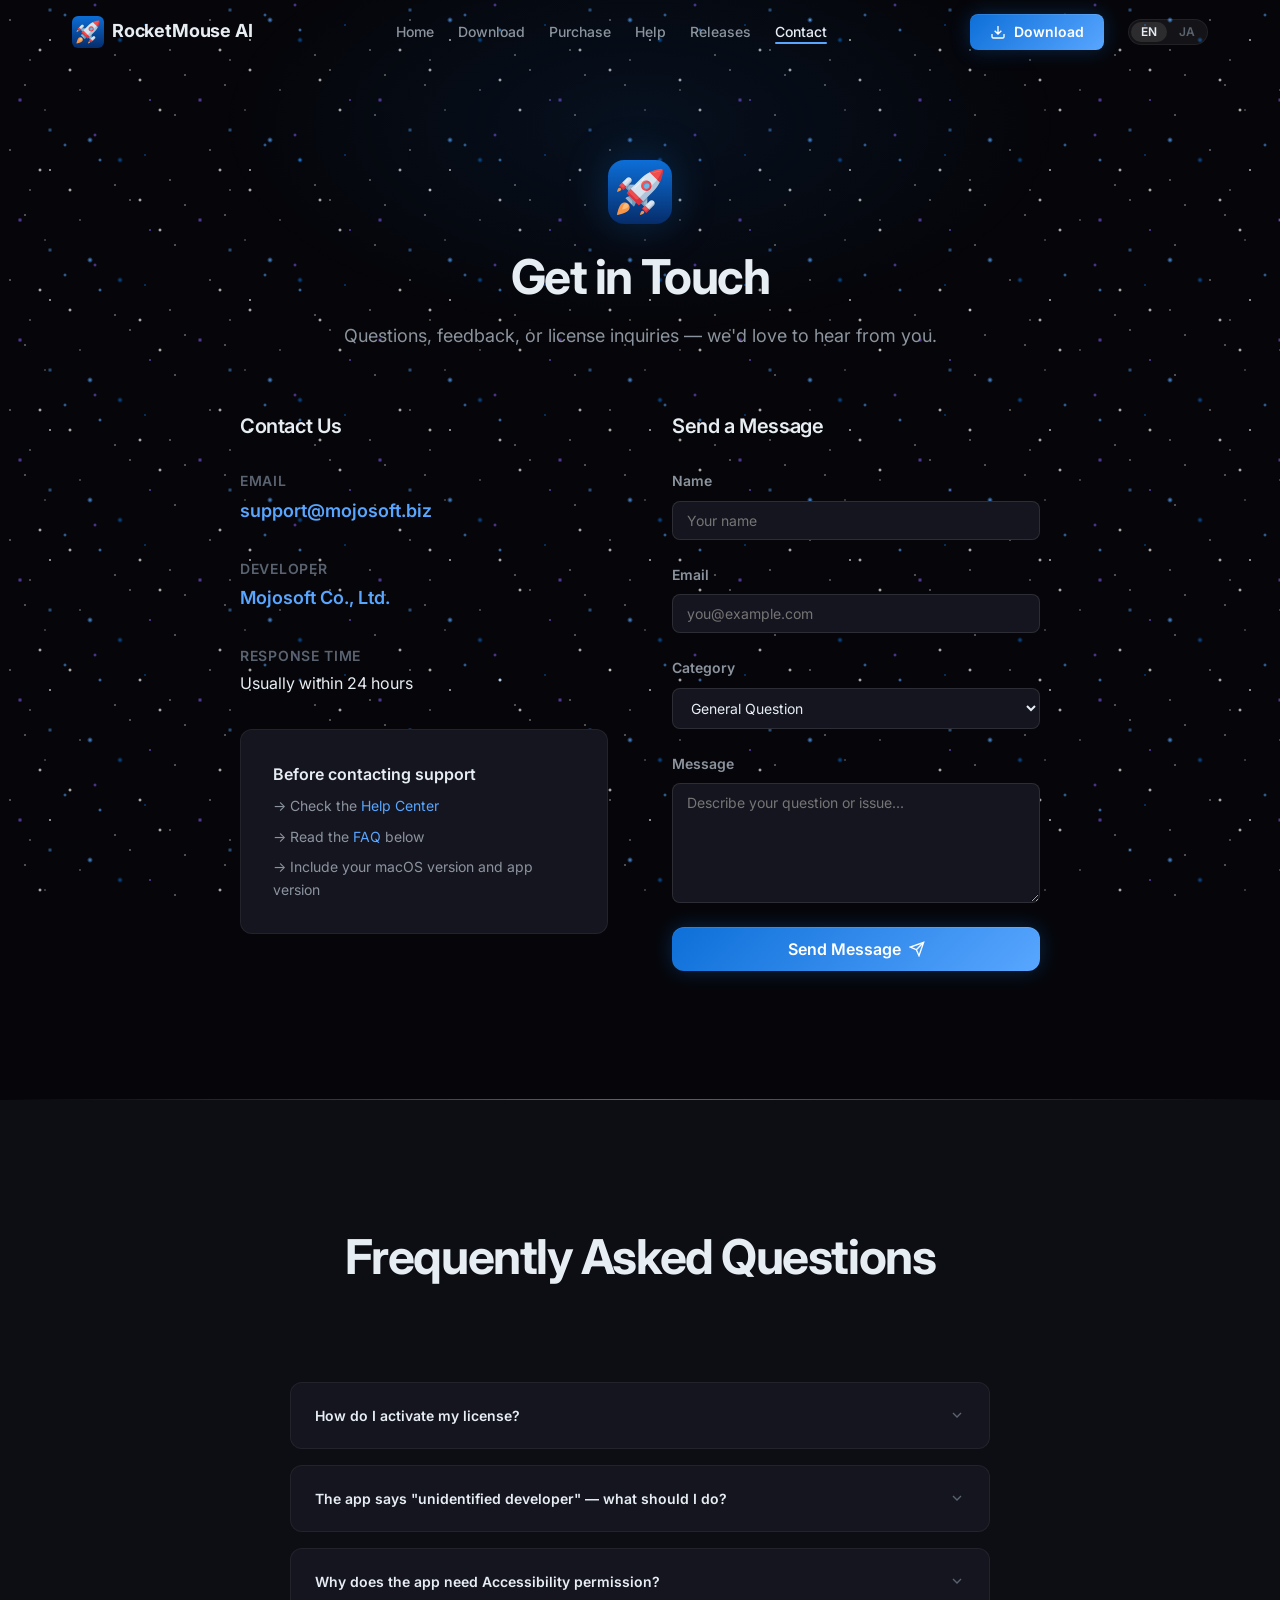
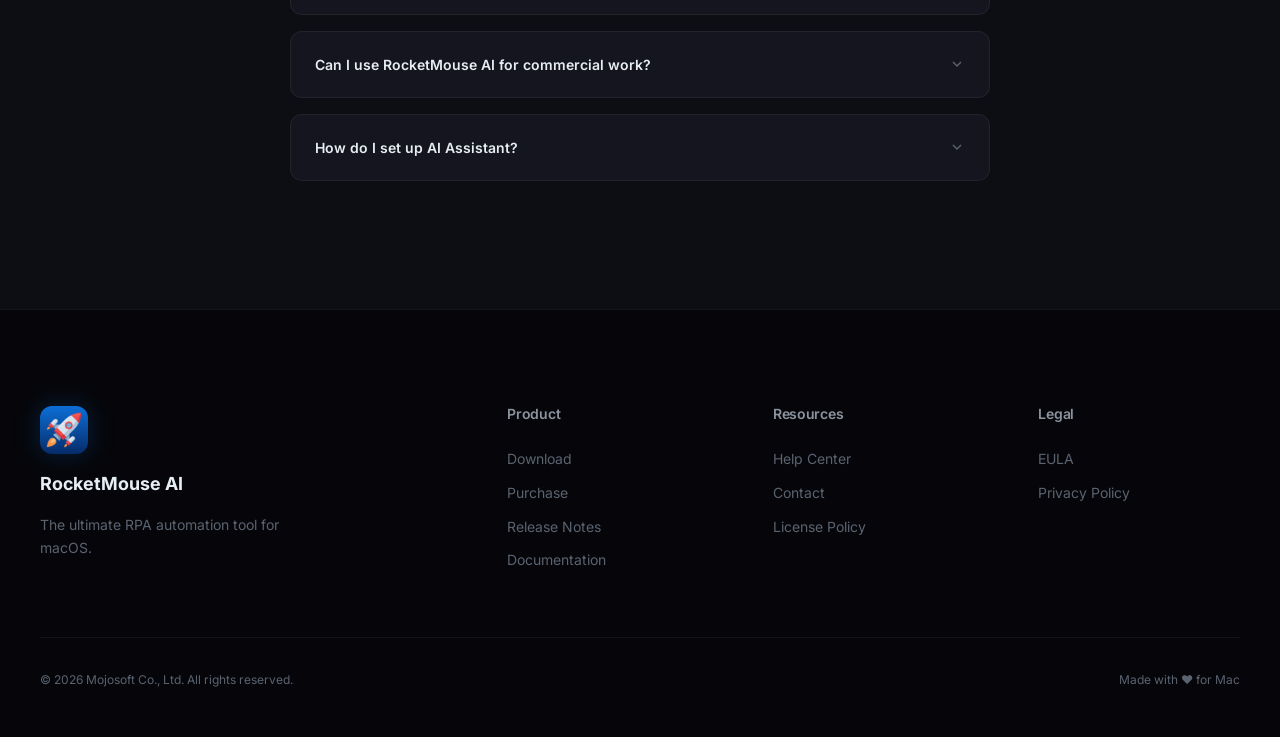
<file: contact.html>
<!DOCTYPE html>
<html lang="en">
<head>
  <meta charset="UTF-8">
  <meta name="viewport" content="width=device-width, initial-scale=1.0">
  <title>Contact — RocketMouse AI</title>
  <meta name="description" content="Get support for RocketMouse AI. Contact Mojosoft for questions, feedback, and license inquiries.">
  <meta name="theme-color" content="#06060a">
  
  
  
  <meta property="og:title" content="Contact — RocketMouse AI">
  <meta property="og:description" content="Get support for RocketMouse AI. Contact Mojosoft for questions, feedback, and license inquiries.">
  <meta property="og:type" content="website">
  <meta property="og:url" content="https://mojosoftjp.github.io/rocketmouse-mac/contact.html">
  <meta property="og:image" content="https://mojosoftjp.github.io/rocketmouse-mac/images/og-image.png">
  <meta property="og:site_name" content="Mojosoft">
  <meta name="twitter:card" content="summary_large_image">
  <meta name="twitter:title" content="Contact — RocketMouse AI">
  <meta name="twitter:description" content="Get support for RocketMouse AI. Contact Mojosoft for questions, feedback, and license inquiries.">
  <meta name="twitter:image" content="https://mojosoftjp.github.io/rocketmouse-mac/images/og-image.png">
  <link rel="apple-touch-icon" href="images/app-icon-256.png">
  <link rel="icon" type="image/png" href="images/app-icon-128.png">
  <link rel="preconnect" href="https://fonts.googleapis.com">
  <link rel="preconnect" href="https://fonts.gstatic.com" crossorigin>
  <link href="https://fonts.googleapis.com/css2?family=Inter:wght@400;500;600;700;800&display=swap" rel="stylesheet">
  <link rel="stylesheet" href="css/style.css">
  <link rel="canonical" href="https://mojosoftjp.github.io/rocketmouse-mac/contact.html">
  <link rel="alternate" href="https://mojosoftjp.github.io/rocketmouse-mac/contact.html" hreflang="en">
  <link rel="alternate" href="https://mojosoftjp.github.io/rocketmouse-mac/ja/contact.html" hreflang="ja">
  <meta name="robots" content="index, follow, max-image-preview:large">
  <meta property="og:locale" content="en_US">
  <meta property="og:image:alt" content="Contact — RocketMouse AI">
  <meta name="twitter:image:alt" content="Contact — RocketMouse AI">
  <meta property="og:image:width" content="1200">
  <meta property="og:image:height" content="630">
</head>
<body>

  <!-- Navigation -->
  <nav class="nav" role="navigation">
    <div class="nav__inner">
      <a href="index.html" class="nav__brand">
        <img src="images/app-icon-128.png" alt="RocketMouse AI" width="32" height="32">
        <span>RocketMouse AI</span>
      </a>
      <ul class="nav__links">
        <li><a href="index.html">Home</a></li>
        <li><a href="download.html">Download</a></li>
        <li><a href="pricing.html">Purchase</a></li>
        <li><a href="help.html">Help</a></li>
        <li><a href="releases.html">Releases</a></li>
        <li><a href="contact.html" class="active">Contact</a></li>
      </ul>
      <div class="nav__cta">
        <a href="download.html" class="btn btn--primary">
          <svg viewBox="0 0 24 24" fill="none" stroke="currentColor" stroke-width="2"><path d="M21 15v4a2 2 0 01-2 2H5a2 2 0 01-2-2v-4M7 10l5 5 5-5M12 15V3"/></svg>
          Download
        </a>
        <div class="lang-switch">
          <a href="contact.html" class="lang-switch__btn active">EN</a>
          <a href="ja/contact.html" class="lang-switch__btn">JA</a>
        </div>
      </div>
      <button class="nav__toggle" aria-label="Toggle menu" aria-expanded="false">
        <svg viewBox="0 0 24 24" fill="none" stroke="currentColor" stroke-width="2"><path d="M3 12h18M3 6h18M3 18h18"/></svg>
      </button>
    </div>
  </nav>


  <!-- Page Header -->
  <header class="page-header">
    <img src="images/app-icon-128.png" alt="" class="page-header__icon reveal" width="64" height="64">
    <h1 class="page-header__title reveal">Get in Touch</h1>
    <p class="page-header__desc reveal reveal-delay-1">
      Questions, feedback, or license inquiries — we'd love to hear from you.
    </p>
  </header>


  <!-- Contact Section -->
  <section class="section" style="padding-top: 0;">
    <div class="contact-grid">

      <!-- Contact Info -->
      <div class="reveal">
        <h3 style="font-size: var(--text-xl); margin-bottom: var(--space-xl);">Contact Us</h3>

        <div style="display: flex; flex-direction: column; gap: var(--space-xl);">
          <div>
            <div style="font-size: var(--text-sm); color: var(--text-tertiary); margin-bottom: var(--space-xs); text-transform: uppercase; letter-spacing: 0.05em; font-weight: 600;">Email</div>
            <a href="mailto:support@mojosoft.biz" style="font-size: var(--text-lg); font-weight: 600;">support@mojosoft.biz</a>
          </div>

          <div>
            <div style="font-size: var(--text-sm); color: var(--text-tertiary); margin-bottom: var(--space-xs); text-transform: uppercase; letter-spacing: 0.05em; font-weight: 600;">Developer</div>
            <a href="https://mojosoft.biz/" target="_blank" rel="noopener" style="font-size: var(--text-lg); font-weight: 600;">Mojosoft Co., Ltd.</a>
          </div>

          <div>
            <div style="font-size: var(--text-sm); color: var(--text-tertiary); margin-bottom: var(--space-xs); text-transform: uppercase; letter-spacing: 0.05em; font-weight: 600;">Response Time</div>
            <div style="font-size: var(--text-base);">Usually within 24 hours</div>
          </div>

          <div style="padding: var(--space-xl); background: var(--bg-card); border: 1px solid var(--border-subtle); border-radius: var(--radius-lg);">
            <div style="font-weight: 600; margin-bottom: var(--space-sm);">Before contacting support</div>
            <ul style="font-size: var(--text-sm); color: var(--text-secondary); list-style: none; display: flex; flex-direction: column; gap: var(--space-sm);">
              <li>&rarr; Check the <a href="help.html">Help Center</a></li>
              <li>&rarr; Read the <a href="#faq">FAQ</a> below</li>
              <li>&rarr; Include your macOS version and app version</li>
            </ul>
          </div>
        </div>
      </div>

      <!-- Contact Form -->
      <div class="reveal reveal-delay-1">
        <h3 style="font-size: var(--text-xl); margin-bottom: var(--space-xl);">Send a Message</h3>

        <!-- TODO: Replace with your Formspree form ID (https://formspree.io) -->
        <form class="contact-form" action="https://formspree.io/f/placeholder" method="POST">
          <div class="form-group">
            <label for="name">Name</label>
            <input type="text" id="name" name="name" placeholder="Your name" required>
          </div>

          <div class="form-group">
            <label for="email">Email</label>
            <input type="email" id="email" name="email" placeholder="you@example.com" required>
          </div>

          <div class="form-group">
            <label for="category">Category</label>
            <select id="category" name="category">
              <option value="general">General Question</option>
              <option value="bug">Bug Report</option>
              <option value="feature">Feature Request</option>
              <option value="license">License / Purchase</option>
              <option value="other">Other</option>
            </select>
          </div>

          <div class="form-group">
            <label for="message">Message</label>
            <textarea id="message" name="message" placeholder="Describe your question or issue..." required></textarea>
          </div>

          <button type="submit" class="btn btn--primary btn--large">
            Send Message
            <svg viewBox="0 0 24 24" fill="none" stroke="currentColor" stroke-width="2"><path d="M22 2L11 13M22 2l-7 20-4-9-9-4 20-7z"/></svg>
          </button>
        </form>
      </div>

    </div>
  </section>


  <hr class="glow-line">


  <!-- FAQ -->
  <section class="section section--alt" id="faq">
    <div class="section__header reveal">
      <h2 class="section__title">Frequently Asked Questions</h2>
    </div>

    <div class="faq-list" style="max-width: 700px; margin: 0 auto;">
      <div class="faq-item reveal">
        <button class="faq-item__question">
          How do I activate my license?
          <svg viewBox="0 0 24 24" fill="none" stroke="currentColor" stroke-width="2"><polyline points="6 9 12 15 18 9"/></svg>
        </button>
        <div class="faq-item__answer">
          <p>After purchasing, you'll receive a license key via email. Go to RocketMouse AI &rarr; About &rarr; Enter License Key to activate.</p>
        </div>
      </div>

      <div class="faq-item reveal">
        <button class="faq-item__question">
          The app says "unidentified developer" — what should I do?
          <svg viewBox="0 0 24 24" fill="none" stroke="currentColor" stroke-width="2"><polyline points="6 9 12 15 18 9"/></svg>
        </button>
        <div class="faq-item__answer">
          <p>RocketMouse AI is signed and notarized by Apple. If you see this message, right-click the app and choose "Open". This only needs to be done once. If the issue persists, check that you downloaded the official DMG from this website.</p>
        </div>
      </div>

      <div class="faq-item reveal">
        <button class="faq-item__question">
          Why does the app need Accessibility permission?
          <svg viewBox="0 0 24 24" fill="none" stroke="currentColor" stroke-width="2"><polyline points="6 9 12 15 18 9"/></svg>
        </button>
        <div class="faq-item__answer">
          <p>RPA automation requires controlling mouse, keyboard, and windows on your Mac. macOS requires explicit Accessibility permission for these operations. This permission is only used for your macros — we don't collect any data.</p>
        </div>
      </div>

      <div class="faq-item reveal">
        <button class="faq-item__question">
          Can I use RocketMouse AI for commercial work?
          <svg viewBox="0 0 24 24" fill="none" stroke="currentColor" stroke-width="2"><polyline points="6 9 12 15 18 9"/></svg>
        </button>
        <div class="faq-item__answer">
          <p>Yes! Both Personal and Business licenses allow commercial use. The Business license is recommended for teams as it supports unlimited devices and cross-platform compatibility.</p>
        </div>
      </div>

      <div class="faq-item reveal">
        <button class="faq-item__question">
          How do I set up AI Assistant?
          <svg viewBox="0 0 24 24" fill="none" stroke="currentColor" stroke-width="2"><polyline points="6 9 12 15 18 9"/></svg>
        </button>
        <div class="faq-item__answer">
          <p>Go to Settings &rarr; AI Settings. On macOS 26+, Apple Intelligence is available as a free on-device option (no API key needed). For cloud providers, select OpenAI, Anthropic, Google, Groq, or Custom &rarr; enter your API key. Your key is stored securely in macOS Keychain.</p>
        </div>
      </div>
    </div>
  </section>


  <!-- Footer -->
  <footer class="footer">
    <div class="footer__inner">
      <div class="footer__brand">
        <img src="images/app-icon-128.png" alt="RocketMouse AI" class="footer__brand-icon" width="48" height="48">
        <div class="footer__brand-name">
          RocketMouse AI
        </div>
        <p class="footer__brand-desc">The ultimate RPA automation tool for macOS.</p>
      </div>
      <div>
        <h4 class="footer__col-title">Product</h4>
        <ul class="footer__links">
          <li><a href="download.html">Download</a></li>
          <li><a href="pricing.html">Purchase</a></li>
          <li><a href="releases.html">Release Notes</a></li>
          <li><a href="help.html">Documentation</a></li>
        </ul>
      </div>
      <div>
        <h4 class="footer__col-title">Resources</h4>
        <ul class="footer__links">
          <li><a href="help.html">Help Center</a></li>
          <li><a href="contact.html">Contact</a></li>
          <li><a href="license.html">License Policy</a></li>
        </ul>
      </div>
      <div>
        <h4 class="footer__col-title">Legal</h4>
        <ul class="footer__links">
          <li><a href="license.html">EULA</a></li>
          <li><a href="license.html">Privacy Policy</a></li>
        </ul>
      </div>
    </div>
    <div class="footer__bottom">
      <span>&copy; 2026 <a href="https://mojosoft.biz/" target="_blank" rel="noopener">Mojosoft Co., Ltd.</a> All rights reserved.</span>
      <span>Made with &#x2764; for Mac</span>
    </div>
  </footer>

  <script src="js/main.js"></script>
</body>
</html>
</file>
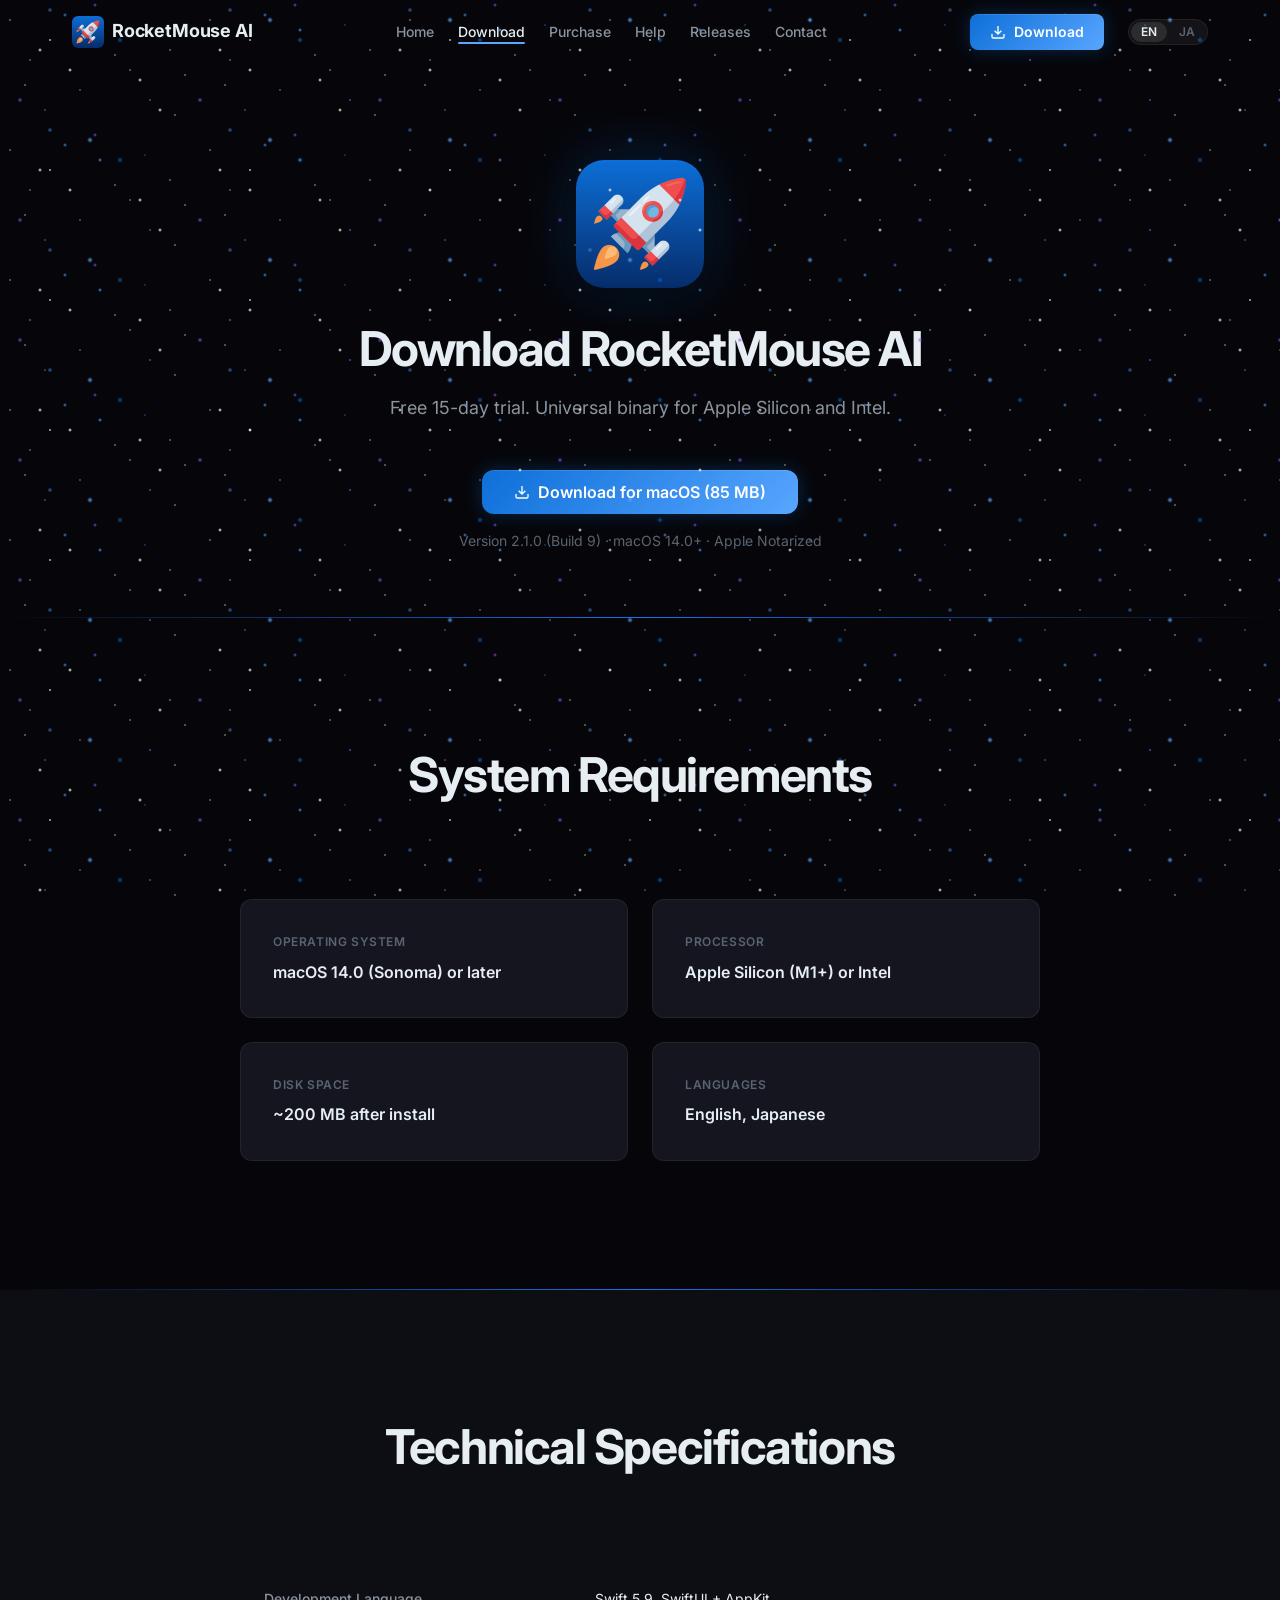
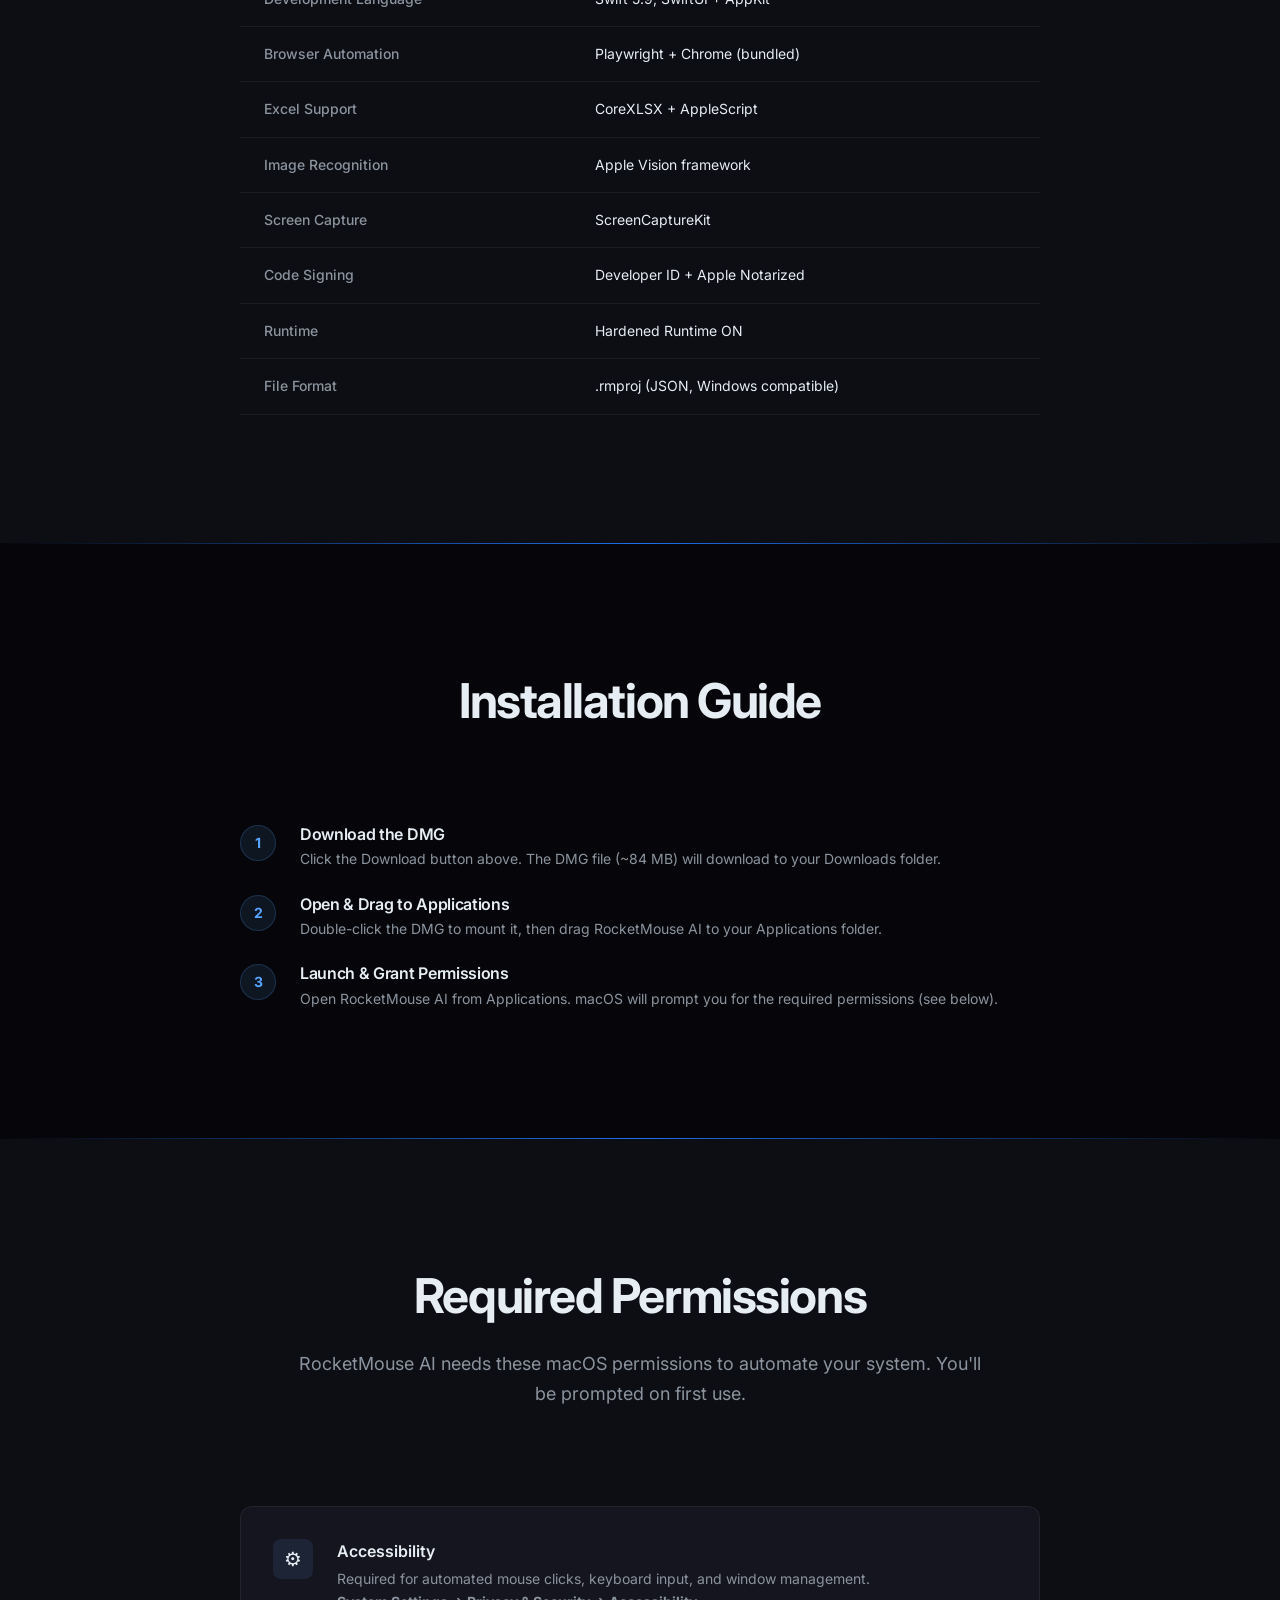
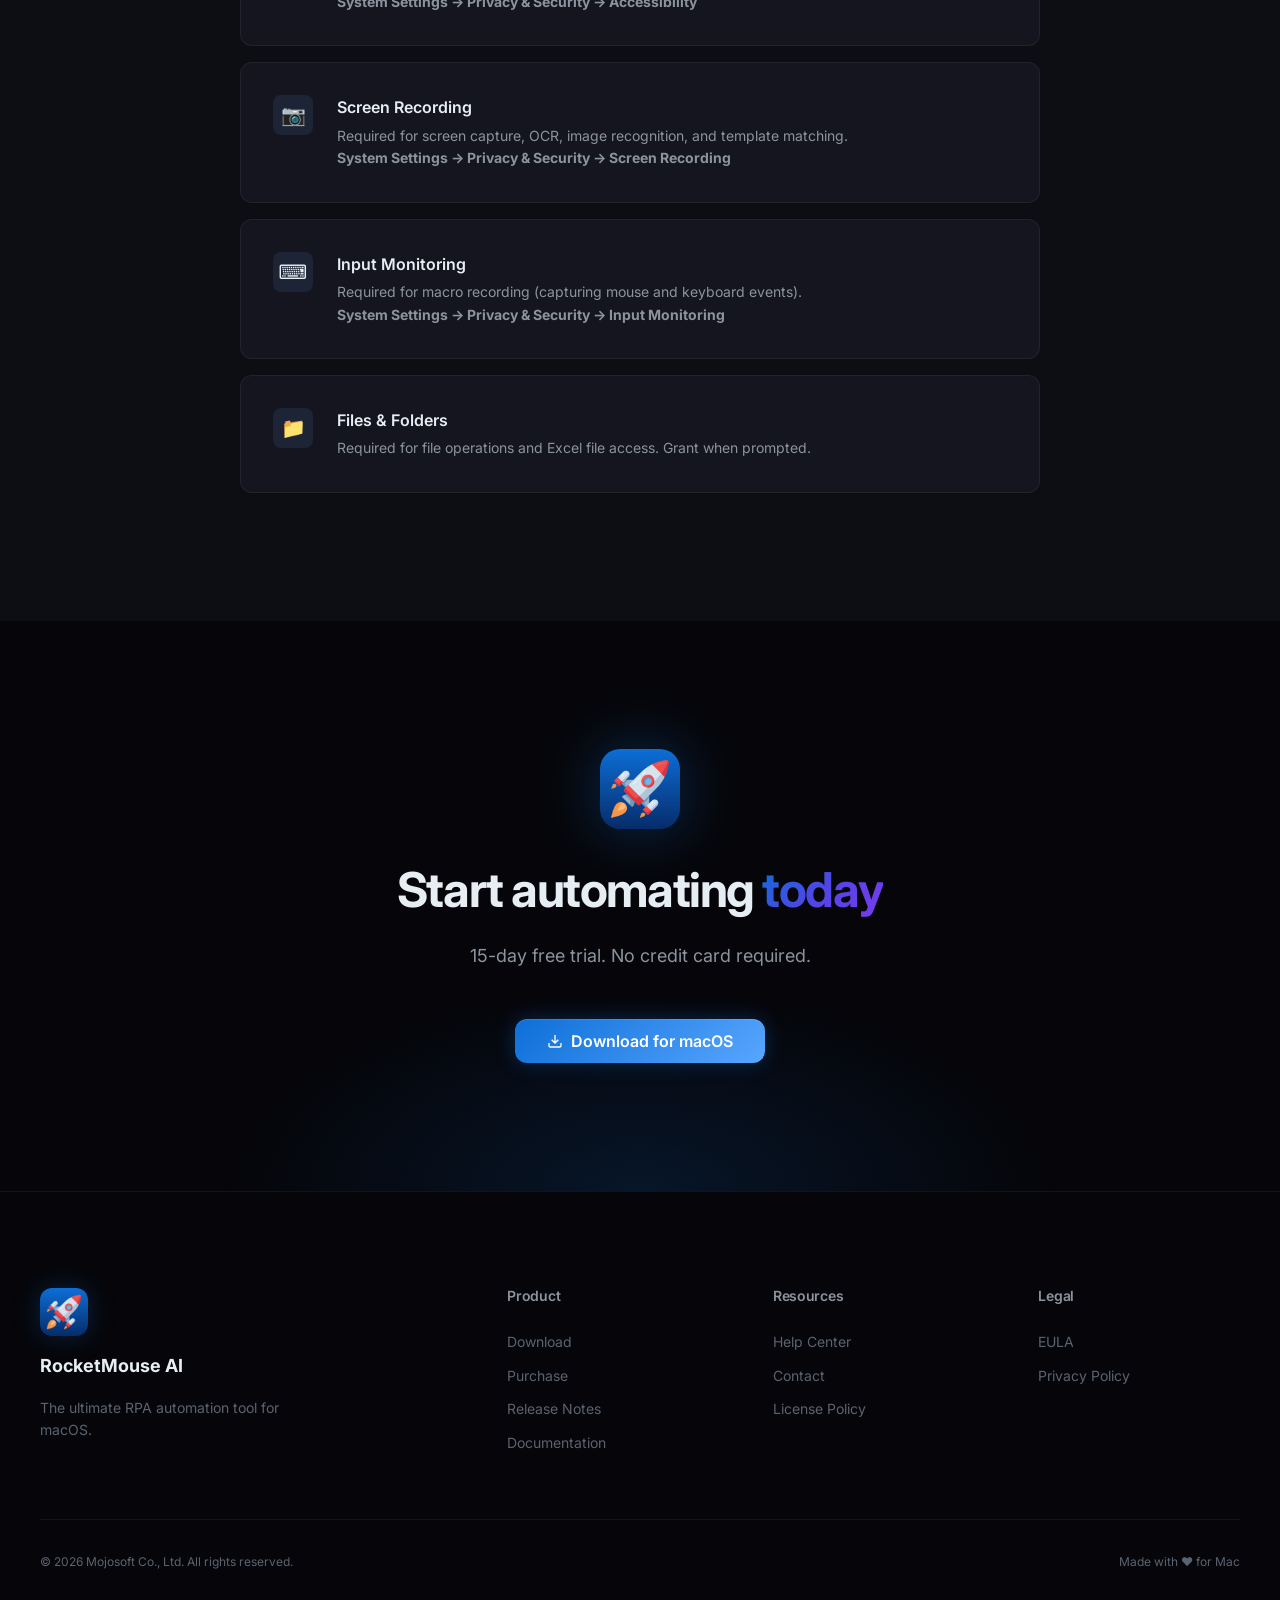
<file: download.html>
<!DOCTYPE html>
<html lang="en">
<head>
  <meta charset="UTF-8">
  <meta name="viewport" content="width=device-width, initial-scale=1.0">
  <title>Download — RocketMouse AI</title>
  <meta name="description" content="Download RocketMouse AI for macOS. Free 15-day trial. Apple Silicon and Intel supported.">
  <meta name="theme-color" content="#06060a">
  
  
  
  <meta property="og:title" content="Download — RocketMouse AI">
  <meta property="og:description" content="Download RocketMouse AI for macOS. Free 15-day trial. Apple Silicon and Intel supported.">
  <meta property="og:type" content="website">
  <meta property="og:url" content="https://mojosoftjp.github.io/rocketmouse-mac/download.html">
  <meta property="og:image" content="https://mojosoftjp.github.io/rocketmouse-mac/images/og-image.png">
  <meta property="og:site_name" content="Mojosoft">
  <meta name="twitter:card" content="summary_large_image">
  <meta name="twitter:title" content="Download — RocketMouse AI">
  <meta name="twitter:description" content="Download RocketMouse AI for macOS. Free 15-day trial. Apple Silicon and Intel supported.">
  <meta name="twitter:image" content="https://mojosoftjp.github.io/rocketmouse-mac/images/og-image.png">
  <link rel="apple-touch-icon" href="images/app-icon-256.png">
  <link rel="icon" type="image/png" href="images/app-icon-128.png">
  <link rel="preconnect" href="https://fonts.googleapis.com">
  <link rel="preconnect" href="https://fonts.gstatic.com" crossorigin>
  <link href="https://fonts.googleapis.com/css2?family=Inter:wght@400;500;600;700;800&display=swap" rel="stylesheet">
  <link rel="stylesheet" href="css/style.css">
  <link rel="canonical" href="https://mojosoftjp.github.io/rocketmouse-mac/download.html">
  <link rel="alternate" href="https://mojosoftjp.github.io/rocketmouse-mac/download.html" hreflang="en">
  <link rel="alternate" href="https://mojosoftjp.github.io/rocketmouse-mac/ja/download.html" hreflang="ja">
  <meta name="robots" content="index, follow, max-image-preview:large">
  <meta property="og:locale" content="en_US">
  <meta property="og:image:alt" content="Download — RocketMouse AI">
  <meta name="twitter:image:alt" content="Download — RocketMouse AI">
  <meta property="og:image:width" content="1200">
  <meta property="og:image:height" content="630">
</head>
<body>

  <!-- Navigation -->
  <nav class="nav" role="navigation">
    <div class="nav__inner">
      <a href="index.html" class="nav__brand">
        <img src="images/app-icon-128.png" alt="RocketMouse AI" width="32" height="32">
        <span>RocketMouse AI</span>
      </a>
      <ul class="nav__links">
        <li><a href="index.html">Home</a></li>
        <li><a href="download.html" class="active">Download</a></li>
        <li><a href="pricing.html">Purchase</a></li>
        <li><a href="help.html">Help</a></li>
        <li><a href="releases.html">Releases</a></li>
        <li><a href="contact.html">Contact</a></li>
      </ul>
      <div class="nav__cta">
        <a href="download.html" class="btn btn--primary">
          <svg viewBox="0 0 24 24" fill="none" stroke="currentColor" stroke-width="2"><path d="M21 15v4a2 2 0 01-2 2H5a2 2 0 01-2-2v-4M7 10l5 5 5-5M12 15V3"/></svg>
          Download
        </a>
        <div class="lang-switch">
          <a href="download.html" class="lang-switch__btn active">EN</a>
          <a href="ja/download.html" class="lang-switch__btn">JA</a>
        </div>
      </div>
      <button class="nav__toggle" aria-label="Toggle menu" aria-expanded="false">
        <svg viewBox="0 0 24 24" fill="none" stroke="currentColor" stroke-width="2"><path d="M3 12h18M3 6h18M3 18h18"/></svg>
      </button>
    </div>
  </nav>


  <!-- Download Hero -->
  <section class="download-hero">
    <img src="images/app-icon.png" alt="RocketMouse AI" class="download-hero__icon reveal" width="128" height="128">
    <h1 class="page-header__title reveal reveal-delay-1">Download RocketMouse AI</h1>
    <p class="page-header__desc reveal reveal-delay-2">
      Free 15-day trial. Universal binary for Apple Silicon and Intel.
    </p>
    <div style="margin-top: var(--space-2xl);" class="reveal reveal-delay-3">
      <a href="https://mojosoft.biz/RocketMouseAI_2.1.0.dmg" class="btn btn--primary btn--large">
        <svg viewBox="0 0 24 24" fill="none" stroke="currentColor" stroke-width="2"><path d="M21 15v4a2 2 0 01-2 2H5a2 2 0 01-2-2v-4M7 10l5 5 5-5M12 15V3"/></svg>
        Download for macOS (85 MB)
      </a>
    </div>
    <p class="download-hero__version reveal reveal-delay-4">
      Version 2.1.0 (Build 9) &middot; macOS 14.0+ &middot; Apple Notarized
    </p>
  </section>


  <hr class="glow-line">


  <!-- System Requirements -->
  <section class="section">
    <div class="section__header reveal">
      <h2 class="section__title">System Requirements</h2>
    </div>

    <div class="requirements-grid">
      <div class="requirement-card reveal">
        <div class="requirement-card__label">Operating System</div>
        <div class="requirement-card__value">macOS 14.0 (Sonoma) or later</div>
      </div>
      <div class="requirement-card reveal reveal-delay-1">
        <div class="requirement-card__label">Processor</div>
        <div class="requirement-card__value">Apple Silicon (M1+) or Intel</div>
      </div>
      <div class="requirement-card reveal reveal-delay-2">
        <div class="requirement-card__label">Disk Space</div>
        <div class="requirement-card__value">~200 MB after install</div>
      </div>
      <div class="requirement-card reveal reveal-delay-3">
        <div class="requirement-card__label">Languages</div>
        <div class="requirement-card__value">English, Japanese</div>
      </div>
    </div>
  </section>


  <hr class="glow-line">


  <!-- Technical Specifications -->
  <section class="section section--alt">
    <div class="section__header reveal">
      <h2 class="section__title">Technical Specifications</h2>
    </div>

    <table class="spec-table reveal">
      <tbody>
        <tr>
          <td>Development Language</td>
          <td>Swift 5.9, SwiftUI + AppKit</td>
        </tr>
        <tr>
          <td>Browser Automation</td>
          <td>Playwright + Chrome (bundled)</td>
        </tr>
        <tr>
          <td>Excel Support</td>
          <td>CoreXLSX + AppleScript</td>
        </tr>
        <tr>
          <td>Image Recognition</td>
          <td>Apple Vision framework</td>
        </tr>
        <tr>
          <td>Screen Capture</td>
          <td>ScreenCaptureKit</td>
        </tr>
        <tr>
          <td>Code Signing</td>
          <td>Developer ID + Apple Notarized</td>
        </tr>
        <tr>
          <td>Runtime</td>
          <td>Hardened Runtime ON</td>
        </tr>
        <tr>
          <td>File Format</td>
          <td>.rmproj (JSON, Windows compatible)</td>
        </tr>
      </tbody>
    </table>
  </section>


  <hr class="glow-line">


  <!-- Installation Guide -->
  <section class="section">
    <div class="section__header reveal">
      <h2 class="section__title">Installation Guide</h2>
    </div>

    <div class="install-steps">
      <div class="install-step reveal">
        <div class="install-step__number">1</div>
        <div class="install-step__content">
          <h4>Download the DMG</h4>
          <p>Click the Download button above. The DMG file (~84 MB) will download to your Downloads folder.</p>
        </div>
      </div>

      <div class="install-step reveal reveal-delay-1">
        <div class="install-step__number">2</div>
        <div class="install-step__content">
          <h4>Open &amp; Drag to Applications</h4>
          <p>Double-click the DMG to mount it, then drag RocketMouse AI to your Applications folder.</p>
        </div>
      </div>

      <div class="install-step reveal reveal-delay-2">
        <div class="install-step__number">3</div>
        <div class="install-step__content">
          <h4>Launch &amp; Grant Permissions</h4>
          <p>Open RocketMouse AI from Applications. macOS will prompt you for the required permissions (see below).</p>
        </div>
      </div>
    </div>
  </section>


  <hr class="glow-line">


  <!-- Required Permissions -->
  <section class="section section--alt">
    <div class="section__header reveal">
      <h2 class="section__title">Required Permissions</h2>
      <p class="section__desc">
        RocketMouse AI needs these macOS permissions to automate your system.
        You'll be prompted on first use.
      </p>
    </div>

    <div class="permissions-list">
      <div class="permission-item reveal">
        <div class="permission-item__icon">&#x2699;&#xFE0F;</div>
        <div>
          <div class="permission-item__title">Accessibility</div>
          <p class="permission-item__desc">
            Required for automated mouse clicks, keyboard input, and window management.
            <br><strong>System Settings &rarr; Privacy &amp; Security &rarr; Accessibility</strong>
          </p>
        </div>
      </div>

      <div class="permission-item reveal reveal-delay-1">
        <div class="permission-item__icon">&#x1F4F7;</div>
        <div>
          <div class="permission-item__title">Screen Recording</div>
          <p class="permission-item__desc">
            Required for screen capture, OCR, image recognition, and template matching.
            <br><strong>System Settings &rarr; Privacy &amp; Security &rarr; Screen Recording</strong>
          </p>
        </div>
      </div>

      <div class="permission-item reveal reveal-delay-2">
        <div class="permission-item__icon">&#x2328;&#xFE0F;</div>
        <div>
          <div class="permission-item__title">Input Monitoring</div>
          <p class="permission-item__desc">
            Required for macro recording (capturing mouse and keyboard events).
            <br><strong>System Settings &rarr; Privacy &amp; Security &rarr; Input Monitoring</strong>
          </p>
        </div>
      </div>

      <div class="permission-item reveal reveal-delay-3">
        <div class="permission-item__icon">&#x1F4C1;</div>
        <div>
          <div class="permission-item__title">Files &amp; Folders</div>
          <p class="permission-item__desc">
            Required for file operations and Excel file access. Grant when prompted.
          </p>
        </div>
      </div>
    </div>
  </section>


  <!-- CTA -->
  <section class="cta-section">
    <img src="images/app-icon.png" alt="" class="cta-icon reveal" width="80" height="80">
    <h2 class="cta__title reveal">Start automating <span class="text-gradient">today</span></h2>
    <p class="cta__desc reveal reveal-delay-1">15-day free trial. No credit card required.</p>
    <div class="cta__actions reveal reveal-delay-2">
      <a href="https://mojosoft.biz/RocketMouseAI_2.1.0.dmg" class="btn btn--primary btn--large">
        <svg viewBox="0 0 24 24" fill="none" stroke="currentColor" stroke-width="2"><path d="M21 15v4a2 2 0 01-2 2H5a2 2 0 01-2-2v-4M7 10l5 5 5-5M12 15V3"/></svg>
        Download for macOS
      </a>
    </div>
  </section>


  <!-- Footer -->
  <footer class="footer">
    <div class="footer__inner">
      <div class="footer__brand">
        <img src="images/app-icon-128.png" alt="RocketMouse AI" class="footer__brand-icon" width="48" height="48">
        <div class="footer__brand-name">
          RocketMouse AI
        </div>
        <p class="footer__brand-desc">The ultimate RPA automation tool for macOS.</p>
      </div>
      <div>
        <h4 class="footer__col-title">Product</h4>
        <ul class="footer__links">
          <li><a href="download.html">Download</a></li>
          <li><a href="pricing.html">Purchase</a></li>
          <li><a href="releases.html">Release Notes</a></li>
          <li><a href="help.html">Documentation</a></li>
        </ul>
      </div>
      <div>
        <h4 class="footer__col-title">Resources</h4>
        <ul class="footer__links">
          <li><a href="help.html">Help Center</a></li>
          <li><a href="contact.html">Contact</a></li>
          <li><a href="license.html">License Policy</a></li>
        </ul>
      </div>
      <div>
        <h4 class="footer__col-title">Legal</h4>
        <ul class="footer__links">
          <li><a href="license.html">EULA</a></li>
          <li><a href="license.html">Privacy Policy</a></li>
        </ul>
      </div>
    </div>
    <div class="footer__bottom">
      <span>&copy; 2026 <a href="https://mojosoft.biz/" target="_blank" rel="noopener">Mojosoft Co., Ltd.</a> All rights reserved.</span>
      <span>Made with &#x2764; for Mac</span>
    </div>
  </footer>

  <script src="js/main.js"></script>
</body>
</html>
</file>
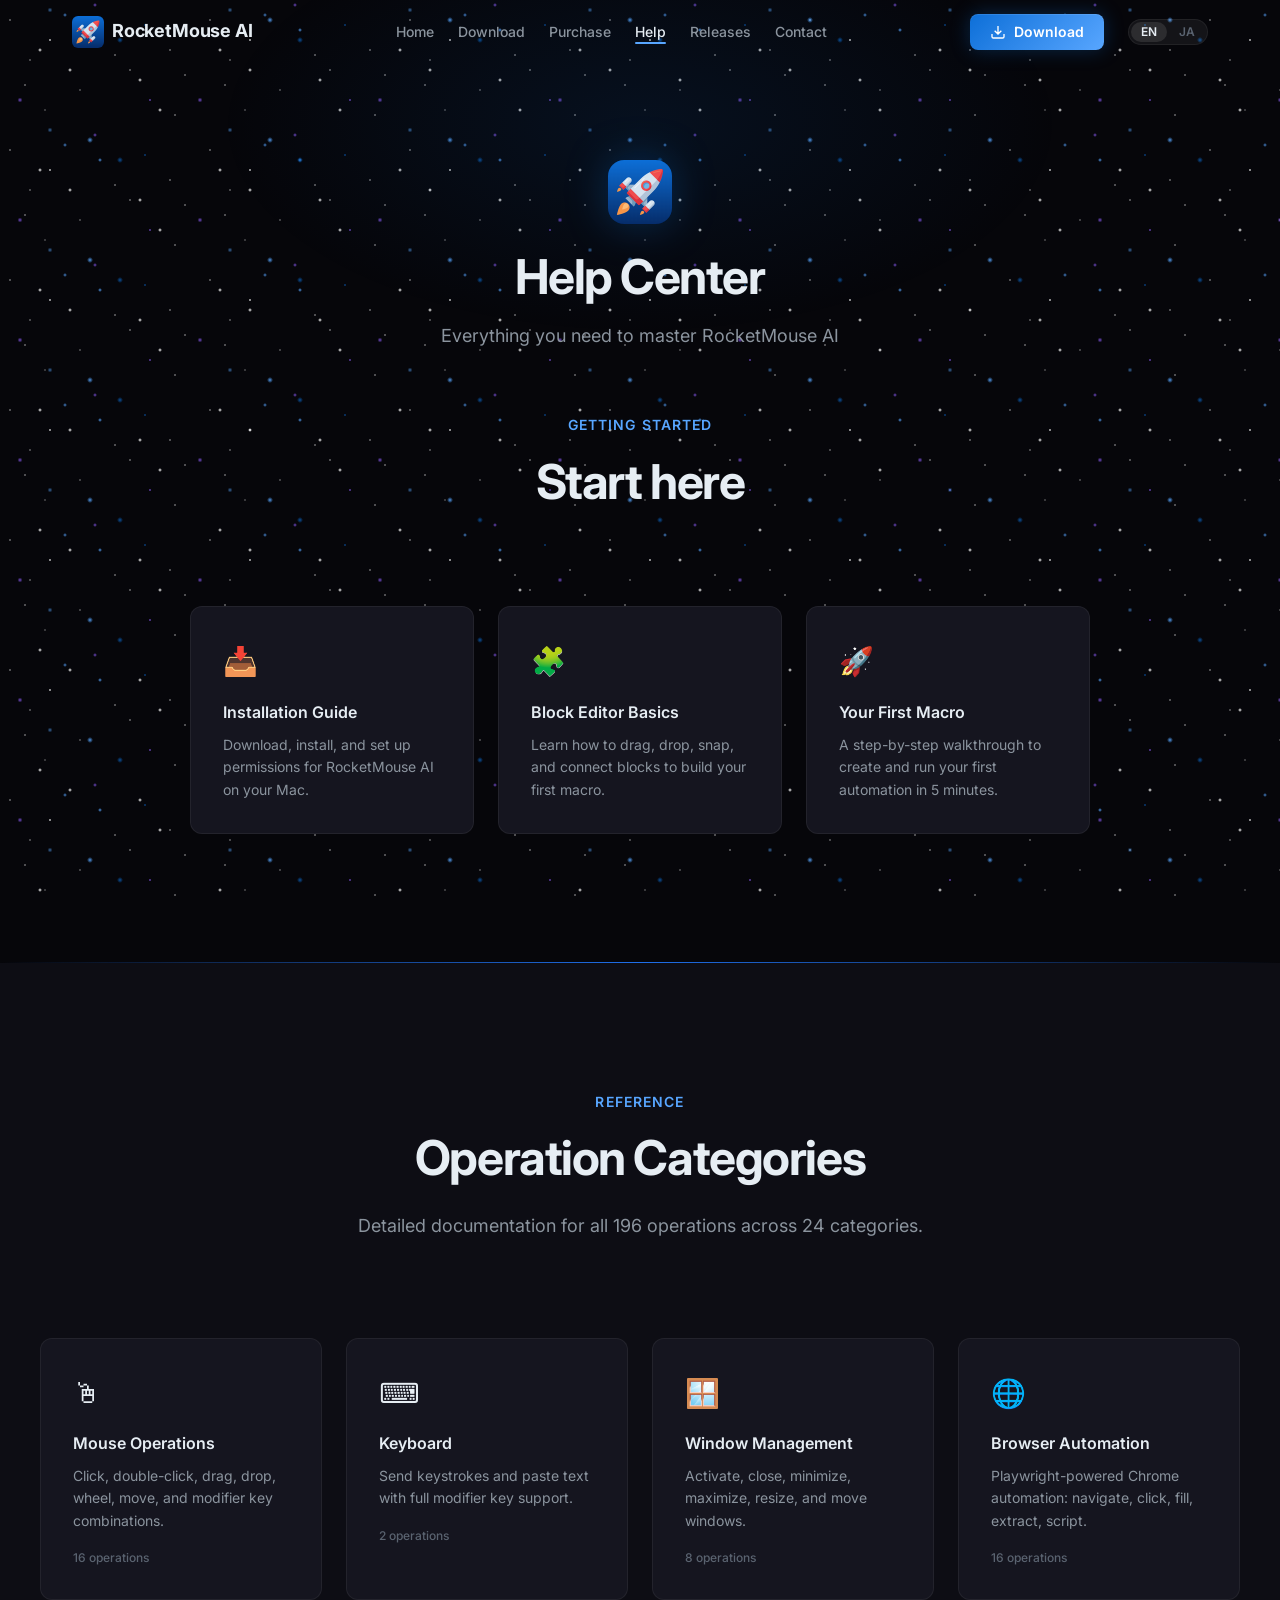
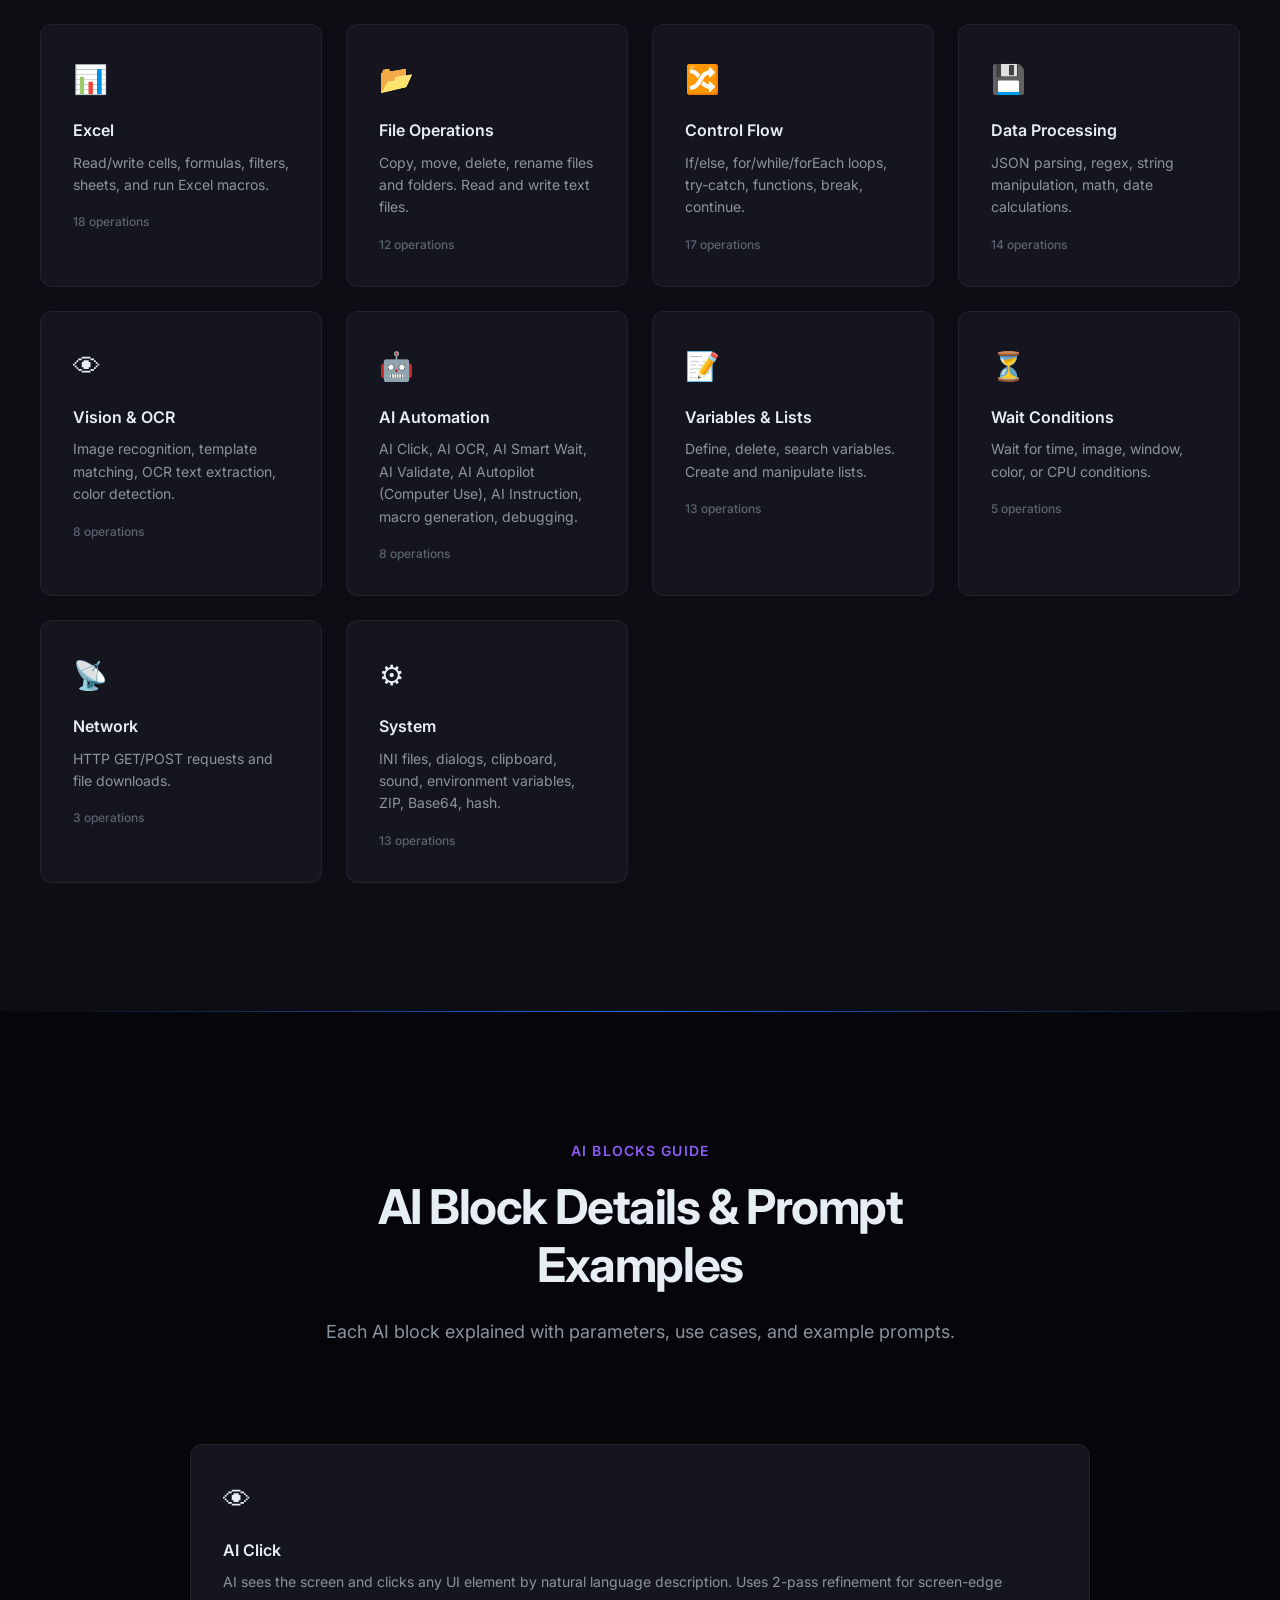
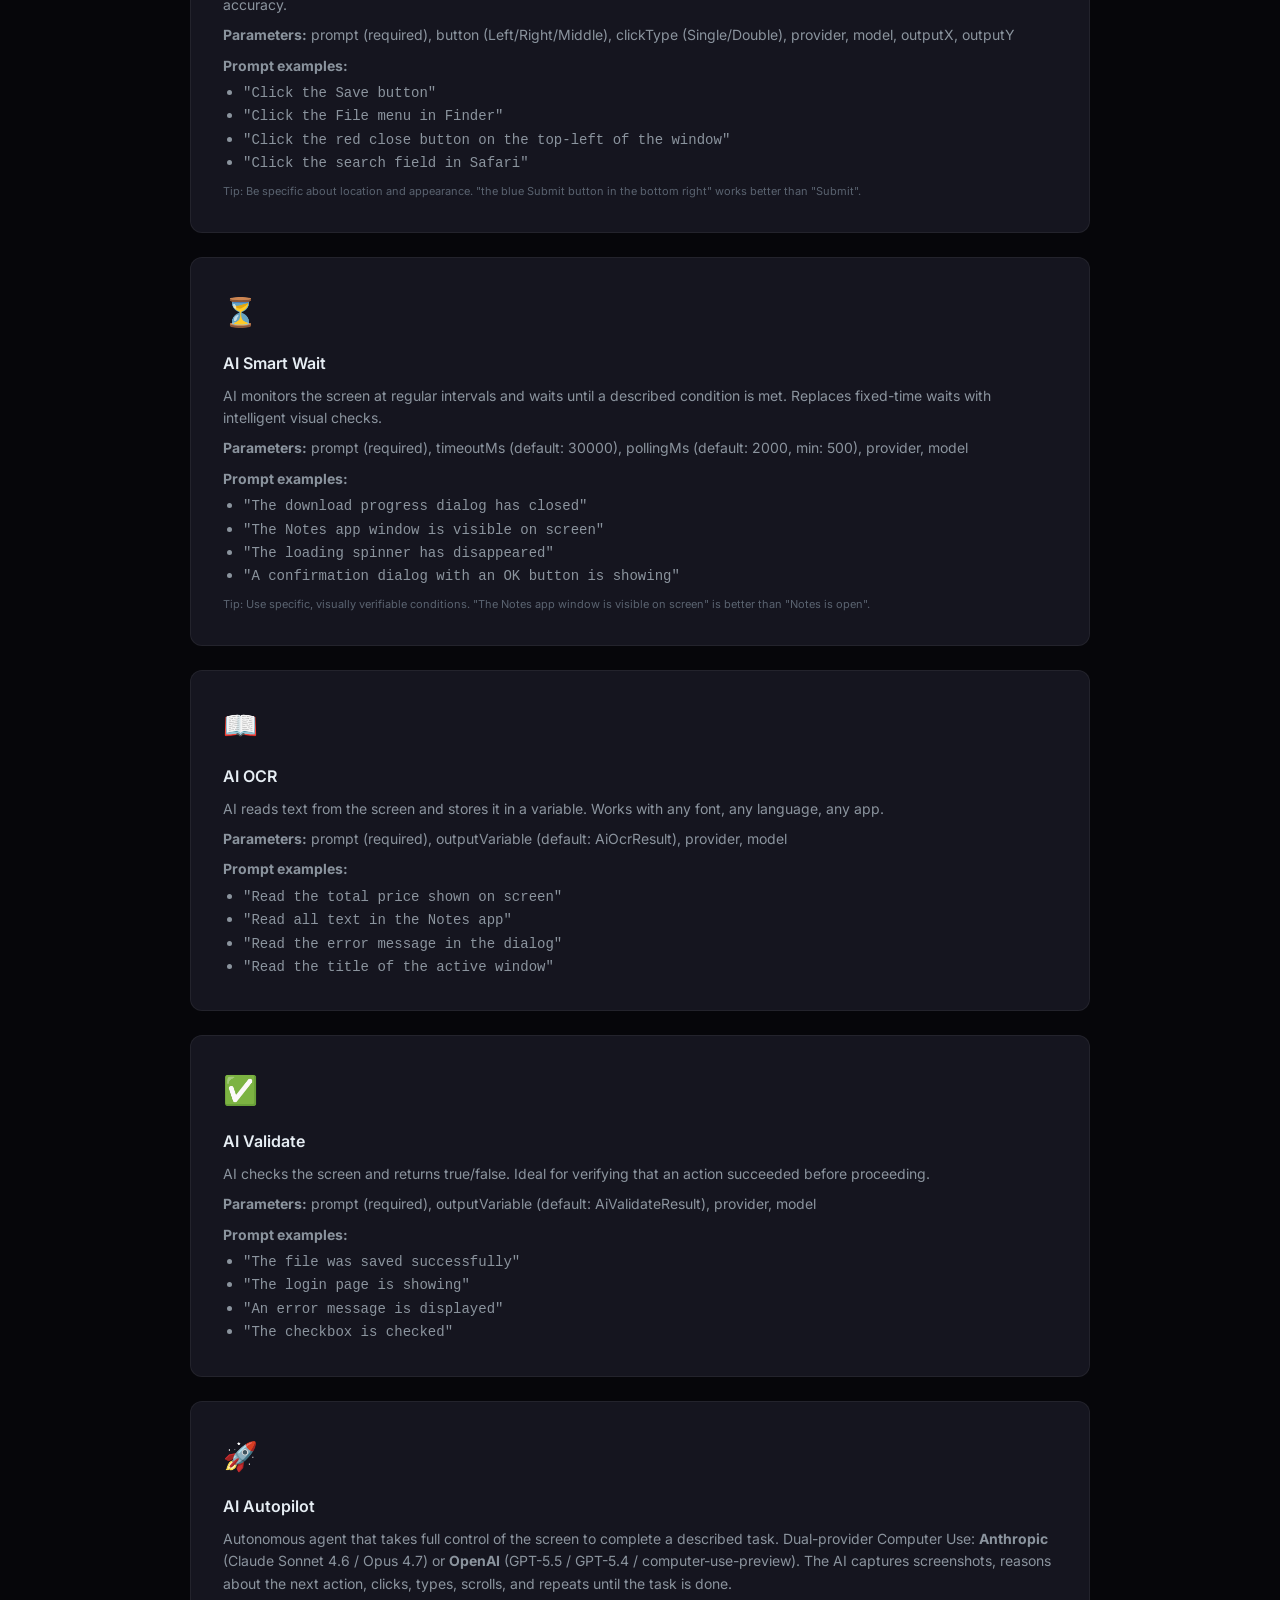
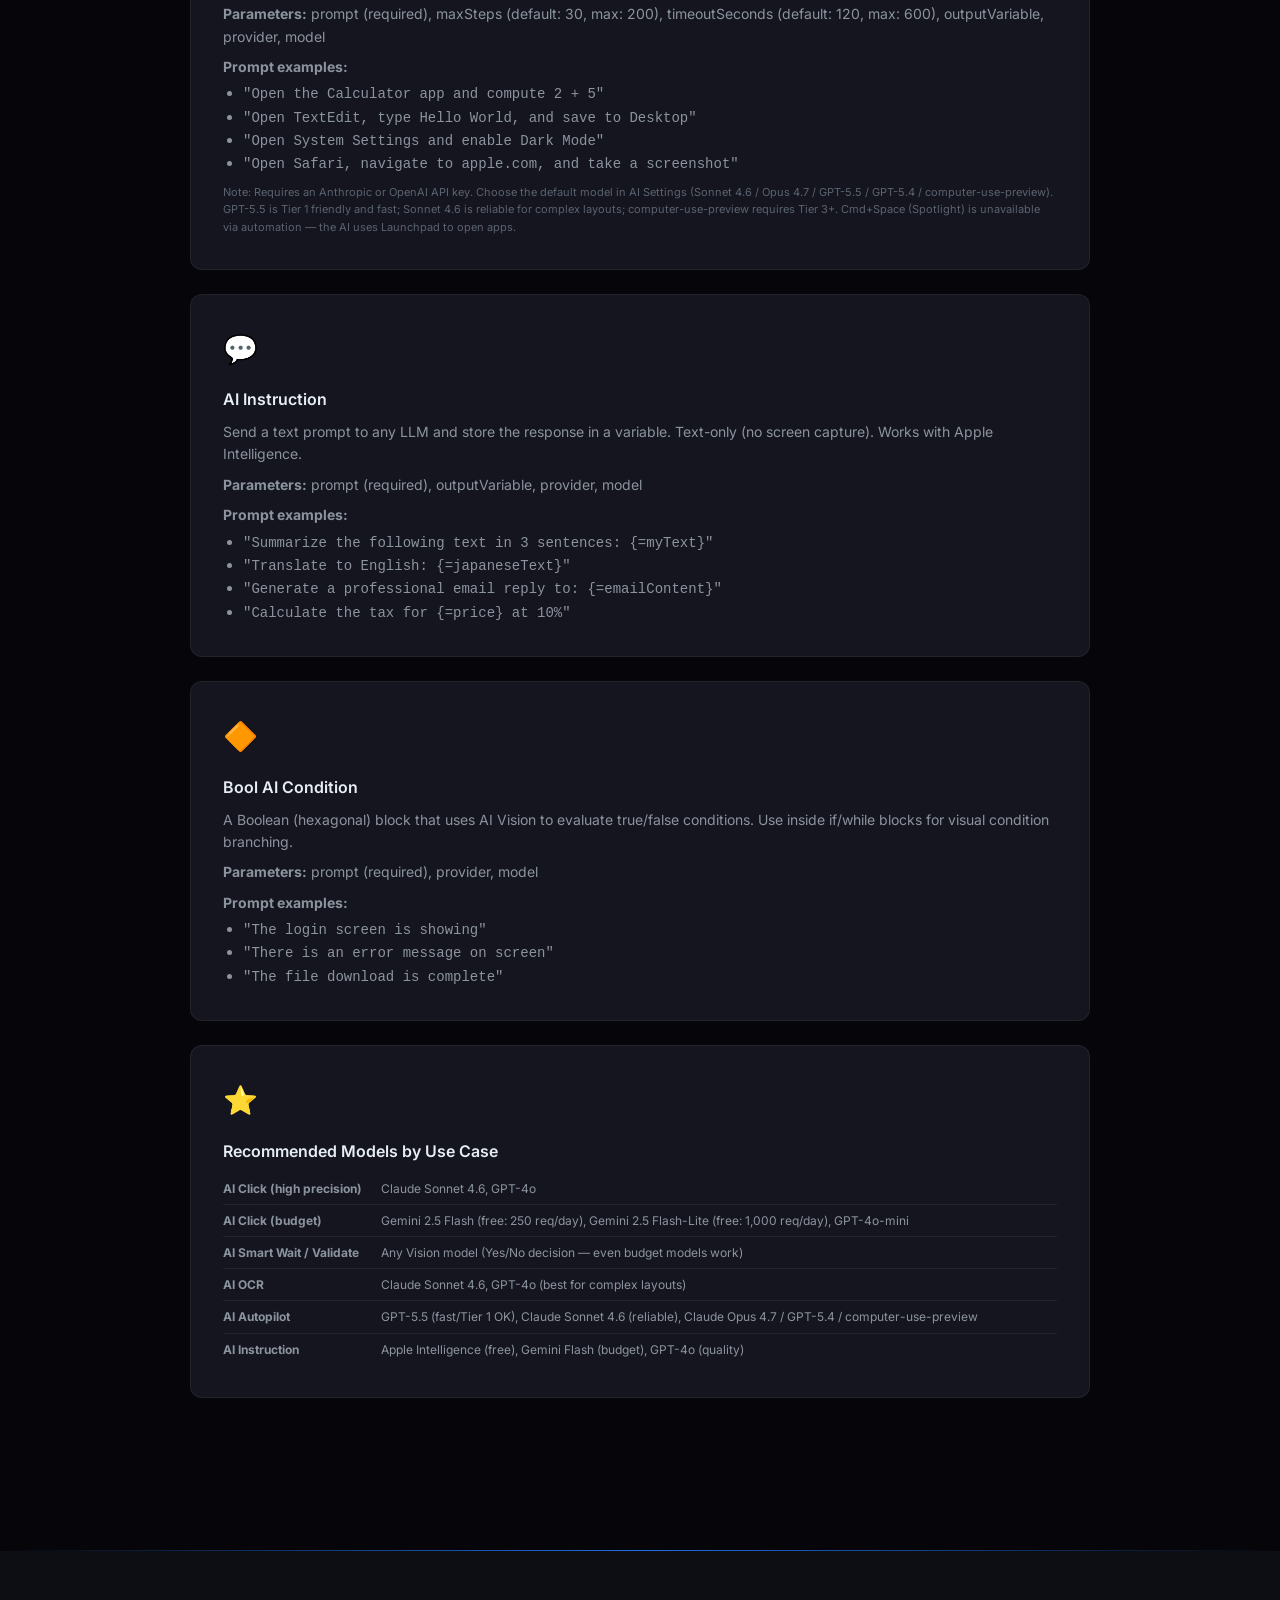
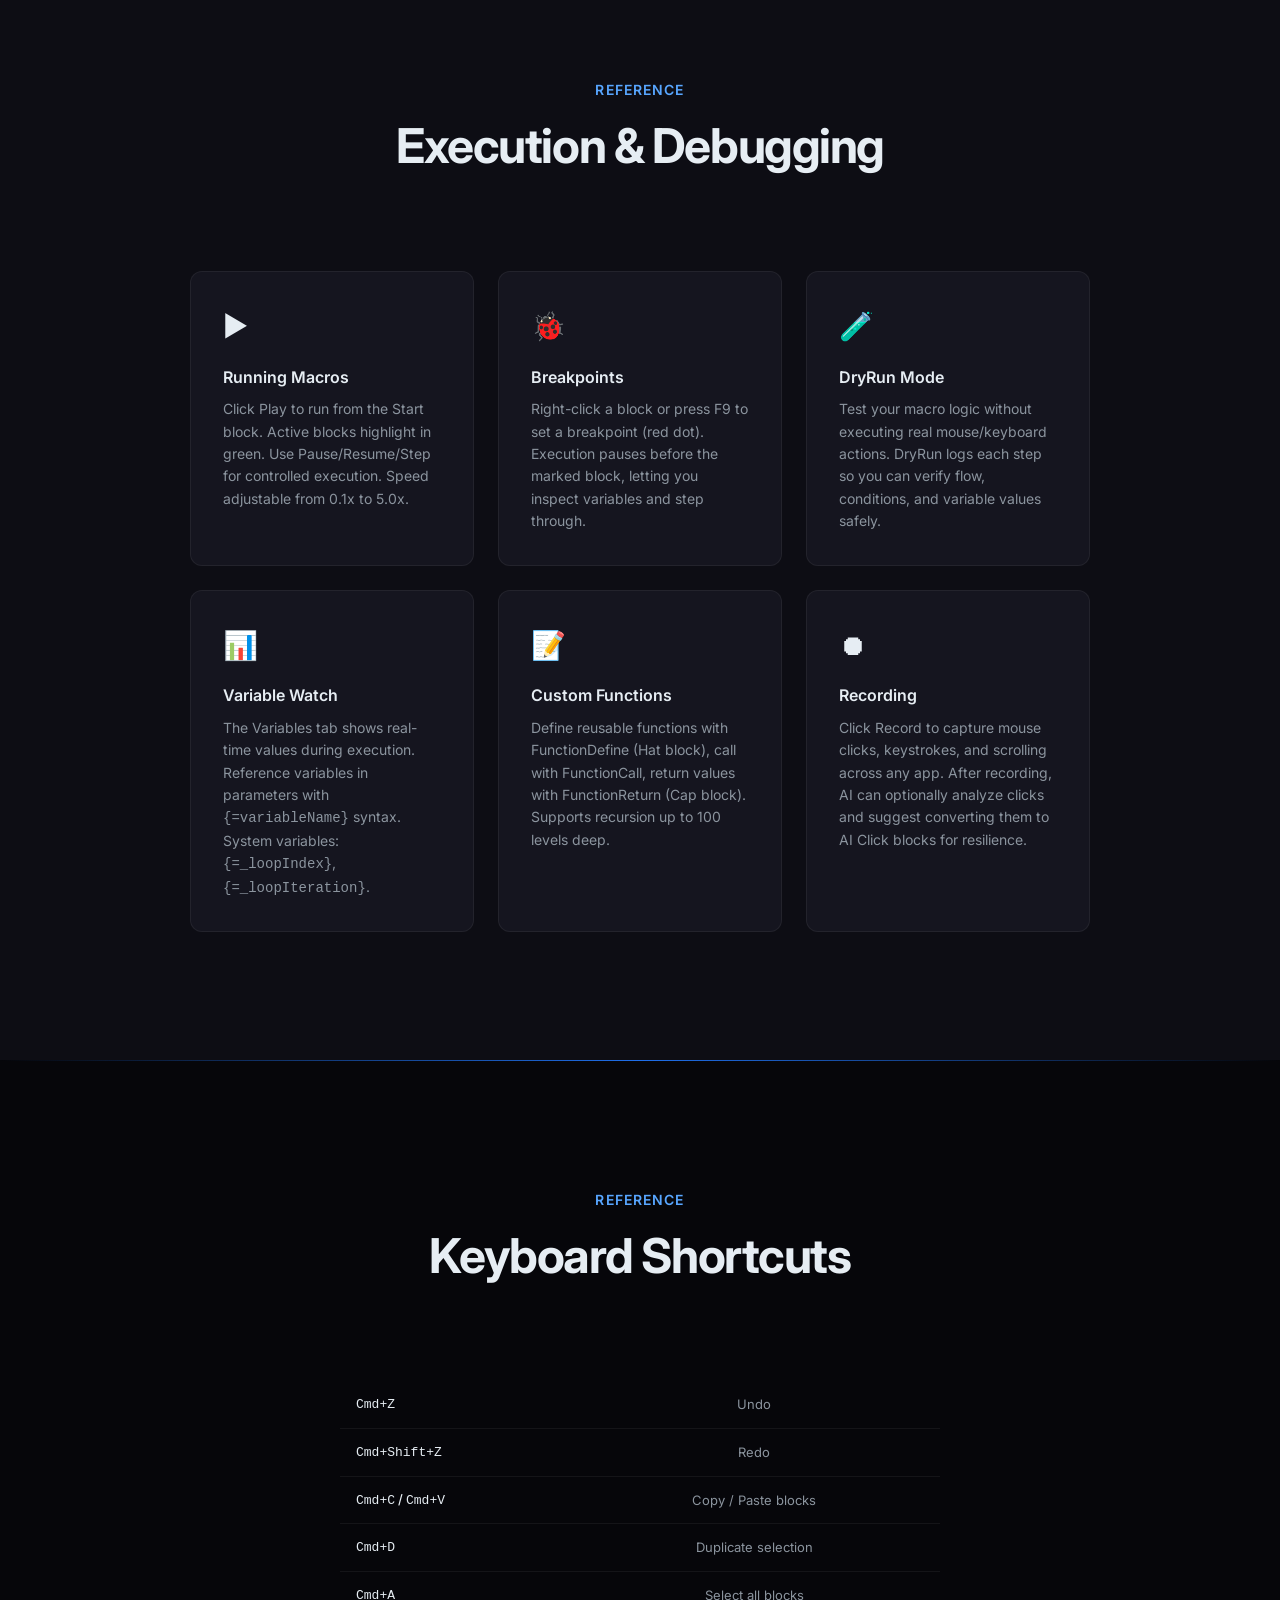
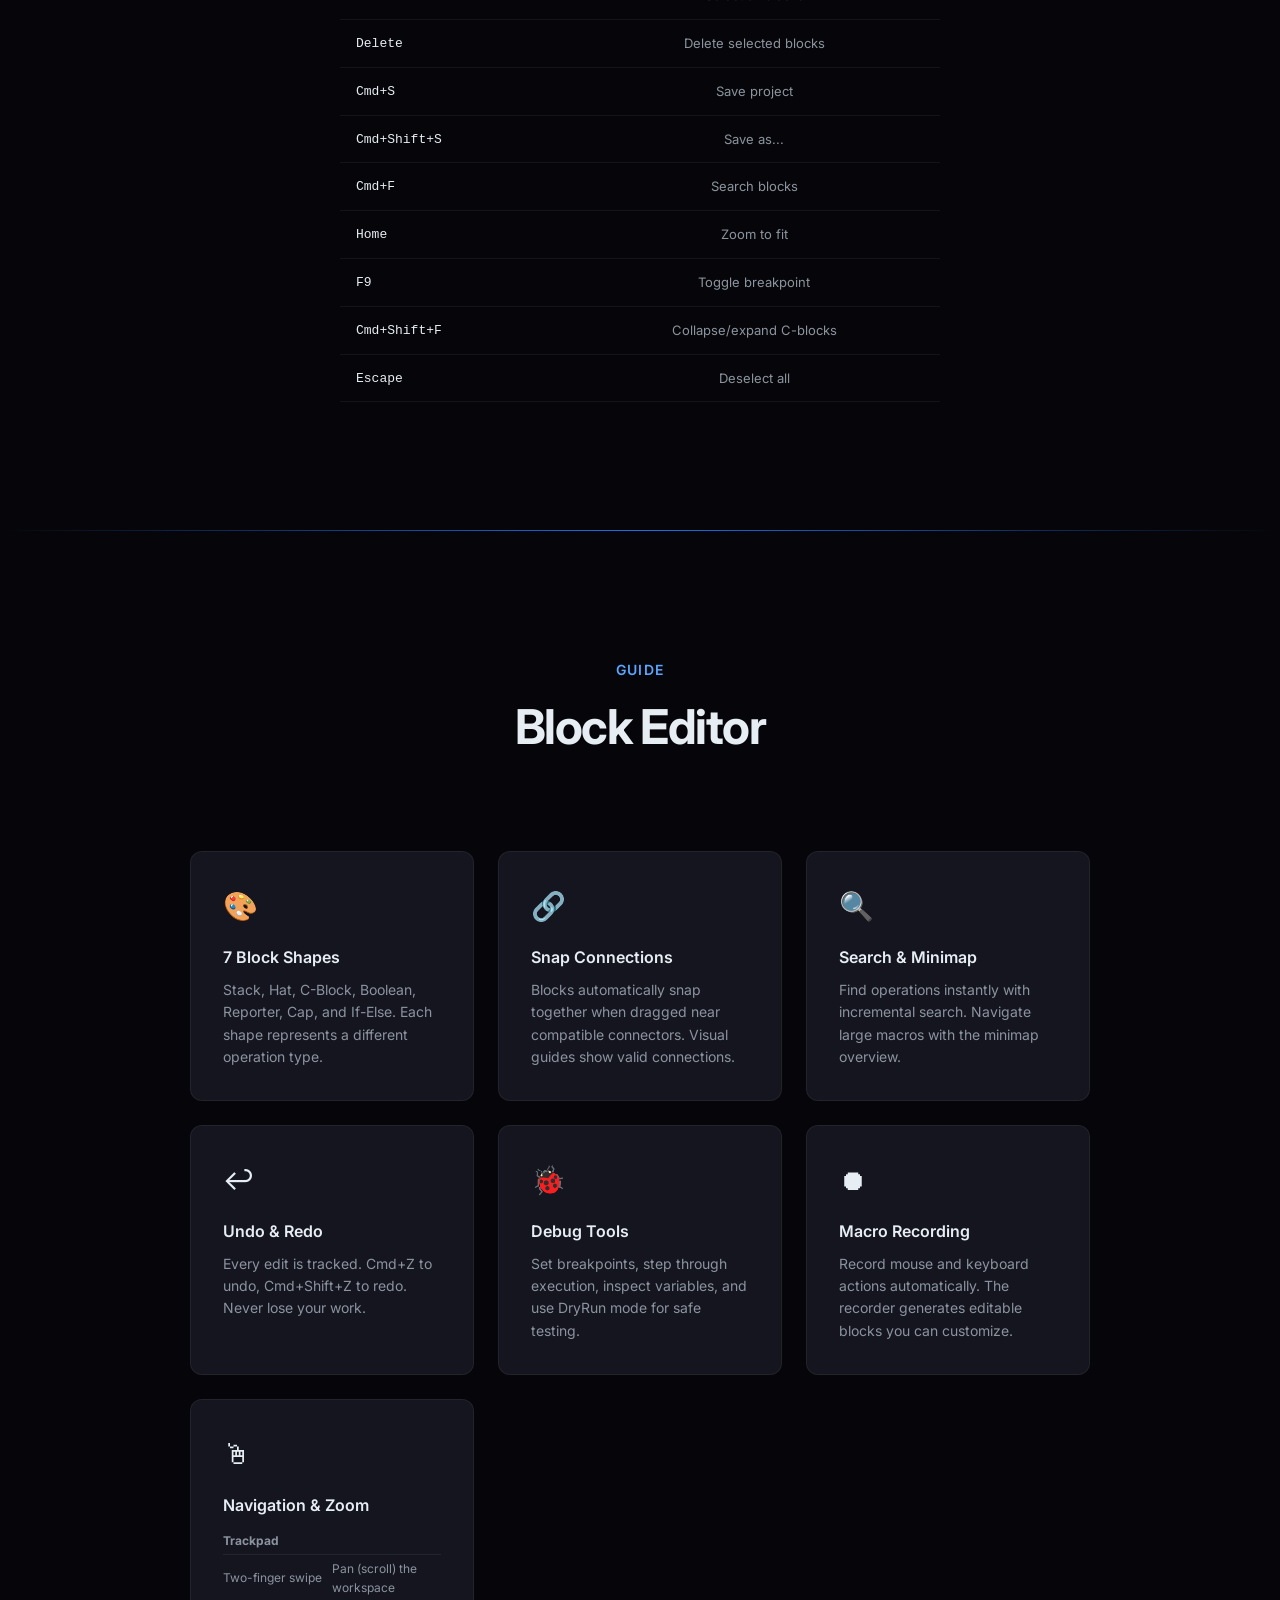
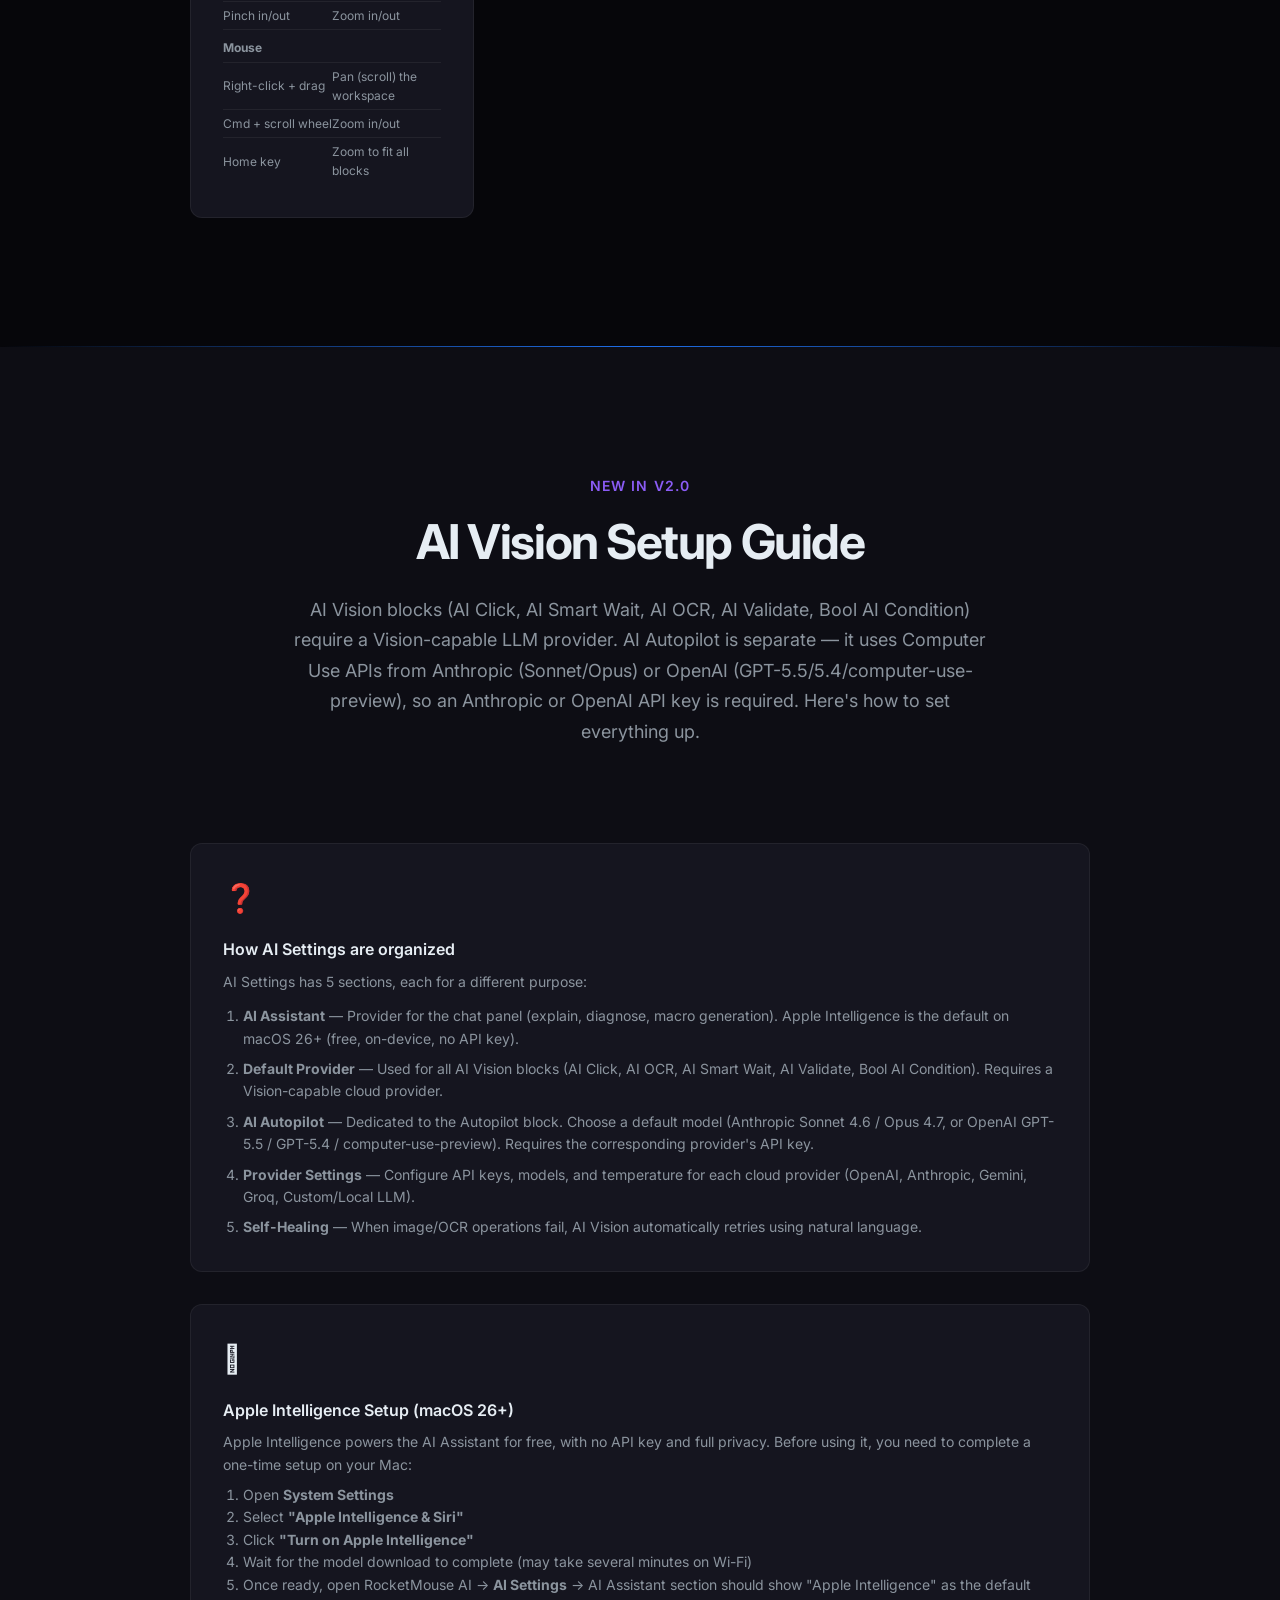
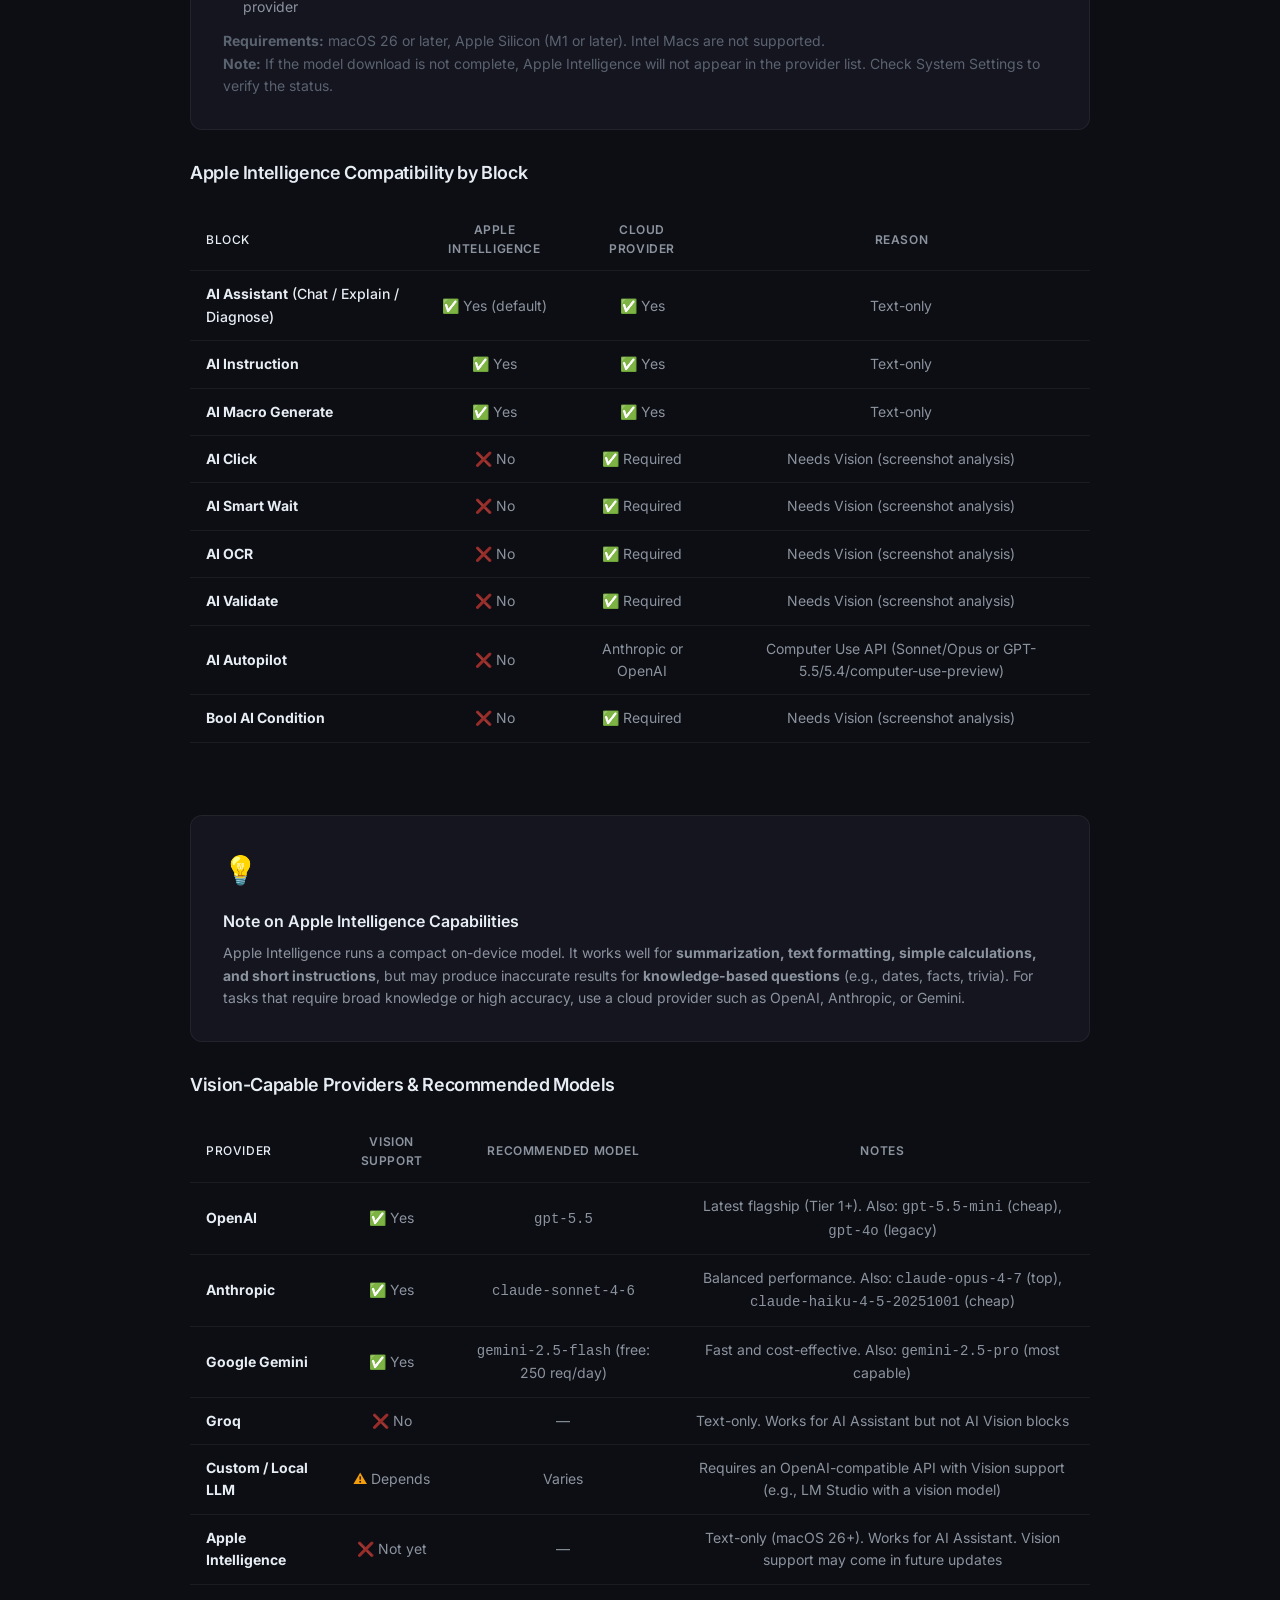
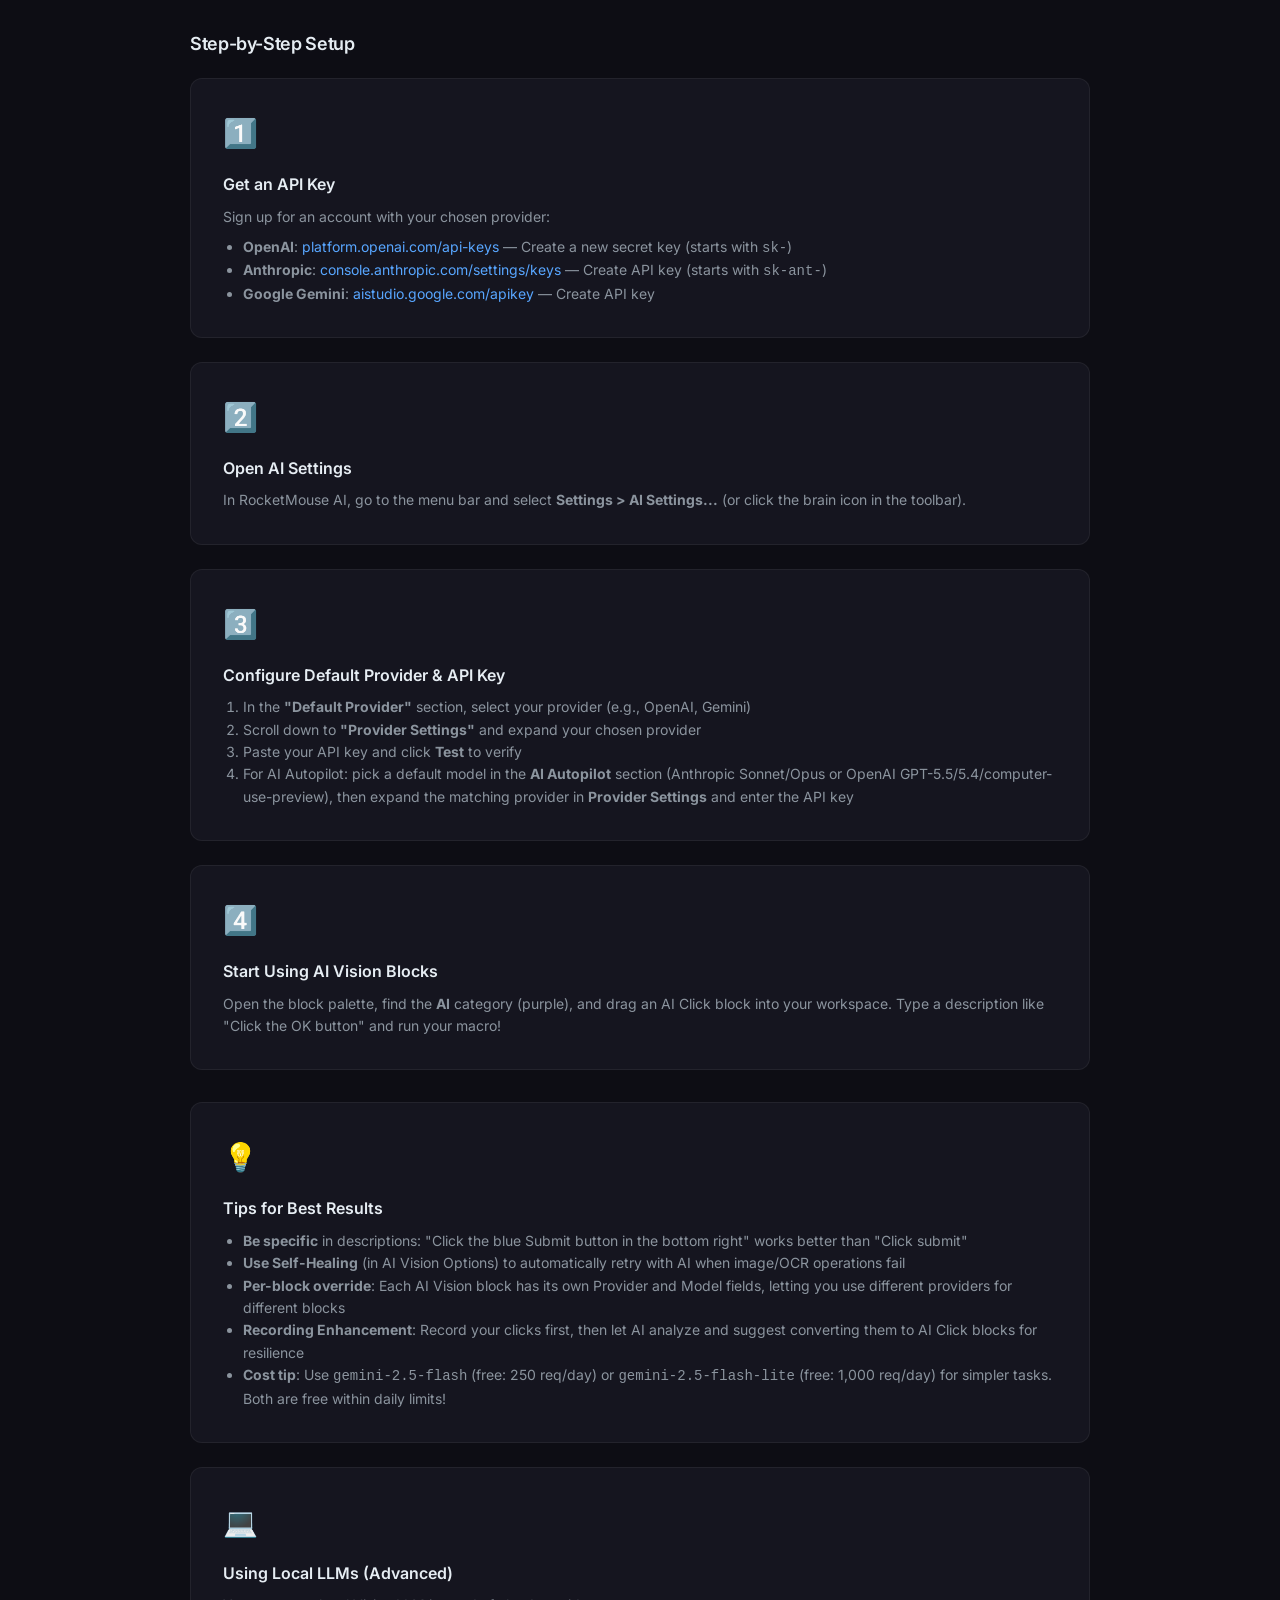
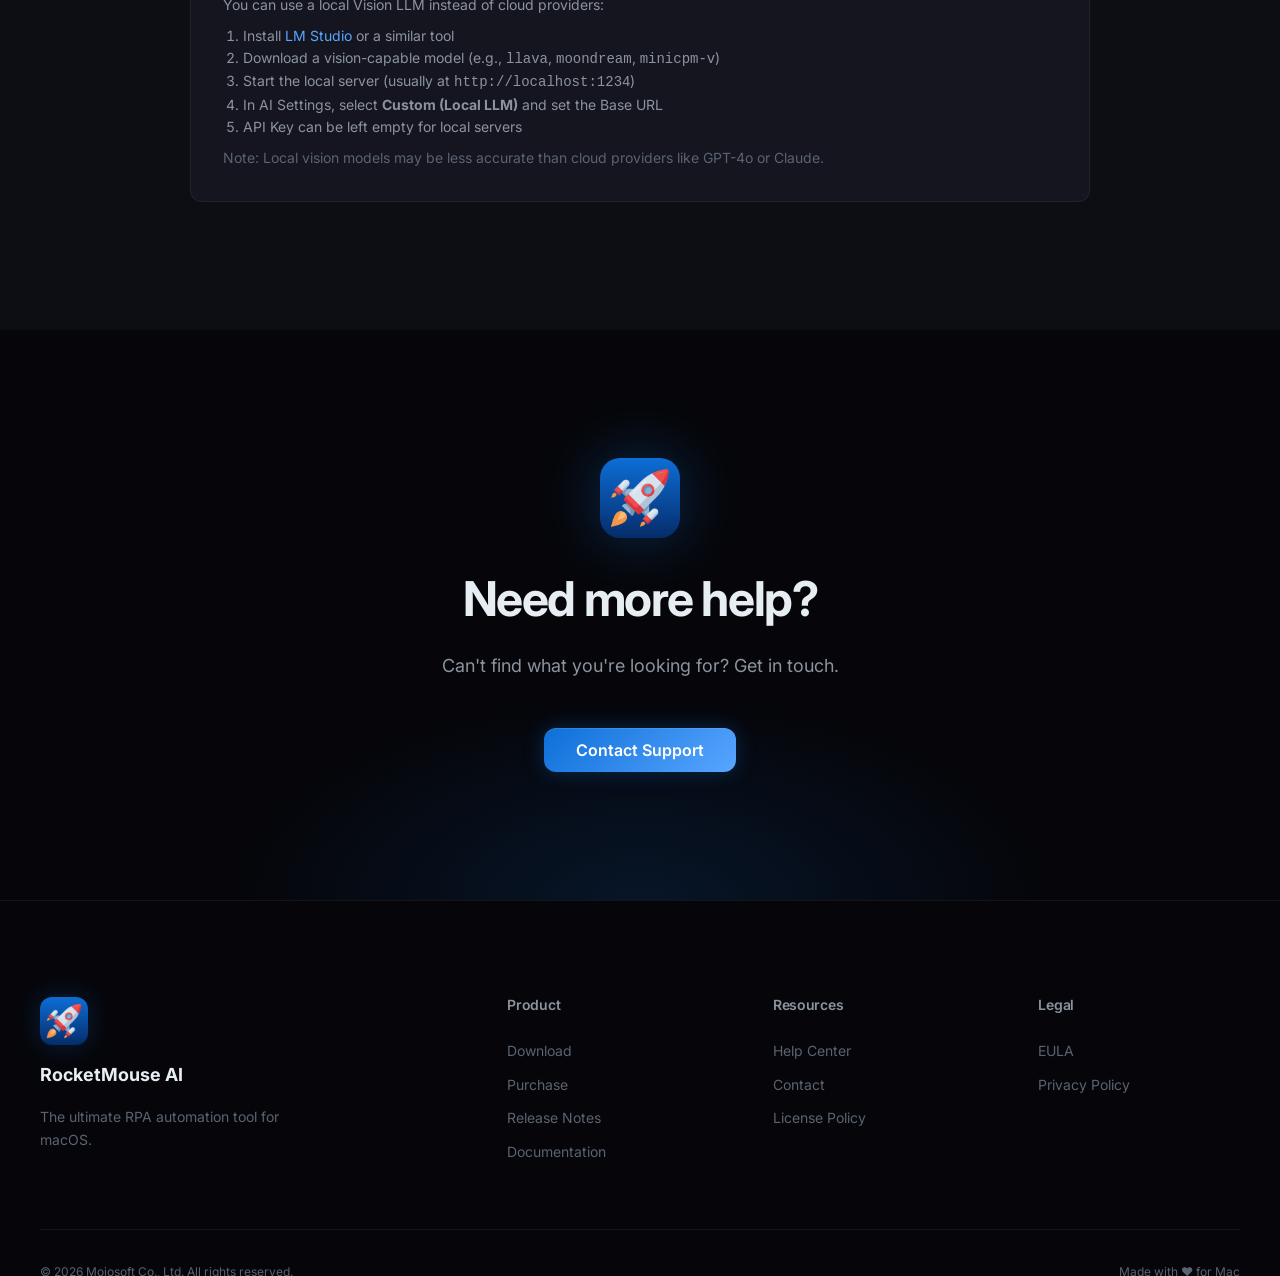
<file: help.html>
<!DOCTYPE html>
<html lang="en">
<head>
  <meta charset="UTF-8">
  <meta name="viewport" content="width=device-width, initial-scale=1.0">
  <title>Help — RocketMouse AI</title>
  <meta name="description" content="RocketMouse AI documentation and help center. Learn how to automate your Mac.">
  <meta name="theme-color" content="#06060a">
  
  
  
  <meta property="og:title" content="Help — RocketMouse AI">
  <meta property="og:description" content="RocketMouse AI documentation and help center. Learn how to automate your Mac.">
  <meta property="og:type" content="website">
  <meta property="og:url" content="https://mojosoftjp.github.io/rocketmouse-mac/help.html">
  <meta property="og:image" content="https://mojosoftjp.github.io/rocketmouse-mac/images/og-image.png">
  <meta property="og:site_name" content="Mojosoft">
  <meta name="twitter:card" content="summary_large_image">
  <meta name="twitter:title" content="Help — RocketMouse AI">
  <meta name="twitter:description" content="RocketMouse AI documentation and help center. Learn how to automate your Mac.">
  <meta name="twitter:image" content="https://mojosoftjp.github.io/rocketmouse-mac/images/og-image.png">
  <link rel="apple-touch-icon" href="images/app-icon-256.png">
  <link rel="icon" type="image/png" href="images/app-icon-128.png">
  <link rel="preconnect" href="https://fonts.googleapis.com">
  <link rel="preconnect" href="https://fonts.gstatic.com" crossorigin>
  <link href="https://fonts.googleapis.com/css2?family=Inter:wght@400;500;600;700;800&display=swap" rel="stylesheet">
  <link rel="stylesheet" href="css/style.css">
  <link rel="canonical" href="https://mojosoftjp.github.io/rocketmouse-mac/help.html">
  <link rel="alternate" href="https://mojosoftjp.github.io/rocketmouse-mac/help.html" hreflang="en">
  <link rel="alternate" href="https://mojosoftjp.github.io/rocketmouse-mac/ja/help.html" hreflang="ja">
  <meta name="robots" content="index, follow, max-image-preview:large">
  <meta property="og:locale" content="en_US">
  <meta property="og:image:alt" content="Help — RocketMouse AI">
  <meta name="twitter:image:alt" content="Help — RocketMouse AI">
  <meta property="og:image:width" content="1200">
  <meta property="og:image:height" content="630">
</head>
<body>

  <!-- Navigation -->
  <nav class="nav" role="navigation">
    <div class="nav__inner">
      <a href="index.html" class="nav__brand">
        <img src="images/app-icon-128.png" alt="RocketMouse AI" width="32" height="32">
        <span>RocketMouse AI</span>
      </a>
      <ul class="nav__links">
        <li><a href="index.html">Home</a></li>
        <li><a href="download.html">Download</a></li>
        <li><a href="pricing.html">Purchase</a></li>
        <li><a href="help.html" class="active">Help</a></li>
        <li><a href="releases.html">Releases</a></li>
        <li><a href="contact.html">Contact</a></li>
      </ul>
      <div class="nav__cta">
        <a href="download.html" class="btn btn--primary">
          <svg viewBox="0 0 24 24" fill="none" stroke="currentColor" stroke-width="2"><path d="M21 15v4a2 2 0 01-2 2H5a2 2 0 01-2-2v-4M7 10l5 5 5-5M12 15V3"/></svg>
          Download
        </a>
        <div class="lang-switch">
          <a href="help.html" class="lang-switch__btn active">EN</a>
          <a href="ja/help.html" class="lang-switch__btn">JA</a>
        </div>
      </div>
      <button class="nav__toggle" aria-label="Toggle menu" aria-expanded="false">
        <svg viewBox="0 0 24 24" fill="none" stroke="currentColor" stroke-width="2"><path d="M3 12h18M3 6h18M3 18h18"/></svg>
      </button>
    </div>
  </nav>


  <!-- Page Header -->
  <header class="page-header">
    <img src="images/app-icon-128.png" alt="" class="page-header__icon reveal" width="64" height="64">
    <h1 class="page-header__title reveal">Help Center</h1>
    <p class="page-header__desc reveal reveal-delay-1">
      Everything you need to master RocketMouse AI
    </p>
  </header>


  <!-- Getting Started -->
  <section class="section" style="padding-top: 0;">
    <div class="section__header reveal">
      <div class="section__overline">Getting Started</div>
      <h2 class="section__title">Start here</h2>
    </div>

    <div class="help-grid" style="max-width: 900px; margin: 0 auto;">
      <a class="help-card reveal" href="download.html">
        <div class="help-card__icon">&#x1F4E5;</div>
        <div class="help-card__title">Installation Guide</div>
        <div class="help-card__desc">Download, install, and set up permissions for RocketMouse AI on your Mac.</div>
      </a>

      <a class="help-card reveal reveal-delay-1" href="#block-editor">
        <div class="help-card__icon">&#x1F9E9;</div>
        <div class="help-card__title">Block Editor Basics</div>
        <div class="help-card__desc">Learn how to drag, drop, snap, and connect blocks to build your first macro.</div>
      </a>

      <a class="help-card reveal reveal-delay-2" href="#first-macro">
        <div class="help-card__icon">&#x1F680;</div>
        <div class="help-card__title">Your First Macro</div>
        <div class="help-card__desc">A step-by-step walkthrough to create and run your first automation in 5 minutes.</div>
      </a>
    </div>
  </section>


  <hr class="glow-line">


  <!-- Categories Documentation -->
  <section class="section section--alt" id="block-editor">
    <div class="section__header reveal">
      <div class="section__overline">Reference</div>
      <h2 class="section__title">Operation Categories</h2>
      <p class="section__desc">Detailed documentation for all 196 operations across 24 categories.</p>
    </div>

    <div class="help-grid">
      <div class="help-card reveal">
        <div class="help-card__icon">&#x1F5B1;</div>
        <div class="help-card__title">Mouse Operations</div>
        <div class="help-card__desc">Click, double-click, drag, drop, wheel, move, and modifier key combinations.</div>
        <div class="help-card__count">16 operations</div>
      </div>

      <div class="help-card reveal">
        <div class="help-card__icon">&#x2328;&#xFE0F;</div>
        <div class="help-card__title">Keyboard</div>
        <div class="help-card__desc">Send keystrokes and paste text with full modifier key support.</div>
        <div class="help-card__count">2 operations</div>
      </div>

      <div class="help-card reveal">
        <div class="help-card__icon">&#x1FA9F;</div>
        <div class="help-card__title">Window Management</div>
        <div class="help-card__desc">Activate, close, minimize, maximize, resize, and move windows.</div>
        <div class="help-card__count">8 operations</div>
      </div>

      <div class="help-card reveal">
        <div class="help-card__icon">&#x1F310;</div>
        <div class="help-card__title">Browser Automation</div>
        <div class="help-card__desc">Playwright-powered Chrome automation: navigate, click, fill, extract, script.</div>
        <div class="help-card__count">16 operations</div>
      </div>

      <div class="help-card reveal">
        <div class="help-card__icon">&#x1F4CA;</div>
        <div class="help-card__title">Excel</div>
        <div class="help-card__desc">Read/write cells, formulas, filters, sheets, and run Excel macros.</div>
        <div class="help-card__count">18 operations</div>
      </div>

      <div class="help-card reveal">
        <div class="help-card__icon">&#x1F4C2;</div>
        <div class="help-card__title">File Operations</div>
        <div class="help-card__desc">Copy, move, delete, rename files and folders. Read and write text files.</div>
        <div class="help-card__count">12 operations</div>
      </div>

      <div class="help-card reveal">
        <div class="help-card__icon">&#x1F500;</div>
        <div class="help-card__title">Control Flow</div>
        <div class="help-card__desc">If/else, for/while/forEach loops, try-catch, functions, break, continue.</div>
        <div class="help-card__count">17 operations</div>
      </div>

      <div class="help-card reveal">
        <div class="help-card__icon">&#x1F4BE;</div>
        <div class="help-card__title">Data Processing</div>
        <div class="help-card__desc">JSON parsing, regex, string manipulation, math, date calculations.</div>
        <div class="help-card__count">14 operations</div>
      </div>

      <div class="help-card reveal">
        <div class="help-card__icon">&#x1F441;</div>
        <div class="help-card__title">Vision &amp; OCR</div>
        <div class="help-card__desc">Image recognition, template matching, OCR text extraction, color detection.</div>
        <div class="help-card__count">8 operations</div>
      </div>

      <div class="help-card reveal">
        <div class="help-card__icon">&#x1F916;</div>
        <div class="help-card__title">AI Automation</div>
        <div class="help-card__desc">AI Click, AI OCR, AI Smart Wait, AI Validate, AI Autopilot (Computer Use), AI Instruction, macro generation, debugging.</div>
        <div class="help-card__count">8 operations</div>
      </div>

      <div class="help-card reveal">
        <div class="help-card__icon">&#x1F4DD;</div>
        <div class="help-card__title">Variables &amp; Lists</div>
        <div class="help-card__desc">Define, delete, search variables. Create and manipulate lists.</div>
        <div class="help-card__count">13 operations</div>
      </div>

      <div class="help-card reveal">
        <div class="help-card__icon">&#x23F3;</div>
        <div class="help-card__title">Wait Conditions</div>
        <div class="help-card__desc">Wait for time, image, window, color, or CPU conditions.</div>
        <div class="help-card__count">5 operations</div>
      </div>

      <div class="help-card reveal">
        <div class="help-card__icon">&#x1F4E1;</div>
        <div class="help-card__title">Network</div>
        <div class="help-card__desc">HTTP GET/POST requests and file downloads.</div>
        <div class="help-card__count">3 operations</div>
      </div>

      <div class="help-card reveal">
        <div class="help-card__icon">&#x2699;&#xFE0F;</div>
        <div class="help-card__title">System</div>
        <div class="help-card__desc">INI files, dialogs, clipboard, sound, environment variables, ZIP, Base64, hash.</div>
        <div class="help-card__count">13 operations</div>
      </div>
    </div>
  </section>


  <hr class="glow-line">


  <!-- AI Blocks Detail Guide -->
  <section class="section" id="ai-blocks-guide">
    <div class="section__header reveal">
      <div class="section__overline" style="color: var(--accent-purple);">AI Blocks Guide</div>
      <h2 class="section__title">AI Block Details &amp; Prompt Examples</h2>
      <p class="section__desc">Each AI block explained with parameters, use cases, and example prompts.</p>
    </div>

    <div style="max-width: 900px; margin: 0 auto;">

      <!-- AI Click -->
      <div class="help-card reveal" style="margin-bottom: var(--space-lg);">
        <div class="help-card__icon">&#x1F441;</div>
        <div class="help-card__title">AI Click</div>
        <div class="help-card__desc" style="max-width: none;">
          <p style="margin-bottom: 8px;">AI sees the screen and clicks any UI element by natural language description. Uses 2-pass refinement for screen-edge accuracy.</p>
          <p style="margin-bottom: 8px;"><strong>Parameters:</strong> prompt (required), button (Left/Right/Middle), clickType (Single/Double), provider, model, outputX, outputY</p>
          <p style="margin-bottom: 4px;"><strong>Prompt examples:</strong></p>
          <ul style="padding-left: 20px; color: var(--text-secondary);">
            <li><code>"Click the Save button"</code></li>
            <li><code>"Click the File menu in Finder"</code></li>
            <li><code>"Click the red close button on the top-left of the window"</code></li>
            <li><code>"Click the search field in Safari"</code></li>
          </ul>
          <p style="margin-top: 8px; color: var(--text-tertiary); font-size: 11px;">Tip: Be specific about location and appearance. "the blue Submit button in the bottom right" works better than "Submit".</p>
        </div>
      </div>

      <!-- AI Smart Wait -->
      <div class="help-card reveal" style="margin-bottom: var(--space-lg);">
        <div class="help-card__icon">&#x23F3;</div>
        <div class="help-card__title">AI Smart Wait</div>
        <div class="help-card__desc" style="max-width: none;">
          <p style="margin-bottom: 8px;">AI monitors the screen at regular intervals and waits until a described condition is met. Replaces fixed-time waits with intelligent visual checks.</p>
          <p style="margin-bottom: 8px;"><strong>Parameters:</strong> prompt (required), timeoutMs (default: 30000), pollingMs (default: 2000, min: 500), provider, model</p>
          <p style="margin-bottom: 4px;"><strong>Prompt examples:</strong></p>
          <ul style="padding-left: 20px; color: var(--text-secondary);">
            <li><code>"The download progress dialog has closed"</code></li>
            <li><code>"The Notes app window is visible on screen"</code></li>
            <li><code>"The loading spinner has disappeared"</code></li>
            <li><code>"A confirmation dialog with an OK button is showing"</code></li>
          </ul>
          <p style="margin-top: 8px; color: var(--text-tertiary); font-size: 11px;">Tip: Use specific, visually verifiable conditions. "The Notes app window is visible on screen" is better than "Notes is open".</p>
        </div>
      </div>

      <!-- AI OCR -->
      <div class="help-card reveal" style="margin-bottom: var(--space-lg);">
        <div class="help-card__icon">&#x1F4D6;</div>
        <div class="help-card__title">AI OCR</div>
        <div class="help-card__desc" style="max-width: none;">
          <p style="margin-bottom: 8px;">AI reads text from the screen and stores it in a variable. Works with any font, any language, any app.</p>
          <p style="margin-bottom: 8px;"><strong>Parameters:</strong> prompt (required), outputVariable (default: AiOcrResult), provider, model</p>
          <p style="margin-bottom: 4px;"><strong>Prompt examples:</strong></p>
          <ul style="padding-left: 20px; color: var(--text-secondary);">
            <li><code>"Read the total price shown on screen"</code></li>
            <li><code>"Read all text in the Notes app"</code></li>
            <li><code>"Read the error message in the dialog"</code></li>
            <li><code>"Read the title of the active window"</code></li>
          </ul>
        </div>
      </div>

      <!-- AI Validate -->
      <div class="help-card reveal" style="margin-bottom: var(--space-lg);">
        <div class="help-card__icon">&#x2705;</div>
        <div class="help-card__title">AI Validate</div>
        <div class="help-card__desc" style="max-width: none;">
          <p style="margin-bottom: 8px;">AI checks the screen and returns true/false. Ideal for verifying that an action succeeded before proceeding.</p>
          <p style="margin-bottom: 8px;"><strong>Parameters:</strong> prompt (required), outputVariable (default: AiValidateResult), provider, model</p>
          <p style="margin-bottom: 4px;"><strong>Prompt examples:</strong></p>
          <ul style="padding-left: 20px; color: var(--text-secondary);">
            <li><code>"The file was saved successfully"</code></li>
            <li><code>"The login page is showing"</code></li>
            <li><code>"An error message is displayed"</code></li>
            <li><code>"The checkbox is checked"</code></li>
          </ul>
        </div>
      </div>

      <!-- AI Autopilot -->
      <div class="help-card reveal" style="margin-bottom: var(--space-lg);">
        <div class="help-card__icon">&#x1F680;</div>
        <div class="help-card__title">AI Autopilot</div>
        <div class="help-card__desc" style="max-width: none;">
          <p style="margin-bottom: 8px;">Autonomous agent that takes full control of the screen to complete a described task. Dual-provider Computer Use: <strong>Anthropic</strong> (Claude Sonnet 4.6 / Opus 4.7) or <strong>OpenAI</strong> (GPT-5.5 / GPT-5.4 / computer-use-preview). The AI captures screenshots, reasons about the next action, clicks, types, scrolls, and repeats until the task is done.</p>
          <p style="margin-bottom: 8px;"><strong>Parameters:</strong> prompt (required), maxSteps (default: 30, max: 200), timeoutSeconds (default: 120, max: 600), outputVariable, provider, model</p>
          <p style="margin-bottom: 4px;"><strong>Prompt examples:</strong></p>
          <ul style="padding-left: 20px; color: var(--text-secondary);">
            <li><code>"Open the Calculator app and compute 2 + 5"</code></li>
            <li><code>"Open TextEdit, type Hello World, and save to Desktop"</code></li>
            <li><code>"Open System Settings and enable Dark Mode"</code></li>
            <li><code>"Open Safari, navigate to apple.com, and take a screenshot"</code></li>
          </ul>
          <p style="margin-top: 8px; color: var(--text-tertiary); font-size: 11px;">Note: Requires an Anthropic or OpenAI API key. Choose the default model in AI Settings (Sonnet 4.6 / Opus 4.7 / GPT-5.5 / GPT-5.4 / computer-use-preview). GPT-5.5 is Tier 1 friendly and fast; Sonnet 4.6 is reliable for complex layouts; computer-use-preview requires Tier 3+. Cmd+Space (Spotlight) is unavailable via automation &mdash; the AI uses Launchpad to open apps.</p>
        </div>
      </div>

      <!-- AI Instruction -->
      <div class="help-card reveal" style="margin-bottom: var(--space-lg);">
        <div class="help-card__icon">&#x1F4AC;</div>
        <div class="help-card__title">AI Instruction</div>
        <div class="help-card__desc" style="max-width: none;">
          <p style="margin-bottom: 8px;">Send a text prompt to any LLM and store the response in a variable. Text-only (no screen capture). Works with Apple Intelligence.</p>
          <p style="margin-bottom: 8px;"><strong>Parameters:</strong> prompt (required), outputVariable, provider, model</p>
          <p style="margin-bottom: 4px;"><strong>Prompt examples:</strong></p>
          <ul style="padding-left: 20px; color: var(--text-secondary);">
            <li><code>"Summarize the following text in 3 sentences: {=myText}"</code></li>
            <li><code>"Translate to English: {=japaneseText}"</code></li>
            <li><code>"Generate a professional email reply to: {=emailContent}"</code></li>
            <li><code>"Calculate the tax for {=price} at 10%"</code></li>
          </ul>
        </div>
      </div>

      <!-- Bool AI Condition -->
      <div class="help-card reveal" style="margin-bottom: var(--space-lg);">
        <div class="help-card__icon">&#x1F536;</div>
        <div class="help-card__title">Bool AI Condition</div>
        <div class="help-card__desc" style="max-width: none;">
          <p style="margin-bottom: 8px;">A Boolean (hexagonal) block that uses AI Vision to evaluate true/false conditions. Use inside if/while blocks for visual condition branching.</p>
          <p style="margin-bottom: 8px;"><strong>Parameters:</strong> prompt (required), provider, model</p>
          <p style="margin-bottom: 4px;"><strong>Prompt examples:</strong></p>
          <ul style="padding-left: 20px; color: var(--text-secondary);">
            <li><code>"The login screen is showing"</code></li>
            <li><code>"There is an error message on screen"</code></li>
            <li><code>"The file download is complete"</code></li>
          </ul>
        </div>
      </div>

      <!-- Recommended Models -->
      <div class="help-card reveal" style="margin-bottom: var(--space-lg);">
        <div class="help-card__icon">&#x2B50;</div>
        <div class="help-card__title">Recommended Models by Use Case</div>
        <div class="help-card__desc" style="max-width: none;">
          <table style="width: 100%; font-size: 12px; border-collapse: collapse; margin-top: 8px;">
            <tr style="border-bottom: 1px solid var(--border-subtle);">
              <td style="padding: 6px 0;"><strong>AI Click (high precision)</strong></td>
              <td style="padding: 6px 0; color: var(--text-secondary);">Claude Sonnet 4.6, GPT-4o</td>
            </tr>
            <tr style="border-bottom: 1px solid var(--border-subtle);">
              <td style="padding: 6px 0;"><strong>AI Click (budget)</strong></td>
              <td style="padding: 6px 0; color: var(--text-secondary);">Gemini 2.5 Flash (free: 250 req/day), Gemini 2.5 Flash-Lite (free: 1,000 req/day), GPT-4o-mini</td>
            </tr>
            <tr style="border-bottom: 1px solid var(--border-subtle);">
              <td style="padding: 6px 0;"><strong>AI Smart Wait / Validate</strong></td>
              <td style="padding: 6px 0; color: var(--text-secondary);">Any Vision model (Yes/No decision &mdash; even budget models work)</td>
            </tr>
            <tr style="border-bottom: 1px solid var(--border-subtle);">
              <td style="padding: 6px 0;"><strong>AI OCR</strong></td>
              <td style="padding: 6px 0; color: var(--text-secondary);">Claude Sonnet 4.6, GPT-4o (best for complex layouts)</td>
            </tr>
            <tr style="border-bottom: 1px solid var(--border-subtle);">
              <td style="padding: 6px 0;"><strong>AI Autopilot</strong></td>
              <td style="padding: 6px 0; color: var(--text-secondary);">GPT-5.5 (fast/Tier 1 OK), Claude Sonnet 4.6 (reliable), Claude Opus 4.7 / GPT-5.4 / computer-use-preview</td>
            </tr>
            <tr>
              <td style="padding: 6px 0;"><strong>AI Instruction</strong></td>
              <td style="padding: 6px 0; color: var(--text-secondary);">Apple Intelligence (free), Gemini Flash (budget), GPT-4o (quality)</td>
            </tr>
          </table>
        </div>
      </div>

    </div>
  </section>


  <hr class="glow-line">


  <!-- Execution & Debugging Guide -->
  <section class="section section--alt" id="execution-debug">
    <div class="section__header reveal">
      <div class="section__overline">Reference</div>
      <h2 class="section__title">Execution &amp; Debugging</h2>
    </div>

    <div class="help-grid" style="max-width: 900px; margin: 0 auto;">
      <div class="help-card reveal">
        <div class="help-card__icon">&#x25B6;&#xFE0F;</div>
        <div class="help-card__title">Running Macros</div>
        <div class="help-card__desc">Click Play to run from the Start block. Active blocks highlight in green. Use Pause/Resume/Step for controlled execution. Speed adjustable from 0.1x to 5.0x.</div>
      </div>

      <div class="help-card reveal">
        <div class="help-card__icon">&#x1F41E;</div>
        <div class="help-card__title">Breakpoints</div>
        <div class="help-card__desc">Right-click a block or press F9 to set a breakpoint (red dot). Execution pauses before the marked block, letting you inspect variables and step through.</div>
      </div>

      <div class="help-card reveal">
        <div class="help-card__icon">&#x1F9EA;</div>
        <div class="help-card__title">DryRun Mode</div>
        <div class="help-card__desc">Test your macro logic without executing real mouse/keyboard actions. DryRun logs each step so you can verify flow, conditions, and variable values safely.</div>
      </div>

      <div class="help-card reveal">
        <div class="help-card__icon">&#x1F4CA;</div>
        <div class="help-card__title">Variable Watch</div>
        <div class="help-card__desc">The Variables tab shows real-time values during execution. Reference variables in parameters with <code>{=variableName}</code> syntax. System variables: <code>{=_loopIndex}</code>, <code>{=_loopIteration}</code>.</div>
      </div>

      <div class="help-card reveal">
        <div class="help-card__icon">&#x1F4DD;</div>
        <div class="help-card__title">Custom Functions</div>
        <div class="help-card__desc">Define reusable functions with FunctionDefine (Hat block), call with FunctionCall, return values with FunctionReturn (Cap block). Supports recursion up to 100 levels deep.</div>
      </div>

      <div class="help-card reveal">
        <div class="help-card__icon">&#x23FA;</div>
        <div class="help-card__title">Recording</div>
        <div class="help-card__desc">Click Record to capture mouse clicks, keystrokes, and scrolling across any app. After recording, AI can optionally analyze clicks and suggest converting them to AI Click blocks for resilience.</div>
      </div>
    </div>
  </section>


  <hr class="glow-line">


  <!-- Keyboard Shortcuts -->
  <section class="section" id="shortcuts">
    <div class="section__header reveal">
      <div class="section__overline">Reference</div>
      <h2 class="section__title">Keyboard Shortcuts</h2>
    </div>

    <div style="max-width: 600px; margin: 0 auto;">
      <table class="comparison-table reveal" style="font-size: 13px;">
        <tbody>
          <tr><td><code>Cmd+Z</code></td><td>Undo</td></tr>
          <tr><td><code>Cmd+Shift+Z</code></td><td>Redo</td></tr>
          <tr><td><code>Cmd+C</code> / <code>Cmd+V</code></td><td>Copy / Paste blocks</td></tr>
          <tr><td><code>Cmd+D</code></td><td>Duplicate selection</td></tr>
          <tr><td><code>Cmd+A</code></td><td>Select all blocks</td></tr>
          <tr><td><code>Delete</code></td><td>Delete selected blocks</td></tr>
          <tr><td><code>Cmd+S</code></td><td>Save project</td></tr>
          <tr><td><code>Cmd+Shift+S</code></td><td>Save as...</td></tr>
          <tr><td><code>Cmd+F</code></td><td>Search blocks</td></tr>
          <tr><td><code>Home</code></td><td>Zoom to fit</td></tr>
          <tr><td><code>F9</code></td><td>Toggle breakpoint</td></tr>
          <tr><td><code>Cmd+Shift+F</code></td><td>Collapse/expand C-blocks</td></tr>
          <tr><td><code>Escape</code></td><td>Deselect all</td></tr>
        </tbody>
      </table>
    </div>
  </section>


  <hr class="glow-line">


  <!-- Block Editor Guide -->
  <section class="section" id="first-macro">
    <div class="section__header reveal">
      <div class="section__overline">Guide</div>
      <h2 class="section__title">Block Editor</h2>
    </div>

    <div class="help-grid" style="max-width: 900px; margin: 0 auto;">
      <div class="help-card reveal">
        <div class="help-card__icon">&#x1F3A8;</div>
        <div class="help-card__title">7 Block Shapes</div>
        <div class="help-card__desc">Stack, Hat, C-Block, Boolean, Reporter, Cap, and If-Else. Each shape represents a different operation type.</div>
      </div>

      <div class="help-card reveal">
        <div class="help-card__icon">&#x1F517;</div>
        <div class="help-card__title">Snap Connections</div>
        <div class="help-card__desc">Blocks automatically snap together when dragged near compatible connectors. Visual guides show valid connections.</div>
      </div>

      <div class="help-card reveal">
        <div class="help-card__icon">&#x1F50D;</div>
        <div class="help-card__title">Search &amp; Minimap</div>
        <div class="help-card__desc">Find operations instantly with incremental search. Navigate large macros with the minimap overview.</div>
      </div>

      <div class="help-card reveal">
        <div class="help-card__icon">&#x21A9;&#xFE0F;</div>
        <div class="help-card__title">Undo &amp; Redo</div>
        <div class="help-card__desc">Every edit is tracked. Cmd+Z to undo, Cmd+Shift+Z to redo. Never lose your work.</div>
      </div>

      <div class="help-card reveal">
        <div class="help-card__icon">&#x1F41E;</div>
        <div class="help-card__title">Debug Tools</div>
        <div class="help-card__desc">Set breakpoints, step through execution, inspect variables, and use DryRun mode for safe testing.</div>
      </div>

      <div class="help-card reveal">
        <div class="help-card__icon">&#x23FA;</div>
        <div class="help-card__title">Macro Recording</div>
        <div class="help-card__desc">Record mouse and keyboard actions automatically. The recorder generates editable blocks you can customize.</div>
      </div>

      <div class="help-card reveal">
        <div class="help-card__icon">&#x1F5B1;</div>
        <div class="help-card__title">Navigation &amp; Zoom</div>
        <div class="help-card__desc" style="max-width: none;">
          <table style="width: 100%; font-size: 12px; border-collapse: collapse; margin-top: 4px;">
            <tr style="border-bottom: 1px solid var(--border-subtle);"><td style="padding: 4px 0; width: 50%;"><strong>Trackpad</strong></td><td style="padding: 4px 0;"></td></tr>
            <tr style="border-bottom: 1px solid var(--border-subtle);"><td style="padding: 4px 0;">Two-finger swipe</td><td style="padding: 4px 0; color: var(--text-secondary);">Pan (scroll) the workspace</td></tr>
            <tr style="border-bottom: 1px solid var(--border-subtle);"><td style="padding: 4px 0;">Pinch in/out</td><td style="padding: 4px 0; color: var(--text-secondary);">Zoom in/out</td></tr>
            <tr style="border-bottom: 1px solid var(--border-subtle);"><td style="padding: 4px 0; padding-top: 8px;"><strong>Mouse</strong></td><td></td></tr>
            <tr style="border-bottom: 1px solid var(--border-subtle);"><td style="padding: 4px 0;">Right-click + drag</td><td style="padding: 4px 0; color: var(--text-secondary);">Pan (scroll) the workspace</td></tr>
            <tr style="border-bottom: 1px solid var(--border-subtle);"><td style="padding: 4px 0;">Cmd + scroll wheel</td><td style="padding: 4px 0; color: var(--text-secondary);">Zoom in/out</td></tr>
            <tr><td style="padding: 4px 0;">Home key</td><td style="padding: 4px 0; color: var(--text-secondary);">Zoom to fit all blocks</td></tr>
          </table>
        </div>
      </div>
    </div>
  </section>


  <hr class="glow-line">


  <!-- AI Vision Setup Guide -->
  <section class="section section--alt" id="ai-vision-setup">
    <div class="section__header reveal">
      <div class="section__overline" style="color: var(--accent-purple);">NEW in v2.0</div>
      <h2 class="section__title">AI Vision Setup Guide</h2>
      <p class="section__desc">
        AI Vision blocks (AI Click, AI Smart Wait, AI OCR, AI Validate, Bool AI Condition) require a
        Vision-capable LLM provider. AI Autopilot is separate &mdash; it uses Computer Use APIs from
        Anthropic (Sonnet/Opus) or OpenAI (GPT-5.5/5.4/computer-use-preview), so an Anthropic or
        OpenAI API key is required. Here's how to set everything up.
      </p>
    </div>

    <div style="max-width: 900px; margin: 0 auto;">

      <!-- AI Settings Structure -->
      <div class="help-card reveal" style="margin-bottom: var(--space-xl);">
        <div class="help-card__icon">&#x2753;</div>
        <div class="help-card__title">How AI Settings are organized</div>
        <div class="help-card__desc" style="max-width: none;">
          <p style="margin-bottom: 12px;">AI Settings has 5 sections, each for a different purpose:</p>
          <ol style="padding-left: 20px;">
            <li style="margin-bottom: 8px;"><strong>AI Assistant</strong> &mdash; Provider for the chat panel (explain, diagnose, macro generation). Apple Intelligence is the default on macOS 26+ (free, on-device, no API key).</li>
            <li style="margin-bottom: 8px;"><strong>Default Provider</strong> &mdash; Used for all AI Vision blocks (AI Click, AI OCR, AI Smart Wait, AI Validate, Bool AI Condition). Requires a Vision-capable cloud provider.</li>
            <li style="margin-bottom: 8px;"><strong>AI Autopilot</strong> &mdash; Dedicated to the Autopilot block. Choose a default model (Anthropic Sonnet 4.6 / Opus 4.7, or OpenAI GPT-5.5 / GPT-5.4 / computer-use-preview). Requires the corresponding provider's API key.</li>
            <li style="margin-bottom: 8px;"><strong>Provider Settings</strong> &mdash; Configure API keys, models, and temperature for each cloud provider (OpenAI, Anthropic, Gemini, Groq, Custom/Local LLM).</li>
            <li><strong>Self-Healing</strong> &mdash; When image/OCR operations fail, AI Vision automatically retries using natural language.</li>
          </ol>
        </div>
      </div>

      <!-- Apple Intelligence Setup -->
      <div class="help-card reveal" style="margin-bottom: var(--space-xl);">
        <div class="help-card__icon">&#xF8FF;</div>
        <div class="help-card__title">Apple Intelligence Setup (macOS 26+)</div>
        <div class="help-card__desc" style="max-width: none;">
          <p style="margin-bottom: 8px;">Apple Intelligence powers the AI Assistant for free, with no API key and full privacy. Before using it, you need to complete a one-time setup on your Mac:</p>
          <ol style="margin-top: 8px; padding-left: 20px;">
            <li>Open <strong>System Settings</strong></li>
            <li>Select <strong>"Apple Intelligence &amp; Siri"</strong></li>
            <li>Click <strong>"Turn on Apple Intelligence"</strong></li>
            <li>Wait for the model download to complete (may take several minutes on Wi-Fi)</li>
            <li>Once ready, open RocketMouse AI &rarr; <strong>AI Settings</strong> &rarr; AI Assistant section should show "Apple Intelligence" as the default provider</li>
          </ol>
          <p style="margin-top: 12px; color: var(--text-tertiary);">
            <strong>Requirements:</strong> macOS 26 or later, Apple Silicon (M1 or later). Intel Macs are not supported.<br>
            <strong>Note:</strong> If the model download is not complete, Apple Intelligence will not appear in the provider list. Check System Settings to verify the status.
          </p>
        </div>
      </div>

      <!-- Apple Intelligence Compatibility Table -->
      <h3 class="reveal" style="color: var(--text-primary); font-size: var(--text-lg); font-weight: 600; margin-bottom: var(--space-lg);">Apple Intelligence Compatibility by Block</h3>

      <div class="comparison-table-wrapper">
      <table class="comparison-table reveal" style="margin-bottom: var(--space-2xl);">
        <thead>
          <tr>
            <th>Block</th>
            <th>Apple Intelligence</th>
            <th>Cloud Provider</th>
            <th>Reason</th>
          </tr>
        </thead>
        <tbody>
          <tr>
            <td><strong>AI Assistant</strong> (Chat / Explain / Diagnose)</td>
            <td><span class="check">&#x2705;</span> Yes (default)</td>
            <td><span class="check">&#x2705;</span> Yes</td>
            <td>Text-only</td>
          </tr>
          <tr>
            <td><strong>AI Instruction</strong></td>
            <td><span class="check">&#x2705;</span> Yes</td>
            <td><span class="check">&#x2705;</span> Yes</td>
            <td>Text-only</td>
          </tr>
          <tr>
            <td><strong>AI Macro Generate</strong></td>
            <td><span class="check">&#x2705;</span> Yes</td>
            <td><span class="check">&#x2705;</span> Yes</td>
            <td>Text-only</td>
          </tr>
          <tr>
            <td><strong>AI Click</strong></td>
            <td><span class="cross">&#x274C;</span> No</td>
            <td><span class="check">&#x2705;</span> Required</td>
            <td>Needs Vision (screenshot analysis)</td>
          </tr>
          <tr>
            <td><strong>AI Smart Wait</strong></td>
            <td><span class="cross">&#x274C;</span> No</td>
            <td><span class="check">&#x2705;</span> Required</td>
            <td>Needs Vision (screenshot analysis)</td>
          </tr>
          <tr>
            <td><strong>AI OCR</strong></td>
            <td><span class="cross">&#x274C;</span> No</td>
            <td><span class="check">&#x2705;</span> Required</td>
            <td>Needs Vision (screenshot analysis)</td>
          </tr>
          <tr>
            <td><strong>AI Validate</strong></td>
            <td><span class="cross">&#x274C;</span> No</td>
            <td><span class="check">&#x2705;</span> Required</td>
            <td>Needs Vision (screenshot analysis)</td>
          </tr>
          <tr>
            <td><strong>AI Autopilot</strong></td>
            <td><span class="cross">&#x274C;</span> No</td>
            <td>Anthropic or OpenAI</td>
            <td>Computer Use API (Sonnet/Opus or GPT-5.5/5.4/computer-use-preview)</td>
          </tr>
          <tr>
            <td><strong>Bool AI Condition</strong></td>
            <td><span class="cross">&#x274C;</span> No</td>
            <td><span class="check">&#x2705;</span> Required</td>
            <td>Needs Vision (screenshot analysis)</td>
          </tr>
        </tbody>
      </table>
      </div>

      <div class="help-card reveal" style="margin-top: var(--space-lg); margin-bottom: var(--space-xl);">
        <div class="help-card__icon">&#x1F4A1;</div>
        <div class="help-card__title">Note on Apple Intelligence Capabilities</div>
        <div class="help-card__desc" style="max-width: none;">
          <p>Apple Intelligence runs a compact on-device model. It works well for <strong>summarization, text formatting, simple calculations, and short instructions</strong>, but may produce inaccurate results for <strong>knowledge-based questions</strong> (e.g., dates, facts, trivia). For tasks that require broad knowledge or high accuracy, use a cloud provider such as OpenAI, Anthropic, or Gemini.</p>
        </div>
      </div>

      <!-- Provider Comparison Table -->
      <h3 class="reveal" style="color: var(--text-primary); font-size: var(--text-lg); font-weight: 600; margin-bottom: var(--space-lg);">Vision-Capable Providers &amp; Recommended Models</h3>

      <table class="comparison-table reveal" style="margin-bottom: var(--space-2xl);">
        <thead>
          <tr>
            <th>Provider</th>
            <th>Vision Support</th>
            <th>Recommended Model</th>
            <th>Notes</th>
          </tr>
        </thead>
        <tbody>
          <tr>
            <td><strong>OpenAI</strong></td>
            <td><span class="check">&#x2705;</span> Yes</td>
            <td><code>gpt-5.5</code></td>
            <td>Latest flagship (Tier 1+). Also: <code>gpt-5.5-mini</code> (cheap), <code>gpt-4o</code> (legacy)</td>
          </tr>
          <tr>
            <td><strong>Anthropic</strong></td>
            <td><span class="check">&#x2705;</span> Yes</td>
            <td><code>claude-sonnet-4-6</code></td>
            <td>Balanced performance. Also: <code>claude-opus-4-7</code> (top), <code>claude-haiku-4-5-20251001</code> (cheap)</td>
          </tr>
          <tr>
            <td><strong>Google Gemini</strong></td>
            <td><span class="check">&#x2705;</span> Yes</td>
            <td><code>gemini-2.5-flash</code> (free: 250 req/day)</td>
            <td>Fast and cost-effective. Also: <code>gemini-2.5-pro</code> (most capable)</td>
          </tr>
          <tr>
            <td><strong>Groq</strong></td>
            <td><span class="cross">&#x274C;</span> No</td>
            <td>&mdash;</td>
            <td>Text-only. Works for AI Assistant but not AI Vision blocks</td>
          </tr>
          <tr>
            <td><strong>Custom / Local LLM</strong></td>
            <td><span class="partial">&#x26A0;</span> Depends</td>
            <td>Varies</td>
            <td>Requires an OpenAI-compatible API with Vision support (e.g., LM Studio with a vision model)</td>
          </tr>
          <tr>
            <td><strong>Apple Intelligence</strong></td>
            <td><span class="cross">&#x274C;</span> Not yet</td>
            <td>&mdash;</td>
            <td>Text-only (macOS 26+). Works for AI Assistant. Vision support may come in future updates</td>
          </tr>
        </tbody>
      </table>

      <!-- Step-by-Step Setup -->
      <h3 class="reveal" style="color: var(--text-primary); font-size: var(--text-lg); font-weight: 600; margin-bottom: var(--space-lg);">Step-by-Step Setup</h3>

      <div class="help-grid" style="grid-template-columns: 1fr;">
        <div class="help-card reveal">
          <div class="help-card__icon">1&#xFE0F;&#x20E3;</div>
          <div class="help-card__title">Get an API Key</div>
          <div class="help-card__desc" style="max-width: none;">
            <p>Sign up for an account with your chosen provider:</p>
            <ul style="margin-top: 8px; padding-left: 20px;">
              <li><strong>OpenAI</strong>: <a href="https://platform.openai.com/api-keys" target="_blank" rel="noopener" style="color: var(--accent-blue);">platform.openai.com/api-keys</a> &mdash; Create a new secret key (starts with <code>sk-</code>)</li>
              <li><strong>Anthropic</strong>: <a href="https://console.anthropic.com/settings/keys" target="_blank" rel="noopener" style="color: var(--accent-blue);">console.anthropic.com/settings/keys</a> &mdash; Create API key (starts with <code>sk-ant-</code>)</li>
              <li><strong>Google Gemini</strong>: <a href="https://aistudio.google.com/apikey" target="_blank" rel="noopener" style="color: var(--accent-blue);">aistudio.google.com/apikey</a> &mdash; Create API key</li>
            </ul>
          </div>
        </div>

        <div class="help-card reveal">
          <div class="help-card__icon">2&#xFE0F;&#x20E3;</div>
          <div class="help-card__title">Open AI Settings</div>
          <div class="help-card__desc" style="max-width: none;">
            In RocketMouse AI, go to the menu bar and select <strong>Settings &gt; AI Settings...</strong>
            (or click the brain icon in the toolbar).
          </div>
        </div>

        <div class="help-card reveal">
          <div class="help-card__icon">3&#xFE0F;&#x20E3;</div>
          <div class="help-card__title">Configure Default Provider &amp; API Key</div>
          <div class="help-card__desc" style="max-width: none;">
            <ol style="margin-top: 8px; padding-left: 20px;">
              <li>In the <strong>"Default Provider"</strong> section, select your provider (e.g., OpenAI, Gemini)</li>
              <li>Scroll down to <strong>"Provider Settings"</strong> and expand your chosen provider</li>
              <li>Paste your API key and click <strong>Test</strong> to verify</li>
              <li>For AI Autopilot: pick a default model in the <strong>AI Autopilot</strong> section (Anthropic Sonnet/Opus or OpenAI GPT-5.5/5.4/computer-use-preview), then expand the matching provider in <strong>Provider Settings</strong> and enter the API key</li>
            </ol>
          </div>
        </div>

        <div class="help-card reveal">
          <div class="help-card__icon">4&#xFE0F;&#x20E3;</div>
          <div class="help-card__title">Start Using AI Vision Blocks</div>
          <div class="help-card__desc" style="max-width: none;">
            Open the block palette, find the <strong>AI</strong> category (purple), and drag an AI Click block into your workspace.
            Type a description like "Click the OK button" and run your macro!
          </div>
        </div>
      </div>

      <!-- Tips -->
      <div class="help-card reveal" style="margin-top: var(--space-xl);">
        <div class="help-card__icon">&#x1F4A1;</div>
        <div class="help-card__title">Tips for Best Results</div>
        <div class="help-card__desc" style="max-width: none;">
          <ul style="padding-left: 20px;">
            <li><strong>Be specific</strong> in descriptions: "Click the blue Submit button in the bottom right" works better than "Click submit"</li>
            <li><strong>Use Self-Healing</strong> (in AI Vision Options) to automatically retry with AI when image/OCR operations fail</li>
            <li><strong>Per-block override</strong>: Each AI Vision block has its own Provider and Model fields, letting you use different providers for different blocks</li>
            <li><strong>Recording Enhancement</strong>: Record your clicks first, then let AI analyze and suggest converting them to AI Click blocks for resilience</li>
            <li><strong>Cost tip</strong>: Use <code>gemini-2.5-flash</code> (free: 250 req/day) or <code>gemini-2.5-flash-lite</code> (free: 1,000 req/day) for simpler tasks. Both are free within daily limits!</li>
          </ul>
        </div>
      </div>

      <!-- Local LLM -->
      <div class="help-card reveal" style="margin-top: var(--space-lg);">
        <div class="help-card__icon">&#x1F4BB;</div>
        <div class="help-card__title">Using Local LLMs (Advanced)</div>
        <div class="help-card__desc" style="max-width: none;">
          <p>You can use a local Vision LLM instead of cloud providers:</p>
          <ol style="margin-top: 8px; padding-left: 20px;">
            <li>Install <a href="https://lmstudio.ai/" target="_blank" rel="noopener" style="color: var(--accent-blue);">LM Studio</a> or a similar tool</li>
            <li>Download a vision-capable model (e.g., <code>llava</code>, <code>moondream</code>, <code>minicpm-v</code>)</li>
            <li>Start the local server (usually at <code>http://localhost:1234</code>)</li>
            <li>In AI Settings, select <strong>Custom (Local LLM)</strong> and set the Base URL</li>
            <li>API Key can be left empty for local servers</li>
          </ol>
          <p style="margin-top: 8px; color: var(--text-tertiary);">Note: Local vision models may be less accurate than cloud providers like GPT-4o or Claude.</p>
        </div>
      </div>
    </div>
  </section>


  <!-- CTA -->
  <section class="cta-section">
    <img src="images/app-icon.png" alt="" class="cta-icon reveal" width="80" height="80">
    <h2 class="cta__title reveal">Need more help?</h2>
    <p class="cta__desc reveal reveal-delay-1">Can't find what you're looking for? Get in touch.</p>
    <div class="cta__actions reveal reveal-delay-2">
      <a href="contact.html" class="btn btn--primary btn--large">Contact Support</a>
    </div>
  </section>


  <!-- Footer -->
  <footer class="footer">
    <div class="footer__inner">
      <div class="footer__brand">
        <img src="images/app-icon-128.png" alt="RocketMouse AI" class="footer__brand-icon" width="48" height="48">
        <div class="footer__brand-name">
          RocketMouse AI
        </div>
        <p class="footer__brand-desc">The ultimate RPA automation tool for macOS.</p>
      </div>
      <div>
        <h4 class="footer__col-title">Product</h4>
        <ul class="footer__links">
          <li><a href="download.html">Download</a></li>
          <li><a href="pricing.html">Purchase</a></li>
          <li><a href="releases.html">Release Notes</a></li>
          <li><a href="help.html">Documentation</a></li>
        </ul>
      </div>
      <div>
        <h4 class="footer__col-title">Resources</h4>
        <ul class="footer__links">
          <li><a href="help.html">Help Center</a></li>
          <li><a href="contact.html">Contact</a></li>
          <li><a href="license.html">License Policy</a></li>
        </ul>
      </div>
      <div>
        <h4 class="footer__col-title">Legal</h4>
        <ul class="footer__links">
          <li><a href="license.html">EULA</a></li>
          <li><a href="license.html">Privacy Policy</a></li>
        </ul>
      </div>
    </div>
    <div class="footer__bottom">
      <span>&copy; 2026 <a href="https://mojosoft.biz/" target="_blank" rel="noopener">Mojosoft Co., Ltd.</a> All rights reserved.</span>
      <span>Made with &#x2764; for Mac</span>
    </div>
  </footer>

  <script src="js/main.js"></script>
</body>
</html>
</file>
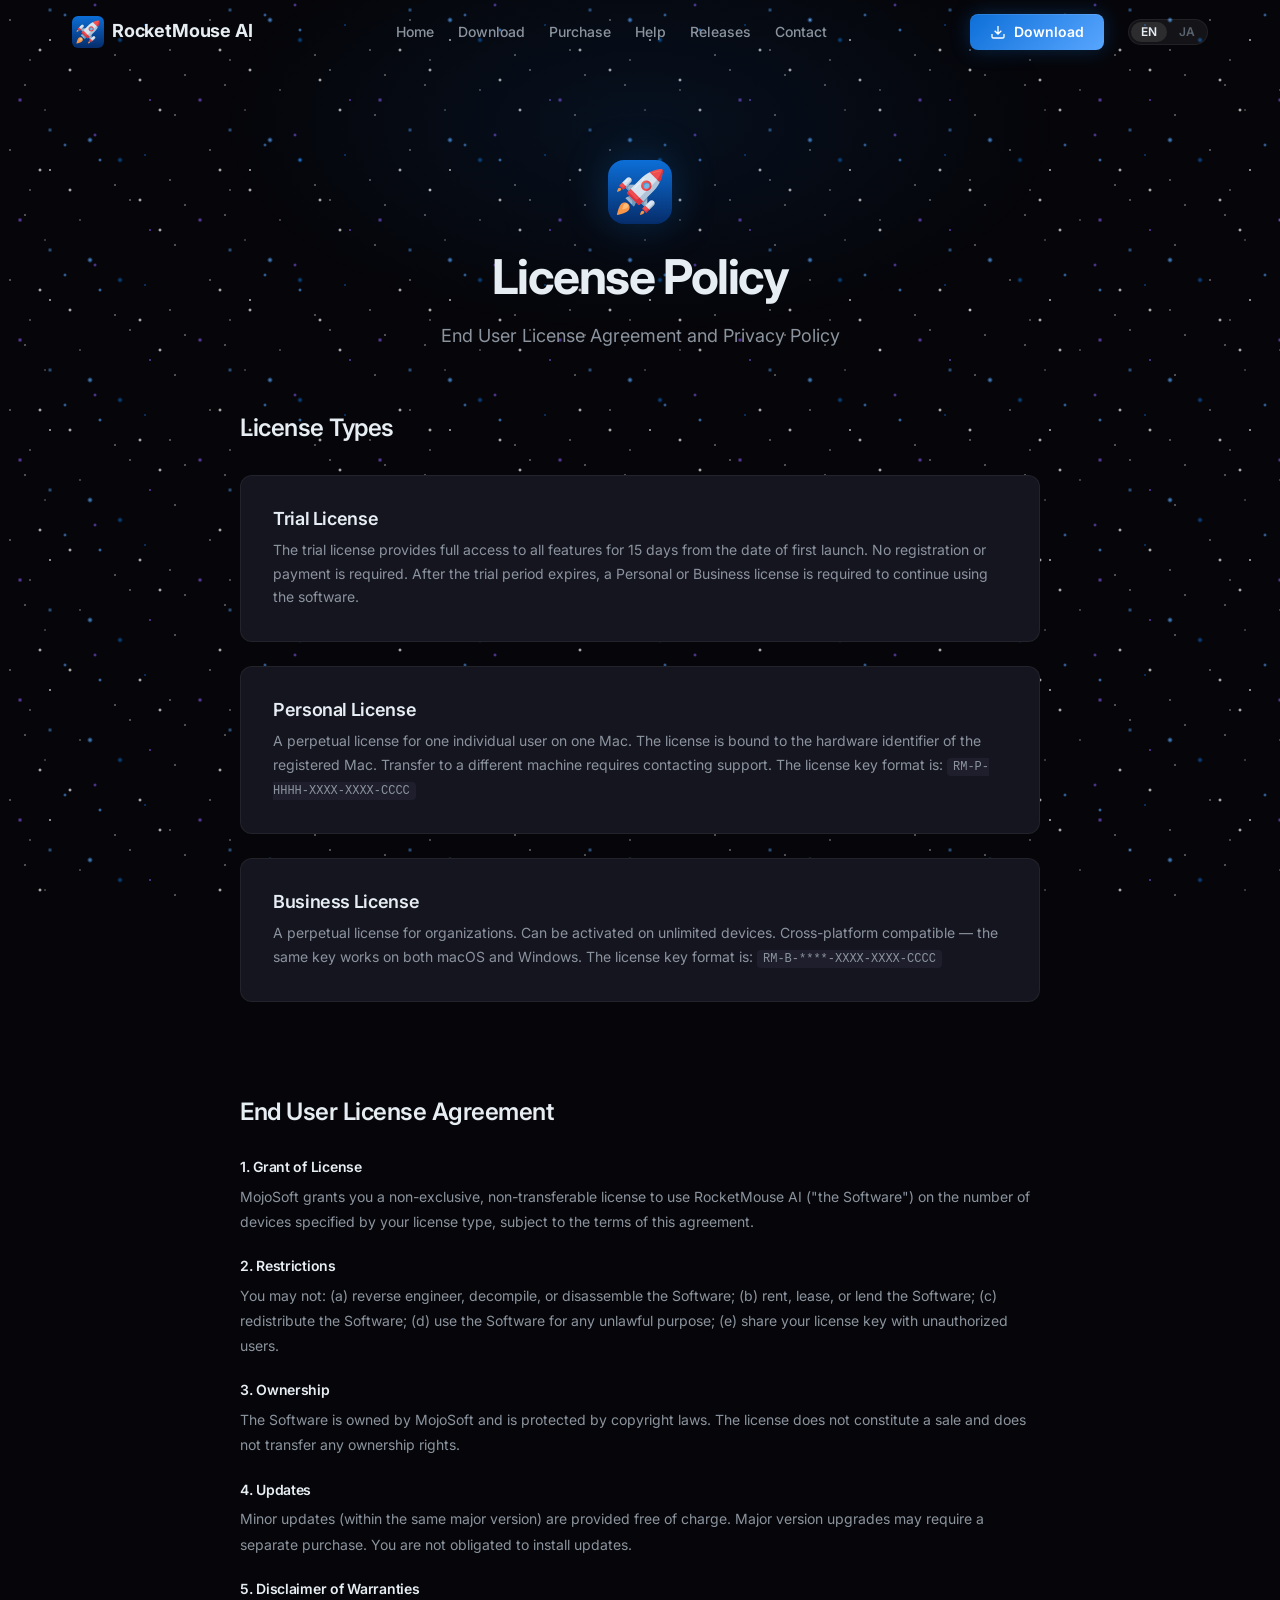
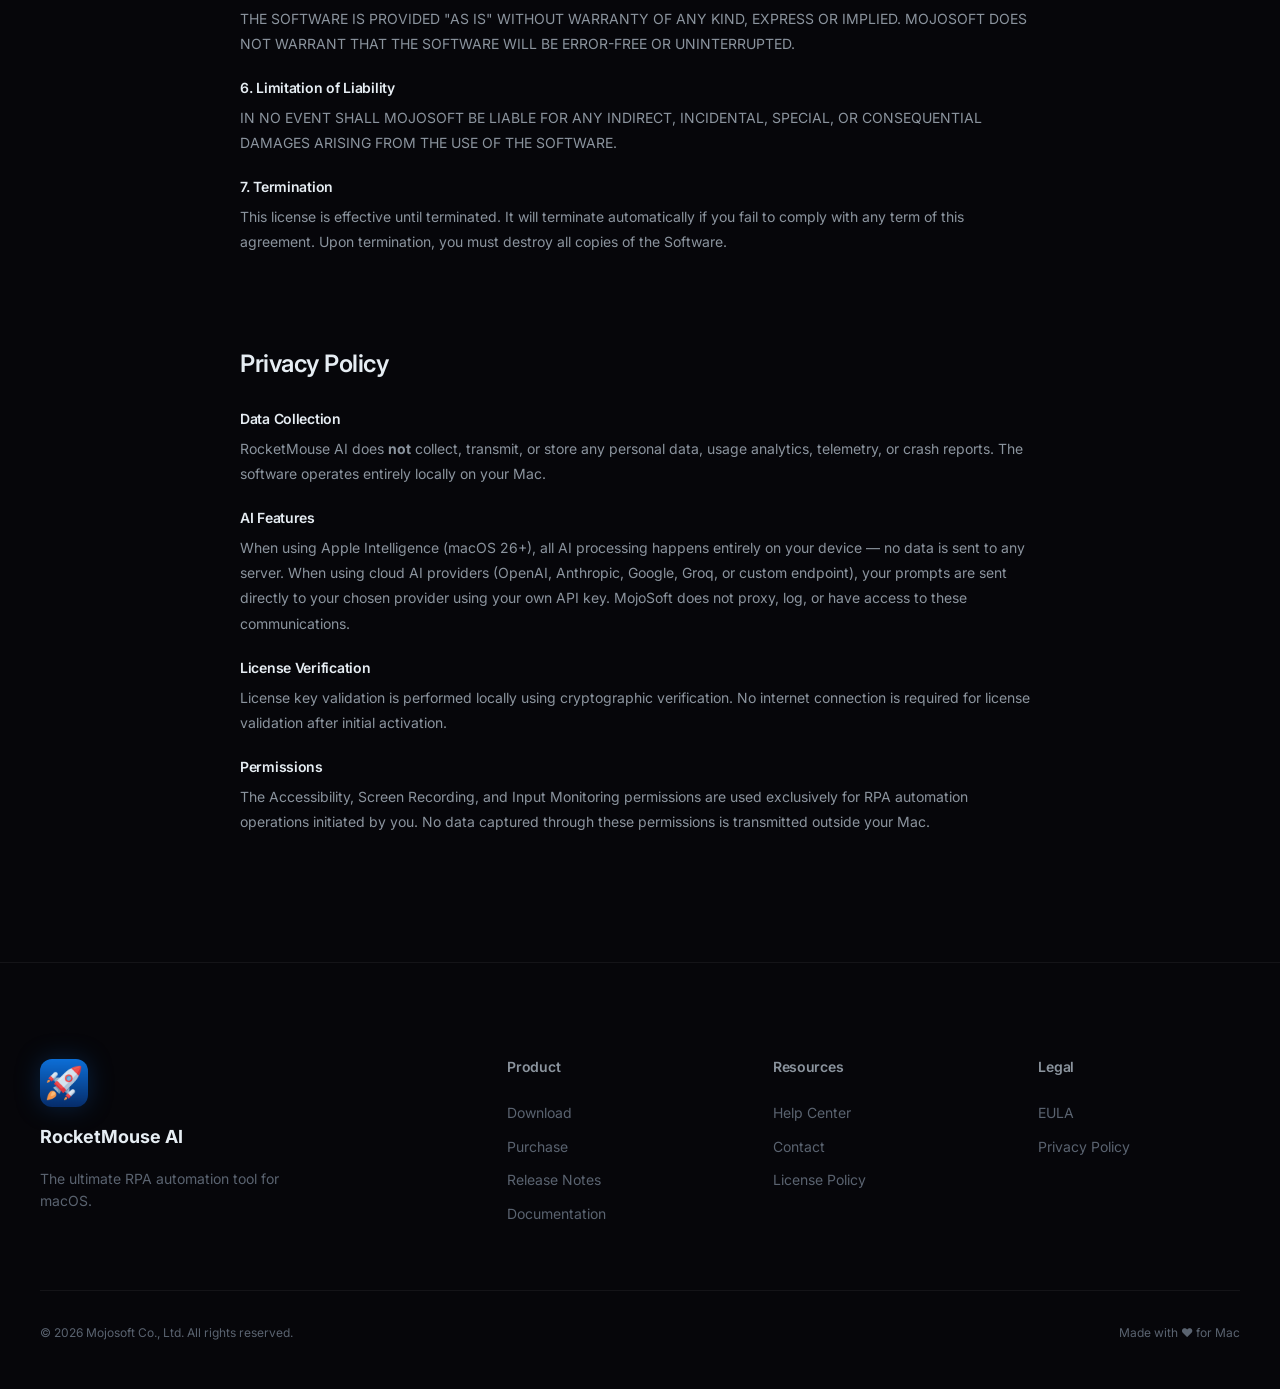
<file: license.html>
<!DOCTYPE html>
<html lang="en">
<head>
  <meta charset="UTF-8">
  <meta name="viewport" content="width=device-width, initial-scale=1.0">
  <title>License Policy — RocketMouse AI</title>
  <meta name="description" content="RocketMouse AI license agreement, EULA, and privacy policy. Personal and Business license terms, refund policy, and data handling practices.">
  <meta name="theme-color" content="#06060a">
  
  
  
  <meta property="og:title" content="License Policy — RocketMouse AI">
  <meta property="og:description" content="RocketMouse AI license agreement, EULA, and privacy policy. Personal and Business license terms, refund policy, and data handling practices.">
  <meta property="og:type" content="website">
  <meta property="og:url" content="https://mojosoftjp.github.io/rocketmouse-mac/license.html">
  <meta property="og:image" content="https://mojosoftjp.github.io/rocketmouse-mac/images/og-image.png">
  <meta property="og:site_name" content="Mojosoft">
  <meta name="twitter:card" content="summary_large_image">
  <meta name="twitter:title" content="License Policy — RocketMouse AI">
  <meta name="twitter:description" content="RocketMouse AI license agreement, EULA, and privacy policy. Personal and Business license terms, refund policy, and data handling practices.">
  <meta name="twitter:image" content="https://mojosoftjp.github.io/rocketmouse-mac/images/og-image.png">
  <link rel="apple-touch-icon" href="images/app-icon-256.png">
  <link rel="icon" type="image/png" href="images/app-icon-128.png">
  <link rel="preconnect" href="https://fonts.googleapis.com">
  <link rel="preconnect" href="https://fonts.gstatic.com" crossorigin>
  <link href="https://fonts.googleapis.com/css2?family=Inter:wght@400;500;600;700;800&display=swap" rel="stylesheet">
  <link rel="stylesheet" href="css/style.css">
  <link rel="canonical" href="https://mojosoftjp.github.io/rocketmouse-mac/license.html">
  <link rel="alternate" href="https://mojosoftjp.github.io/rocketmouse-mac/license.html" hreflang="en">
  <link rel="alternate" href="https://mojosoftjp.github.io/rocketmouse-mac/ja/license.html" hreflang="ja">
  <meta name="robots" content="index, follow, max-image-preview:large">
  <meta property="og:locale" content="en_US">
  <meta property="og:image:alt" content="License Policy — RocketMouse AI">
  <meta name="twitter:image:alt" content="License Policy — RocketMouse AI">
  <meta property="og:image:width" content="1200">
  <meta property="og:image:height" content="630">
</head>
<body>

  <!-- Navigation -->
  <nav class="nav" role="navigation">
    <div class="nav__inner">
      <a href="index.html" class="nav__brand">
        <img src="images/app-icon-128.png" alt="RocketMouse AI" width="32" height="32">
        <span>RocketMouse AI</span>
      </a>
      <ul class="nav__links">
        <li><a href="index.html">Home</a></li>
        <li><a href="download.html">Download</a></li>
        <li><a href="pricing.html">Purchase</a></li>
        <li><a href="help.html">Help</a></li>
        <li><a href="releases.html">Releases</a></li>
        <li><a href="contact.html">Contact</a></li>
      </ul>
      <div class="nav__cta">
        <a href="download.html" class="btn btn--primary">
          <svg viewBox="0 0 24 24" fill="none" stroke="currentColor" stroke-width="2"><path d="M21 15v4a2 2 0 01-2 2H5a2 2 0 01-2-2v-4M7 10l5 5 5-5M12 15V3"/></svg>
          Download
        </a>
        <div class="lang-switch">
          <a href="license.html" class="lang-switch__btn active">EN</a>
          <a href="ja/license.html" class="lang-switch__btn">JA</a>
        </div>
      </div>
      <button class="nav__toggle" aria-label="Toggle menu" aria-expanded="false">
        <svg viewBox="0 0 24 24" fill="none" stroke="currentColor" stroke-width="2"><path d="M3 12h18M3 6h18M3 18h18"/></svg>
      </button>
    </div>
  </nav>


  <!-- Page Header -->
  <header class="page-header">
    <img src="images/app-icon-128.png" alt="" class="page-header__icon reveal" width="64" height="64">
    <h1 class="page-header__title reveal">License Policy</h1>
    <p class="page-header__desc reveal reveal-delay-1">
      End User License Agreement and Privacy Policy
    </p>
  </header>


  <!-- License Types -->
  <section class="section" style="padding-top: 0;">
    <div class="container--narrow" style="max-width: 800px; margin: 0 auto;">

      <div class="reveal">
        <h2 style="font-size: var(--text-2xl); margin-bottom: var(--space-xl);">License Types</h2>

        <div style="display: flex; flex-direction: column; gap: var(--space-lg); margin-bottom: var(--space-4xl);">
          <div style="background: var(--bg-card); border: 1px solid var(--border-subtle); border-radius: var(--radius-lg); padding: var(--space-xl);">
            <h3 style="font-size: var(--text-lg); margin-bottom: var(--space-sm);">Trial License</h3>
            <p style="font-size: var(--text-sm); color: var(--text-secondary); line-height: 1.7;">
              The trial license provides full access to all features for 15 days from the date of first launch.
              No registration or payment is required. After the trial period expires, a Personal or Business
              license is required to continue using the software.
            </p>
          </div>

          <div style="background: var(--bg-card); border: 1px solid var(--border-subtle); border-radius: var(--radius-lg); padding: var(--space-xl);">
            <h3 style="font-size: var(--text-lg); margin-bottom: var(--space-sm);">Personal License</h3>
            <p style="font-size: var(--text-sm); color: var(--text-secondary); line-height: 1.7;">
              A perpetual license for one individual user on one Mac. The license is bound to the hardware
              identifier of the registered Mac. Transfer to a different machine requires contacting support.
              The license key format is: <code style="font-family: var(--font-mono); background: var(--bg-elevated); padding: 2px 6px; border-radius: 4px; font-size: var(--text-xs);">RM-P-HHHH-XXXX-XXXX-CCCC</code>
            </p>
          </div>

          <div style="background: var(--bg-card); border: 1px solid var(--border-subtle); border-radius: var(--radius-lg); padding: var(--space-xl);">
            <h3 style="font-size: var(--text-lg); margin-bottom: var(--space-sm);">Business License</h3>
            <p style="font-size: var(--text-sm); color: var(--text-secondary); line-height: 1.7;">
              A perpetual license for organizations. Can be activated on unlimited devices.
              Cross-platform compatible — the same key works on both macOS and Windows.
              The license key format is: <code style="font-family: var(--font-mono); background: var(--bg-elevated); padding: 2px 6px; border-radius: 4px; font-size: var(--text-xs);">RM-B-****-XXXX-XXXX-CCCC</code>
            </p>
          </div>
        </div>
      </div>


      <div class="reveal" style="margin-bottom: var(--space-4xl);">
        <h2 style="font-size: var(--text-2xl); margin-bottom: var(--space-xl);">End User License Agreement</h2>

        <div style="font-size: var(--text-sm); color: var(--text-secondary); line-height: 1.8; display: flex; flex-direction: column; gap: var(--space-lg);">
          <div>
            <h4 style="color: var(--text-primary); margin-bottom: var(--space-sm);">1. Grant of License</h4>
            <p>MojoSoft grants you a non-exclusive, non-transferable license to use RocketMouse AI ("the Software")
            on the number of devices specified by your license type, subject to the terms of this agreement.</p>
          </div>

          <div>
            <h4 style="color: var(--text-primary); margin-bottom: var(--space-sm);">2. Restrictions</h4>
            <p>You may not: (a) reverse engineer, decompile, or disassemble the Software; (b) rent, lease, or
            lend the Software; (c) redistribute the Software; (d) use the Software for any unlawful purpose;
            (e) share your license key with unauthorized users.</p>
          </div>

          <div>
            <h4 style="color: var(--text-primary); margin-bottom: var(--space-sm);">3. Ownership</h4>
            <p>The Software is owned by MojoSoft and is protected by copyright laws. The license does not
            constitute a sale and does not transfer any ownership rights.</p>
          </div>

          <div>
            <h4 style="color: var(--text-primary); margin-bottom: var(--space-sm);">4. Updates</h4>
            <p>Minor updates (within the same major version) are provided free of charge. Major version upgrades
            may require a separate purchase. You are not obligated to install updates.</p>
          </div>

          <div>
            <h4 style="color: var(--text-primary); margin-bottom: var(--space-sm);">5. Disclaimer of Warranties</h4>
            <p>THE SOFTWARE IS PROVIDED "AS IS" WITHOUT WARRANTY OF ANY KIND, EXPRESS OR IMPLIED. MOJOSOFT DOES NOT
            WARRANT THAT THE SOFTWARE WILL BE ERROR-FREE OR UNINTERRUPTED.</p>
          </div>

          <div>
            <h4 style="color: var(--text-primary); margin-bottom: var(--space-sm);">6. Limitation of Liability</h4>
            <p>IN NO EVENT SHALL MOJOSOFT BE LIABLE FOR ANY INDIRECT, INCIDENTAL, SPECIAL, OR CONSEQUENTIAL DAMAGES
            ARISING FROM THE USE OF THE SOFTWARE.</p>
          </div>

          <div>
            <h4 style="color: var(--text-primary); margin-bottom: var(--space-sm);">7. Termination</h4>
            <p>This license is effective until terminated. It will terminate automatically if you fail to comply
            with any term of this agreement. Upon termination, you must destroy all copies of the Software.</p>
          </div>
        </div>
      </div>


      <div class="reveal">
        <h2 style="font-size: var(--text-2xl); margin-bottom: var(--space-xl);">Privacy Policy</h2>

        <div style="font-size: var(--text-sm); color: var(--text-secondary); line-height: 1.8; display: flex; flex-direction: column; gap: var(--space-lg);">
          <div>
            <h4 style="color: var(--text-primary); margin-bottom: var(--space-sm);">Data Collection</h4>
            <p>RocketMouse AI does <strong>not</strong> collect, transmit, or store any personal data, usage
            analytics, telemetry, or crash reports. The software operates entirely locally on your Mac.</p>
          </div>

          <div>
            <h4 style="color: var(--text-primary); margin-bottom: var(--space-sm);">AI Features</h4>
            <p>When using Apple Intelligence (macOS 26+), all AI processing happens entirely on your device &mdash; no data is sent to any server.
            When using cloud AI providers (OpenAI, Anthropic, Google, Groq, or custom endpoint), your prompts are sent directly to your chosen provider using your own API key. MojoSoft does not
            proxy, log, or have access to these communications.</p>
          </div>

          <div>
            <h4 style="color: var(--text-primary); margin-bottom: var(--space-sm);">License Verification</h4>
            <p>License key validation is performed locally using cryptographic verification. No internet
            connection is required for license validation after initial activation.</p>
          </div>

          <div>
            <h4 style="color: var(--text-primary); margin-bottom: var(--space-sm);">Permissions</h4>
            <p>The Accessibility, Screen Recording, and Input Monitoring permissions are used exclusively
            for RPA automation operations initiated by you. No data captured through these permissions
            is transmitted outside your Mac.</p>
          </div>
        </div>
      </div>

    </div>
  </section>


  <!-- Footer -->
  <footer class="footer">
    <div class="footer__inner">
      <div class="footer__brand">
        <img src="images/app-icon-128.png" alt="RocketMouse AI" class="footer__brand-icon" width="48" height="48">
        <div class="footer__brand-name">
          RocketMouse AI
        </div>
        <p class="footer__brand-desc">The ultimate RPA automation tool for macOS.</p>
      </div>
      <div>
        <h4 class="footer__col-title">Product</h4>
        <ul class="footer__links">
          <li><a href="download.html">Download</a></li>
          <li><a href="pricing.html">Purchase</a></li>
          <li><a href="releases.html">Release Notes</a></li>
          <li><a href="help.html">Documentation</a></li>
        </ul>
      </div>
      <div>
        <h4 class="footer__col-title">Resources</h4>
        <ul class="footer__links">
          <li><a href="help.html">Help Center</a></li>
          <li><a href="contact.html">Contact</a></li>
          <li><a href="license.html">License Policy</a></li>
        </ul>
      </div>
      <div>
        <h4 class="footer__col-title">Legal</h4>
        <ul class="footer__links">
          <li><a href="license.html">EULA</a></li>
          <li><a href="license.html">Privacy Policy</a></li>
        </ul>
      </div>
    </div>
    <div class="footer__bottom">
      <span>&copy; 2026 <a href="https://mojosoft.biz/" target="_blank" rel="noopener">Mojosoft Co., Ltd.</a> All rights reserved.</span>
      <span>Made with &#x2764; for Mac</span>
    </div>
  </footer>

  <script src="js/main.js"></script>
</body>
</html>
</file>
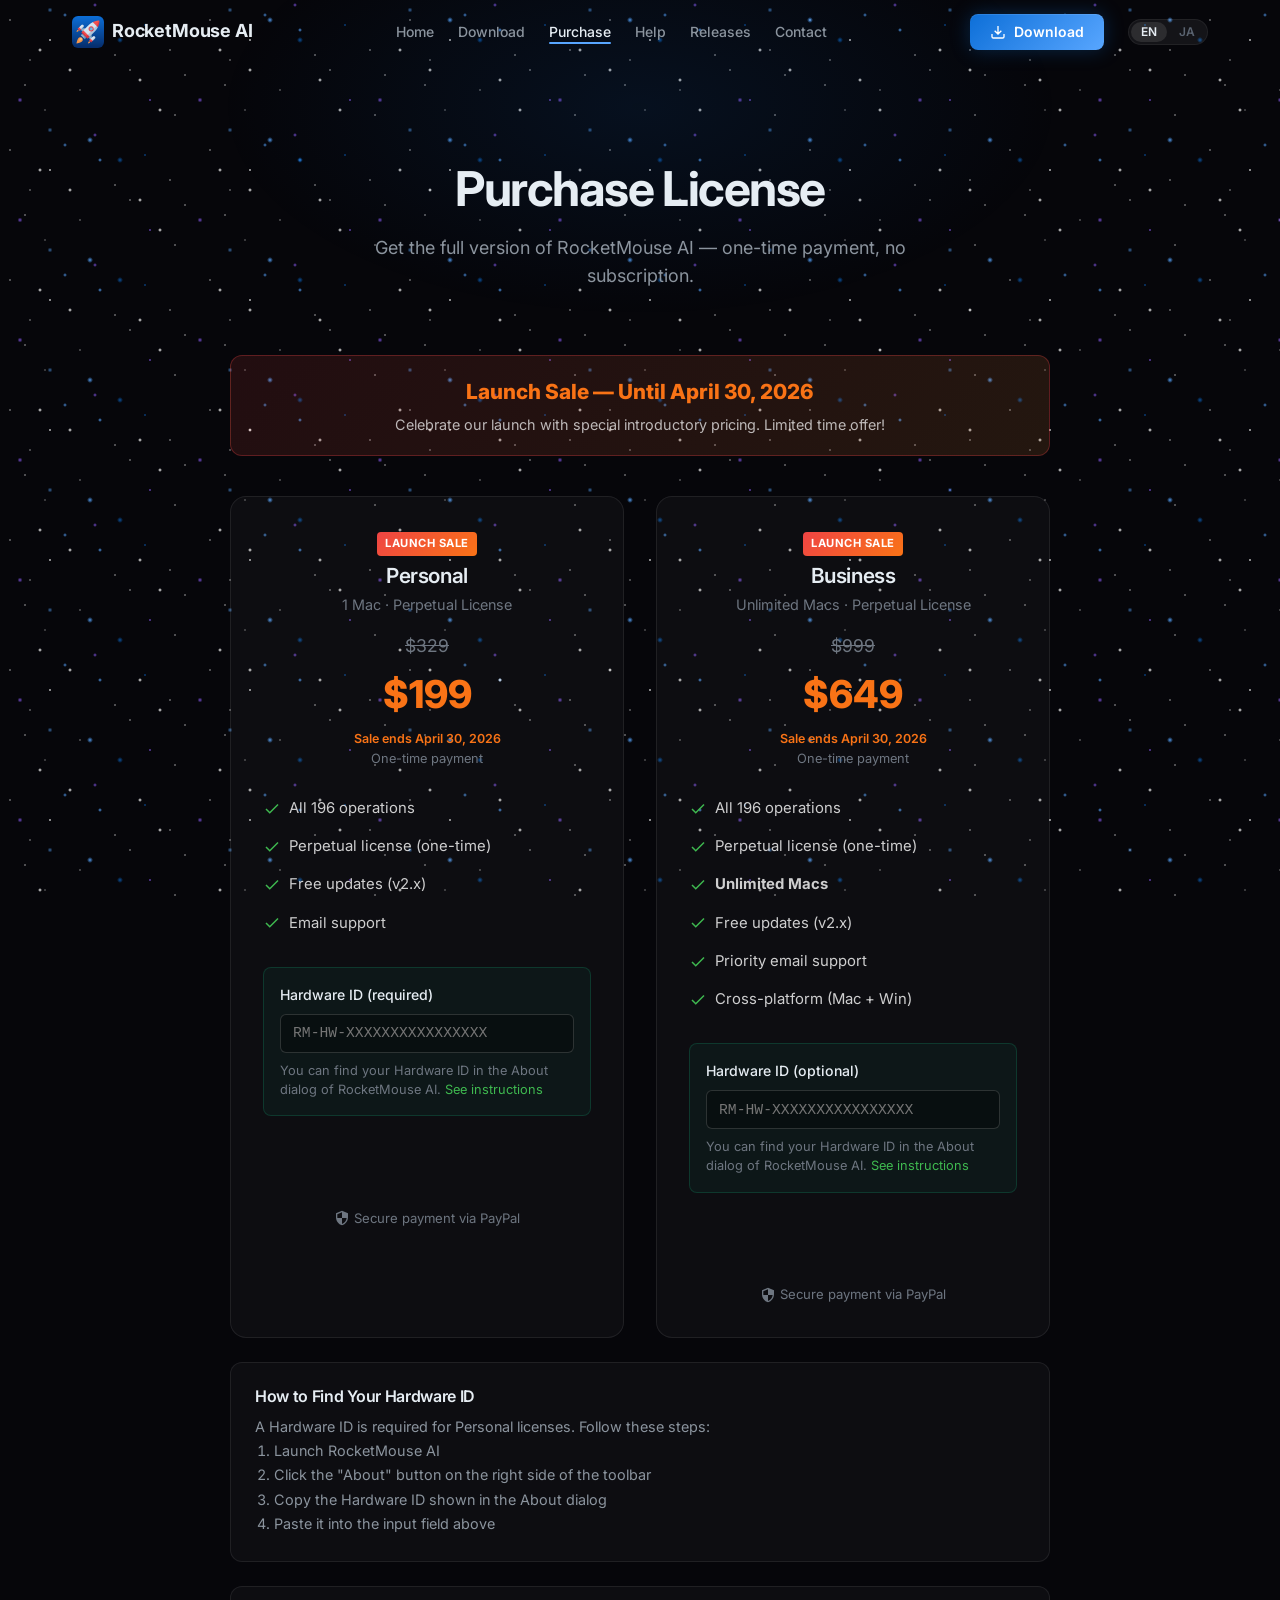
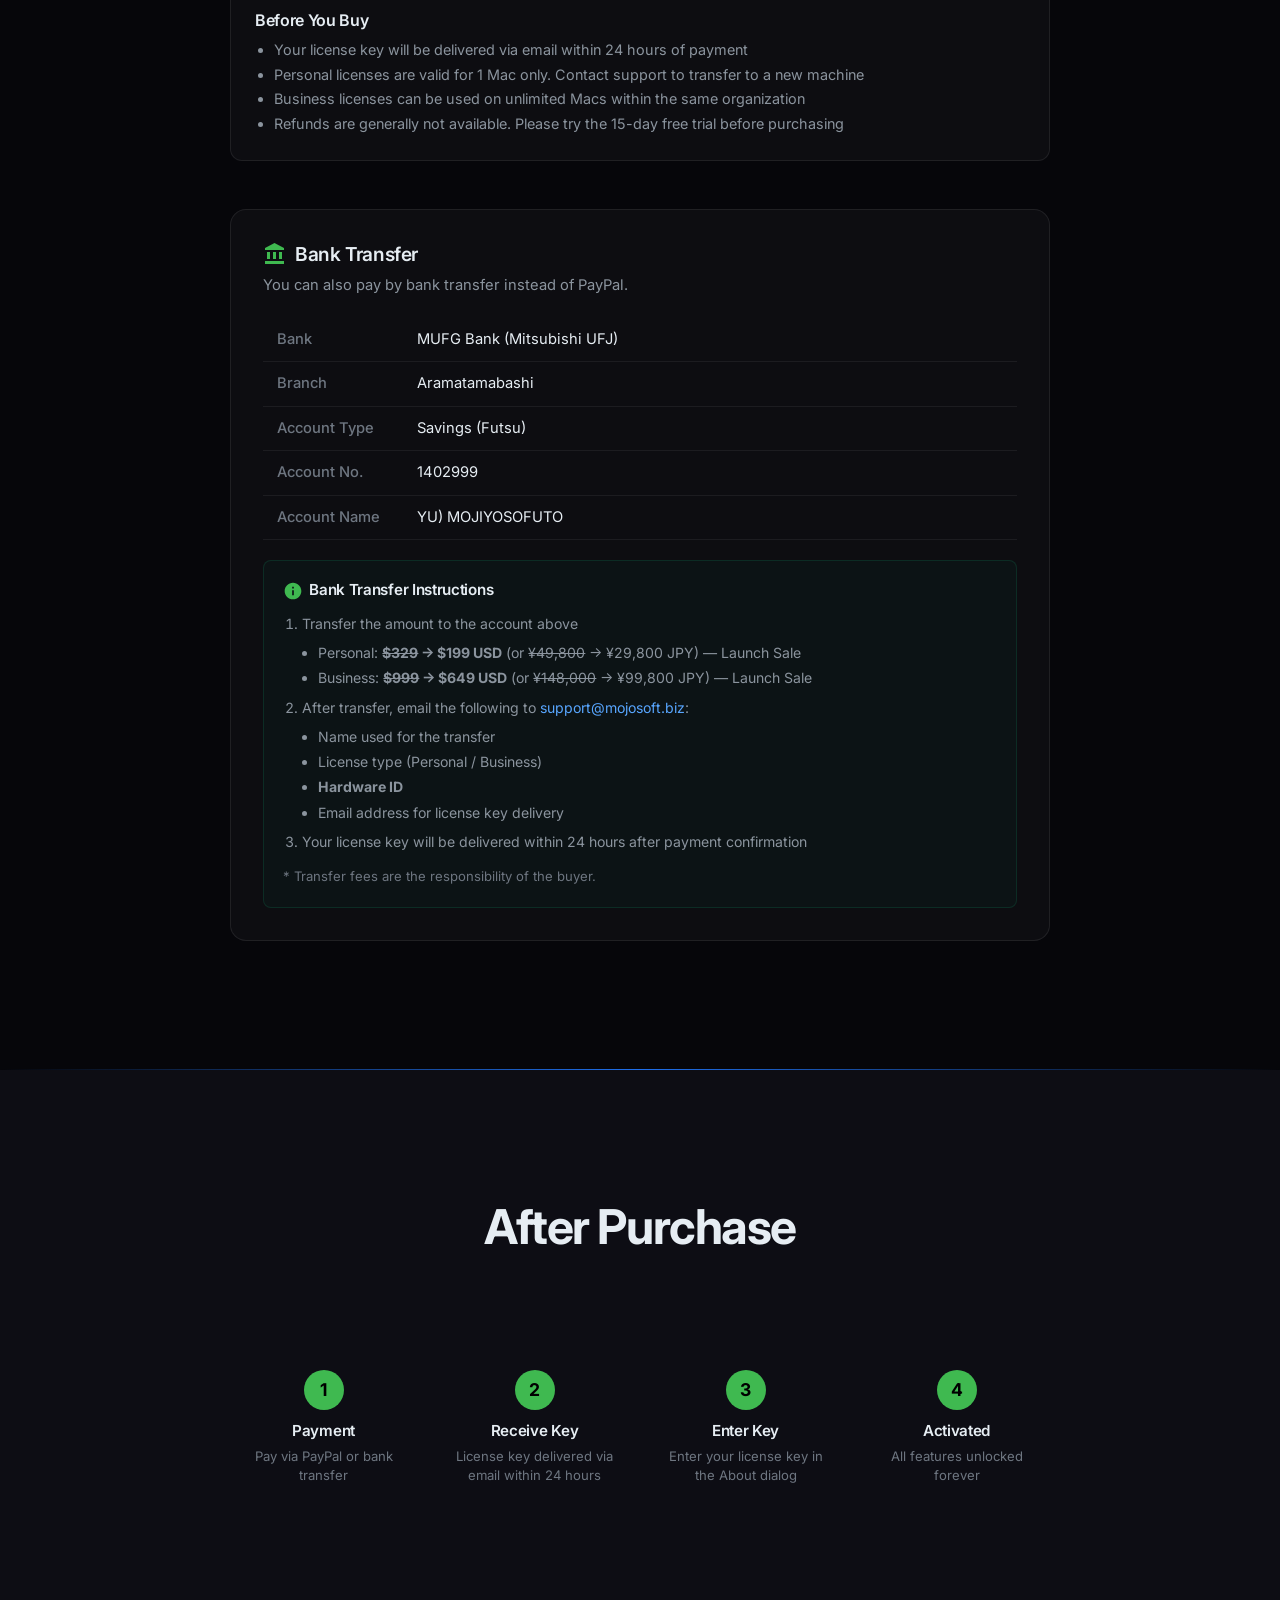
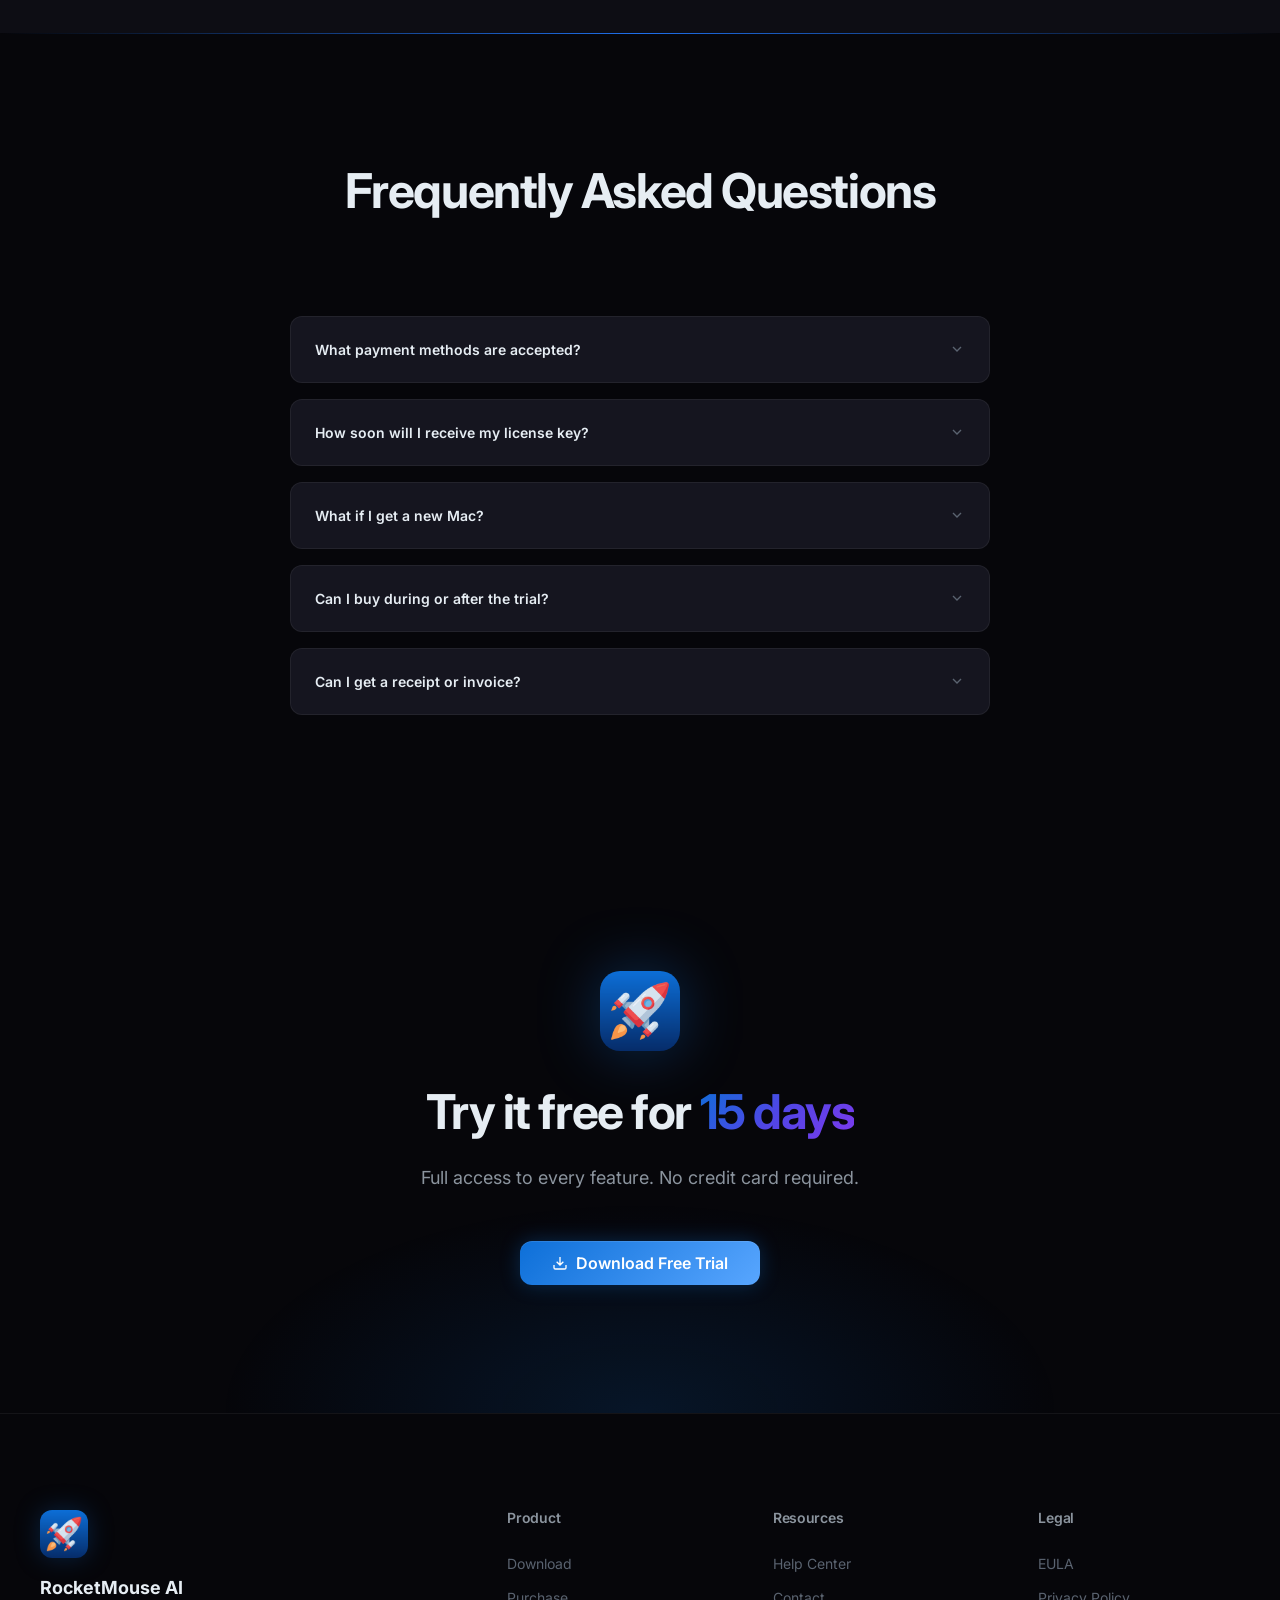
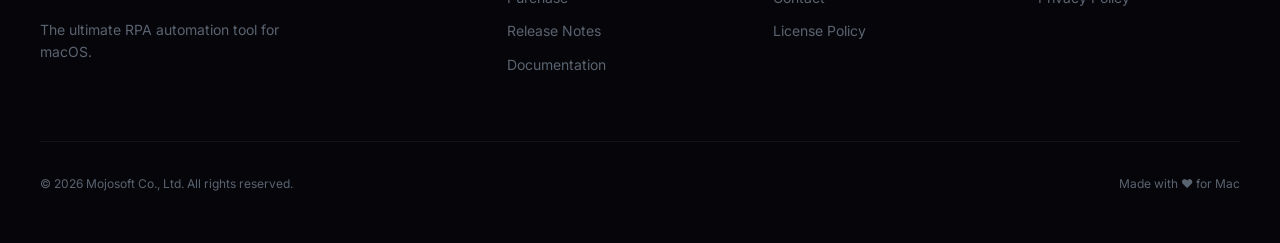
<file: pricing.html>
<!DOCTYPE html>
<html lang="en">
<head>
  <meta charset="UTF-8">
  <meta name="viewport" content="width=device-width, initial-scale=1.0">
  <title>Purchase — RocketMouse AI</title>
  <meta name="description" content="Purchase RocketMouse AI license. Launch Sale until Apr 30: Personal $199, Business $649. One-time payment, no subscription.">
  <meta name="theme-color" content="#06060a">
  
  
  
  <meta property="og:title" content="Purchase — RocketMouse AI">
  <meta property="og:description" content="Purchase RocketMouse AI license. Launch Sale until Apr 30: Personal $199, Business $649. One-time payment, no subscription.">
  <meta property="og:type" content="website">
  <meta property="og:url" content="https://mojosoftjp.github.io/rocketmouse-mac/pricing.html">
  <meta property="og:image" content="https://mojosoftjp.github.io/rocketmouse-mac/images/og-image.png">
  <meta property="og:site_name" content="Mojosoft">
  <meta name="twitter:card" content="summary_large_image">
  <meta name="twitter:title" content="Purchase — RocketMouse AI">
  <meta name="twitter:description" content="Purchase RocketMouse AI license. Launch Sale until Apr 30: Personal $199, Business $649. One-time payment, no subscription.">
  <meta name="twitter:image" content="https://mojosoftjp.github.io/rocketmouse-mac/images/og-image.png">
  <link rel="apple-touch-icon" href="images/app-icon-256.png">
  <link rel="icon" type="image/png" href="images/app-icon-128.png">
  <link rel="preconnect" href="https://fonts.googleapis.com">
  <link rel="preconnect" href="https://fonts.gstatic.com" crossorigin>
  <link href="https://fonts.googleapis.com/css2?family=Inter:wght@400;500;600;700;800&display=swap" rel="stylesheet">
  <link rel="stylesheet" href="css/style.css">
  <style>
    /* --- Launch Sale banner --- */
    .sale-banner {
      max-width: 820px;
      margin: 0 auto 32px;
      background: linear-gradient(135deg, rgba(239,68,68,0.12), rgba(251,146,60,0.12));
      border: 1px solid rgba(239,68,68,0.3);
      border-radius: 12px;
      padding: 1.2rem 1.5rem;
      text-align: center;
    }
    .sale-banner__title {
      font-size: 1.3rem;
      font-weight: 800;
      color: #f97316;
      margin-bottom: 4px;
      display: flex;
      align-items: center;
      justify-content: center;
      gap: 8px;
    }
    .sale-banner__desc {
      color: rgba(255,255,255,0.7);
      font-size: 0.9rem;
    }
    .sale-badge {
      display: inline-block;
      background: linear-gradient(135deg, #ef4444, #f97316);
      color: #fff;
      font-size: 0.7rem;
      font-weight: 700;
      padding: 3px 8px;
      border-radius: 4px;
      text-transform: uppercase;
      letter-spacing: 0.5px;
      margin-bottom: 8px;
    }
    .price-original {
      font-size: 1.1rem;
      color: var(--text-muted, #6e7681);
      text-decoration: line-through;
      margin-bottom: 2px;
    }
    .price-sale {
      font-size: 2.4rem;
      font-weight: 800;
      color: #f97316;
      margin: 4px 0 4px;
    }
    .sale-until {
      color: #f97316;
      font-size: 0.78rem;
      font-weight: 600;
    }

    /* --- Purchase page specific --- */
    .purchase-grid {
      display: grid;
      grid-template-columns: 1fr 1fr;
      gap: 32px;
      max-width: 820px;
      margin: 40px auto 0;
    }
    @media (max-width: 768px) {
      .purchase-grid { grid-template-columns: 1fr; max-width: 420px; }
    }
    .purchase-card {
      background: var(--glass-bg, rgba(255,255,255,0.03));
      border: 1px solid var(--glass-border, rgba(255,255,255,0.08));
      border-radius: 16px;
      padding: 2rem;
      text-align: center;
      transition: border-color 0.3s, box-shadow 0.3s;
    }
    .purchase-card:hover {
      border-color: rgba(255,255,255,0.15);
      box-shadow: 0 0 40px rgba(16,185,129,0.06);
    }
    .purchase-card h3 {
      font-size: 1.3rem;
      color: var(--text-primary, #e6edf3);
      margin-bottom: 4px;
    }
    .purchase-card .subtitle {
      color: var(--text-muted, #6e7681);
      font-size: 0.9rem;
      margin-bottom: 16px;
    }
    .purchase-card .price {
      font-size: 2.2rem;
      font-weight: 800;
      color: var(--accent-green, #10b981);
      margin: 12px 0 4px;
    }
    .purchase-card .price-note {
      color: var(--text-muted, #6e7681);
      font-size: 0.8rem;
      margin-bottom: 20px;
    }
    .purchase-card ul {
      list-style: none;
      text-align: left;
      margin-bottom: 24px;
      padding: 0;
    }
    .purchase-card ul li {
      color: rgba(255,255,255,0.8);
      padding: 0.45rem 0;
      display: flex;
      align-items: center;
      gap: 0.5rem;
      font-size: 0.93rem;
    }
    .purchase-card ul li svg {
      width: 18px; height: 18px;
      color: var(--accent-green, #10b981);
      flex-shrink: 0;
    }

    /* Hardware ID */
    .hardware-id-section {
      margin-bottom: 1.5rem;
      padding: 1rem;
      background: rgba(16,185,129,0.06);
      border: 1px solid rgba(16,185,129,0.2);
      border-radius: 8px;
      text-align: left;
    }
    .hardware-id-section label {
      display: block;
      color: var(--text-primary, #e6edf3);
      font-size: 0.88rem;
      margin-bottom: 0.5rem;
      font-weight: 500;
    }
    .hardware-id-section input {
      width: 100%;
      padding: 0.65rem 0.75rem;
      border: 1px solid rgba(255,255,255,0.15);
      border-radius: 6px;
      background: rgba(0,0,0,0.3);
      color: var(--text-primary, #e6edf3);
      font-size: 0.92rem;
      font-family: 'SF Mono', 'Menlo', monospace;
      box-sizing: border-box;
    }
    .hardware-id-section input:focus {
      outline: none;
      border-color: var(--accent-green, #10b981);
      box-shadow: 0 0 0 2px rgba(16,185,129,0.2);
    }
    .hardware-id-section .help-text {
      color: var(--text-muted, #6e7681);
      font-size: 0.8rem;
      margin-top: 0.5rem;
      line-height: 1.5;
    }
    .hardware-id-section .help-text a { color: var(--accent-green, #10b981); }
    .hardware-id-error {
      color: #ef4444;
      font-size: 0.82rem;
      margin-top: 0.4rem;
      display: none;
    }

    /* PayPal */
    .paypal-button-container { min-height: 55px; }
    .payment-note {
      text-align: center;
      color: var(--text-muted, #6e7681);
      font-size: 0.82rem;
      margin-top: 0.8rem;
      display: flex;
      align-items: center;
      justify-content: center;
      gap: 4px;
    }
    .payment-note svg { width: 16px; height: 16px; }

    /* Bank transfer */
    .bank-transfer-section {
      max-width: 820px;
      margin: 48px auto 0;
      background: var(--glass-bg, rgba(255,255,255,0.03));
      border: 1px solid var(--glass-border, rgba(255,255,255,0.08));
      border-radius: 16px;
      padding: 2rem;
    }
    .bank-transfer-section h3 {
      font-size: 1.2rem;
      color: var(--text-primary, #e6edf3);
      margin-bottom: 8px;
      display: flex;
      align-items: center;
      gap: 8px;
    }
    .bank-transfer-section h3 svg { width: 24px; height: 24px; color: var(--accent-green, #10b981); }
    .bank-description {
      color: var(--text-secondary, #8b949e);
      font-size: 0.92rem;
      margin-bottom: 20px;
    }
    .bank-table {
      width: 100%;
      border-collapse: collapse;
      margin-bottom: 20px;
    }
    .bank-table th, .bank-table td {
      padding: 10px 14px;
      text-align: left;
      border-bottom: 1px solid rgba(255,255,255,0.06);
      font-size: 0.92rem;
    }
    .bank-table th { color: var(--text-muted, #6e7681); width: 140px; font-weight: 500; }
    .bank-table td { color: var(--text-primary, #e6edf3); }
    .bank-notice {
      background: rgba(16,185,129,0.04);
      border: 1px solid rgba(16,185,129,0.15);
      border-radius: 8px;
      padding: 1.2rem;
    }
    .bank-notice h4 {
      color: var(--text-primary, #e6edf3);
      font-size: 0.95rem;
      margin-bottom: 10px;
      display: flex;
      align-items: center;
      gap: 6px;
    }
    .bank-notice h4 svg { width: 20px; height: 20px; color: var(--accent-green, #10b981); }
    .bank-notice ol {
      color: var(--text-secondary, #8b949e);
      font-size: 0.88rem;
      padding-left: 1.2rem;
      line-height: 1.8;
    }
    .bank-notice ol ul { list-style: disc; padding-left: 1rem; margin: 4px 0; }
    .bank-notice ol ul li { color: var(--text-secondary, #8b949e); }
    .bank-note {
      color: var(--text-muted, #6e7681);
      font-size: 0.82rem;
      margin-top: 12px;
      line-height: 1.6;
    }

    /* Notice box */
    .notice-box {
      max-width: 820px;
      margin: 24px auto 0;
      background: var(--glass-bg, rgba(255,255,255,0.03));
      border: 1px solid var(--glass-border, rgba(255,255,255,0.08));
      border-radius: 12px;
      padding: 1.5rem;
    }
    .notice-box h4 {
      color: var(--text-primary, #e6edf3);
      font-size: 1rem;
      margin-bottom: 8px;
    }
    .notice-box p, .notice-box li {
      color: var(--text-secondary, #8b949e);
      font-size: 0.9rem;
      line-height: 1.7;
    }
    .notice-box ol { padding-left: 1.2rem; }
    .notice-box ul { list-style: disc; padding-left: 1.2rem; }

    /* Process steps */
    .process-steps {
      display: grid;
      grid-template-columns: repeat(4, 1fr);
      gap: 24px;
      max-width: 820px;
      margin: 32px auto 0;
    }
    @media (max-width: 768px) {
      .process-steps { grid-template-columns: 1fr 1fr; }
    }
    .process-step { text-align: center; padding: 1.2rem 0.8rem; }
    .step-number {
      width: 40px; height: 40px;
      border-radius: 50%;
      background: var(--accent-green, #10b981);
      color: #000;
      font-weight: 700;
      display: flex;
      align-items: center;
      justify-content: center;
      margin: 0 auto 12px;
      font-size: 1.1rem;
    }
    .process-step h4 {
      color: var(--text-primary, #e6edf3);
      font-size: 0.95rem;
      margin-bottom: 6px;
    }
    .process-step p {
      color: var(--text-muted, #6e7681);
      font-size: 0.82rem;
      line-height: 1.5;
    }

    /* Success modal */
    .success-modal-overlay {
      position: fixed; inset: 0;
      background: rgba(0,0,0,0.7);
      backdrop-filter: blur(8px);
      z-index: 10000;
      display: flex;
      align-items: center;
      justify-content: center;
      opacity: 0;
      pointer-events: none;
      transition: opacity 0.3s;
    }
    .success-modal-overlay.active { opacity: 1; pointer-events: auto; }
    .success-modal {
      background: #111;
      border: 1px solid rgba(255,255,255,0.08);
      border-radius: 20px;
      padding: 2.5rem;
      max-width: 460px;
      width: 90%;
      text-align: center;
    }
    .success-icon {
      width: 60px; height: 60px;
      border-radius: 50%;
      background: var(--accent-green, #10b981);
      display: flex;
      align-items: center;
      justify-content: center;
      margin: 0 auto 16px;
    }
    .success-icon svg { width: 32px; height: 32px; color: #000; }
    .success-modal h2 { color: var(--text-primary, #e6edf3); font-size: 1.4rem; margin-bottom: 4px; }
    .success-subtitle { color: var(--text-secondary, #8b949e); font-size: 0.92rem; margin-bottom: 24px; }
    .success-details {
      background: rgba(255,255,255,0.03);
      border: 1px solid rgba(255,255,255,0.06);
      border-radius: 10px;
      padding: 16px;
      margin-bottom: 20px;
    }
    .detail-row {
      display: flex;
      justify-content: space-between;
      padding: 8px 0;
      border-bottom: 1px solid rgba(255,255,255,0.04);
    }
    .detail-row:last-child { border-bottom: none; }
    .detail-label { color: var(--text-muted, #6e7681); font-size: 0.85rem; }
    .detail-value { color: var(--text-primary, #e6edf3); font-size: 0.85rem; font-weight: 500; }
    .success-next-steps {
      background: rgba(16,185,129,0.06);
      border: 1px solid rgba(16,185,129,0.15);
      border-radius: 8px;
      padding: 14px;
      margin-bottom: 20px;
      text-align: left;
    }
    .success-next-steps h4 {
      color: var(--text-primary, #e6edf3);
      font-size: 0.9rem;
      margin-bottom: 8px;
      display: flex; align-items: center; gap: 6px;
    }
    .success-next-steps h4 svg { width: 18px; height: 18px; color: var(--accent-green, #10b981); }
    .success-next-steps p { color: var(--text-secondary, #8b949e); font-size: 0.85rem; line-height: 1.6; }
    .success-close-btn {
      background: var(--accent-green, #10b981);
      color: #000; border: none;
      border-radius: 8px;
      padding: 10px 32px;
      font-size: 0.95rem;
      font-weight: 600;
      cursor: pointer;
      transition: opacity 0.2s;
    }
    .success-close-btn:hover { opacity: 0.85; }
  </style>
  <link rel="canonical" href="https://mojosoftjp.github.io/rocketmouse-mac/pricing.html">
  <link rel="alternate" href="https://mojosoftjp.github.io/rocketmouse-mac/pricing.html" hreflang="en">
  <link rel="alternate" href="https://mojosoftjp.github.io/rocketmouse-mac/ja/pricing.html" hreflang="ja">
  <meta name="robots" content="index, follow, max-image-preview:large">
  <meta property="og:locale" content="en_US">
  <meta property="og:image:alt" content="Purchase — RocketMouse AI">
  <meta name="twitter:image:alt" content="Purchase — RocketMouse AI">
  <meta property="og:image:width" content="1200">
  <meta property="og:image:height" content="630">
</head>
<body>

  <!-- Navigation -->
  <nav class="nav" role="navigation">
    <div class="nav__inner">
      <a href="index.html" class="nav__brand">
        <img src="images/app-icon-128.png" alt="RocketMouse AI" width="32" height="32">
        <span>RocketMouse AI</span>
      </a>
      <ul class="nav__links">
        <li><a href="index.html">Home</a></li>
        <li><a href="download.html">Download</a></li>
        <li><a href="pricing.html" class="active">Purchase</a></li>
        <li><a href="help.html">Help</a></li>
        <li><a href="releases.html">Releases</a></li>
        <li><a href="contact.html">Contact</a></li>
      </ul>
      <div class="nav__cta">
        <a href="download.html" class="btn btn--primary">
          <svg viewBox="0 0 24 24" fill="none" stroke="currentColor" stroke-width="2"><path d="M21 15v4a2 2 0 01-2 2H5a2 2 0 01-2-2v-4M7 10l5 5 5-5M12 15V3"/></svg>
          Download
        </a>
        <div class="lang-switch">
          <a href="pricing.html" class="lang-switch__btn active">EN</a>
          <a href="ja/pricing.html" class="lang-switch__btn">JA</a>
        </div>
      </div>
      <button class="nav__toggle" aria-label="Toggle menu" aria-expanded="false">
        <svg viewBox="0 0 24 24" fill="none" stroke="currentColor" stroke-width="2"><path d="M3 12h18M3 6h18M3 18h18"/></svg>
      </button>
    </div>
  </nav>


  <!-- Page Header -->
  <header class="page-header">
    <h1 class="page-header__title reveal">Purchase License</h1>
    <p class="page-header__desc reveal reveal-delay-1">
      Get the full version of RocketMouse AI — one-time payment, no subscription.
    </p>
  </header>


  <!-- Launch Sale Banner -->
  <section class="section" style="padding-top: 0; padding-bottom: 0;">
    <div class="sale-banner reveal">
      <div class="sale-banner__title">Launch Sale — Until April 30, 2026</div>
      <p class="sale-banner__desc">Celebrate our launch with special introductory pricing. Limited time offer!</p>
    </div>
  </section>

  <!-- Purchase Cards -->
  <section class="section" style="padding-top: 0;">
    <div class="purchase-grid reveal">

      <!-- Personal -->
      <div class="purchase-card">
        <span class="sale-badge">Launch Sale</span>
        <h3>Personal</h3>
        <p class="subtitle">1 Mac &middot; Perpetual License</p>
        <div class="price-original">$329</div>
        <div class="price-sale">$199</div>
        <p class="sale-until">Sale ends April 30, 2026</p>
        <p class="price-note">One-time payment</p>
        <ul>
          <li><svg viewBox="0 0 24 24" fill="none" stroke="currentColor" stroke-width="2"><polyline points="20 6 9 17 4 12"/></svg>All 196 operations</li>
          <li><svg viewBox="0 0 24 24" fill="none" stroke="currentColor" stroke-width="2"><polyline points="20 6 9 17 4 12"/></svg>Perpetual license (one-time)</li>
          <li><svg viewBox="0 0 24 24" fill="none" stroke="currentColor" stroke-width="2"><polyline points="20 6 9 17 4 12"/></svg>Free updates (v2.x)</li>
          <li><svg viewBox="0 0 24 24" fill="none" stroke="currentColor" stroke-width="2"><polyline points="20 6 9 17 4 12"/></svg>Email support</li>
        </ul>
        <div class="hardware-id-section">
          <label for="hardware-id-input">Hardware ID (required)</label>
          <input type="text" id="hardware-id-input" placeholder="RM-HW-XXXXXXXXXXXXXXXX" maxlength="23">
          <p class="help-text">You can find your Hardware ID in the About dialog of RocketMouse AI. <a href="#hardware-id-guide">See instructions</a></p>
          <p id="hardware-id-error" class="hardware-id-error">Please enter your Hardware ID</p>
        </div>
        <div id="paypal-button-personal" class="paypal-button-container"></div>
        <p class="payment-note">
          <svg viewBox="0 0 24 24" fill="currentColor"><path d="M12 1L3 5v6c0 5.55 3.84 10.74 9 12 5.16-1.26 9-6.45 9-12V5l-9-4zm0 10.99h7c-.53 4.12-3.28 7.79-7 8.94V12H5V6.3l7-3.11v8.8z"/></svg>
          Secure payment via PayPal
        </p>
      </div>

      <!-- Business -->
      <div class="purchase-card">
        <span class="sale-badge">Launch Sale</span>
        <h3>Business</h3>
        <p class="subtitle">Unlimited Macs &middot; Perpetual License</p>
        <div class="price-original">$999</div>
        <div class="price-sale">$649</div>
        <p class="sale-until">Sale ends April 30, 2026</p>
        <p class="price-note">One-time payment</p>
        <ul>
          <li><svg viewBox="0 0 24 24" fill="none" stroke="currentColor" stroke-width="2"><polyline points="20 6 9 17 4 12"/></svg>All 196 operations</li>
          <li><svg viewBox="0 0 24 24" fill="none" stroke="currentColor" stroke-width="2"><polyline points="20 6 9 17 4 12"/></svg>Perpetual license (one-time)</li>
          <li><svg viewBox="0 0 24 24" fill="none" stroke="currentColor" stroke-width="2"><polyline points="20 6 9 17 4 12"/></svg><strong>Unlimited Macs</strong></li>
          <li><svg viewBox="0 0 24 24" fill="none" stroke="currentColor" stroke-width="2"><polyline points="20 6 9 17 4 12"/></svg>Free updates (v2.x)</li>
          <li><svg viewBox="0 0 24 24" fill="none" stroke="currentColor" stroke-width="2"><polyline points="20 6 9 17 4 12"/></svg>Priority email support</li>
          <li><svg viewBox="0 0 24 24" fill="none" stroke="currentColor" stroke-width="2"><polyline points="20 6 9 17 4 12"/></svg>Cross-platform (Mac + Win)</li>
        </ul>
        <div class="hardware-id-section">
          <label for="hardware-id-input-business">Hardware ID (optional)</label>
          <input type="text" id="hardware-id-input-business" placeholder="RM-HW-XXXXXXXXXXXXXXXX" maxlength="23">
          <p class="help-text">You can find your Hardware ID in the About dialog of RocketMouse AI. <a href="#hardware-id-guide">See instructions</a></p>
        </div>
        <div id="paypal-button-business" class="paypal-button-container"></div>
        <p class="payment-note">
          <svg viewBox="0 0 24 24" fill="currentColor"><path d="M12 1L3 5v6c0 5.55 3.84 10.74 9 12 5.16-1.26 9-6.45 9-12V5l-9-4zm0 10.99h7c-.53 4.12-3.28 7.79-7 8.94V12H5V6.3l7-3.11v8.8z"/></svg>
          Secure payment via PayPal
        </p>
      </div>
    </div>

    <!-- Hardware ID Guide -->
    <div class="notice-box reveal" id="hardware-id-guide">
      <h4>How to Find Your Hardware ID</h4>
      <p>A Hardware ID is required for Personal licenses. Follow these steps:</p>
      <ol>
        <li>Launch RocketMouse AI</li>
        <li>Click the "About" button on the right side of the toolbar</li>
        <li>Copy the Hardware ID shown in the About dialog</li>
        <li>Paste it into the input field above</li>
      </ol>
    </div>

    <!-- Before You Buy -->
    <div class="notice-box reveal">
      <h4>Before You Buy</h4>
      <ul>
        <li>Your license key will be delivered via email within 24 hours of payment</li>
        <li>Personal licenses are valid for 1 Mac only. Contact support to transfer to a new machine</li>
        <li>Business licenses can be used on unlimited Macs within the same organization</li>
        <li>Refunds are generally not available. Please try the 15-day free trial before purchasing</li>
      </ul>
    </div>

    <!-- Bank Transfer -->
    <div class="bank-transfer-section reveal">
      <h3>
        <svg viewBox="0 0 24 24" fill="currentColor"><path d="M4 10v7h3v-7H4zm6 0v7h3v-7h-3zM2 22h19v-3H2v3zm14-12v7h3v-7h-3zm-4.5-9L2 6v2h19V6l-9.5-5z"/></svg>
        Bank Transfer
      </h3>
      <p class="bank-description">You can also pay by bank transfer instead of PayPal.</p>
      <table class="bank-table">
        <tr><th>Bank</th><td>MUFG Bank (Mitsubishi UFJ)</td></tr>
        <tr><th>Branch</th><td>Aramatamabashi</td></tr>
        <tr><th>Account Type</th><td>Savings (Futsu)</td></tr>
        <tr><th>Account No.</th><td>1402999</td></tr>
        <tr><th>Account Name</th><td>YU) MOJIYOSOFUTO</td></tr>
      </table>
      <div class="bank-notice">
        <h4>
          <svg viewBox="0 0 24 24" fill="currentColor"><path d="M12 2C6.48 2 2 6.48 2 12s4.48 10 10 10 10-4.48 10-10S17.52 2 12 2zm1 15h-2v-6h2v6zm0-8h-2V7h2v2z"/></svg>
          Bank Transfer Instructions
        </h4>
        <ol>
          <li>Transfer the amount to the account above
            <ul>
              <li>Personal: <strong><del>$329</del> → $199 USD</strong> (or <del>&yen;49,800</del> → &yen;29,800 JPY) — Launch Sale</li>
              <li>Business: <strong><del>$999</del> → $649 USD</strong> (or <del>&yen;148,000</del> → &yen;99,800 JPY) — Launch Sale</li>
            </ul>
          </li>
          <li>After transfer, email the following to <a href="mailto:support@mojosoft.biz?subject=RocketMouse%20AI%20Mac%20License%20Purchase">support@mojosoft.biz</a>:
            <ul>
              <li>Name used for the transfer</li>
              <li>License type (Personal / Business)</li>
              <li><strong>Hardware ID</strong></li>
              <li>Email address for license key delivery</li>
            </ul>
          </li>
          <li>Your license key will be delivered within 24 hours after payment confirmation</li>
        </ol>
        <p class="bank-note">* Transfer fees are the responsibility of the buyer.</p>
      </div>
    </div>
  </section>


  <hr class="glow-line">


  <!-- Process Steps -->
  <section class="section section--alt">
    <div class="section__header reveal">
      <h2 class="section__title">After Purchase</h2>
    </div>
    <div class="process-steps reveal">
      <div class="process-step">
        <div class="step-number">1</div>
        <h4>Payment</h4>
        <p>Pay via PayPal or bank transfer</p>
      </div>
      <div class="process-step">
        <div class="step-number">2</div>
        <h4>Receive Key</h4>
        <p>License key delivered via email within 24 hours</p>
      </div>
      <div class="process-step">
        <div class="step-number">3</div>
        <h4>Enter Key</h4>
        <p>Enter your license key in the About dialog</p>
      </div>
      <div class="process-step">
        <div class="step-number">4</div>
        <h4>Activated</h4>
        <p>All features unlocked forever</p>
      </div>
    </div>
  </section>


  <hr class="glow-line">


  <!-- FAQ -->
  <section class="section">
    <div class="section__header reveal">
      <h2 class="section__title">Frequently Asked Questions</h2>
    </div>

    <div class="faq-list container--narrow" style="max-width: 700px; margin: 0 auto;">
      <div class="faq-item reveal">
        <button class="faq-item__question">
          What payment methods are accepted?
          <svg viewBox="0 0 24 24" fill="none" stroke="currentColor" stroke-width="2"><polyline points="6 9 12 15 18 9"/></svg>
        </button>
        <div class="faq-item__answer">
          <p>We accept PayPal (credit cards, debit cards, PayPal balance) and bank transfer.</p>
        </div>
      </div>

      <div class="faq-item reveal reveal-delay-1">
        <button class="faq-item__question">
          How soon will I receive my license key?
          <svg viewBox="0 0 24 24" fill="none" stroke="currentColor" stroke-width="2"><polyline points="6 9 12 15 18 9"/></svg>
        </button>
        <div class="faq-item__answer">
          <p>Your license key will be emailed within 24 hours of payment confirmation. Usually it arrives within a few hours.</p>
        </div>
      </div>

      <div class="faq-item reveal reveal-delay-2">
        <button class="faq-item__question">
          What if I get a new Mac?
          <svg viewBox="0 0 24 24" fill="none" stroke="currentColor" stroke-width="2"><polyline points="6 9 12 15 18 9"/></svg>
        </button>
        <div class="faq-item__answer">
          <p><strong>Personal:</strong> Contact support and we'll reissue your license for the new machine. <strong>Business:</strong> No action needed — it works on unlimited Macs.</p>
        </div>
      </div>

      <div class="faq-item reveal reveal-delay-3">
        <button class="faq-item__question">
          Can I buy during or after the trial?
          <svg viewBox="0 0 24 24" fill="none" stroke="currentColor" stroke-width="2"><polyline points="6 9 12 15 18 9"/></svg>
        </button>
        <div class="faq-item__answer">
          <p>Yes. You can purchase and activate your license at any time during or after the 15-day trial.</p>
        </div>
      </div>

      <div class="faq-item reveal reveal-delay-4">
        <button class="faq-item__question">
          Can I get a receipt or invoice?
          <svg viewBox="0 0 24 24" fill="none" stroke="currentColor" stroke-width="2"><polyline points="6 9 12 15 18 9"/></svg>
        </button>
        <div class="faq-item__answer">
          <p>Yes. Your PayPal receipt serves as an invoice. If you need a custom invoice, please <a href="contact.html">contact us</a>.</p>
        </div>
      </div>
    </div>
  </section>


  <!-- CTA -->
  <section class="cta-section">
    <img src="images/app-icon.png" alt="" class="cta-icon reveal" width="80" height="80">
    <h2 class="cta__title reveal">Try it free for <span class="text-gradient">15 days</span></h2>
    <p class="cta__desc reveal reveal-delay-1">Full access to every feature. No credit card required.</p>
    <div class="cta__actions reveal reveal-delay-2">
      <a href="download.html" class="btn btn--primary btn--large">
        <svg viewBox="0 0 24 24" fill="none" stroke="currentColor" stroke-width="2"><path d="M21 15v4a2 2 0 01-2 2H5a2 2 0 01-2-2v-4M7 10l5 5 5-5M12 15V3"/></svg>
        Download Free Trial
      </a>
    </div>
  </section>


  <!-- Success Modal -->
  <div id="success-modal" class="success-modal-overlay">
    <div class="success-modal">
      <div class="success-icon">
        <svg viewBox="0 0 24 24" fill="none" stroke="currentColor" stroke-width="3"><polyline points="20 6 9 17 4 12"/></svg>
      </div>
      <h2>Payment Complete</h2>
      <p class="success-subtitle">Thank you for your purchase!</p>
      <div class="success-details">
        <div class="detail-row"><span class="detail-label">Product</span><span class="detail-value" id="modal-product">-</span></div>
        <div class="detail-row"><span class="detail-label">Amount</span><span class="detail-value" id="modal-amount">-</span></div>
        <div class="detail-row"><span class="detail-label">Email</span><span class="detail-value" id="modal-email">-</span></div>
        <div class="detail-row" id="modal-hwid-row"><span class="detail-label">Hardware ID</span><span class="detail-value" id="modal-hwid">-</span></div>
      </div>
      <div class="success-next-steps">
        <h4>
          <svg viewBox="0 0 24 24" fill="currentColor"><path d="M20 4H4c-1.1 0-2 .9-2 2v12c0 1.1.9 2 2 2h16c1.1 0 2-.9 2-2V6c0-1.1-.9-2-2-2zm0 4l-8 5-8-5V6l8 5 8-5v2z"/></svg>
          Next Steps
        </h4>
        <p>Your license key will be delivered to the email address above <strong>within 24 hours</strong>. Once received, enter it in the About dialog of RocketMouse AI to activate.</p>
      </div>
      <button class="success-close-btn" onclick="closeSuccessModal()">Close</button>
    </div>
  </div>


  <!-- Footer -->
  <footer class="footer">
    <div class="footer__inner">
      <div class="footer__brand">
        <img src="images/app-icon-128.png" alt="RocketMouse AI" class="footer__brand-icon" width="48" height="48">
        <div class="footer__brand-name">RocketMouse AI</div>
        <p class="footer__brand-desc">The ultimate RPA automation tool for macOS.</p>
      </div>
      <div>
        <h4 class="footer__col-title">Product</h4>
        <ul class="footer__links">
          <li><a href="download.html">Download</a></li>
          <li><a href="pricing.html">Purchase</a></li>
          <li><a href="releases.html">Release Notes</a></li>
          <li><a href="help.html">Documentation</a></li>
        </ul>
      </div>
      <div>
        <h4 class="footer__col-title">Resources</h4>
        <ul class="footer__links">
          <li><a href="help.html">Help Center</a></li>
          <li><a href="contact.html">Contact</a></li>
          <li><a href="license.html">License Policy</a></li>
        </ul>
      </div>
      <div>
        <h4 class="footer__col-title">Legal</h4>
        <ul class="footer__links">
          <li><a href="license.html">EULA</a></li>
          <li><a href="license.html">Privacy Policy</a></li>
        </ul>
      </div>
    </div>
    <div class="footer__bottom">
      <span>&copy; 2026 <a href="https://mojosoft.biz/" target="_blank" rel="noopener">Mojosoft Co., Ltd.</a> All rights reserved.</span>
      <span>Made with &#x2764; for Mac</span>
    </div>
  </footer>

  <script src="js/main.js"></script>

  <!-- PayPal SDK (USD) -->
  <script src="https://www.paypal.com/sdk/js?client-id=AQW_pNfSyvlWxHshLEfmnSzEq85x3im5k-2Khrpns2wh7XV2yp5oYYkwb1_8-8fT2U6fnVIX4xlrTvgO&currency=USD"></script>
  <script>
    /* --- Success Modal --- */
    function showSuccessModal(product, amount, email, hardwareId) {
      document.getElementById('modal-product').textContent = product;
      document.getElementById('modal-amount').textContent = amount;
      document.getElementById('modal-email').textContent = email;
      var hwidRow = document.getElementById('modal-hwid-row');
      var hwidValue = document.getElementById('modal-hwid');
      if (hardwareId) {
        hwidRow.style.display = 'flex';
        hwidValue.textContent = hardwareId;
      } else {
        hwidRow.style.display = 'none';
      }
      document.getElementById('success-modal').classList.add('active');
      document.body.style.overflow = 'hidden';
    }
    function closeSuccessModal() {
      document.getElementById('success-modal').classList.remove('active');
      document.body.style.overflow = '';
    }
    document.getElementById('success-modal').addEventListener('click', function(e) {
      if (e.target === this) closeSuccessModal();
    });

    /* --- Hardware ID Validation (RM-HW- + 16 alphanumeric) --- */
    function validateHardwareId(id) {
      return /^RM-HW-[A-Z0-9]{16}$/.test(id);
    }
    function showHardwareIdError(show, msg) {
      var el = document.getElementById('hardware-id-error');
      if (el) {
        el.textContent = msg || 'Please enter your Hardware ID';
        el.style.display = show ? 'block' : 'none';
      }
    }

    /* --- Personal PayPal Button --- */
    if (document.getElementById('paypal-button-personal')) {
      paypal.Buttons({
        style: { layout: 'vertical', color: 'blue', shape: 'rect', label: 'paypal' },
        onClick: function(data, actions) {
          var input = document.getElementById('hardware-id-input');
          var hwid = input ? input.value.trim().toUpperCase() : '';
          if (!hwid) {
            showHardwareIdError(true, 'Please enter your Hardware ID');
            input.focus();
            return actions.reject();
          }
          if (!validateHardwareId(hwid)) {
            showHardwareIdError(true, 'Invalid format (e.g. RM-HW-A3F2K9X1B7D4E6G8)');
            input.focus();
            return actions.reject();
          }
          showHardwareIdError(false);
          return actions.resolve();
        },
        createOrder: function(data, actions) {
          var input = document.getElementById('hardware-id-input');
          var hwid = input ? input.value.trim().toUpperCase() : '';
          return actions.order.create({
            purchase_units: [{
              description: 'RocketMouse AI Personal License (Mac) [Launch Sale] [HW:' + hwid + ']',
              amount: {
                currency_code: 'USD',
                value: '199',
                breakdown: { item_total: { currency_code: 'USD', value: '199' } }
              },
              items: [{
                name: 'RocketMouse AI Personal License (Mac) [Launch Sale]',
                sku: 'MJ020',
                unit_amount: { currency_code: 'USD', value: '199' },
                quantity: '1',
                description: 'HW:' + hwid
              }],
              custom_id: 'MJ020|' + hwid
            }]
          });
        },
        onApprove: function(data, actions) {
          return actions.order.capture().then(function(details) {
            var input = document.getElementById('hardware-id-input');
            var hwid = input ? input.value.trim().toUpperCase() : '';
            showSuccessModal('RocketMouse AI Personal (Launch Sale)', '$199', details.payer.email_address, hwid);
          });
        },
        onError: function(err) {
          console.error('PayPal Error:', err);
          alert('An error occurred during payment. Please try again.');
        }
      }).render('#paypal-button-personal');
    }

    /* --- Business PayPal Button --- */
    if (document.getElementById('paypal-button-business')) {
      paypal.Buttons({
        style: { layout: 'vertical', color: 'gold', shape: 'rect', label: 'paypal' },
        createOrder: function(data, actions) {
          var input = document.getElementById('hardware-id-input-business');
          var hwid = input ? input.value.trim().toUpperCase() : '';
          var desc = hwid
            ? 'RocketMouse AI Business License (Mac, Unlimited) [HW:' + hwid + ']'
            : 'RocketMouse AI Business License (Mac, Unlimited)';
          return actions.order.create({
            purchase_units: [{
              description: desc,
              amount: {
                currency_code: 'USD',
                value: '649',
                breakdown: { item_total: { currency_code: 'USD', value: '649' } }
              },
              items: [{
                name: 'RocketMouse AI Business License (Mac, Unlimited) [Launch Sale]',
                sku: 'MJ021',
                unit_amount: { currency_code: 'USD', value: '649' },
                quantity: '1',
                description: hwid ? 'HW:' + hwid : 'Unlimited Macs'
              }],
              custom_id: 'MJ021|' + (hwid || 'UNLIMITED')
            }]
          });
        },
        onApprove: function(data, actions) {
          return actions.order.capture().then(function(details) {
            var input = document.getElementById('hardware-id-input-business');
            var hwid = input ? input.value.trim().toUpperCase() : '';
            showSuccessModal('RocketMouse AI Business (Unlimited, Launch Sale)', '$649', details.payer.email_address, hwid || null);
          });
        },
        onError: function(err) {
          console.error('PayPal Error:', err);
          alert('An error occurred during payment. Please try again.');
        }
      }).render('#paypal-button-business');
    }
  </script>
</body>
</html>
</file>
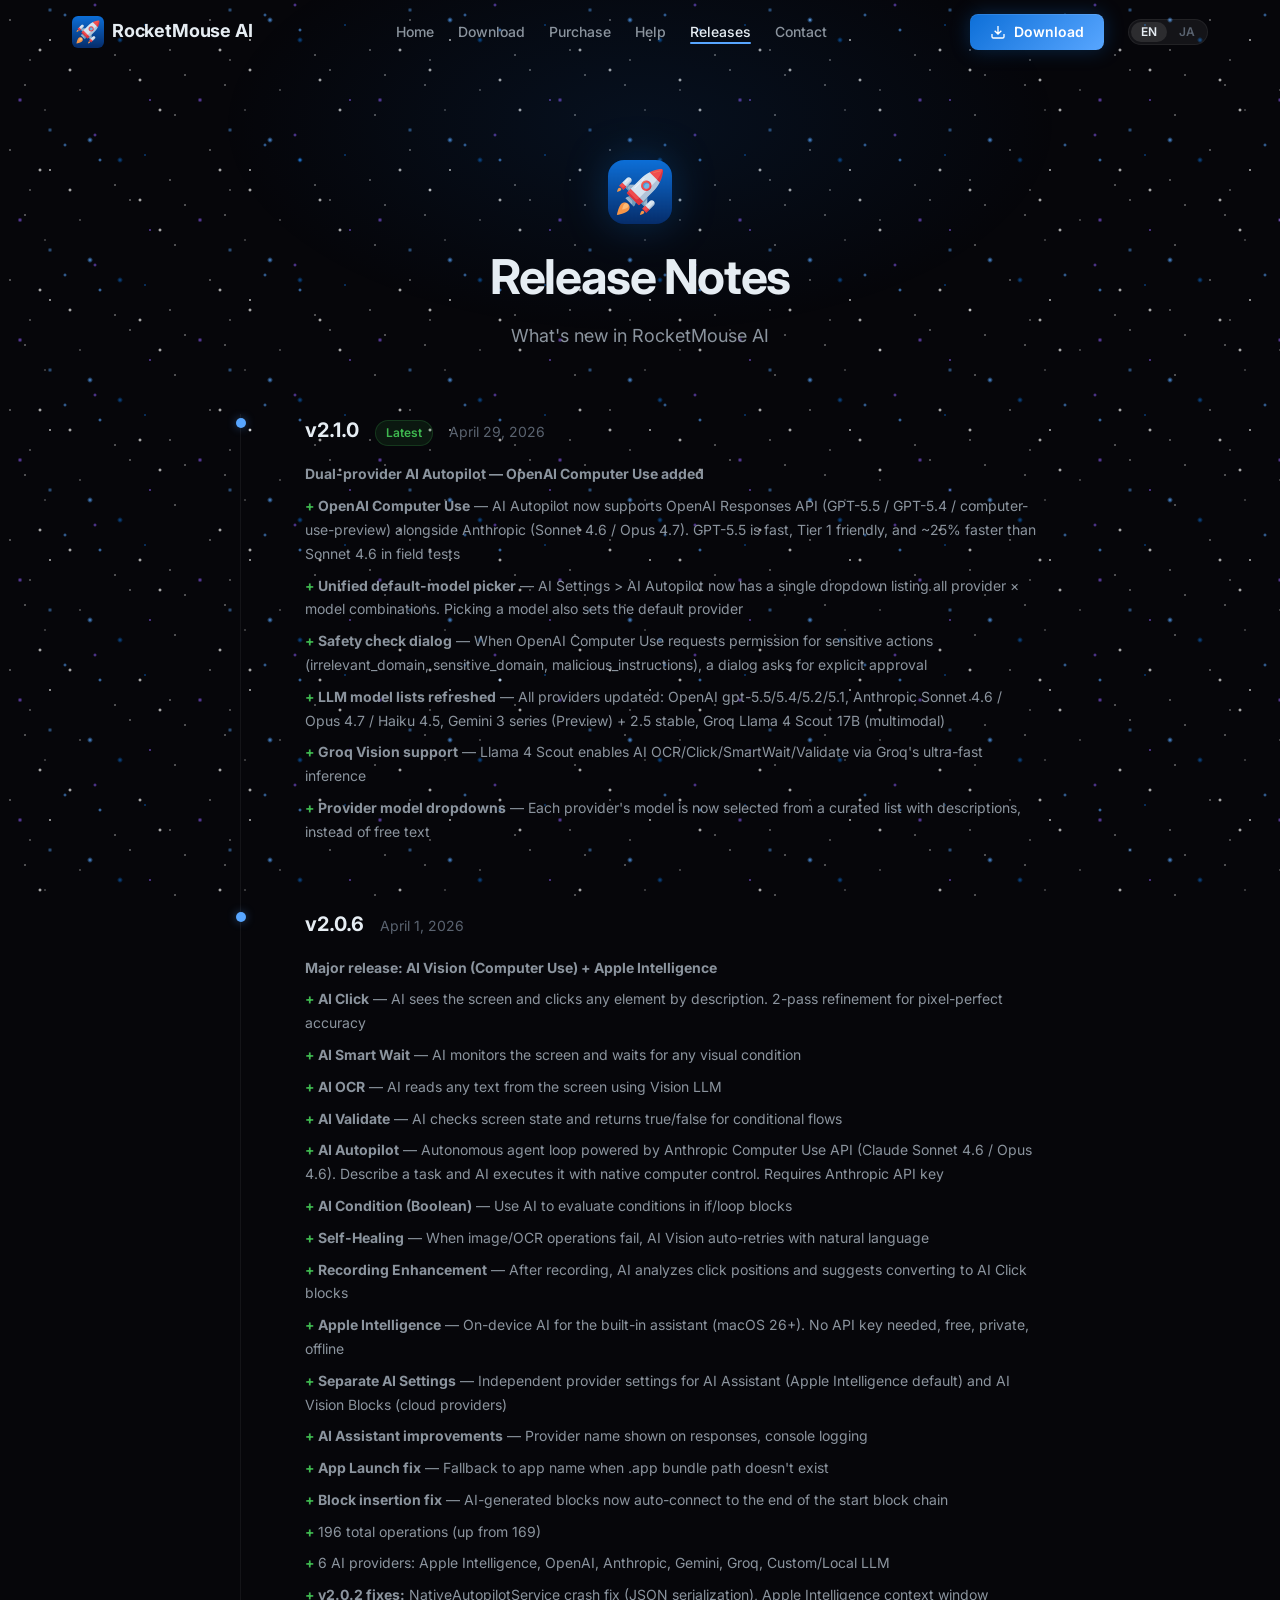
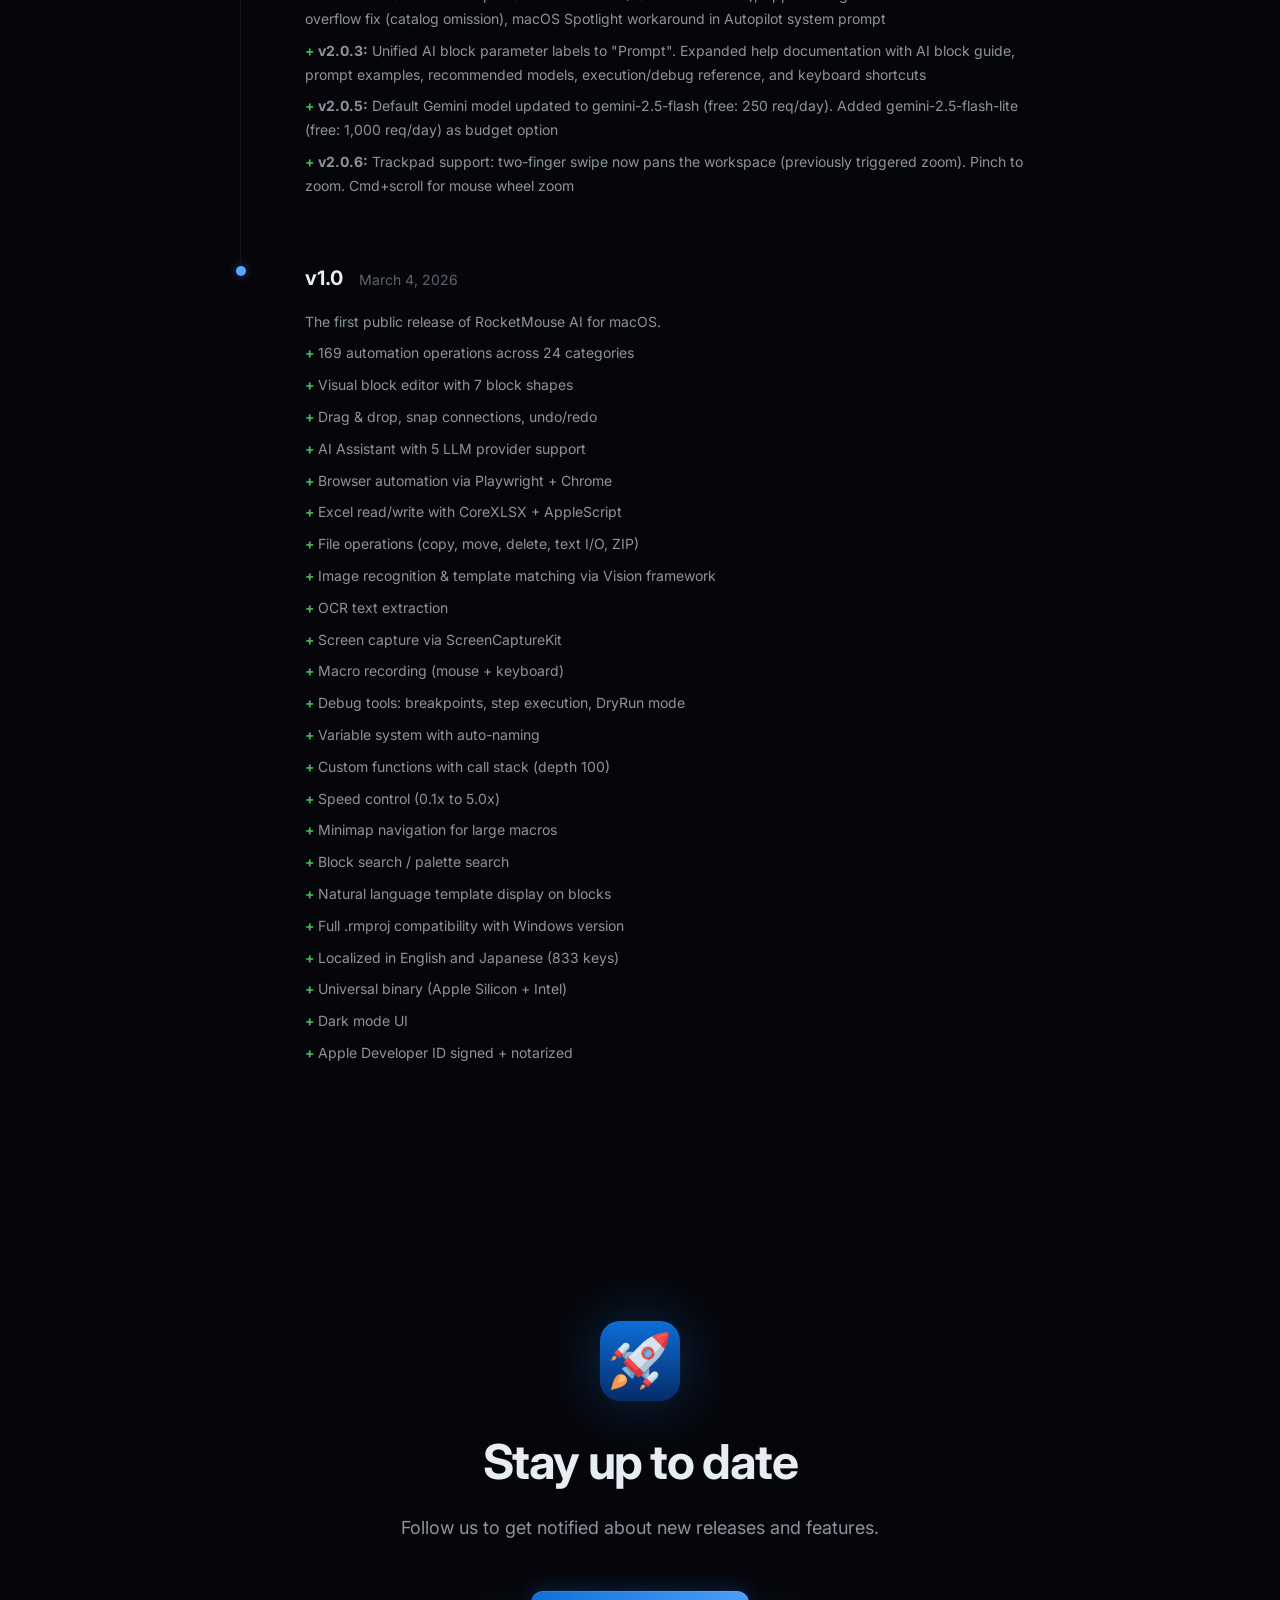
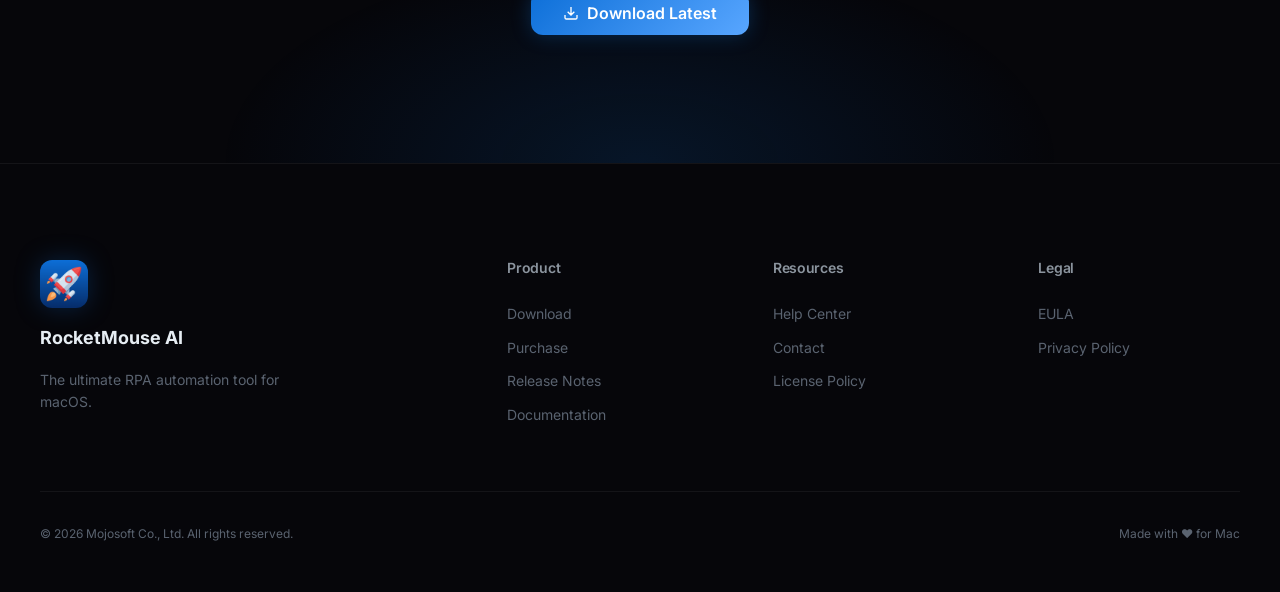
<file: releases.html>
<!DOCTYPE html>
<html lang="en">
<head>
  <meta charset="UTF-8">
  <meta name="viewport" content="width=device-width, initial-scale=1.0">
  <title>Release Notes — RocketMouse AI</title>
  <meta name="description" content="RocketMouse AI release notes and version history. See what&#x27;s new in each update — features, improvements, and bug fixes for macOS RPA automation.">
  <meta name="theme-color" content="#06060a">
  
  
  
  <meta property="og:title" content="Release Notes — RocketMouse AI">
  <meta property="og:description" content="RocketMouse AI release notes and version history. See what&#x27;s new in each update — features, improvements, and bug fixes for macOS RPA automation.">
  <meta property="og:type" content="website">
  <meta property="og:url" content="https://mojosoftjp.github.io/rocketmouse-mac/releases.html">
  <meta property="og:image" content="https://mojosoftjp.github.io/rocketmouse-mac/images/og-image.png">
  <meta property="og:site_name" content="Mojosoft">
  <meta name="twitter:card" content="summary_large_image">
  <meta name="twitter:title" content="Release Notes — RocketMouse AI">
  <meta name="twitter:description" content="RocketMouse AI release notes and version history. See what&#x27;s new in each update — features, improvements, and bug fixes for macOS RPA automation.">
  <meta name="twitter:image" content="https://mojosoftjp.github.io/rocketmouse-mac/images/og-image.png">
  <link rel="apple-touch-icon" href="images/app-icon-256.png">
  <link rel="icon" type="image/png" href="images/app-icon-128.png">
  <link rel="preconnect" href="https://fonts.googleapis.com">
  <link rel="preconnect" href="https://fonts.gstatic.com" crossorigin>
  <link href="https://fonts.googleapis.com/css2?family=Inter:wght@400;500;600;700;800&display=swap" rel="stylesheet">
  <link rel="stylesheet" href="css/style.css">
  <link rel="canonical" href="https://mojosoftjp.github.io/rocketmouse-mac/releases.html">
  <link rel="alternate" href="https://mojosoftjp.github.io/rocketmouse-mac/releases.html" hreflang="en">
  <link rel="alternate" href="https://mojosoftjp.github.io/rocketmouse-mac/ja/releases.html" hreflang="ja">
  <meta name="robots" content="index, follow, max-image-preview:large">
  <meta property="og:locale" content="en_US">
  <meta property="og:image:alt" content="Release Notes — RocketMouse AI">
  <meta name="twitter:image:alt" content="Release Notes — RocketMouse AI">
  <meta property="og:image:width" content="1200">
  <meta property="og:image:height" content="630">
</head>
<body>

  <!-- Navigation -->
  <nav class="nav" role="navigation">
    <div class="nav__inner">
      <a href="index.html" class="nav__brand">
        <img src="images/app-icon-128.png" alt="RocketMouse AI" width="32" height="32">
        <span>RocketMouse AI</span>
      </a>
      <ul class="nav__links">
        <li><a href="index.html">Home</a></li>
        <li><a href="download.html">Download</a></li>
        <li><a href="pricing.html">Purchase</a></li>
        <li><a href="help.html">Help</a></li>
        <li><a href="releases.html" class="active">Releases</a></li>
        <li><a href="contact.html">Contact</a></li>
      </ul>
      <div class="nav__cta">
        <a href="download.html" class="btn btn--primary">
          <svg viewBox="0 0 24 24" fill="none" stroke="currentColor" stroke-width="2"><path d="M21 15v4a2 2 0 01-2 2H5a2 2 0 01-2-2v-4M7 10l5 5 5-5M12 15V3"/></svg>
          Download
        </a>
        <div class="lang-switch">
          <a href="releases.html" class="lang-switch__btn active">EN</a>
          <a href="ja/releases.html" class="lang-switch__btn">JA</a>
        </div>
      </div>
      <button class="nav__toggle" aria-label="Toggle menu" aria-expanded="false">
        <svg viewBox="0 0 24 24" fill="none" stroke="currentColor" stroke-width="2"><path d="M3 12h18M3 6h18M3 18h18"/></svg>
      </button>
    </div>
  </nav>


  <!-- Page Header -->
  <header class="page-header">
    <img src="images/app-icon-128.png" alt="" class="page-header__icon reveal" width="64" height="64">
    <h1 class="page-header__title reveal">Release Notes</h1>
    <p class="page-header__desc reveal reveal-delay-1">
      What's new in RocketMouse AI
    </p>
  </header>


  <!-- Timeline -->
  <section class="section" style="padding-top: 0;">
    <div class="releases-timeline">

      <!-- v2.1.0 -->
      <div class="release-item reveal">
        <div class="release-item__header">
          <span class="release-item__version">v2.1.0</span>
          <span class="release-item__tag">Latest</span>
          <span class="release-item__date">April 29, 2026</span>
        </div>
        <div class="release-item__body">
          <p><strong>Dual-provider AI Autopilot — OpenAI Computer Use added</strong></p>
          <ul>
            <li><strong>OpenAI Computer Use</strong> — AI Autopilot now supports OpenAI Responses API (GPT-5.5 / GPT-5.4 / computer-use-preview) alongside Anthropic (Sonnet 4.6 / Opus 4.7). GPT-5.5 is fast, Tier 1 friendly, and ~25% faster than Sonnet 4.6 in field tests</li>
            <li><strong>Unified default-model picker</strong> — AI Settings &gt; AI Autopilot now has a single dropdown listing all provider × model combinations. Picking a model also sets the default provider</li>
            <li><strong>Safety check dialog</strong> — When OpenAI Computer Use requests permission for sensitive actions (irrelevant_domain, sensitive_domain, malicious_instructions), a dialog asks for explicit approval</li>
            <li><strong>LLM model lists refreshed</strong> — All providers updated: OpenAI gpt-5.5/5.4/5.2/5.1, Anthropic Sonnet 4.6 / Opus 4.7 / Haiku 4.5, Gemini 3 series (Preview) + 2.5 stable, Groq Llama 4 Scout 17B (multimodal)</li>
            <li><strong>Groq Vision support</strong> — Llama 4 Scout enables AI OCR/Click/SmartWait/Validate via Groq's ultra-fast inference</li>
            <li><strong>Provider model dropdowns</strong> — Each provider's model is now selected from a curated list with descriptions, instead of free text</li>
          </ul>
        </div>
      </div>

      <!-- v2.0.x -->
      <div class="release-item reveal">
        <div class="release-item__header">
          <span class="release-item__version">v2.0.6</span>
          <span class="release-item__date">April 1, 2026</span>
        </div>
        <div class="release-item__body">
          <p><strong>Major release: AI Vision (Computer Use) + Apple Intelligence</strong></p>
          <ul>
            <li><strong>AI Click</strong> — AI sees the screen and clicks any element by description. 2-pass refinement for pixel-perfect accuracy</li>
            <li><strong>AI Smart Wait</strong> — AI monitors the screen and waits for any visual condition</li>
            <li><strong>AI OCR</strong> — AI reads any text from the screen using Vision LLM</li>
            <li><strong>AI Validate</strong> — AI checks screen state and returns true/false for conditional flows</li>
            <li><strong>AI Autopilot</strong> — Autonomous agent loop powered by Anthropic Computer Use API (Claude Sonnet 4.6 / Opus 4.6). Describe a task and AI executes it with native computer control. Requires Anthropic API key</li>
            <li><strong>AI Condition (Boolean)</strong> — Use AI to evaluate conditions in if/loop blocks</li>
            <li><strong>Self-Healing</strong> — When image/OCR operations fail, AI Vision auto-retries with natural language</li>
            <li><strong>Recording Enhancement</strong> — After recording, AI analyzes click positions and suggests converting to AI Click blocks</li>
            <li><strong>Apple Intelligence</strong> — On-device AI for the built-in assistant (macOS 26+). No API key needed, free, private, offline</li>
            <li><strong>Separate AI Settings</strong> — Independent provider settings for AI Assistant (Apple Intelligence default) and AI Vision Blocks (cloud providers)</li>
            <li><strong>AI Assistant improvements</strong> — Provider name shown on responses, console logging</li>
            <li><strong>App Launch fix</strong> — Fallback to app name when .app bundle path doesn't exist</li>
            <li><strong>Block insertion fix</strong> — AI-generated blocks now auto-connect to the end of the start block chain</li>
            <li>196 total operations (up from 169)</li>
            <li>6 AI providers: Apple Intelligence, OpenAI, Anthropic, Gemini, Groq, Custom/Local LLM</li>
            <li><strong>v2.0.2 fixes:</strong> NativeAutopilotService crash fix (JSON serialization), Apple Intelligence context window overflow fix (catalog omission), macOS Spotlight workaround in Autopilot system prompt</li>
            <li><strong>v2.0.3:</strong> Unified AI block parameter labels to "Prompt". Expanded help documentation with AI block guide, prompt examples, recommended models, execution/debug reference, and keyboard shortcuts</li>
            <li><strong>v2.0.5:</strong> Default Gemini model updated to gemini-2.5-flash (free: 250 req/day). Added gemini-2.5-flash-lite (free: 1,000 req/day) as budget option</li>
            <li><strong>v2.0.6:</strong> Trackpad support: two-finger swipe now pans the workspace (previously triggered zoom). Pinch to zoom. Cmd+scroll for mouse wheel zoom</li>
          </ul>
        </div>
      </div>

      <!-- v1.0 -->
      <div class="release-item reveal">
        <div class="release-item__header">
          <span class="release-item__version">v1.0</span>
          <span class="release-item__date">March 4, 2026</span>
        </div>
        <div class="release-item__body">
          <p>The first public release of RocketMouse AI for macOS.</p>
          <ul>
            <li>169 automation operations across 24 categories</li>
            <li>Visual block editor with 7 block shapes</li>
            <li>Drag &amp; drop, snap connections, undo/redo</li>
            <li>AI Assistant with 5 LLM provider support</li>
            <li>Browser automation via Playwright + Chrome</li>
            <li>Excel read/write with CoreXLSX + AppleScript</li>
            <li>File operations (copy, move, delete, text I/O, ZIP)</li>
            <li>Image recognition &amp; template matching via Vision framework</li>
            <li>OCR text extraction</li>
            <li>Screen capture via ScreenCaptureKit</li>
            <li>Macro recording (mouse + keyboard)</li>
            <li>Debug tools: breakpoints, step execution, DryRun mode</li>
            <li>Variable system with auto-naming</li>
            <li>Custom functions with call stack (depth 100)</li>
            <li>Speed control (0.1x to 5.0x)</li>
            <li>Minimap navigation for large macros</li>
            <li>Block search / palette search</li>
            <li>Natural language template display on blocks</li>
            <li>Full .rmproj compatibility with Windows version</li>
            <li>Localized in English and Japanese (833 keys)</li>
            <li>Universal binary (Apple Silicon + Intel)</li>
            <li>Dark mode UI</li>
            <li>Apple Developer ID signed + notarized</li>
          </ul>
        </div>
      </div>

    </div>
  </section>


  <!-- Subscribe -->
  <section class="cta-section">
    <img src="images/app-icon.png" alt="" class="cta-icon reveal" width="80" height="80">
    <h2 class="cta__title reveal">Stay up to date</h2>
    <p class="cta__desc reveal reveal-delay-1">Follow us to get notified about new releases and features.</p>
    <div class="cta__actions reveal reveal-delay-2">
      <a href="download.html" class="btn btn--primary btn--large">
        <svg viewBox="0 0 24 24" fill="none" stroke="currentColor" stroke-width="2"><path d="M21 15v4a2 2 0 01-2 2H5a2 2 0 01-2-2v-4M7 10l5 5 5-5M12 15V3"/></svg>
        Download Latest
      </a>
    </div>
  </section>


  <!-- Footer -->
  <footer class="footer">
    <div class="footer__inner">
      <div class="footer__brand">
        <img src="images/app-icon-128.png" alt="RocketMouse AI" class="footer__brand-icon" width="48" height="48">
        <div class="footer__brand-name">
          RocketMouse AI
        </div>
        <p class="footer__brand-desc">The ultimate RPA automation tool for macOS.</p>
      </div>
      <div>
        <h4 class="footer__col-title">Product</h4>
        <ul class="footer__links">
          <li><a href="download.html">Download</a></li>
          <li><a href="pricing.html">Purchase</a></li>
          <li><a href="releases.html">Release Notes</a></li>
          <li><a href="help.html">Documentation</a></li>
        </ul>
      </div>
      <div>
        <h4 class="footer__col-title">Resources</h4>
        <ul class="footer__links">
          <li><a href="help.html">Help Center</a></li>
          <li><a href="contact.html">Contact</a></li>
          <li><a href="license.html">License Policy</a></li>
        </ul>
      </div>
      <div>
        <h4 class="footer__col-title">Legal</h4>
        <ul class="footer__links">
          <li><a href="license.html">EULA</a></li>
          <li><a href="license.html">Privacy Policy</a></li>
        </ul>
      </div>
    </div>
    <div class="footer__bottom">
      <span>&copy; 2026 <a href="https://mojosoft.biz/" target="_blank" rel="noopener">Mojosoft Co., Ltd.</a> All rights reserved.</span>
      <span>Made with &#x2764; for Mac</span>
    </div>
  </footer>

  <script src="js/main.js"></script>
</body>
</html>
</file>
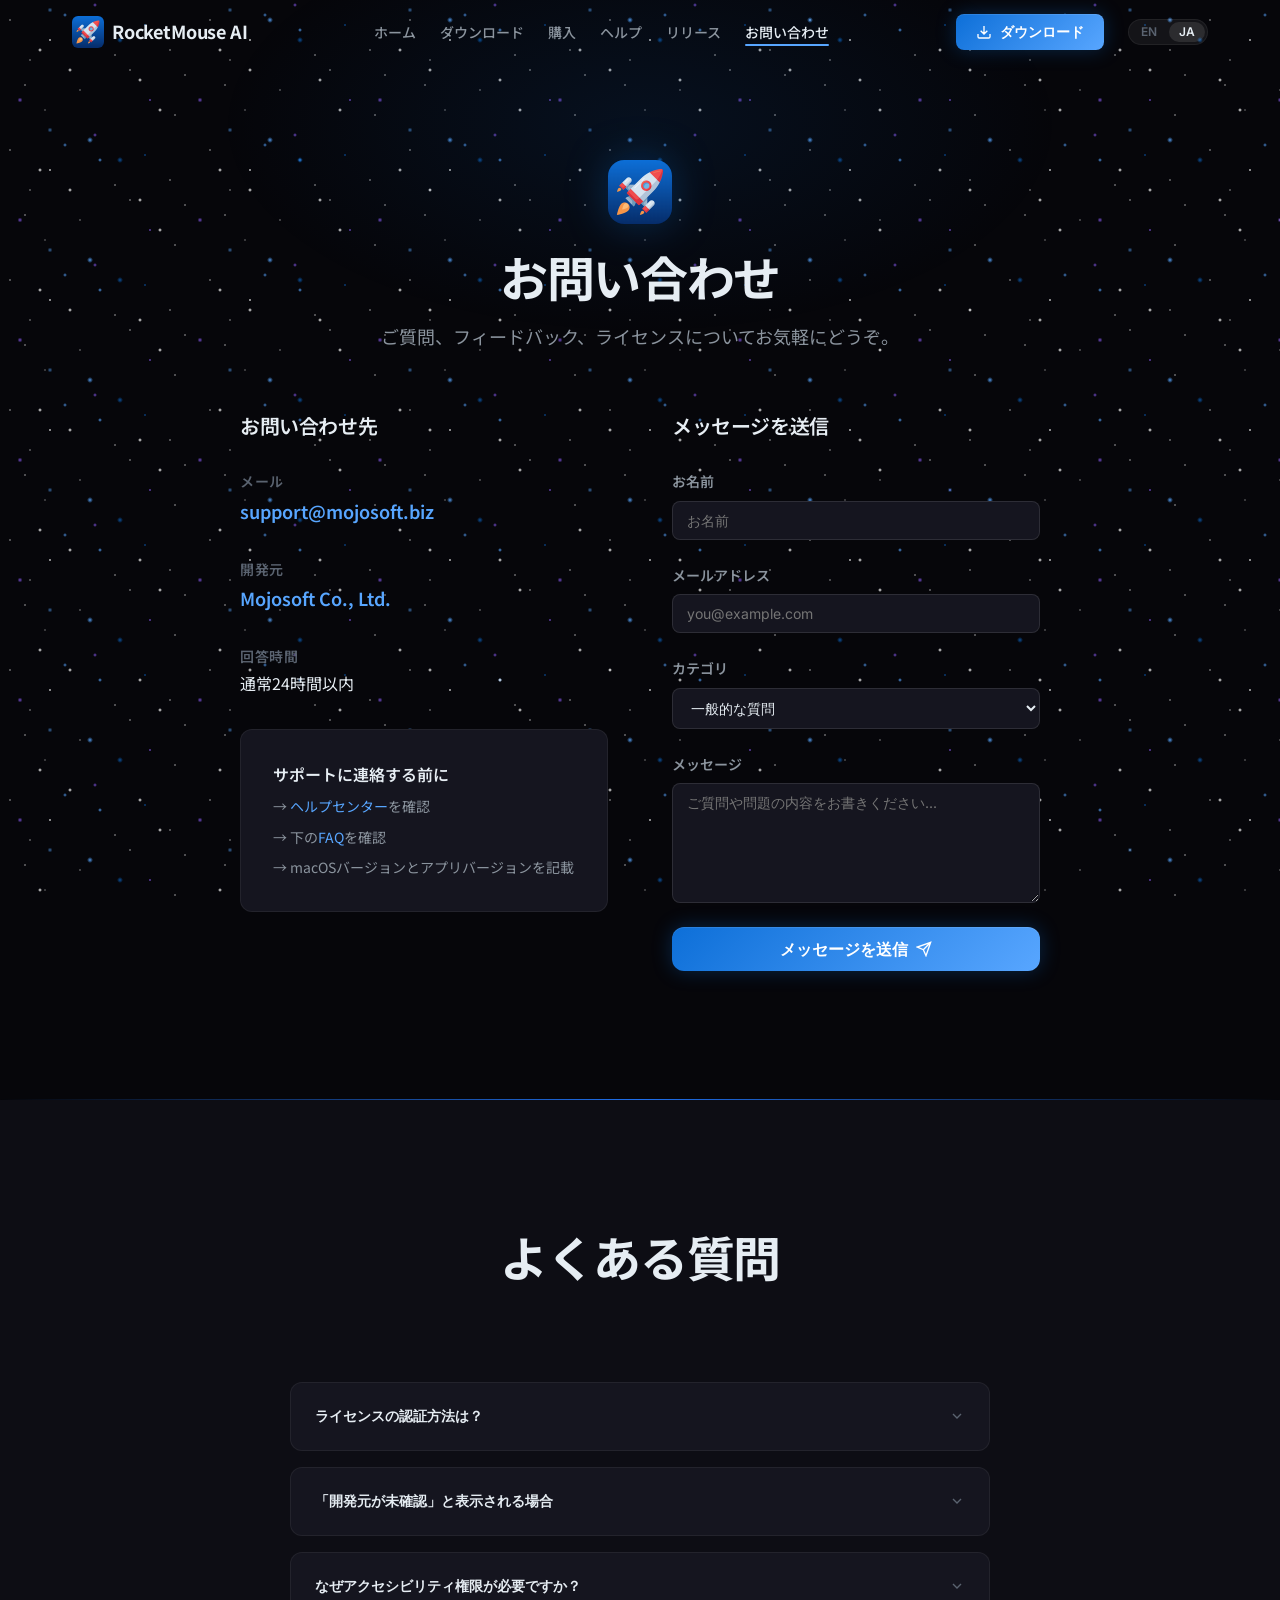
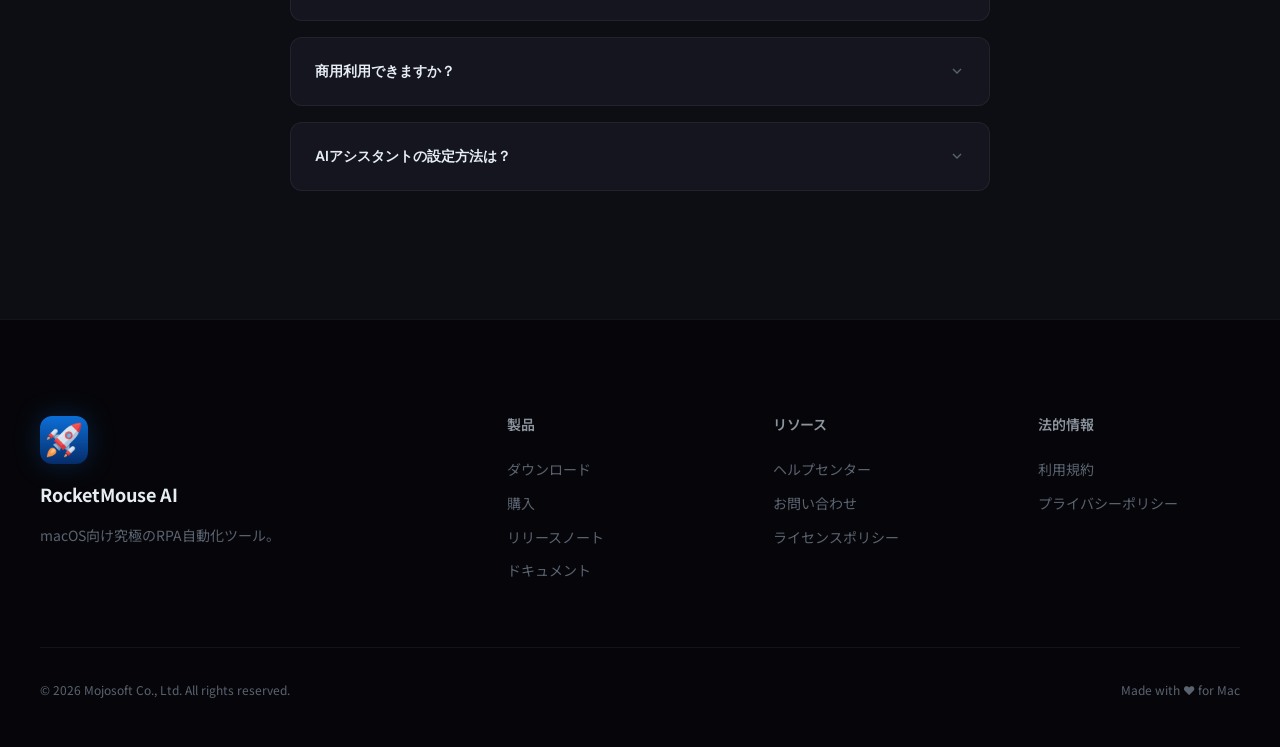
<file: ja/contact.html>
<!DOCTYPE html>
<html lang="ja">
<head>
  <meta charset="UTF-8">
  <meta name="viewport" content="width=device-width, initial-scale=1.0">
  <title>お問い合わせ — RocketMouse AI</title>
  <meta name="description" content="RocketMouse AIへのお問い合わせ。ご質問、フィードバック、ライセンスについて。">
  <meta name="theme-color" content="#06060a">
  
  
  
  <meta property="og:title" content="お問い合わせ — RocketMouse AI">
  <meta property="og:description" content="RocketMouse AIへのお問い合わせ。ご質問、フィードバック、ライセンスについて。">
  <meta property="og:type" content="website">
  <meta property="og:url" content="https://mojosoftjp.github.io/rocketmouse-mac/ja/contact.html">
  <meta property="og:image" content="https://mojosoftjp.github.io/rocketmouse-mac/images/og-image.png">
  <meta property="og:site_name" content="Mojosoft">
  <meta property="og:locale" content="ja_JP">
  <meta name="twitter:card" content="summary_large_image">
  <meta name="twitter:title" content="お問い合わせ — RocketMouse AI">
  <meta name="twitter:description" content="RocketMouse AIへのお問い合わせ。ご質問、フィードバック、ライセンスについて。">
  <meta name="twitter:image" content="https://mojosoftjp.github.io/rocketmouse-mac/images/og-image.png">
  <link rel="apple-touch-icon" href="../images/app-icon-256.png">
  <link rel="icon" type="image/png" href="../images/app-icon-128.png">
  <link rel="preconnect" href="https://fonts.googleapis.com">
  <link rel="preconnect" href="https://fonts.gstatic.com" crossorigin>
  <link href="https://fonts.googleapis.com/css2?family=Inter:wght@400;500;600;700;800&family=Noto+Sans+JP:wght@400;500;600;700;800&display=swap" rel="stylesheet">
  <link rel="stylesheet" href="../css/style.css">
  <style>body{font-family:'Noto Sans JP','Inter',-apple-system,BlinkMacSystemFont,sans-serif;}</style>
  <link rel="canonical" href="https://mojosoftjp.github.io/rocketmouse-mac/ja/contact.html">
  <link rel="alternate" href="https://mojosoftjp.github.io/rocketmouse-mac/contact.html" hreflang="en">
  <link rel="alternate" href="https://mojosoftjp.github.io/rocketmouse-mac/ja/contact.html" hreflang="ja">
  <meta name="robots" content="index, follow, max-image-preview:large">
  <meta property="og:image:alt" content="お問い合わせ — RocketMouse AI">
  <meta name="twitter:image:alt" content="お問い合わせ — RocketMouse AI">
  <meta property="og:image:width" content="1200">
  <meta property="og:image:height" content="630">
</head>
<body>
  <nav class="nav" role="navigation"><div class="nav__inner">
    <a href="index.html" class="nav__brand"><img src="../images/app-icon-128.png" alt="RocketMouse AI" width="32" height="32"><span>RocketMouse AI</span></a>
    <ul class="nav__links"><li><a href="index.html">ホーム</a></li><li><a href="download.html">ダウンロード</a></li><li><a href="pricing.html">購入</a></li><li><a href="help.html">ヘルプ</a></li><li><a href="releases.html">リリース</a></li><li><a href="contact.html" class="active">お問い合わせ</a></li></ul>
    <div class="nav__cta"><a href="download.html" class="btn btn--primary"><svg viewBox="0 0 24 24" fill="none" stroke="currentColor" stroke-width="2"><path d="M21 15v4a2 2 0 01-2 2H5a2 2 0 01-2-2v-4M7 10l5 5 5-5M12 15V3"/></svg>ダウンロード</a><div class="lang-switch"><a href="../contact.html" class="lang-switch__btn">EN</a><a href="contact.html" class="lang-switch__btn active">JA</a></div></div>
    <button class="nav__toggle" aria-label="メニュー" aria-expanded="false"><svg viewBox="0 0 24 24" fill="none" stroke="currentColor" stroke-width="2"><path d="M3 12h18M3 6h18M3 18h18"/></svg></button>
  </div></nav>

  <header class="page-header">
    <img src="../images/app-icon-128.png" alt="" class="page-header__icon reveal" width="64" height="64">
    <h1 class="page-header__title reveal reveal-delay-1">お問い合わせ</h1>
    <p class="page-header__desc reveal reveal-delay-2">ご質問、フィードバック、ライセンスについてお気軽にどうぞ。</p>
  </header>

  <section class="section" style="padding-top:0;">
    <div class="contact-grid">
      <div class="reveal">
        <h3 style="font-size:var(--text-xl);margin-bottom:var(--space-xl);">お問い合わせ先</h3>
        <div style="display:flex;flex-direction:column;gap:var(--space-xl);">
          <div><div style="font-size:var(--text-sm);color:var(--text-tertiary);margin-bottom:var(--space-xs);text-transform:uppercase;letter-spacing:0.05em;font-weight:600;">メール</div><a href="mailto:support@mojosoft.biz" style="font-size:var(--text-lg);font-weight:600;">support@mojosoft.biz</a></div>
          <div><div style="font-size:var(--text-sm);color:var(--text-tertiary);margin-bottom:var(--space-xs);text-transform:uppercase;letter-spacing:0.05em;font-weight:600;">開発元</div><a href="https://mojosoft.biz/" target="_blank" rel="noopener" style="font-size:var(--text-lg);font-weight:600;">Mojosoft Co., Ltd.</a></div>
          <div><div style="font-size:var(--text-sm);color:var(--text-tertiary);margin-bottom:var(--space-xs);text-transform:uppercase;letter-spacing:0.05em;font-weight:600;">回答時間</div><div style="font-size:var(--text-base);">通常24時間以内</div></div>
          <div style="padding:var(--space-xl);background:var(--bg-card);border:1px solid var(--border-subtle);border-radius:var(--radius-lg);">
            <div style="font-weight:600;margin-bottom:var(--space-sm);">サポートに連絡する前に</div>
            <ul style="font-size:var(--text-sm);color:var(--text-secondary);list-style:none;display:flex;flex-direction:column;gap:var(--space-sm);">
              <li>&rarr; <a href="help.html">ヘルプセンター</a>を確認</li>
              <li>&rarr; 下の<a href="#faq">FAQ</a>を確認</li>
              <li>&rarr; macOSバージョンとアプリバージョンを記載</li>
            </ul>
          </div>
        </div>
      </div>
      <div class="reveal reveal-delay-1">
        <h3 style="font-size:var(--text-xl);margin-bottom:var(--space-xl);">メッセージを送信</h3>
        <!-- TODO: Formspree のフォームIDに差し替えてください (https://formspree.io) -->
        <form class="contact-form" action="https://formspree.io/f/placeholder" method="POST">
          <div class="form-group"><label for="name">お名前</label><input type="text" id="name" name="name" placeholder="お名前" required></div>
          <div class="form-group"><label for="email">メールアドレス</label><input type="email" id="email" name="email" placeholder="you@example.com" required></div>
          <div class="form-group"><label for="category">カテゴリ</label><select id="category" name="category"><option value="general">一般的な質問</option><option value="bug">バグ報告</option><option value="feature">機能リクエスト</option><option value="license">ライセンス / 購入</option><option value="other">その他</option></select></div>
          <div class="form-group"><label for="message">メッセージ</label><textarea id="message" name="message" placeholder="ご質問や問題の内容をお書きください..." required></textarea></div>
          <button type="submit" class="btn btn--primary btn--large">メッセージを送信<svg viewBox="0 0 24 24" fill="none" stroke="currentColor" stroke-width="2"><path d="M22 2L11 13M22 2l-7 20-4-9-9-4 20-7z"/></svg></button>
        </form>
      </div>
    </div>
  </section>
  <hr class="glow-line">
  <section class="section section--alt" id="faq">
    <div class="section__header reveal"><h2 class="section__title">よくある質問</h2></div>
    <div class="faq-list" style="max-width:700px;margin:0 auto;">
      <div class="faq-item reveal"><button class="faq-item__question">ライセンスの認証方法は？<svg viewBox="0 0 24 24" fill="none" stroke="currentColor" stroke-width="2"><polyline points="6 9 12 15 18 9"/></svg></button><div class="faq-item__answer"><p>購入後、メールでライセンスキーが届きます。RocketMouse AI &rarr; About &rarr; ライセンスキーを入力 で認証できます。</p></div></div>
      <div class="faq-item reveal"><button class="faq-item__question">「開発元が未確認」と表示される場合<svg viewBox="0 0 24 24" fill="none" stroke="currentColor" stroke-width="2"><polyline points="6 9 12 15 18 9"/></svg></button><div class="faq-item__answer"><p>RocketMouse AIはAppleの署名と公証を受けています。このメッセージが表示された場合、アプリを右クリックして「開く」を選択してください。これは初回のみ必要です。</p></div></div>
      <div class="faq-item reveal"><button class="faq-item__question">なぜアクセシビリティ権限が必要ですか？<svg viewBox="0 0 24 24" fill="none" stroke="currentColor" stroke-width="2"><polyline points="6 9 12 15 18 9"/></svg></button><div class="faq-item__answer"><p>RPA自動化にはMac上のマウス、キーボード、ウィンドウの制御が必要です。macOSではこれらの操作に明示的なアクセシビリティ権限が必要です。データの収集は一切行いません。</p></div></div>
      <div class="faq-item reveal"><button class="faq-item__question">商用利用できますか？<svg viewBox="0 0 24 24" fill="none" stroke="currentColor" stroke-width="2"><polyline points="6 9 12 15 18 9"/></svg></button><div class="faq-item__answer"><p>はい！パーソナルライセンスもビジネスライセンスも商用利用可能です。チームの場合は台数無制限のビジネスライセンスがおすすめです。</p></div></div>
      <div class="faq-item reveal"><button class="faq-item__question">AIアシスタントの設定方法は？<svg viewBox="0 0 24 24" fill="none" stroke="currentColor" stroke-width="2"><polyline points="6 9 12 15 18 9"/></svg></button><div class="faq-item__answer"><p>設定 &rarr; AI設定。macOS 26+ではApple Intelligenceが無料・APIキー不要で利用可能です。クラウドプロバイダ（OpenAI、Anthropic、Google、Groq、カスタム）を使う場合はAPIキーを入力。キーはmacOSキーチェーンに安全に保存されます。</p></div></div>
    </div>
  </section>
  <footer class="footer"><div class="footer__inner">
    <div class="footer__brand"><img src="../images/app-icon-128.png" alt="RocketMouse AI" class="footer__brand-icon" width="48" height="48"><div class="footer__brand-name">RocketMouse AI</div><p class="footer__brand-desc">macOS向け究極のRPA自動化ツール。</p></div>
    <div><h4 class="footer__col-title">製品</h4><ul class="footer__links"><li><a href="download.html">ダウンロード</a></li><li><a href="pricing.html">購入</a></li><li><a href="releases.html">リリースノート</a></li><li><a href="help.html">ドキュメント</a></li></ul></div>
    <div><h4 class="footer__col-title">リソース</h4><ul class="footer__links"><li><a href="help.html">ヘルプセンター</a></li><li><a href="contact.html">お問い合わせ</a></li><li><a href="license.html">ライセンスポリシー</a></li></ul></div>
    <div><h4 class="footer__col-title">法的情報</h4><ul class="footer__links"><li><a href="license.html">利用規約</a></li><li><a href="license.html">プライバシーポリシー</a></li></ul></div>
  </div><div class="footer__bottom"><span>&copy; 2026 <a href="https://mojosoft.biz/" target="_blank" rel="noopener">Mojosoft Co., Ltd.</a> All rights reserved.</span><span>Made with &#x2764; for Mac</span></div></footer>
  <script src="../js/main.js"></script>
</body>
</html>
</file>
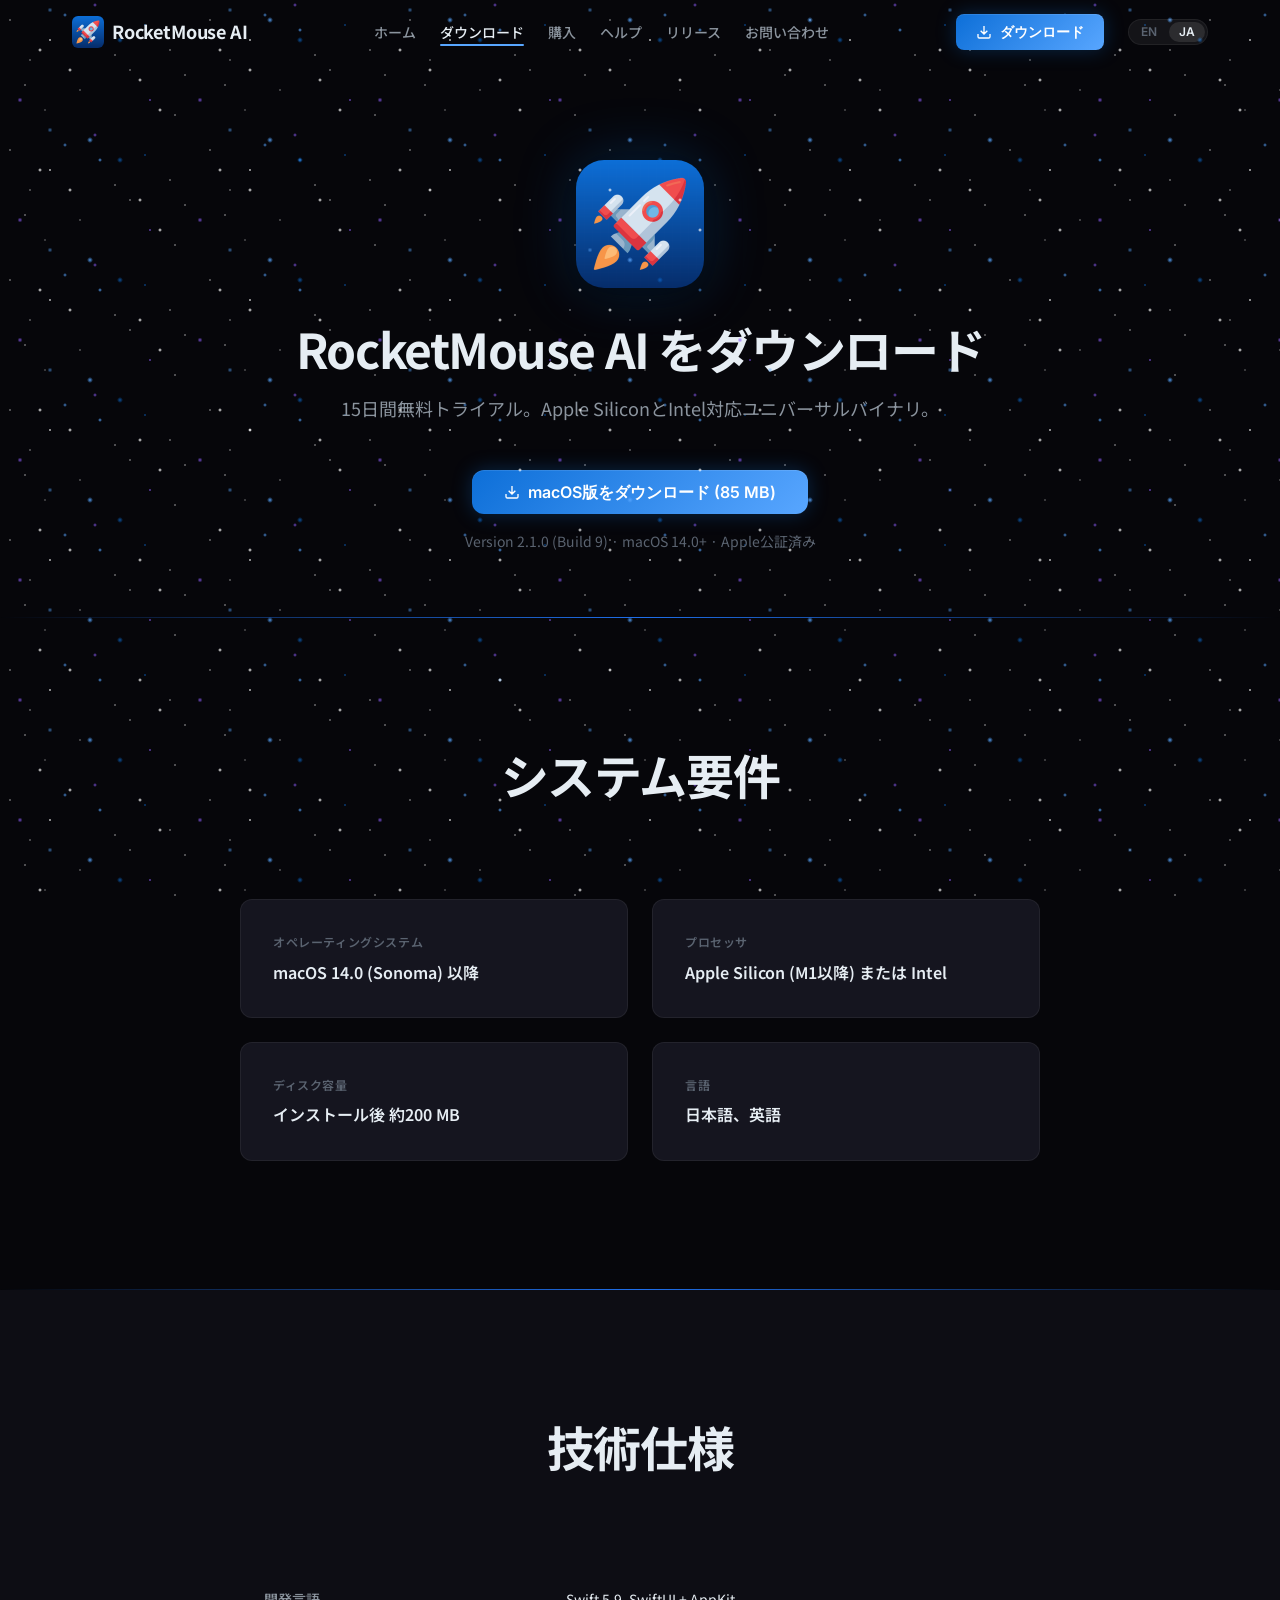
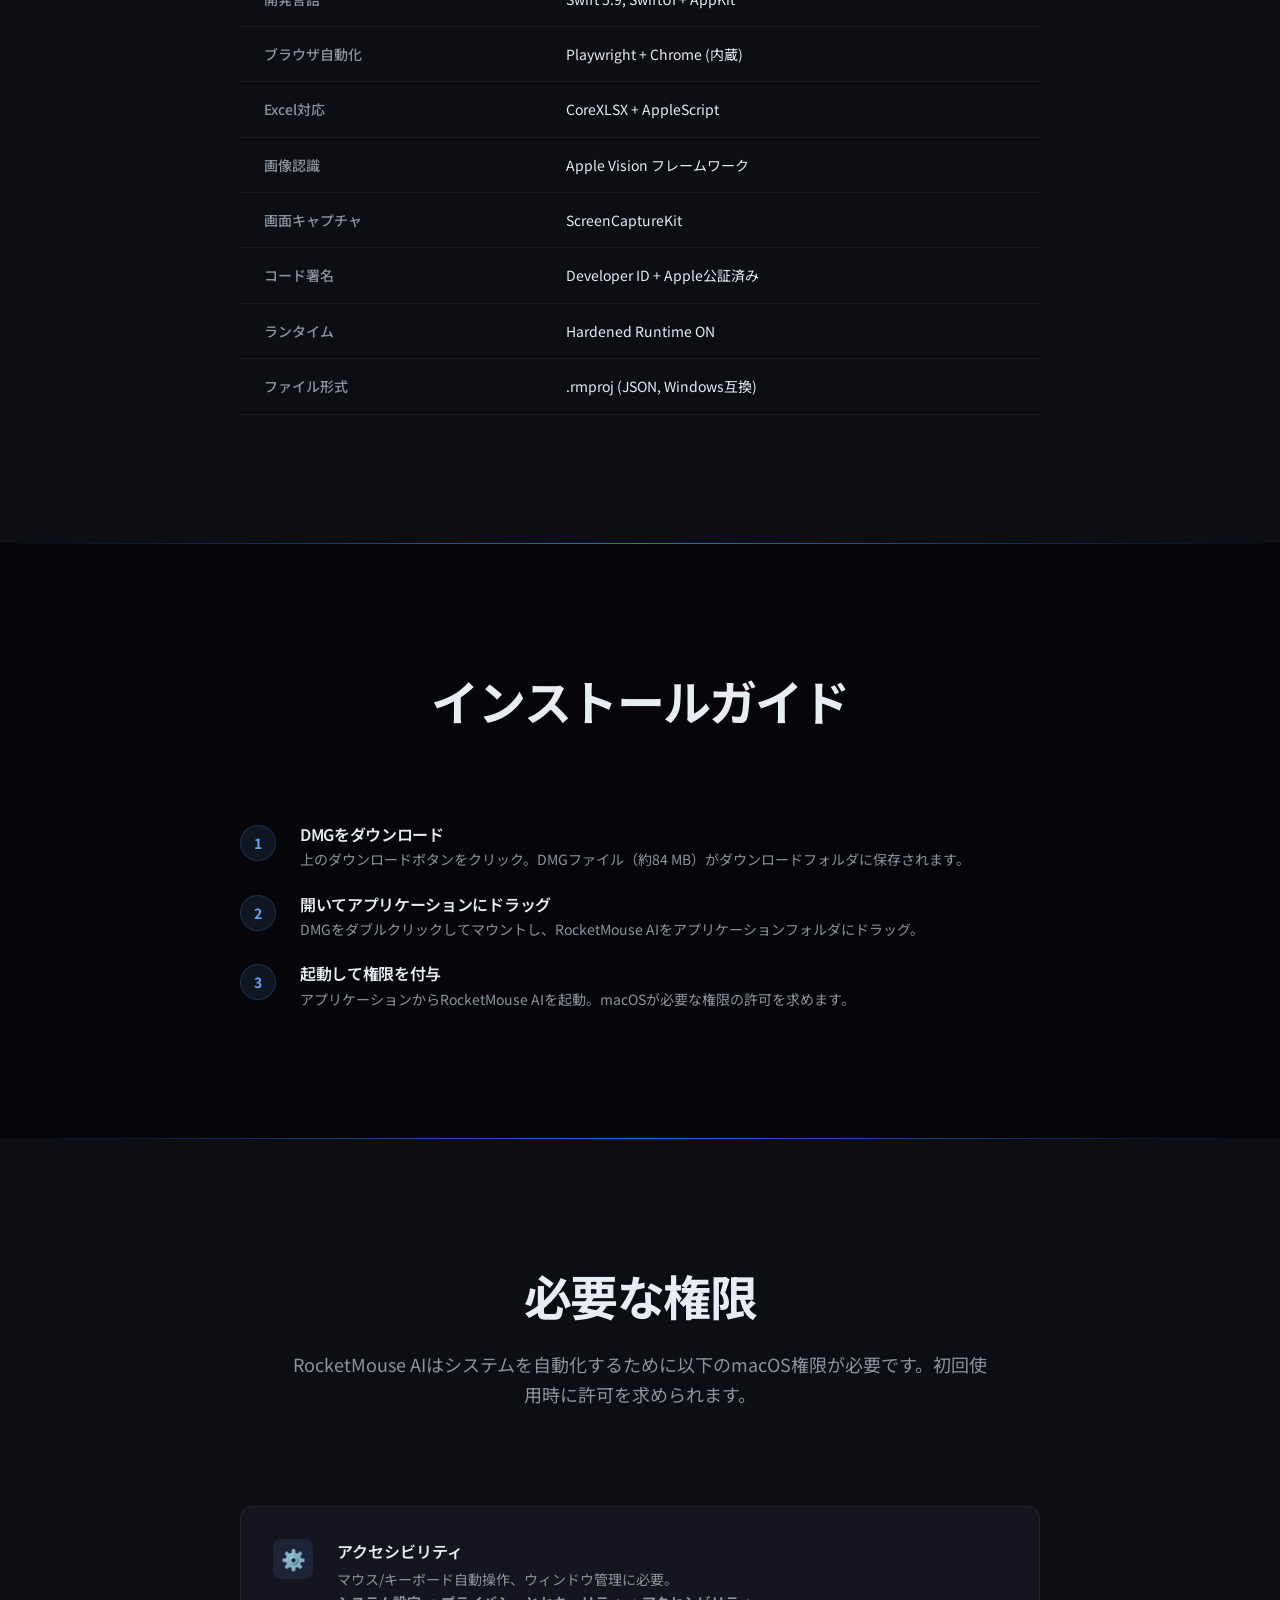
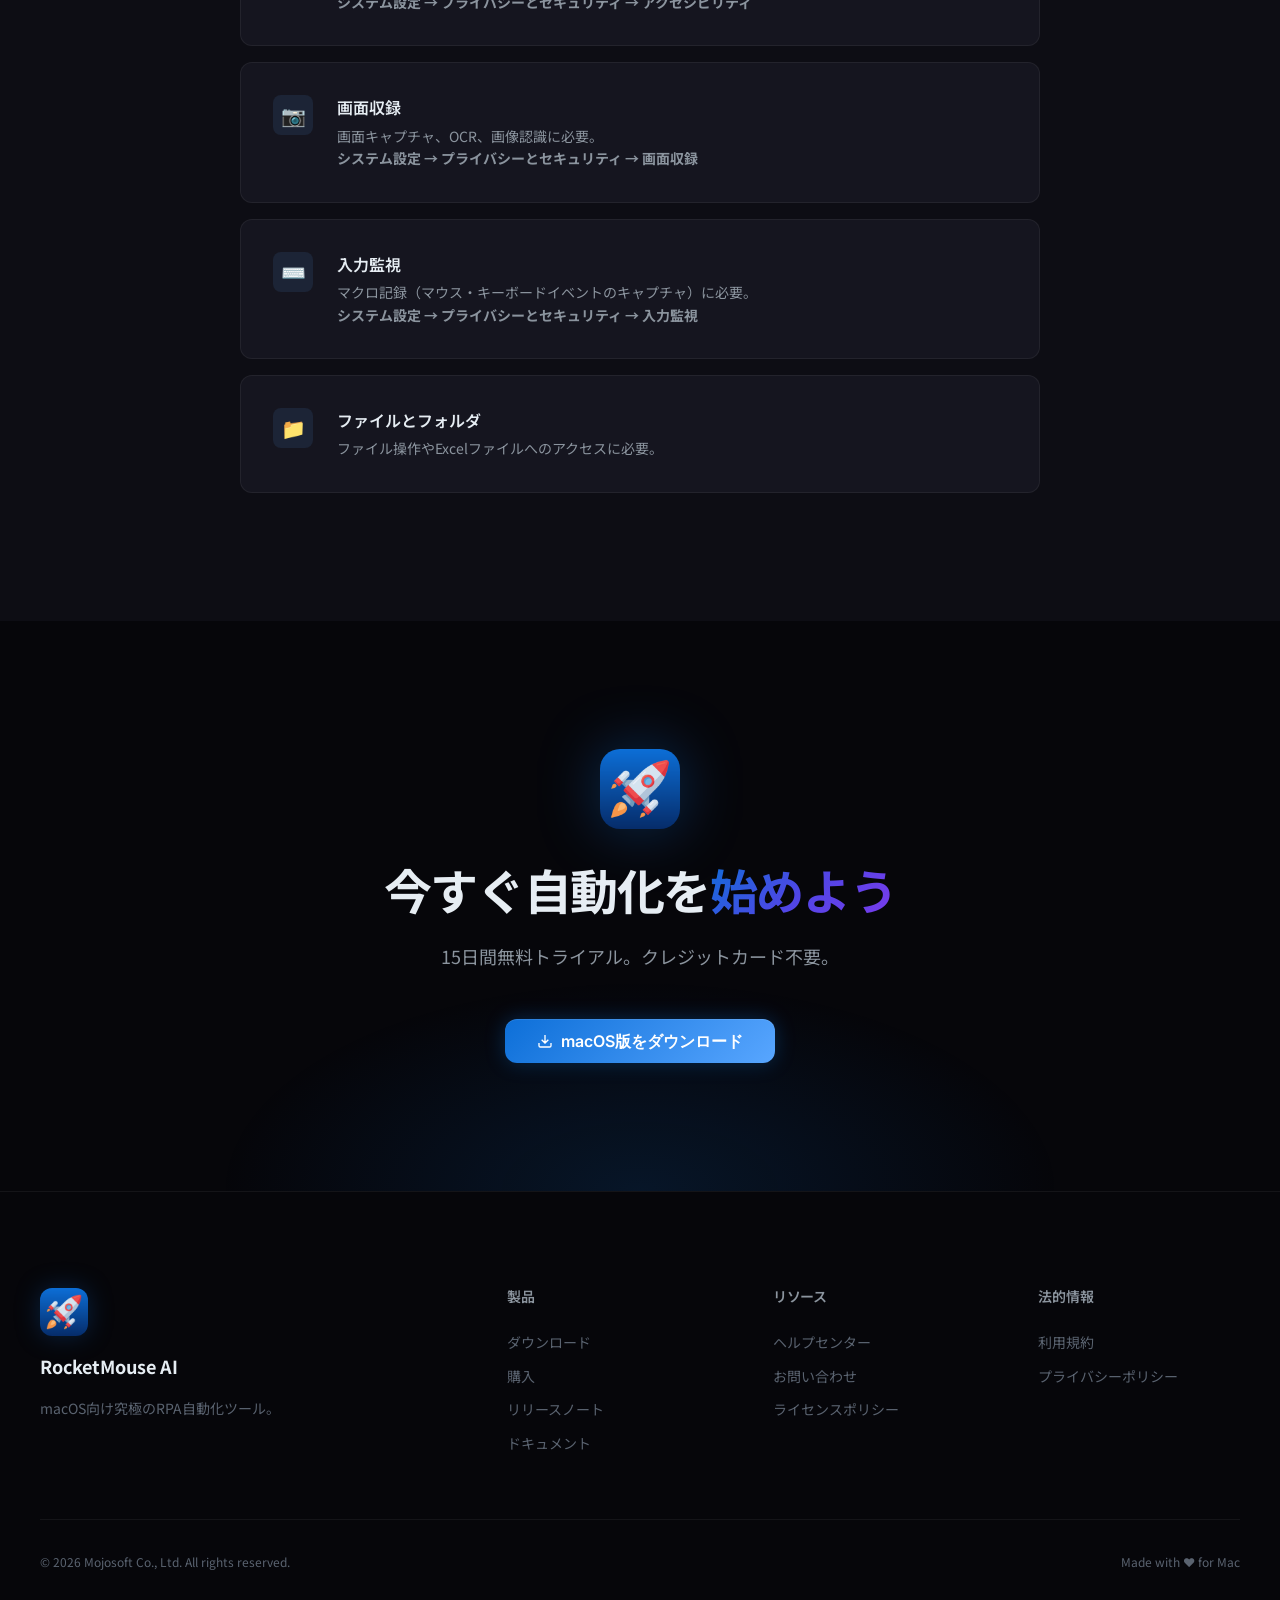
<file: ja/download.html>
<!DOCTYPE html>
<html lang="ja">
<head>
  <meta charset="UTF-8">
  <meta name="viewport" content="width=device-width, initial-scale=1.0">
  <title>ダウンロード — RocketMouse AI</title>
  <meta name="description" content="RocketMouse AI for macOSをダウンロード。15日間無料トライアル。Apple SiliconとIntel対応。">
  <meta name="theme-color" content="#06060a">
  
  
  
  <meta property="og:title" content="ダウンロード — RocketMouse AI">
  <meta property="og:description" content="RocketMouse AI for macOSをダウンロード。15日間無料トライアル。Apple SiliconとIntel対応。">
  <meta property="og:type" content="website">
  <meta property="og:url" content="https://mojosoftjp.github.io/rocketmouse-mac/ja/download.html">
  <meta property="og:image" content="https://mojosoftjp.github.io/rocketmouse-mac/images/og-image.png">
  <meta property="og:site_name" content="Mojosoft">
  <meta property="og:locale" content="ja_JP">
  <meta name="twitter:card" content="summary_large_image">
  <meta name="twitter:title" content="ダウンロード — RocketMouse AI">
  <meta name="twitter:description" content="RocketMouse AI for macOSをダウンロード。15日間無料トライアル。Apple SiliconとIntel対応。">
  <meta name="twitter:image" content="https://mojosoftjp.github.io/rocketmouse-mac/images/og-image.png">
  <link rel="apple-touch-icon" href="../images/app-icon-256.png">
  <link rel="icon" type="image/png" href="../images/app-icon-128.png">
  <link rel="preconnect" href="https://fonts.googleapis.com">
  <link rel="preconnect" href="https://fonts.gstatic.com" crossorigin>
  <link href="https://fonts.googleapis.com/css2?family=Inter:wght@400;500;600;700;800&family=Noto+Sans+JP:wght@400;500;600;700;800&display=swap" rel="stylesheet">
  <link rel="stylesheet" href="../css/style.css">
  <style>body{font-family:'Noto Sans JP','Inter',-apple-system,BlinkMacSystemFont,sans-serif;}</style>
  <link rel="canonical" href="https://mojosoftjp.github.io/rocketmouse-mac/ja/download.html">
  <link rel="alternate" href="https://mojosoftjp.github.io/rocketmouse-mac/download.html" hreflang="en">
  <link rel="alternate" href="https://mojosoftjp.github.io/rocketmouse-mac/ja/download.html" hreflang="ja">
  <meta name="robots" content="index, follow, max-image-preview:large">
  <meta property="og:image:alt" content="ダウンロード — RocketMouse AI">
  <meta name="twitter:image:alt" content="ダウンロード — RocketMouse AI">
  <meta property="og:image:width" content="1200">
  <meta property="og:image:height" content="630">
</head>
<body>
  <nav class="nav" role="navigation"><div class="nav__inner">
    <a href="index.html" class="nav__brand"><img src="../images/app-icon-128.png" alt="RocketMouse AI" width="32" height="32"><span>RocketMouse AI</span></a>
    <ul class="nav__links"><li><a href="index.html">ホーム</a></li><li><a href="download.html" class="active">ダウンロード</a></li><li><a href="pricing.html">購入</a></li><li><a href="help.html">ヘルプ</a></li><li><a href="releases.html">リリース</a></li><li><a href="contact.html">お問い合わせ</a></li></ul>
    <div class="nav__cta"><a href="download.html" class="btn btn--primary"><svg viewBox="0 0 24 24" fill="none" stroke="currentColor" stroke-width="2"><path d="M21 15v4a2 2 0 01-2 2H5a2 2 0 01-2-2v-4M7 10l5 5 5-5M12 15V3"/></svg>ダウンロード</a><div class="lang-switch"><a href="../download.html" class="lang-switch__btn">EN</a><a href="download.html" class="lang-switch__btn active">JA</a></div></div>
    <button class="nav__toggle" aria-label="メニュー" aria-expanded="false"><svg viewBox="0 0 24 24" fill="none" stroke="currentColor" stroke-width="2"><path d="M3 12h18M3 6h18M3 18h18"/></svg></button>
  </div></nav>

  <section class="download-hero">
    <img src="../images/app-icon.png" alt="RocketMouse AI" class="download-hero__icon reveal" width="128" height="128">
    <h1 class="page-header__title reveal reveal-delay-1">RocketMouse AI をダウンロード</h1>
    <p class="page-header__desc reveal reveal-delay-2">15日間無料トライアル。Apple SiliconとIntel対応ユニバーサルバイナリ。</p>
    <div style="margin-top:var(--space-2xl);" class="reveal reveal-delay-3">
      <a href="https://mojosoft.biz/RocketMouseAI_2.1.0.dmg" class="btn btn--primary btn--large">
        <svg viewBox="0 0 24 24" fill="none" stroke="currentColor" stroke-width="2"><path d="M21 15v4a2 2 0 01-2 2H5a2 2 0 01-2-2v-4M7 10l5 5 5-5M12 15V3"/></svg>macOS版をダウンロード (85 MB)</a>
    </div>
    <p class="download-hero__version reveal reveal-delay-4">Version 2.1.0 (Build 9) &middot; macOS 14.0+ &middot; Apple公証済み</p>
  </section>
  <hr class="glow-line">
  <section class="section">
    <div class="section__header reveal"><h2 class="section__title">システム要件</h2></div>
    <div class="requirements-grid">
      <div class="requirement-card reveal"><div class="requirement-card__label">オペレーティングシステム</div><div class="requirement-card__value">macOS 14.0 (Sonoma) 以降</div></div>
      <div class="requirement-card reveal reveal-delay-1"><div class="requirement-card__label">プロセッサ</div><div class="requirement-card__value">Apple Silicon (M1以降) または Intel</div></div>
      <div class="requirement-card reveal reveal-delay-2"><div class="requirement-card__label">ディスク容量</div><div class="requirement-card__value">インストール後 約200 MB</div></div>
      <div class="requirement-card reveal reveal-delay-3"><div class="requirement-card__label">言語</div><div class="requirement-card__value">日本語、英語</div></div>
    </div>
  </section>
  <hr class="glow-line">
  <section class="section section--alt">
    <div class="section__header reveal"><h2 class="section__title">技術仕様</h2></div>
    <table class="spec-table reveal"><tbody>
      <tr><td>開発言語</td><td>Swift 5.9, SwiftUI + AppKit</td></tr>
      <tr><td>ブラウザ自動化</td><td>Playwright + Chrome (内蔵)</td></tr>
      <tr><td>Excel対応</td><td>CoreXLSX + AppleScript</td></tr>
      <tr><td>画像認識</td><td>Apple Vision フレームワーク</td></tr>
      <tr><td>画面キャプチャ</td><td>ScreenCaptureKit</td></tr>
      <tr><td>コード署名</td><td>Developer ID + Apple公証済み</td></tr>
      <tr><td>ランタイム</td><td>Hardened Runtime ON</td></tr>
      <tr><td>ファイル形式</td><td>.rmproj (JSON, Windows互換)</td></tr>
    </tbody></table>
  </section>
  <hr class="glow-line">
  <section class="section">
    <div class="section__header reveal"><h2 class="section__title">インストールガイド</h2></div>
    <div class="install-steps">
      <div class="install-step reveal"><div class="install-step__number">1</div><div class="install-step__content"><h4>DMGをダウンロード</h4><p>上のダウンロードボタンをクリック。DMGファイル（約84 MB）がダウンロードフォルダに保存されます。</p></div></div>
      <div class="install-step reveal reveal-delay-1"><div class="install-step__number">2</div><div class="install-step__content"><h4>開いてアプリケーションにドラッグ</h4><p>DMGをダブルクリックしてマウントし、RocketMouse AIをアプリケーションフォルダにドラッグ。</p></div></div>
      <div class="install-step reveal reveal-delay-2"><div class="install-step__number">3</div><div class="install-step__content"><h4>起動して権限を付与</h4><p>アプリケーションからRocketMouse AIを起動。macOSが必要な権限の許可を求めます。</p></div></div>
    </div>
  </section>
  <hr class="glow-line">
  <section class="section section--alt">
    <div class="section__header reveal"><h2 class="section__title">必要な権限</h2><p class="section__desc">RocketMouse AIはシステムを自動化するために以下のmacOS権限が必要です。初回使用時に許可を求められます。</p></div>
    <div class="permissions-list">
      <div class="permission-item reveal"><div class="permission-item__icon">&#x2699;&#xFE0F;</div><div><div class="permission-item__title">アクセシビリティ</div><p class="permission-item__desc">マウス/キーボード自動操作、ウィンドウ管理に必要。<br><strong>システム設定 &rarr; プライバシーとセキュリティ &rarr; アクセシビリティ</strong></p></div></div>
      <div class="permission-item reveal reveal-delay-1"><div class="permission-item__icon">&#x1F4F7;</div><div><div class="permission-item__title">画面収録</div><p class="permission-item__desc">画面キャプチャ、OCR、画像認識に必要。<br><strong>システム設定 &rarr; プライバシーとセキュリティ &rarr; 画面収録</strong></p></div></div>
      <div class="permission-item reveal reveal-delay-2"><div class="permission-item__icon">&#x2328;&#xFE0F;</div><div><div class="permission-item__title">入力監視</div><p class="permission-item__desc">マクロ記録（マウス・キーボードイベントのキャプチャ）に必要。<br><strong>システム設定 &rarr; プライバシーとセキュリティ &rarr; 入力監視</strong></p></div></div>
      <div class="permission-item reveal reveal-delay-3"><div class="permission-item__icon">&#x1F4C1;</div><div><div class="permission-item__title">ファイルとフォルダ</div><p class="permission-item__desc">ファイル操作やExcelファイルへのアクセスに必要。</p></div></div>
    </div>
  </section>
  <section class="cta-section">
    <img src="../images/app-icon.png" alt="" class="cta-icon reveal" width="80" height="80">
    <h2 class="cta__title reveal reveal-delay-1">今すぐ自動化を<span class="text-gradient">始めよう</span></h2>
    <p class="cta__desc reveal reveal-delay-2">15日間無料トライアル。クレジットカード不要。</p>
    <div class="cta__actions reveal reveal-delay-3"><a href="https://mojosoft.biz/RocketMouseAI_2.1.0.dmg" class="btn btn--primary btn--large"><svg viewBox="0 0 24 24" fill="none" stroke="currentColor" stroke-width="2"><path d="M21 15v4a2 2 0 01-2 2H5a2 2 0 01-2-2v-4M7 10l5 5 5-5M12 15V3"/></svg>macOS版をダウンロード</a></div>
  </section>
  <footer class="footer"><div class="footer__inner">
    <div class="footer__brand"><img src="../images/app-icon-128.png" alt="RocketMouse AI" class="footer__brand-icon" width="48" height="48"><div class="footer__brand-name">RocketMouse AI</div><p class="footer__brand-desc">macOS向け究極のRPA自動化ツール。</p></div>
    <div><h4 class="footer__col-title">製品</h4><ul class="footer__links"><li><a href="download.html">ダウンロード</a></li><li><a href="pricing.html">購入</a></li><li><a href="releases.html">リリースノート</a></li><li><a href="help.html">ドキュメント</a></li></ul></div>
    <div><h4 class="footer__col-title">リソース</h4><ul class="footer__links"><li><a href="help.html">ヘルプセンター</a></li><li><a href="contact.html">お問い合わせ</a></li><li><a href="license.html">ライセンスポリシー</a></li></ul></div>
    <div><h4 class="footer__col-title">法的情報</h4><ul class="footer__links"><li><a href="license.html">利用規約</a></li><li><a href="license.html">プライバシーポリシー</a></li></ul></div>
  </div><div class="footer__bottom"><span>&copy; 2026 <a href="https://mojosoft.biz/" target="_blank" rel="noopener">Mojosoft Co., Ltd.</a> All rights reserved.</span><span>Made with &#x2764; for Mac</span></div></footer>
  <script src="../js/main.js"></script>
</body>
</html>
</file>
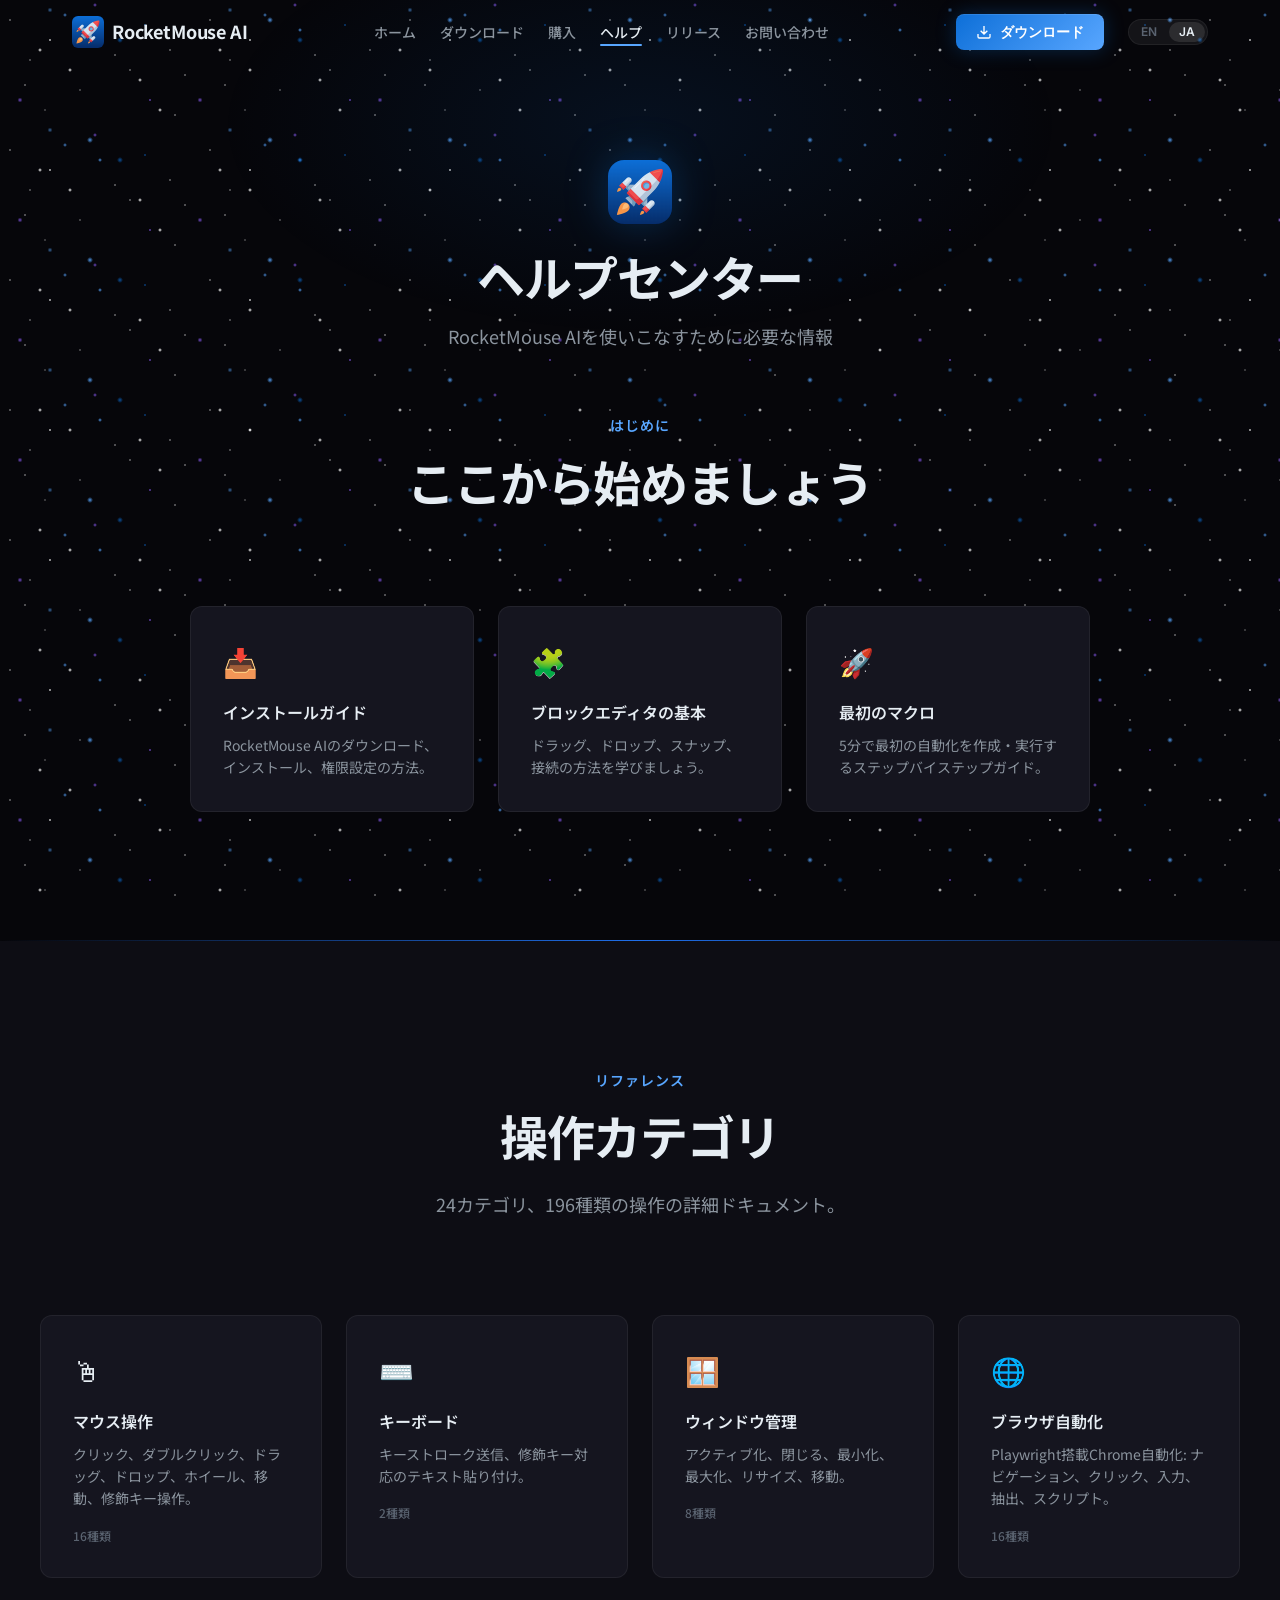
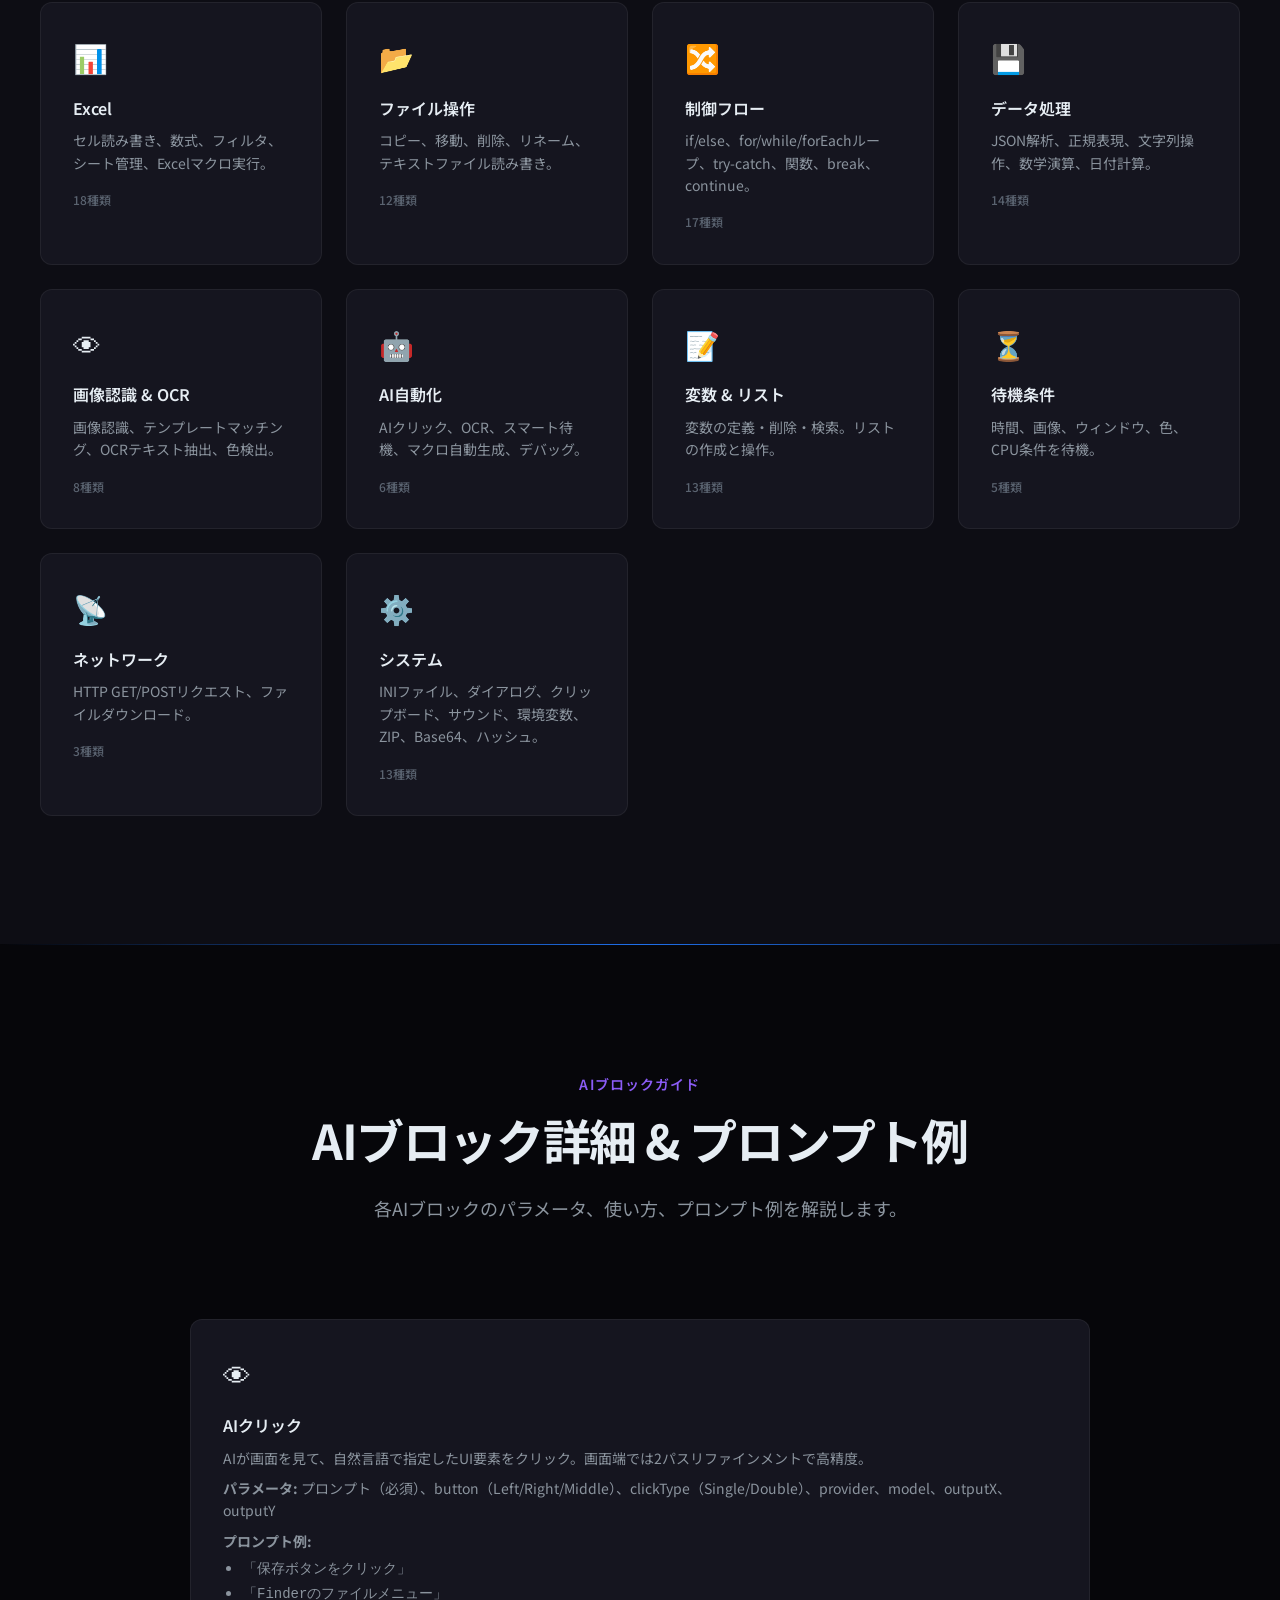
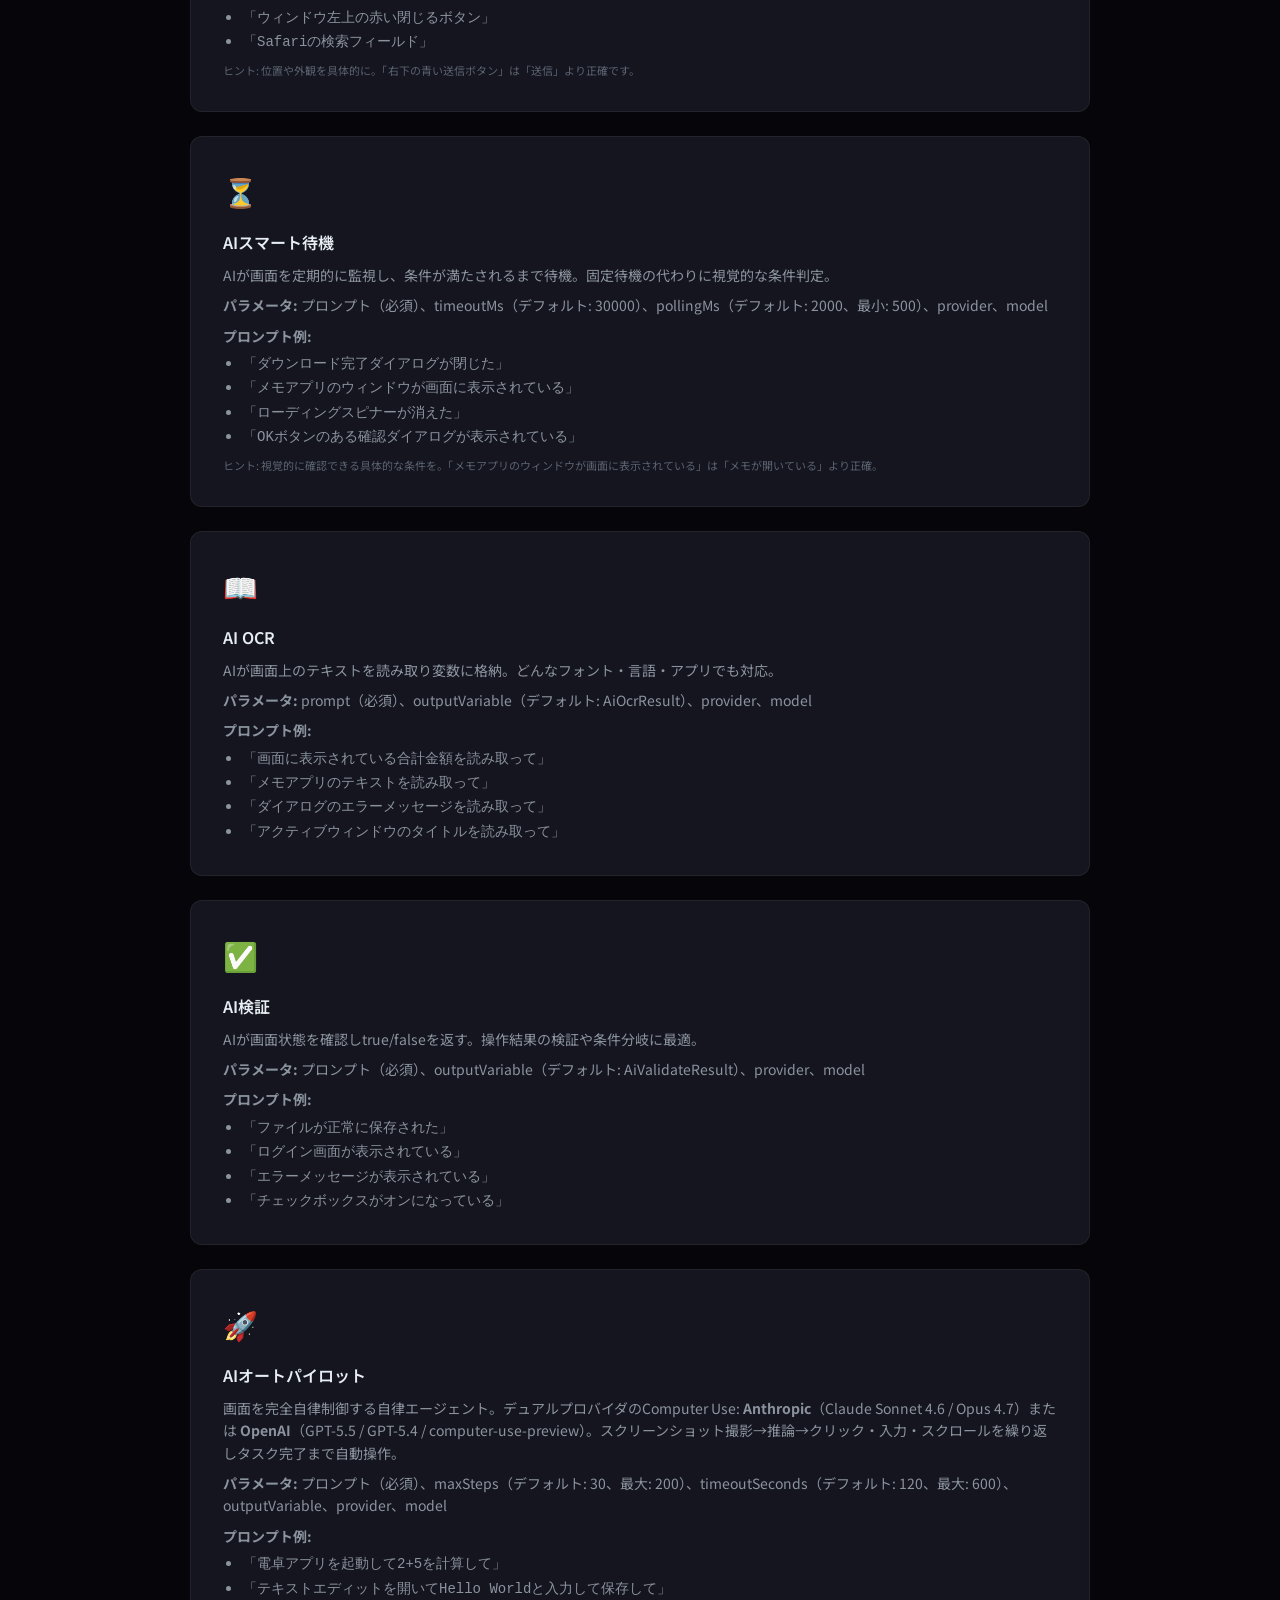
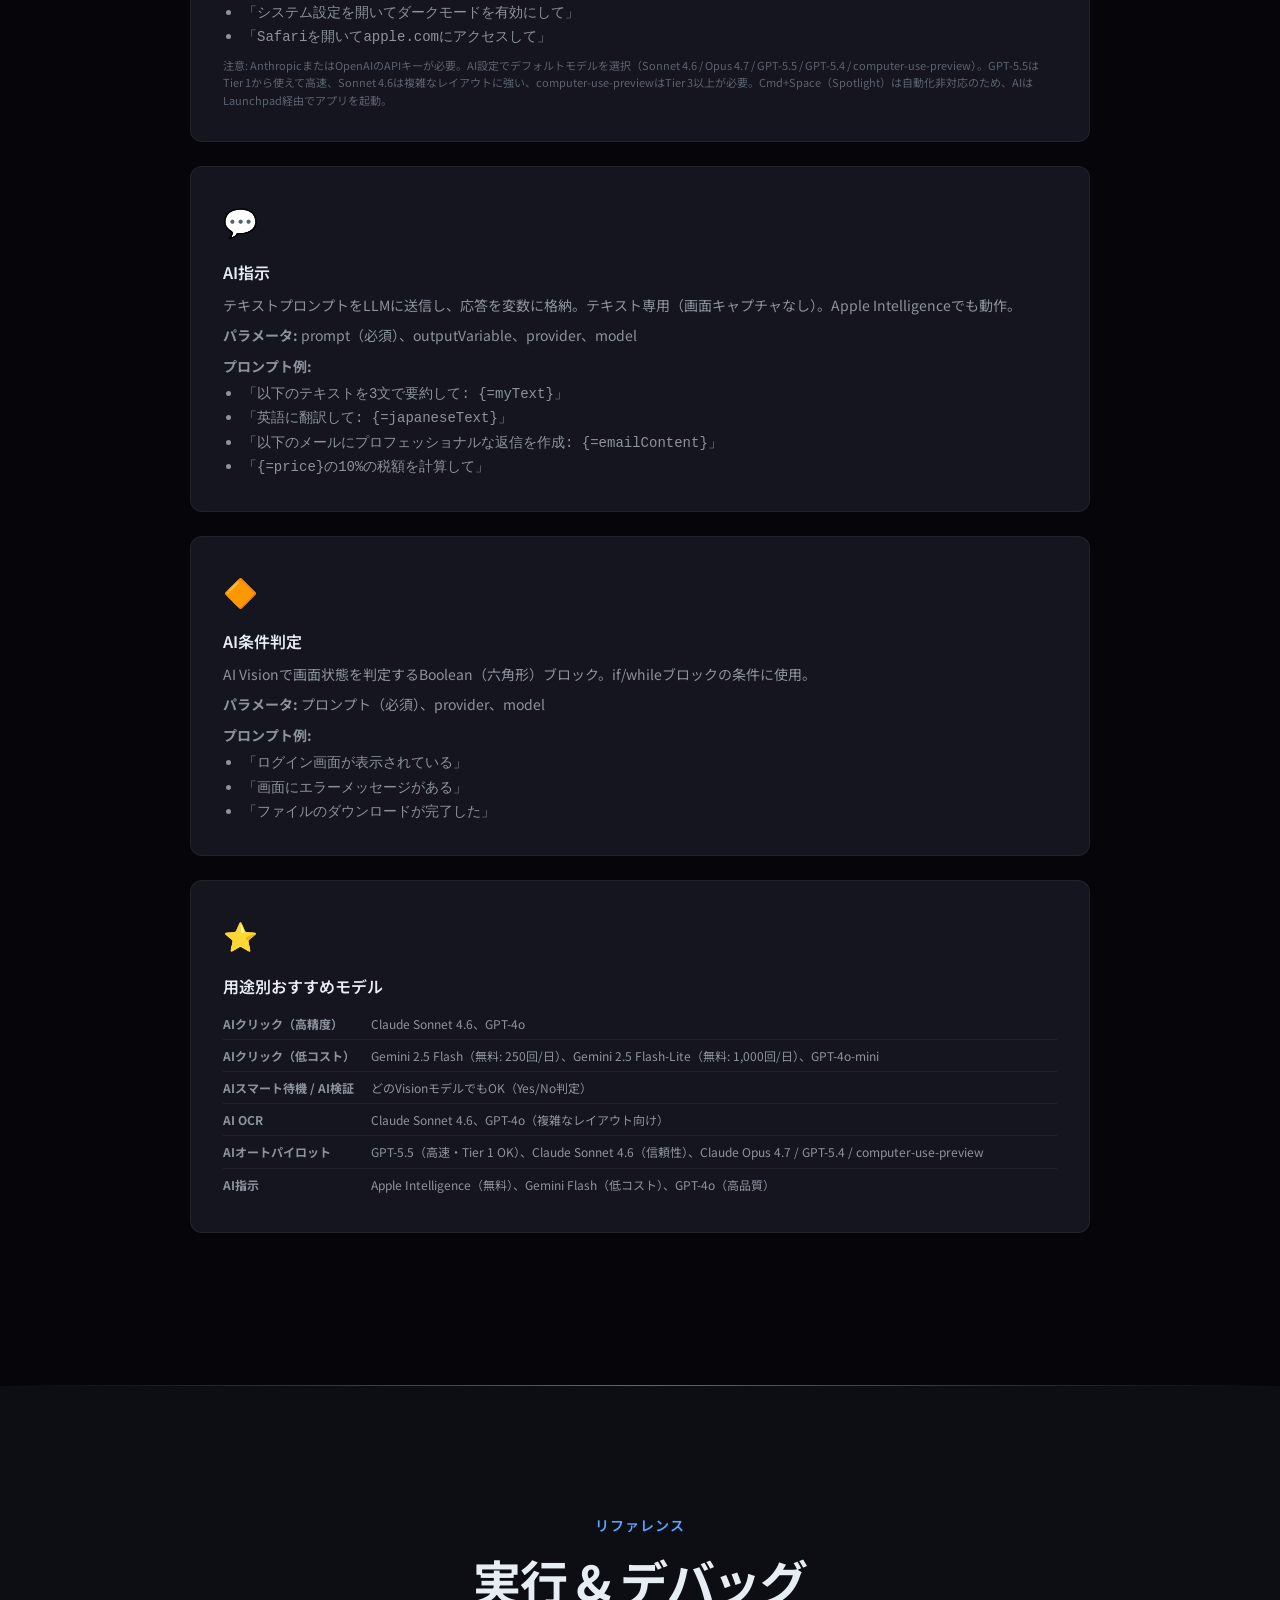
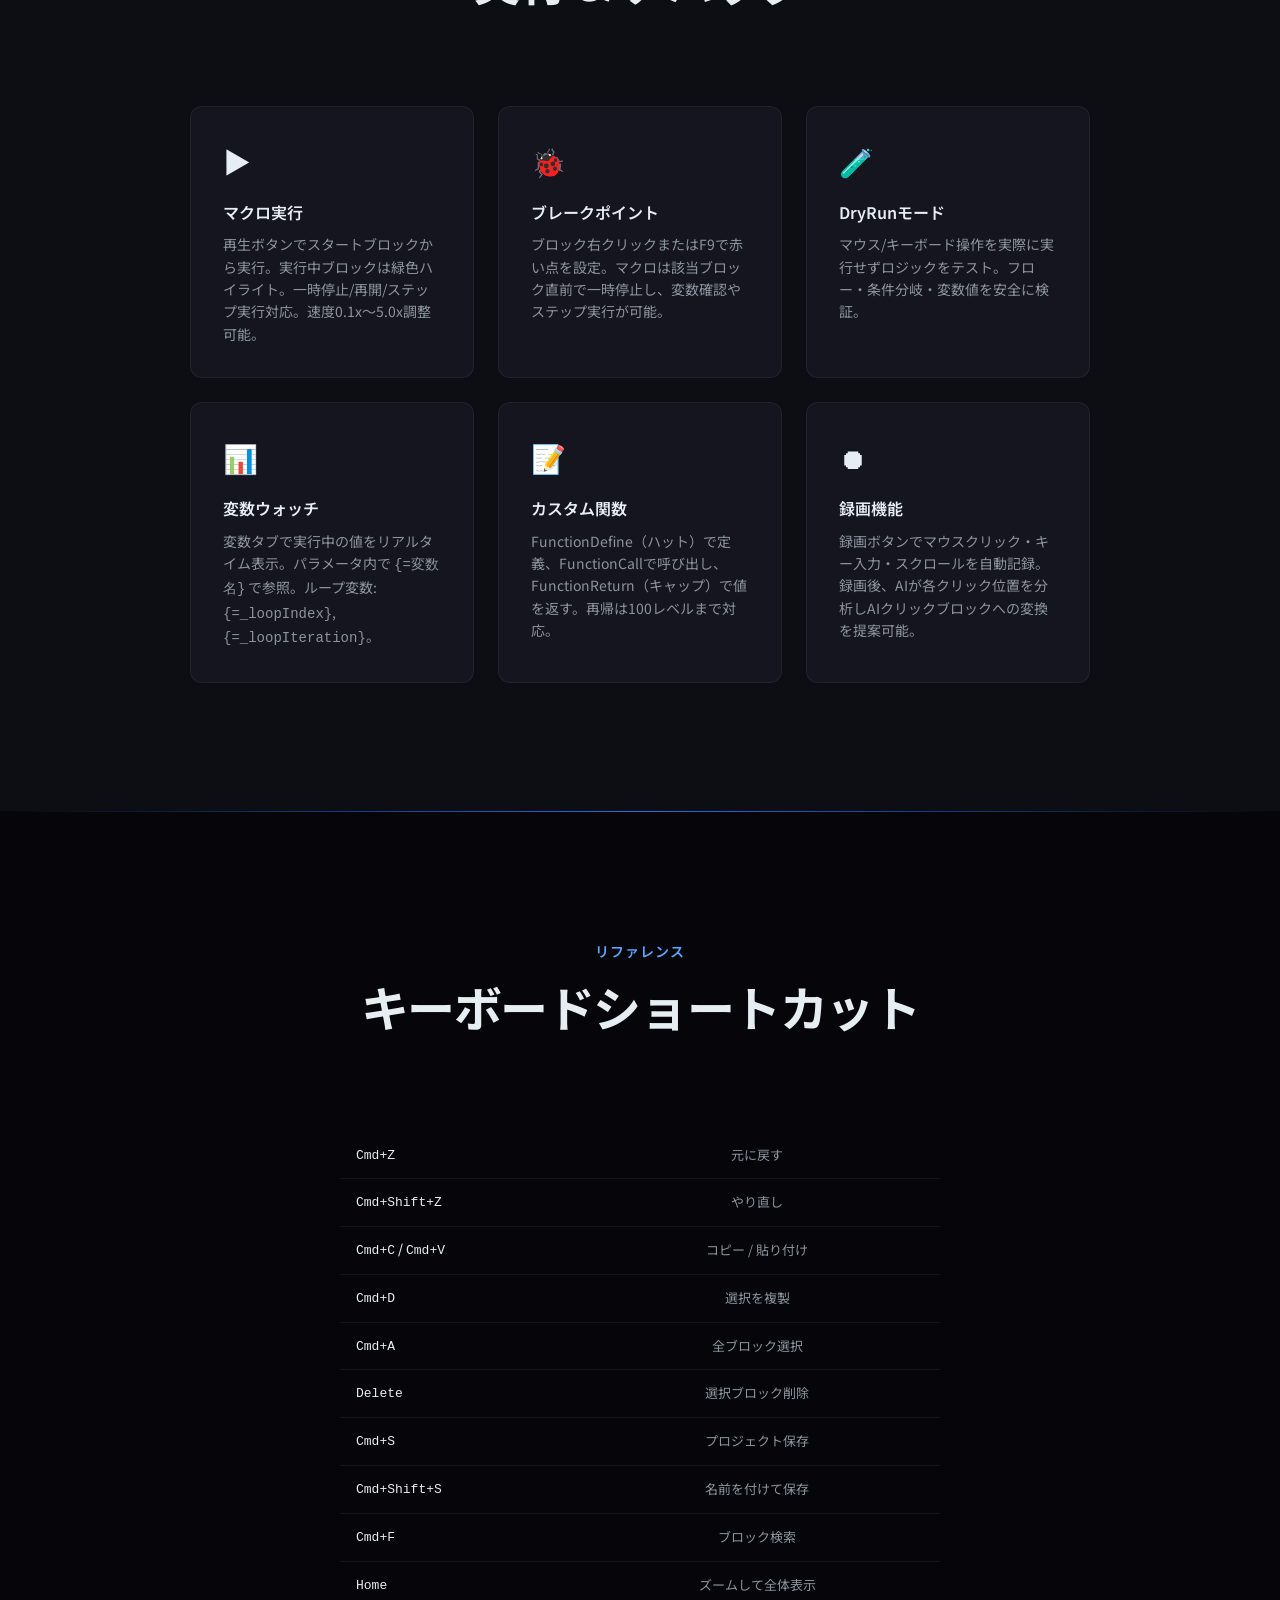
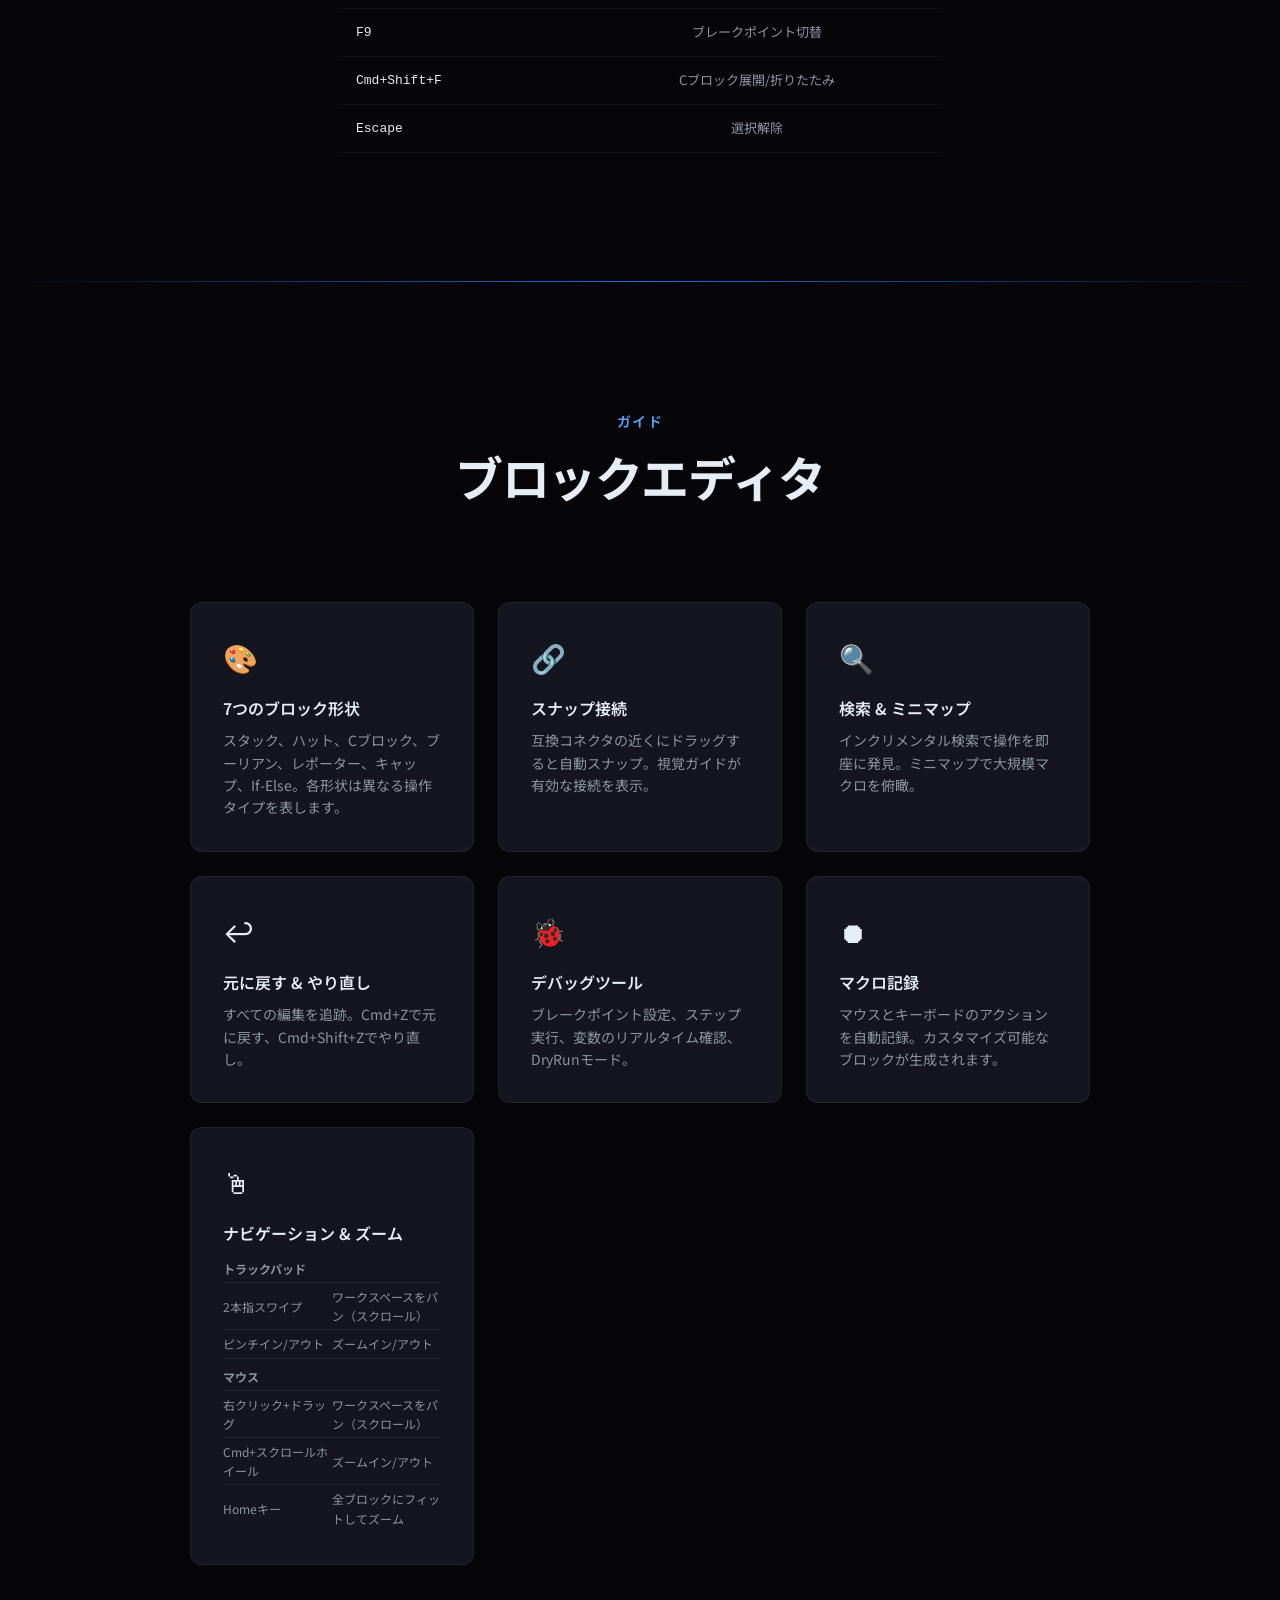
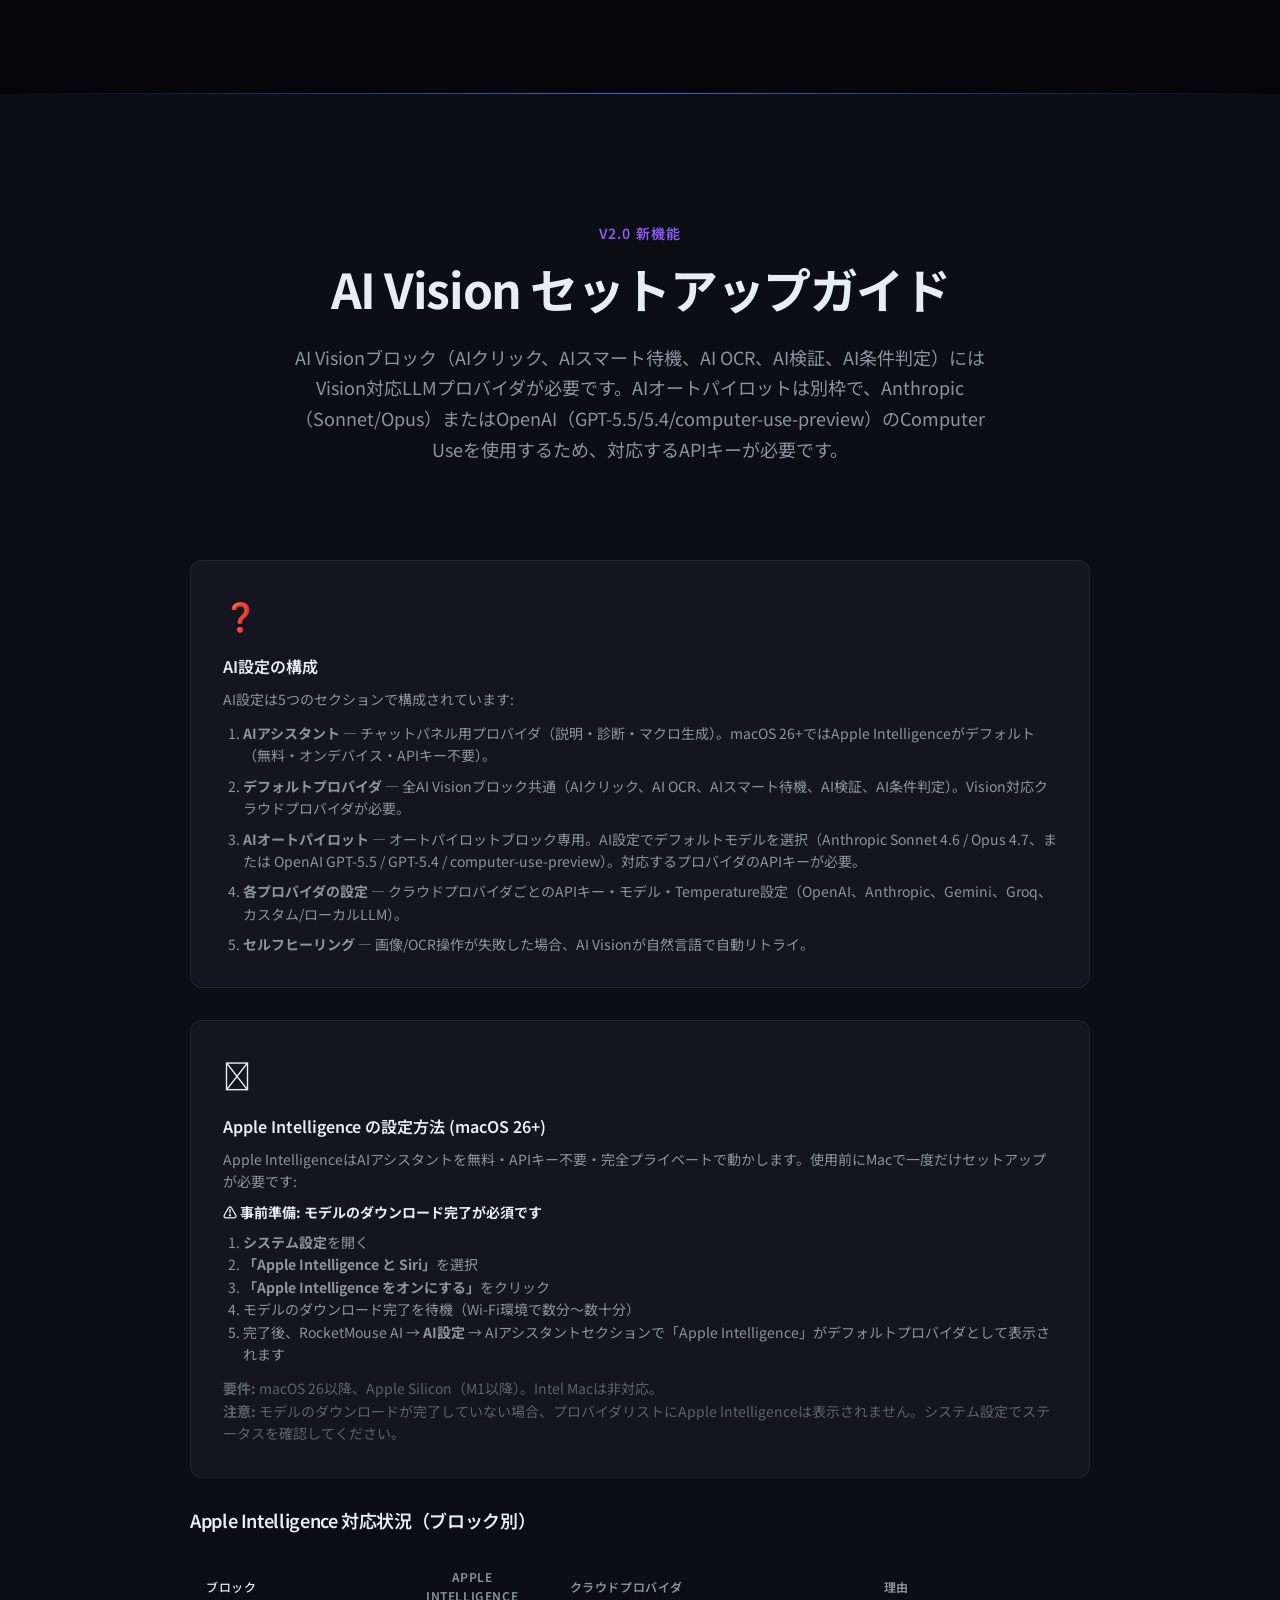
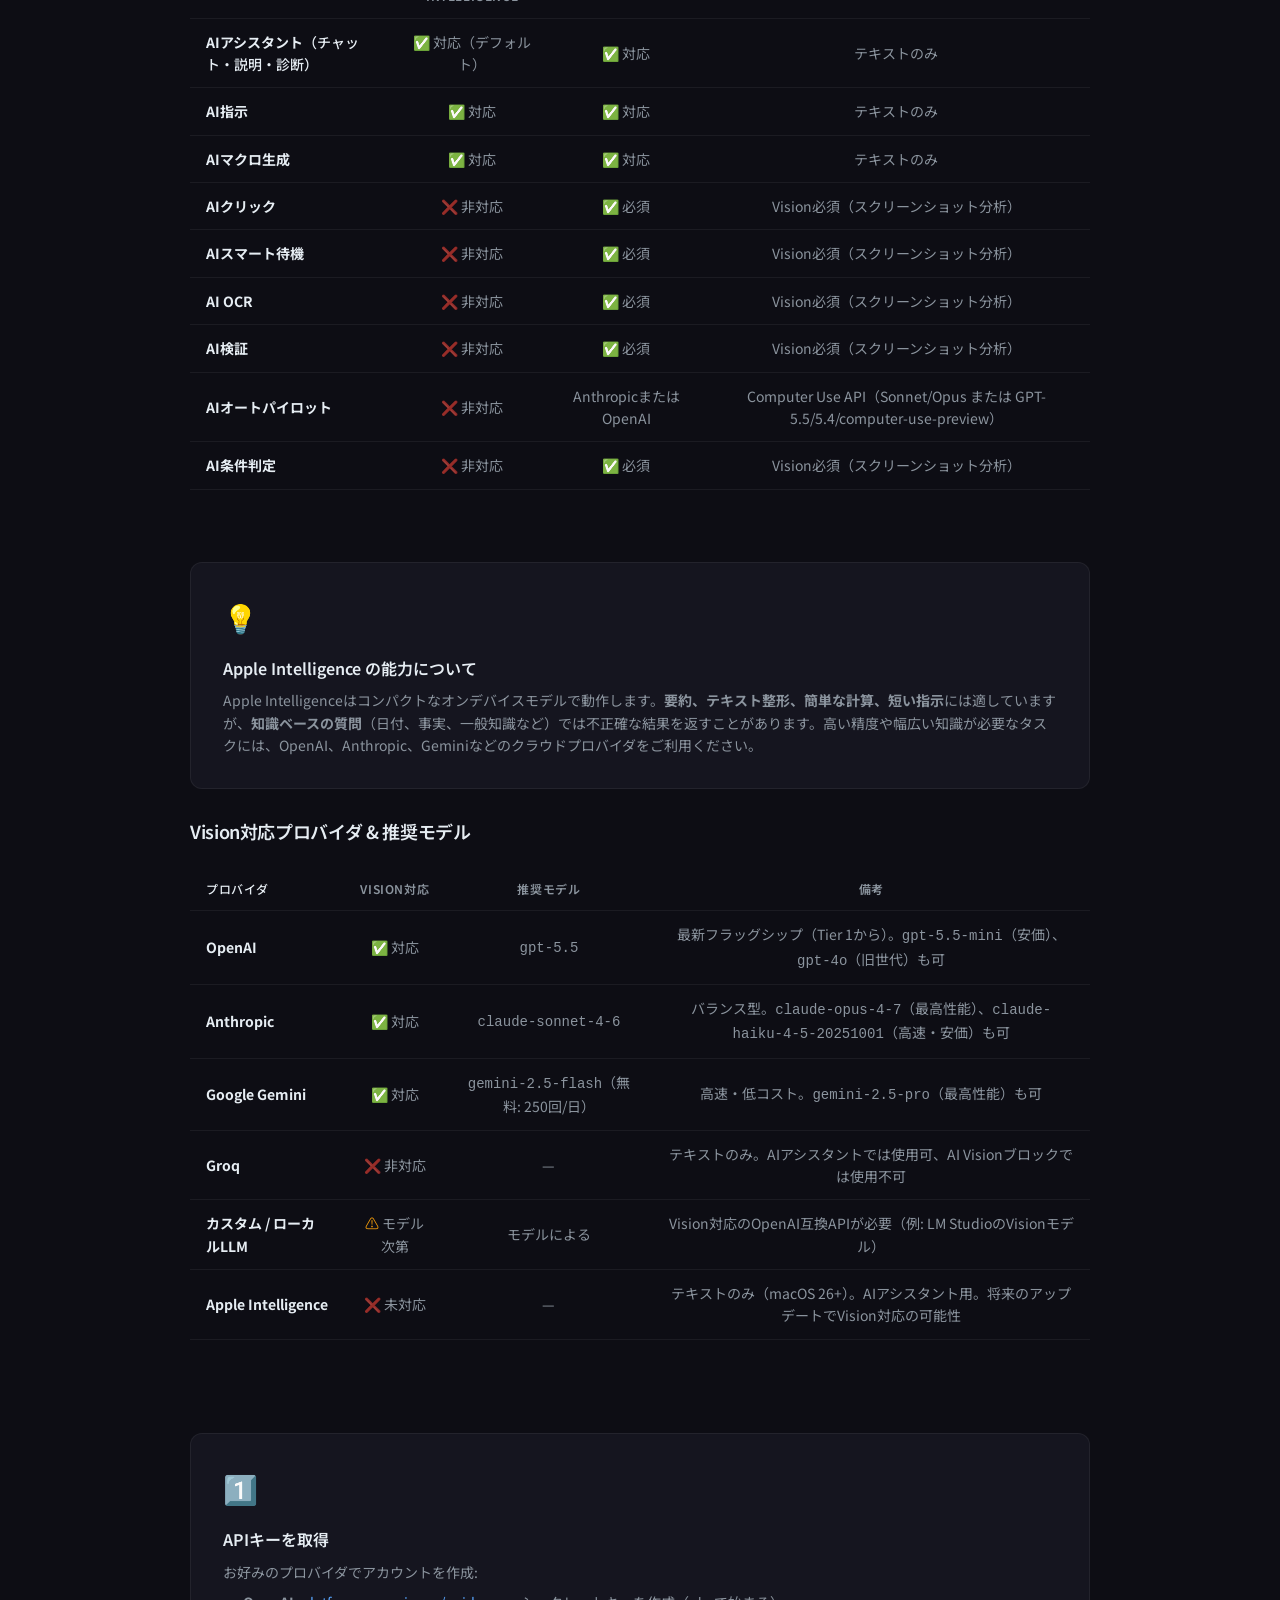
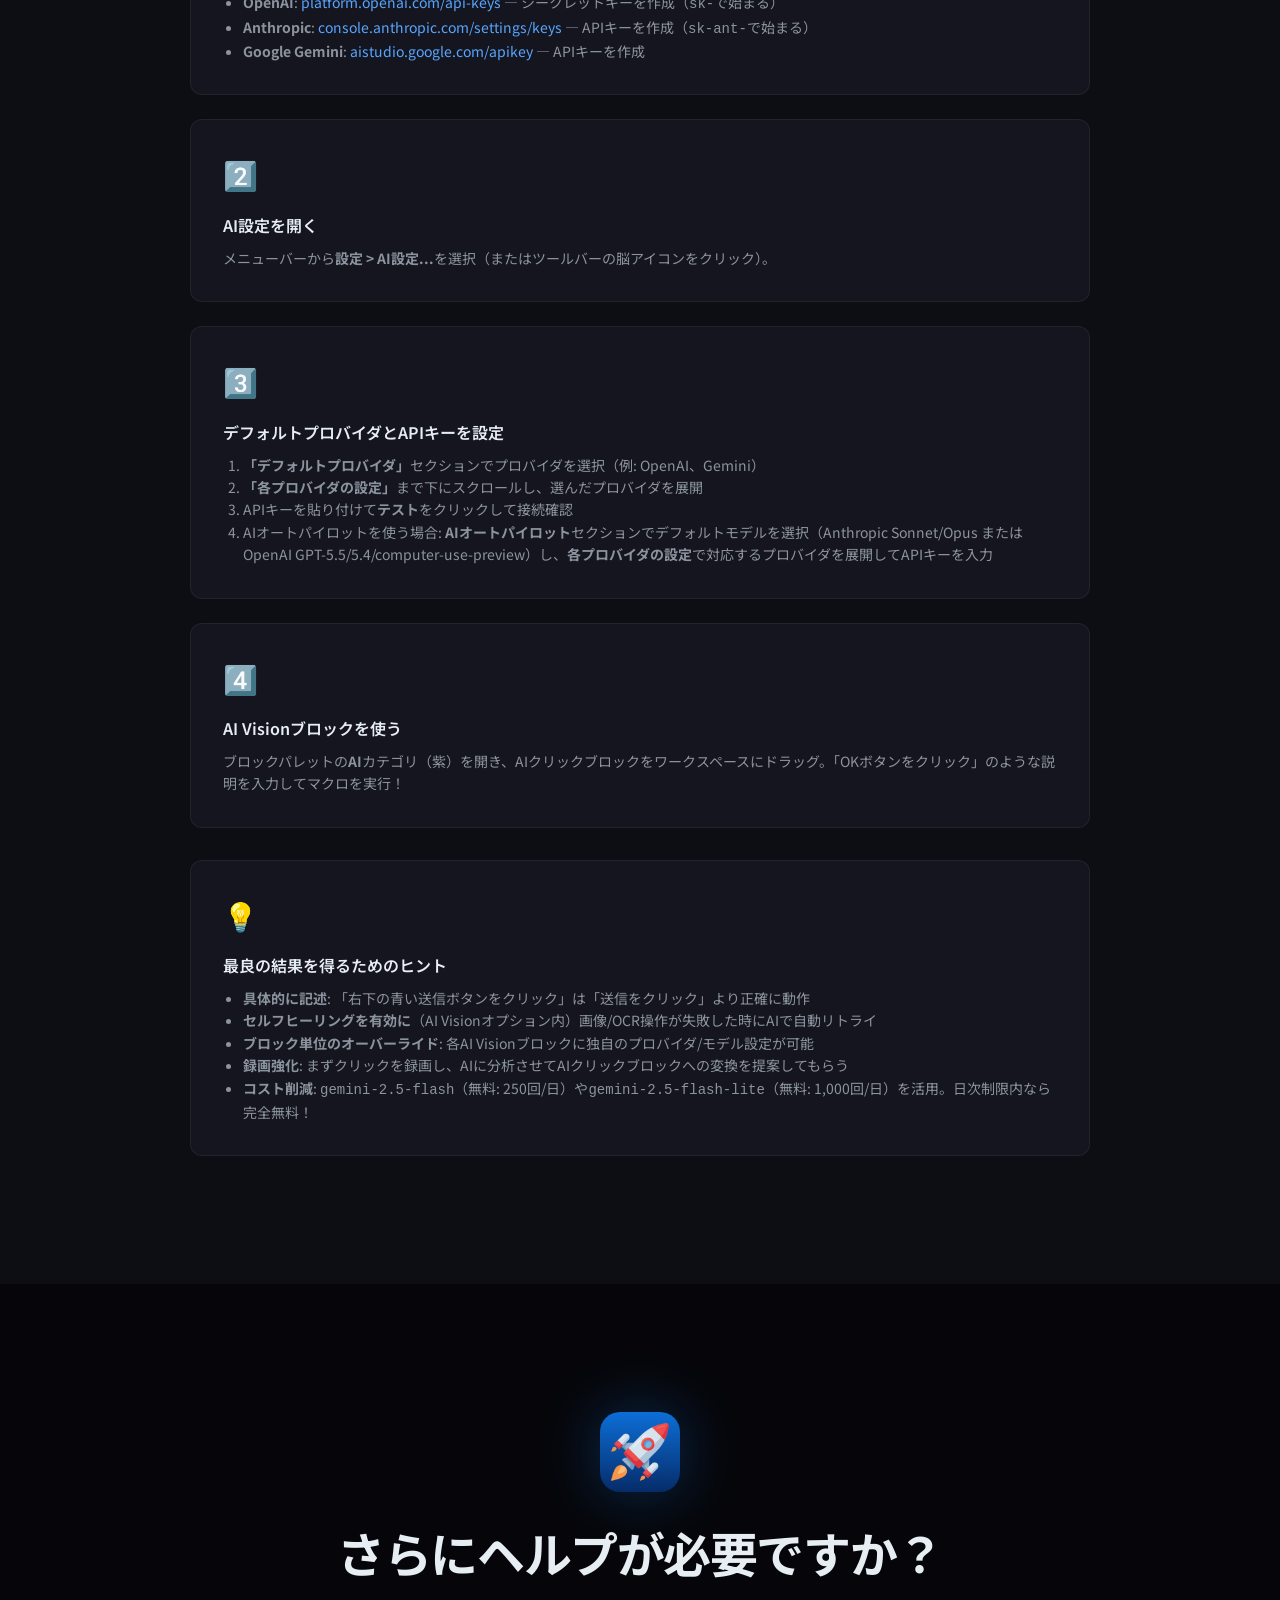
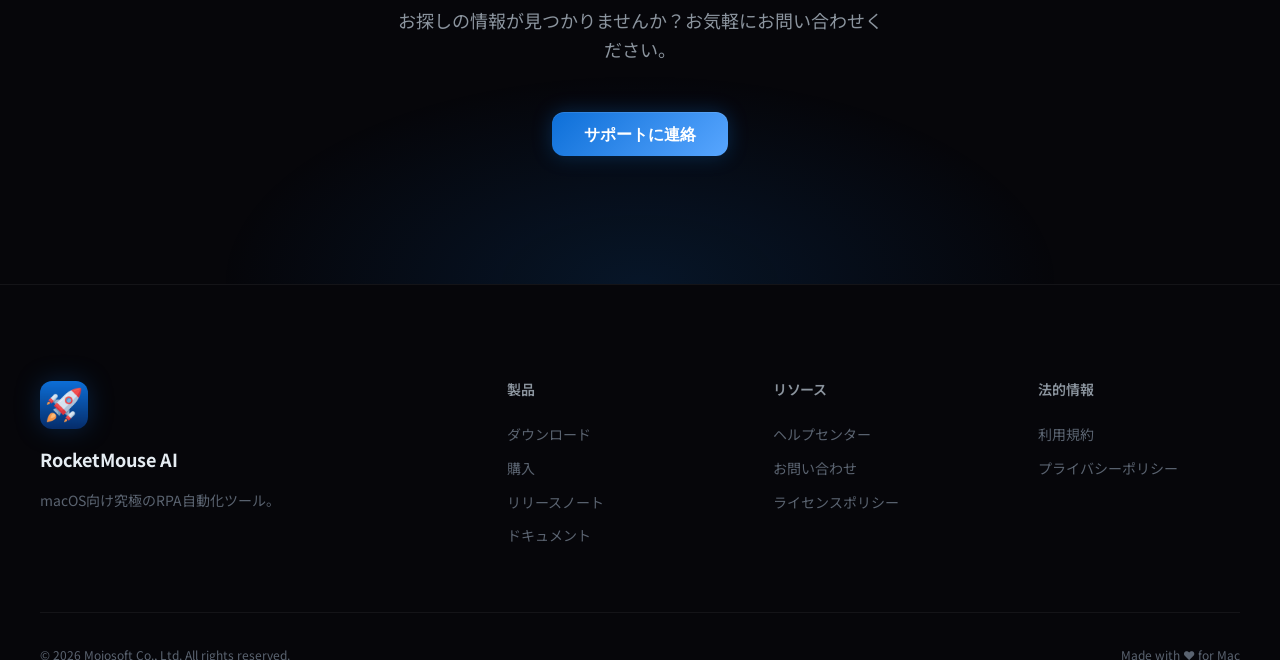
<file: ja/help.html>
<!DOCTYPE html>
<html lang="ja">
<head>
  <meta charset="UTF-8">
  <meta name="viewport" content="width=device-width, initial-scale=1.0">
  <title>ヘルプ — RocketMouse AI</title>
  <meta name="description" content="RocketMouse AIのヘルプセンター。macOS自動化の使い方ガイド。録画、ブロック編集、AI機能、ブラウザ操作などの操作方法を解説。">
  <meta name="theme-color" content="#06060a">
  
  
  
  <meta property="og:title" content="ヘルプ — RocketMouse AI">
  <meta property="og:description" content="RocketMouse AIのヘルプセンター。macOS自動化の使い方ガイド。録画、ブロック編集、AI機能、ブラウザ操作などの操作方法を解説。">
  <meta property="og:type" content="website">
  <meta property="og:url" content="https://mojosoftjp.github.io/rocketmouse-mac/ja/help.html">
  <meta property="og:image" content="https://mojosoftjp.github.io/rocketmouse-mac/images/og-image.png">
  <meta property="og:site_name" content="Mojosoft">
  <meta property="og:locale" content="ja_JP">
  <meta name="twitter:card" content="summary_large_image">
  <meta name="twitter:title" content="ヘルプ — RocketMouse AI">
  <meta name="twitter:description" content="RocketMouse AIのヘルプセンター。macOS自動化の使い方ガイド。録画、ブロック編集、AI機能、ブラウザ操作などの操作方法を解説。">
  <meta name="twitter:image" content="https://mojosoftjp.github.io/rocketmouse-mac/images/og-image.png">
  <link rel="apple-touch-icon" href="../images/app-icon-256.png">
  <link rel="icon" type="image/png" href="../images/app-icon-128.png">
  <link rel="preconnect" href="https://fonts.googleapis.com">
  <link rel="preconnect" href="https://fonts.gstatic.com" crossorigin>
  <link href="https://fonts.googleapis.com/css2?family=Inter:wght@400;500;600;700;800&family=Noto+Sans+JP:wght@400;500;600;700;800&display=swap" rel="stylesheet">
  <link rel="stylesheet" href="../css/style.css">
  <style>body{font-family:'Noto Sans JP','Inter',-apple-system,BlinkMacSystemFont,sans-serif;}</style>
  <link rel="canonical" href="https://mojosoftjp.github.io/rocketmouse-mac/ja/help.html">
  <link rel="alternate" href="https://mojosoftjp.github.io/rocketmouse-mac/help.html" hreflang="en">
  <link rel="alternate" href="https://mojosoftjp.github.io/rocketmouse-mac/ja/help.html" hreflang="ja">
  <meta name="robots" content="index, follow, max-image-preview:large">
  <meta property="og:image:alt" content="ヘルプ — RocketMouse AI">
  <meta name="twitter:image:alt" content="ヘルプ — RocketMouse AI">
  <meta property="og:image:width" content="1200">
  <meta property="og:image:height" content="630">
</head>
<body>
  <nav class="nav" role="navigation"><div class="nav__inner">
    <a href="index.html" class="nav__brand"><img src="../images/app-icon-128.png" alt="RocketMouse AI" width="32" height="32"><span>RocketMouse AI</span></a>
    <ul class="nav__links"><li><a href="index.html">ホーム</a></li><li><a href="download.html">ダウンロード</a></li><li><a href="pricing.html">購入</a></li><li><a href="help.html" class="active">ヘルプ</a></li><li><a href="releases.html">リリース</a></li><li><a href="contact.html">お問い合わせ</a></li></ul>
    <div class="nav__cta"><a href="download.html" class="btn btn--primary"><svg viewBox="0 0 24 24" fill="none" stroke="currentColor" stroke-width="2"><path d="M21 15v4a2 2 0 01-2 2H5a2 2 0 01-2-2v-4M7 10l5 5 5-5M12 15V3"/></svg>ダウンロード</a><div class="lang-switch"><a href="../help.html" class="lang-switch__btn">EN</a><a href="help.html" class="lang-switch__btn active">JA</a></div></div>
    <button class="nav__toggle" aria-label="メニュー" aria-expanded="false"><svg viewBox="0 0 24 24" fill="none" stroke="currentColor" stroke-width="2"><path d="M3 12h18M3 6h18M3 18h18"/></svg></button>
  </div></nav>

  <header class="page-header">
    <img src="../images/app-icon-128.png" alt="" class="page-header__icon reveal" width="64" height="64">
    <h1 class="page-header__title reveal reveal-delay-1">ヘルプセンター</h1>
    <p class="page-header__desc reveal reveal-delay-2">RocketMouse AIを使いこなすために必要な情報</p>
  </header>

  <section class="section" style="padding-top:0;">
    <div class="section__header reveal"><div class="section__overline">はじめに</div><h2 class="section__title">ここから始めましょう</h2></div>
    <div class="help-grid" style="max-width:900px;margin:0 auto;">
      <a class="help-card reveal" href="download.html"><div class="help-card__icon">&#x1F4E5;</div><div class="help-card__title">インストールガイド</div><div class="help-card__desc">RocketMouse AIのダウンロード、インストール、権限設定の方法。</div></a>
      <a class="help-card reveal reveal-delay-1" href="#editor"><div class="help-card__icon">&#x1F9E9;</div><div class="help-card__title">ブロックエディタの基本</div><div class="help-card__desc">ドラッグ、ドロップ、スナップ、接続の方法を学びましょう。</div></a>
      <a class="help-card reveal reveal-delay-2" href="#editor"><div class="help-card__icon">&#x1F680;</div><div class="help-card__title">最初のマクロ</div><div class="help-card__desc">5分で最初の自動化を作成・実行するステップバイステップガイド。</div></a>
    </div>
  </section>
  <hr class="glow-line">
  <section class="section section--alt">
    <div class="section__header reveal"><div class="section__overline">リファレンス</div><h2 class="section__title">操作カテゴリ</h2><p class="section__desc">24カテゴリ、196種類の操作の詳細ドキュメント。</p></div>
    <div class="help-grid">
      <div class="help-card reveal"><div class="help-card__icon">&#x1F5B1;</div><div class="help-card__title">マウス操作</div><div class="help-card__desc">クリック、ダブルクリック、ドラッグ、ドロップ、ホイール、移動、修飾キー操作。</div><div class="help-card__count">16種類</div></div>
      <div class="help-card reveal"><div class="help-card__icon">&#x2328;&#xFE0F;</div><div class="help-card__title">キーボード</div><div class="help-card__desc">キーストローク送信、修飾キー対応のテキスト貼り付け。</div><div class="help-card__count">2種類</div></div>
      <div class="help-card reveal"><div class="help-card__icon">&#x1FA9F;</div><div class="help-card__title">ウィンドウ管理</div><div class="help-card__desc">アクティブ化、閉じる、最小化、最大化、リサイズ、移動。</div><div class="help-card__count">8種類</div></div>
      <div class="help-card reveal"><div class="help-card__icon">&#x1F310;</div><div class="help-card__title">ブラウザ自動化</div><div class="help-card__desc">Playwright搭載Chrome自動化: ナビゲーション、クリック、入力、抽出、スクリプト。</div><div class="help-card__count">16種類</div></div>
      <div class="help-card reveal"><div class="help-card__icon">&#x1F4CA;</div><div class="help-card__title">Excel</div><div class="help-card__desc">セル読み書き、数式、フィルタ、シート管理、Excelマクロ実行。</div><div class="help-card__count">18種類</div></div>
      <div class="help-card reveal"><div class="help-card__icon">&#x1F4C2;</div><div class="help-card__title">ファイル操作</div><div class="help-card__desc">コピー、移動、削除、リネーム、テキストファイル読み書き。</div><div class="help-card__count">12種類</div></div>
      <div class="help-card reveal"><div class="help-card__icon">&#x1F500;</div><div class="help-card__title">制御フロー</div><div class="help-card__desc">if/else、for/while/forEachループ、try-catch、関数、break、continue。</div><div class="help-card__count">17種類</div></div>
      <div class="help-card reveal"><div class="help-card__icon">&#x1F4BE;</div><div class="help-card__title">データ処理</div><div class="help-card__desc">JSON解析、正規表現、文字列操作、数学演算、日付計算。</div><div class="help-card__count">14種類</div></div>
      <div class="help-card reveal"><div class="help-card__icon">&#x1F441;</div><div class="help-card__title">画像認識 &amp; OCR</div><div class="help-card__desc">画像認識、テンプレートマッチング、OCRテキスト抽出、色検出。</div><div class="help-card__count">8種類</div></div>
      <div class="help-card reveal"><div class="help-card__icon">&#x1F916;</div><div class="help-card__title">AI自動化</div><div class="help-card__desc">AIクリック、OCR、スマート待機、マクロ自動生成、デバッグ。</div><div class="help-card__count">6種類</div></div>
      <div class="help-card reveal"><div class="help-card__icon">&#x1F4DD;</div><div class="help-card__title">変数 &amp; リスト</div><div class="help-card__desc">変数の定義・削除・検索。リストの作成と操作。</div><div class="help-card__count">13種類</div></div>
      <div class="help-card reveal"><div class="help-card__icon">&#x23F3;</div><div class="help-card__title">待機条件</div><div class="help-card__desc">時間、画像、ウィンドウ、色、CPU条件を待機。</div><div class="help-card__count">5種類</div></div>
      <div class="help-card reveal"><div class="help-card__icon">&#x1F4E1;</div><div class="help-card__title">ネットワーク</div><div class="help-card__desc">HTTP GET/POSTリクエスト、ファイルダウンロード。</div><div class="help-card__count">3種類</div></div>
      <div class="help-card reveal"><div class="help-card__icon">&#x2699;&#xFE0F;</div><div class="help-card__title">システム</div><div class="help-card__desc">INIファイル、ダイアログ、クリップボード、サウンド、環境変数、ZIP、Base64、ハッシュ。</div><div class="help-card__count">13種類</div></div>
    </div>
  </section>
  <hr class="glow-line">
  <!-- AIブロック詳細ガイド -->
  <section class="section" id="ai-blocks-guide">
    <div class="section__header reveal">
      <div class="section__overline" style="color: var(--accent-purple);">AIブロックガイド</div>
      <h2 class="section__title">AIブロック詳細 &amp; プロンプト例</h2>
      <p class="section__desc">各AIブロックのパラメータ、使い方、プロンプト例を解説します。</p>
    </div>

    <div style="max-width: 900px; margin: 0 auto;">
      <div class="help-card reveal" style="margin-bottom: var(--space-lg);">
        <div class="help-card__icon">&#x1F441;</div>
        <div class="help-card__title">AIクリック</div>
        <div class="help-card__desc" style="max-width: none;">
          <p style="margin-bottom: 8px;">AIが画面を見て、自然言語で指定したUI要素をクリック。画面端では2パスリファインメントで高精度。</p>
          <p style="margin-bottom: 8px;"><strong>パラメータ:</strong> プロンプト（必須）、button（Left/Right/Middle）、clickType（Single/Double）、provider、model、outputX、outputY</p>
          <p style="margin-bottom: 4px;"><strong>プロンプト例:</strong></p>
          <ul style="padding-left: 20px; color: var(--text-secondary);">
            <li><code>「保存ボタンをクリック」</code></li>
            <li><code>「Finderのファイルメニュー」</code></li>
            <li><code>「ウィンドウ左上の赤い閉じるボタン」</code></li>
            <li><code>「Safariの検索フィールド」</code></li>
          </ul>
          <p style="margin-top: 8px; color: var(--text-tertiary); font-size: 11px;">ヒント: 位置や外観を具体的に。「右下の青い送信ボタン」は「送信」より正確です。</p>
        </div>
      </div>

      <div class="help-card reveal" style="margin-bottom: var(--space-lg);">
        <div class="help-card__icon">&#x23F3;</div>
        <div class="help-card__title">AIスマート待機</div>
        <div class="help-card__desc" style="max-width: none;">
          <p style="margin-bottom: 8px;">AIが画面を定期的に監視し、条件が満たされるまで待機。固定待機の代わりに視覚的な条件判定。</p>
          <p style="margin-bottom: 8px;"><strong>パラメータ:</strong> プロンプト（必須）、timeoutMs（デフォルト: 30000）、pollingMs（デフォルト: 2000、最小: 500）、provider、model</p>
          <p style="margin-bottom: 4px;"><strong>プロンプト例:</strong></p>
          <ul style="padding-left: 20px; color: var(--text-secondary);">
            <li><code>「ダウンロード完了ダイアログが閉じた」</code></li>
            <li><code>「メモアプリのウィンドウが画面に表示されている」</code></li>
            <li><code>「ローディングスピナーが消えた」</code></li>
            <li><code>「OKボタンのある確認ダイアログが表示されている」</code></li>
          </ul>
          <p style="margin-top: 8px; color: var(--text-tertiary); font-size: 11px;">ヒント: 視覚的に確認できる具体的な条件を。「メモアプリのウィンドウが画面に表示されている」は「メモが開いている」より正確。</p>
        </div>
      </div>

      <div class="help-card reveal" style="margin-bottom: var(--space-lg);">
        <div class="help-card__icon">&#x1F4D6;</div>
        <div class="help-card__title">AI OCR</div>
        <div class="help-card__desc" style="max-width: none;">
          <p style="margin-bottom: 8px;">AIが画面上のテキストを読み取り変数に格納。どんなフォント・言語・アプリでも対応。</p>
          <p style="margin-bottom: 8px;"><strong>パラメータ:</strong> prompt（必須）、outputVariable（デフォルト: AiOcrResult）、provider、model</p>
          <p style="margin-bottom: 4px;"><strong>プロンプト例:</strong></p>
          <ul style="padding-left: 20px; color: var(--text-secondary);">
            <li><code>「画面に表示されている合計金額を読み取って」</code></li>
            <li><code>「メモアプリのテキストを読み取って」</code></li>
            <li><code>「ダイアログのエラーメッセージを読み取って」</code></li>
            <li><code>「アクティブウィンドウのタイトルを読み取って」</code></li>
          </ul>
        </div>
      </div>

      <div class="help-card reveal" style="margin-bottom: var(--space-lg);">
        <div class="help-card__icon">&#x2705;</div>
        <div class="help-card__title">AI検証</div>
        <div class="help-card__desc" style="max-width: none;">
          <p style="margin-bottom: 8px;">AIが画面状態を確認しtrue/falseを返す。操作結果の検証や条件分岐に最適。</p>
          <p style="margin-bottom: 8px;"><strong>パラメータ:</strong> プロンプト（必須）、outputVariable（デフォルト: AiValidateResult）、provider、model</p>
          <p style="margin-bottom: 4px;"><strong>プロンプト例:</strong></p>
          <ul style="padding-left: 20px; color: var(--text-secondary);">
            <li><code>「ファイルが正常に保存された」</code></li>
            <li><code>「ログイン画面が表示されている」</code></li>
            <li><code>「エラーメッセージが表示されている」</code></li>
            <li><code>「チェックボックスがオンになっている」</code></li>
          </ul>
        </div>
      </div>

      <div class="help-card reveal" style="margin-bottom: var(--space-lg);">
        <div class="help-card__icon">&#x1F680;</div>
        <div class="help-card__title">AIオートパイロット</div>
        <div class="help-card__desc" style="max-width: none;">
          <p style="margin-bottom: 8px;">画面を完全自律制御する自律エージェント。デュアルプロバイダのComputer Use: <strong>Anthropic</strong>（Claude Sonnet 4.6 / Opus 4.7）または <strong>OpenAI</strong>（GPT-5.5 / GPT-5.4 / computer-use-preview）。スクリーンショット撮影→推論→クリック・入力・スクロールを繰り返しタスク完了まで自動操作。</p>
          <p style="margin-bottom: 8px;"><strong>パラメータ:</strong> プロンプト（必須）、maxSteps（デフォルト: 30、最大: 200）、timeoutSeconds（デフォルト: 120、最大: 600）、outputVariable、provider、model</p>
          <p style="margin-bottom: 4px;"><strong>プロンプト例:</strong></p>
          <ul style="padding-left: 20px; color: var(--text-secondary);">
            <li><code>「電卓アプリを起動して2+5を計算して」</code></li>
            <li><code>「テキストエディットを開いてHello Worldと入力して保存して」</code></li>
            <li><code>「システム設定を開いてダークモードを有効にして」</code></li>
            <li><code>「Safariを開いてapple.comにアクセスして」</code></li>
          </ul>
          <p style="margin-top: 8px; color: var(--text-tertiary); font-size: 11px;">注意: AnthropicまたはOpenAIのAPIキーが必要。AI設定でデフォルトモデルを選択（Sonnet 4.6 / Opus 4.7 / GPT-5.5 / GPT-5.4 / computer-use-preview）。GPT-5.5はTier 1から使えて高速、Sonnet 4.6は複雑なレイアウトに強い、computer-use-previewはTier 3以上が必要。Cmd+Space（Spotlight）は自動化非対応のため、AIはLaunchpad経由でアプリを起動。</p>
        </div>
      </div>

      <div class="help-card reveal" style="margin-bottom: var(--space-lg);">
        <div class="help-card__icon">&#x1F4AC;</div>
        <div class="help-card__title">AI指示</div>
        <div class="help-card__desc" style="max-width: none;">
          <p style="margin-bottom: 8px;">テキストプロンプトをLLMに送信し、応答を変数に格納。テキスト専用（画面キャプチャなし）。Apple Intelligenceでも動作。</p>
          <p style="margin-bottom: 8px;"><strong>パラメータ:</strong> prompt（必須）、outputVariable、provider、model</p>
          <p style="margin-bottom: 4px;"><strong>プロンプト例:</strong></p>
          <ul style="padding-left: 20px; color: var(--text-secondary);">
            <li><code>「以下のテキストを3文で要約して: {=myText}」</code></li>
            <li><code>「英語に翻訳して: {=japaneseText}」</code></li>
            <li><code>「以下のメールにプロフェッショナルな返信を作成: {=emailContent}」</code></li>
            <li><code>「{=price}の10%の税額を計算して」</code></li>
          </ul>
        </div>
      </div>

      <div class="help-card reveal" style="margin-bottom: var(--space-lg);">
        <div class="help-card__icon">&#x1F536;</div>
        <div class="help-card__title">AI条件判定</div>
        <div class="help-card__desc" style="max-width: none;">
          <p style="margin-bottom: 8px;">AI Visionで画面状態を判定するBoolean（六角形）ブロック。if/whileブロックの条件に使用。</p>
          <p style="margin-bottom: 8px;"><strong>パラメータ:</strong> プロンプト（必須）、provider、model</p>
          <p style="margin-bottom: 4px;"><strong>プロンプト例:</strong></p>
          <ul style="padding-left: 20px; color: var(--text-secondary);">
            <li><code>「ログイン画面が表示されている」</code></li>
            <li><code>「画面にエラーメッセージがある」</code></li>
            <li><code>「ファイルのダウンロードが完了した」</code></li>
          </ul>
        </div>
      </div>

      <div class="help-card reveal" style="margin-bottom: var(--space-lg);">
        <div class="help-card__icon">&#x2B50;</div>
        <div class="help-card__title">用途別おすすめモデル</div>
        <div class="help-card__desc" style="max-width: none;">
          <table style="width: 100%; font-size: 12px; border-collapse: collapse; margin-top: 8px;">
            <tr style="border-bottom: 1px solid var(--border-subtle);"><td style="padding: 6px 0;"><strong>AIクリック（高精度）</strong></td><td style="padding: 6px 0; color: var(--text-secondary);">Claude Sonnet 4.6、GPT-4o</td></tr>
            <tr style="border-bottom: 1px solid var(--border-subtle);"><td style="padding: 6px 0;"><strong>AIクリック（低コスト）</strong></td><td style="padding: 6px 0; color: var(--text-secondary);">Gemini 2.5 Flash（無料: 250回/日）、Gemini 2.5 Flash-Lite（無料: 1,000回/日）、GPT-4o-mini</td></tr>
            <tr style="border-bottom: 1px solid var(--border-subtle);"><td style="padding: 6px 0;"><strong>AIスマート待機 / AI検証</strong></td><td style="padding: 6px 0; color: var(--text-secondary);">どのVisionモデルでもOK（Yes/No判定）</td></tr>
            <tr style="border-bottom: 1px solid var(--border-subtle);"><td style="padding: 6px 0;"><strong>AI OCR</strong></td><td style="padding: 6px 0; color: var(--text-secondary);">Claude Sonnet 4.6、GPT-4o（複雑なレイアウト向け）</td></tr>
            <tr style="border-bottom: 1px solid var(--border-subtle);"><td style="padding: 6px 0;"><strong>AIオートパイロット</strong></td><td style="padding: 6px 0; color: var(--text-secondary);">GPT-5.5（高速・Tier 1 OK）、Claude Sonnet 4.6（信頼性）、Claude Opus 4.7 / GPT-5.4 / computer-use-preview</td></tr>
            <tr><td style="padding: 6px 0;"><strong>AI指示</strong></td><td style="padding: 6px 0; color: var(--text-secondary);">Apple Intelligence（無料）、Gemini Flash（低コスト）、GPT-4o（高品質）</td></tr>
          </table>
        </div>
      </div>
    </div>
  </section>

  <hr class="glow-line">

  <!-- 実行 & デバッグ -->
  <section class="section section--alt" id="execution-debug">
    <div class="section__header reveal"><div class="section__overline">リファレンス</div><h2 class="section__title">実行 &amp; デバッグ</h2></div>
    <div class="help-grid" style="max-width: 900px; margin: 0 auto;">
      <div class="help-card reveal"><div class="help-card__icon">&#x25B6;&#xFE0F;</div><div class="help-card__title">マクロ実行</div><div class="help-card__desc">再生ボタンでスタートブロックから実行。実行中ブロックは緑色ハイライト。一時停止/再開/ステップ実行対応。速度0.1x〜5.0x調整可能。</div></div>
      <div class="help-card reveal"><div class="help-card__icon">&#x1F41E;</div><div class="help-card__title">ブレークポイント</div><div class="help-card__desc">ブロック右クリックまたはF9で赤い点を設定。マクロは該当ブロック直前で一時停止し、変数確認やステップ実行が可能。</div></div>
      <div class="help-card reveal"><div class="help-card__icon">&#x1F9EA;</div><div class="help-card__title">DryRunモード</div><div class="help-card__desc">マウス/キーボード操作を実際に実行せずロジックをテスト。フロー・条件分岐・変数値を安全に検証。</div></div>
      <div class="help-card reveal"><div class="help-card__icon">&#x1F4CA;</div><div class="help-card__title">変数ウォッチ</div><div class="help-card__desc">変数タブで実行中の値をリアルタイム表示。パラメータ内で <code>{=変数名}</code> で参照。ループ変数: <code>{=_loopIndex}</code>, <code>{=_loopIteration}</code>。</div></div>
      <div class="help-card reveal"><div class="help-card__icon">&#x1F4DD;</div><div class="help-card__title">カスタム関数</div><div class="help-card__desc">FunctionDefine（ハット）で定義、FunctionCallで呼び出し、FunctionReturn（キャップ）で値を返す。再帰は100レベルまで対応。</div></div>
      <div class="help-card reveal"><div class="help-card__icon">&#x23FA;</div><div class="help-card__title">録画機能</div><div class="help-card__desc">録画ボタンでマウスクリック・キー入力・スクロールを自動記録。録画後、AIが各クリック位置を分析しAIクリックブロックへの変換を提案可能。</div></div>
    </div>
  </section>

  <hr class="glow-line">

  <!-- キーボードショートカット -->
  <section class="section" id="shortcuts">
    <div class="section__header reveal"><div class="section__overline">リファレンス</div><h2 class="section__title">キーボードショートカット</h2></div>
    <div style="max-width: 600px; margin: 0 auto;">
      <table class="comparison-table reveal" style="font-size: 13px;">
        <tbody>
          <tr><td><code>Cmd+Z</code></td><td>元に戻す</td></tr>
          <tr><td><code>Cmd+Shift+Z</code></td><td>やり直し</td></tr>
          <tr><td><code>Cmd+C</code> / <code>Cmd+V</code></td><td>コピー / 貼り付け</td></tr>
          <tr><td><code>Cmd+D</code></td><td>選択を複製</td></tr>
          <tr><td><code>Cmd+A</code></td><td>全ブロック選択</td></tr>
          <tr><td><code>Delete</code></td><td>選択ブロック削除</td></tr>
          <tr><td><code>Cmd+S</code></td><td>プロジェクト保存</td></tr>
          <tr><td><code>Cmd+Shift+S</code></td><td>名前を付けて保存</td></tr>
          <tr><td><code>Cmd+F</code></td><td>ブロック検索</td></tr>
          <tr><td><code>Home</code></td><td>ズームして全体表示</td></tr>
          <tr><td><code>F9</code></td><td>ブレークポイント切替</td></tr>
          <tr><td><code>Cmd+Shift+F</code></td><td>Cブロック展開/折りたたみ</td></tr>
          <tr><td><code>Escape</code></td><td>選択解除</td></tr>
        </tbody>
      </table>
    </div>
  </section>

  <hr class="glow-line">

  <section class="section" id="editor">
    <div class="section__header reveal"><div class="section__overline">ガイド</div><h2 class="section__title">ブロックエディタ</h2></div>
    <div class="help-grid" style="max-width:900px;margin:0 auto;">
      <div class="help-card reveal"><div class="help-card__icon">&#x1F3A8;</div><div class="help-card__title">7つのブロック形状</div><div class="help-card__desc">スタック、ハット、Cブロック、ブーリアン、レポーター、キャップ、If-Else。各形状は異なる操作タイプを表します。</div></div>
      <div class="help-card reveal"><div class="help-card__icon">&#x1F517;</div><div class="help-card__title">スナップ接続</div><div class="help-card__desc">互換コネクタの近くにドラッグすると自動スナップ。視覚ガイドが有効な接続を表示。</div></div>
      <div class="help-card reveal"><div class="help-card__icon">&#x1F50D;</div><div class="help-card__title">検索 &amp; ミニマップ</div><div class="help-card__desc">インクリメンタル検索で操作を即座に発見。ミニマップで大規模マクロを俯瞰。</div></div>
      <div class="help-card reveal"><div class="help-card__icon">&#x21A9;&#xFE0F;</div><div class="help-card__title">元に戻す &amp; やり直し</div><div class="help-card__desc">すべての編集を追跡。Cmd+Zで元に戻す、Cmd+Shift+Zでやり直し。</div></div>
      <div class="help-card reveal"><div class="help-card__icon">&#x1F41E;</div><div class="help-card__title">デバッグツール</div><div class="help-card__desc">ブレークポイント設定、ステップ実行、変数のリアルタイム確認、DryRunモード。</div></div>
      <div class="help-card reveal"><div class="help-card__icon">&#x23FA;</div><div class="help-card__title">マクロ記録</div><div class="help-card__desc">マウスとキーボードのアクションを自動記録。カスタマイズ可能なブロックが生成されます。</div></div>
      <div class="help-card reveal"><div class="help-card__icon">&#x1F5B1;</div><div class="help-card__title">ナビゲーション &amp; ズーム</div><div class="help-card__desc" style="max-width: none;"><table style="width:100%;font-size:12px;border-collapse:collapse;margin-top:4px;"><tr style="border-bottom:1px solid var(--border-subtle);"><td style="padding:4px 0;width:50%;"><strong>トラックパッド</strong></td><td></td></tr><tr style="border-bottom:1px solid var(--border-subtle);"><td style="padding:4px 0;">2本指スワイプ</td><td style="padding:4px 0;color:var(--text-secondary);">ワークスペースをパン（スクロール）</td></tr><tr style="border-bottom:1px solid var(--border-subtle);"><td style="padding:4px 0;">ピンチイン/アウト</td><td style="padding:4px 0;color:var(--text-secondary);">ズームイン/アウト</td></tr><tr style="border-bottom:1px solid var(--border-subtle);"><td style="padding:4px 0;padding-top:8px;"><strong>マウス</strong></td><td></td></tr><tr style="border-bottom:1px solid var(--border-subtle);"><td style="padding:4px 0;">右クリック+ドラッグ</td><td style="padding:4px 0;color:var(--text-secondary);">ワークスペースをパン（スクロール）</td></tr><tr style="border-bottom:1px solid var(--border-subtle);"><td style="padding:4px 0;">Cmd+スクロールホイール</td><td style="padding:4px 0;color:var(--text-secondary);">ズームイン/アウト</td></tr><tr><td style="padding:4px 0;">Homeキー</td><td style="padding:4px 0;color:var(--text-secondary);">全ブロックにフィットしてズーム</td></tr></table></div></div>
    </div>
  </section>

  <hr class="glow-line">

  <!-- AI Vision セットアップガイド -->
  <section class="section section--alt" id="ai-vision-setup">
    <div class="section__header reveal">
      <div class="section__overline" style="color: var(--accent-purple);">v2.0 新機能</div>
      <h2 class="section__title">AI Vision セットアップガイド</h2>
      <p class="section__desc">AI Visionブロック（AIクリック、AIスマート待機、AI OCR、AI検証、AI条件判定）にはVision対応LLMプロバイダが必要です。AIオートパイロットは別枠で、Anthropic（Sonnet/Opus）またはOpenAI（GPT-5.5/5.4/computer-use-preview）のComputer Useを使用するため、対応するAPIキーが必要です。</p>
    </div>

    <div style="max-width: 900px; margin: 0 auto;">
      <div class="help-card reveal" style="margin-bottom: var(--space-xl);">
        <div class="help-card__icon">&#x2753;</div>
        <div class="help-card__title">AI設定の構成</div>
        <div class="help-card__desc" style="max-width: none;">
          <p style="margin-bottom: 12px;">AI設定は5つのセクションで構成されています:</p>
          <ol style="padding-left: 20px;">
            <li style="margin-bottom: 8px;"><strong>AIアシスタント</strong> — チャットパネル用プロバイダ（説明・診断・マクロ生成）。macOS 26+ではApple Intelligenceがデフォルト（無料・オンデバイス・APIキー不要）。</li>
            <li style="margin-bottom: 8px;"><strong>デフォルトプロバイダ</strong> — 全AI Visionブロック共通（AIクリック、AI OCR、AIスマート待機、AI検証、AI条件判定）。Vision対応クラウドプロバイダが必要。</li>
            <li style="margin-bottom: 8px;"><strong>AIオートパイロット</strong> — オートパイロットブロック専用。AI設定でデフォルトモデルを選択（Anthropic Sonnet 4.6 / Opus 4.7、または OpenAI GPT-5.5 / GPT-5.4 / computer-use-preview）。対応するプロバイダのAPIキーが必要。</li>
            <li style="margin-bottom: 8px;"><strong>各プロバイダの設定</strong> — クラウドプロバイダごとのAPIキー・モデル・Temperature設定（OpenAI、Anthropic、Gemini、Groq、カスタム/ローカルLLM）。</li>
            <li><strong>セルフヒーリング</strong> — 画像/OCR操作が失敗した場合、AI Visionが自然言語で自動リトライ。</li>
          </ol>
        </div>
      </div>

      <!-- Apple Intelligence セットアップ -->
      <div class="help-card reveal" style="margin-bottom: var(--space-xl);">
        <div class="help-card__icon">&#xF8FF;</div>
        <div class="help-card__title">Apple Intelligence の設定方法 (macOS 26+)</div>
        <div class="help-card__desc" style="max-width: none;">
          <p style="margin-bottom: 8px;">Apple IntelligenceはAIアシスタントを無料・APIキー不要・完全プライベートで動かします。使用前にMacで一度だけセットアップが必要です:</p>
          <p style="margin-bottom: 8px; color: var(--text-primary);"><strong>&#x26A0; 事前準備: モデルのダウンロード完了が必須です</strong></p>
          <ol style="margin-top: 8px; padding-left: 20px;">
            <li><strong>システム設定</strong>を開く</li>
            <li><strong>「Apple Intelligence と Siri」</strong>を選択</li>
            <li><strong>「Apple Intelligence をオンにする」</strong>をクリック</li>
            <li>モデルのダウンロード完了を待機（Wi-Fi環境で数分〜数十分）</li>
            <li>完了後、RocketMouse AI → <strong>AI設定</strong> → AIアシスタントセクションで「Apple Intelligence」がデフォルトプロバイダとして表示されます</li>
          </ol>
          <p style="margin-top: 12px; color: var(--text-tertiary);">
            <strong>要件:</strong> macOS 26以降、Apple Silicon（M1以降）。Intel Macは非対応。<br>
            <strong>注意:</strong> モデルのダウンロードが完了していない場合、プロバイダリストにApple Intelligenceは表示されません。システム設定でステータスを確認してください。
          </p>
        </div>
      </div>

      <!-- Apple Intelligence 対応ブロック一覧 -->
      <h3 class="reveal" style="color: var(--text-primary); font-size: var(--text-lg); font-weight: 600; margin-bottom: var(--space-lg);">Apple Intelligence 対応状況（ブロック別）</h3>

      <div class="comparison-table-wrapper">
      <table class="comparison-table reveal" style="margin-bottom: var(--space-2xl);">
        <thead>
          <tr>
            <th>ブロック</th>
            <th>Apple Intelligence</th>
            <th>クラウドプロバイダ</th>
            <th>理由</th>
          </tr>
        </thead>
        <tbody>
          <tr>
            <td><strong>AIアシスタント</strong>（チャット・説明・診断）</td>
            <td><span class="check">&#x2705;</span> 対応（デフォルト）</td>
            <td><span class="check">&#x2705;</span> 対応</td>
            <td>テキストのみ</td>
          </tr>
          <tr>
            <td><strong>AI指示</strong></td>
            <td><span class="check">&#x2705;</span> 対応</td>
            <td><span class="check">&#x2705;</span> 対応</td>
            <td>テキストのみ</td>
          </tr>
          <tr>
            <td><strong>AIマクロ生成</strong></td>
            <td><span class="check">&#x2705;</span> 対応</td>
            <td><span class="check">&#x2705;</span> 対応</td>
            <td>テキストのみ</td>
          </tr>
          <tr>
            <td><strong>AIクリック</strong></td>
            <td><span class="cross">&#x274C;</span> 非対応</td>
            <td><span class="check">&#x2705;</span> 必須</td>
            <td>Vision必須（スクリーンショット分析）</td>
          </tr>
          <tr>
            <td><strong>AIスマート待機</strong></td>
            <td><span class="cross">&#x274C;</span> 非対応</td>
            <td><span class="check">&#x2705;</span> 必須</td>
            <td>Vision必須（スクリーンショット分析）</td>
          </tr>
          <tr>
            <td><strong>AI OCR</strong></td>
            <td><span class="cross">&#x274C;</span> 非対応</td>
            <td><span class="check">&#x2705;</span> 必須</td>
            <td>Vision必須（スクリーンショット分析）</td>
          </tr>
          <tr>
            <td><strong>AI検証</strong></td>
            <td><span class="cross">&#x274C;</span> 非対応</td>
            <td><span class="check">&#x2705;</span> 必須</td>
            <td>Vision必須（スクリーンショット分析）</td>
          </tr>
          <tr>
            <td><strong>AIオートパイロット</strong></td>
            <td><span class="cross">&#x274C;</span> 非対応</td>
            <td>AnthropicまたはOpenAI</td>
            <td>Computer Use API（Sonnet/Opus または GPT-5.5/5.4/computer-use-preview）</td>
          </tr>
          <tr>
            <td><strong>AI条件判定</strong></td>
            <td><span class="cross">&#x274C;</span> 非対応</td>
            <td><span class="check">&#x2705;</span> 必須</td>
            <td>Vision必須（スクリーンショット分析）</td>
          </tr>
        </tbody>
      </table>
      </div>

      <div class="help-card reveal" style="margin-top: var(--space-lg); margin-bottom: var(--space-xl);">
        <div class="help-card__icon">&#x1F4A1;</div>
        <div class="help-card__title">Apple Intelligence の能力について</div>
        <div class="help-card__desc" style="max-width: none;">
          <p>Apple Intelligenceはコンパクトなオンデバイスモデルで動作します。<strong>要約、テキスト整形、簡単な計算、短い指示</strong>には適していますが、<strong>知識ベースの質問</strong>（日付、事実、一般知識など）では不正確な結果を返すことがあります。高い精度や幅広い知識が必要なタスクには、OpenAI、Anthropic、Geminiなどのクラウドプロバイダをご利用ください。</p>
        </div>
      </div>

      <h3 class="reveal" style="color: var(--text-primary); font-size: var(--text-lg); font-weight: 600; margin-bottom: var(--space-lg);">Vision対応プロバイダ &amp; 推奨モデル</h3>

      <table class="comparison-table reveal" style="margin-bottom: var(--space-2xl);">
        <thead>
          <tr>
            <th>プロバイダ</th>
            <th>Vision対応</th>
            <th>推奨モデル</th>
            <th>備考</th>
          </tr>
        </thead>
        <tbody>
          <tr>
            <td><strong>OpenAI</strong></td>
            <td><span class="check">&#x2705;</span> 対応</td>
            <td><code>gpt-5.5</code></td>
            <td>最新フラッグシップ（Tier 1から）。<code>gpt-5.5-mini</code>（安価）、<code>gpt-4o</code>（旧世代）も可</td>
          </tr>
          <tr>
            <td><strong>Anthropic</strong></td>
            <td><span class="check">&#x2705;</span> 対応</td>
            <td><code>claude-sonnet-4-6</code></td>
            <td>バランス型。<code>claude-opus-4-7</code>（最高性能）、<code>claude-haiku-4-5-20251001</code>（高速・安価）も可</td>
          </tr>
          <tr>
            <td><strong>Google Gemini</strong></td>
            <td><span class="check">&#x2705;</span> 対応</td>
            <td><code>gemini-2.5-flash</code>（無料: 250回/日）</td>
            <td>高速・低コスト。<code>gemini-2.5-pro</code>（最高性能）も可</td>
          </tr>
          <tr>
            <td><strong>Groq</strong></td>
            <td><span class="cross">&#x274C;</span> 非対応</td>
            <td>&mdash;</td>
            <td>テキストのみ。AIアシスタントでは使用可、AI Visionブロックでは使用不可</td>
          </tr>
          <tr>
            <td><strong>カスタム / ローカルLLM</strong></td>
            <td><span class="partial">&#x26A0;</span> モデル次第</td>
            <td>モデルによる</td>
            <td>Vision対応のOpenAI互換APIが必要（例: LM StudioのVisionモデル）</td>
          </tr>
          <tr>
            <td><strong>Apple Intelligence</strong></td>
            <td><span class="cross">&#x274C;</span> 未対応</td>
            <td>&mdash;</td>
            <td>テキストのみ（macOS 26+）。AIアシスタント用。将来のアップデートでVision対応の可能性</td>
          </tr>
        </tbody>
      </table>

      <h3 class="reveal" style="color: var(--text-primary); font-size: var(--text-lg); font-weight: 600; margin-bottom: var(--space-lg);">セットアップ手順</h3>

      <div class="help-grid" style="grid-template-columns: 1fr;">
        <div class="help-card reveal">
          <div class="help-card__icon">1&#xFE0F;&#x20E3;</div>
          <div class="help-card__title">APIキーを取得</div>
          <div class="help-card__desc" style="max-width: none;">
            <p>お好みのプロバイダでアカウントを作成:</p>
            <ul style="margin-top: 8px; padding-left: 20px;">
              <li><strong>OpenAI</strong>: <a href="https://platform.openai.com/api-keys" target="_blank" rel="noopener" style="color: var(--accent-blue);">platform.openai.com/api-keys</a> — シークレットキーを作成（<code>sk-</code>で始まる）</li>
              <li><strong>Anthropic</strong>: <a href="https://console.anthropic.com/settings/keys" target="_blank" rel="noopener" style="color: var(--accent-blue);">console.anthropic.com/settings/keys</a> — APIキーを作成（<code>sk-ant-</code>で始まる）</li>
              <li><strong>Google Gemini</strong>: <a href="https://aistudio.google.com/apikey" target="_blank" rel="noopener" style="color: var(--accent-blue);">aistudio.google.com/apikey</a> — APIキーを作成</li>
            </ul>
          </div>
        </div>

        <div class="help-card reveal">
          <div class="help-card__icon">2&#xFE0F;&#x20E3;</div>
          <div class="help-card__title">AI設定を開く</div>
          <div class="help-card__desc" style="max-width: none;">メニューバーから<strong>設定 &gt; AI設定...</strong>を選択（またはツールバーの脳アイコンをクリック）。</div>
        </div>

        <div class="help-card reveal">
          <div class="help-card__icon">3&#xFE0F;&#x20E3;</div>
          <div class="help-card__title">デフォルトプロバイダとAPIキーを設定</div>
          <div class="help-card__desc" style="max-width: none;">
            <ol style="margin-top: 8px; padding-left: 20px;">
              <li><strong>「デフォルトプロバイダ」</strong>セクションでプロバイダを選択（例: OpenAI、Gemini）</li>
              <li><strong>「各プロバイダの設定」</strong>まで下にスクロールし、選んだプロバイダを展開</li>
              <li>APIキーを貼り付けて<strong>テスト</strong>をクリックして接続確認</li>
              <li>AIオートパイロットを使う場合: <strong>AIオートパイロット</strong>セクションでデフォルトモデルを選択（Anthropic Sonnet/Opus または OpenAI GPT-5.5/5.4/computer-use-preview）し、<strong>各プロバイダの設定</strong>で対応するプロバイダを展開してAPIキーを入力</li>
            </ol>
          </div>
        </div>

        <div class="help-card reveal">
          <div class="help-card__icon">4&#xFE0F;&#x20E3;</div>
          <div class="help-card__title">AI Visionブロックを使う</div>
          <div class="help-card__desc" style="max-width: none;">ブロックパレットの<strong>AI</strong>カテゴリ（紫）を開き、AIクリックブロックをワークスペースにドラッグ。「OKボタンをクリック」のような説明を入力してマクロを実行！</div>
        </div>
      </div>

      <div class="help-card reveal" style="margin-top: var(--space-xl);">
        <div class="help-card__icon">&#x1F4A1;</div>
        <div class="help-card__title">最良の結果を得るためのヒント</div>
        <div class="help-card__desc" style="max-width: none;">
          <ul style="padding-left: 20px;">
            <li><strong>具体的に記述</strong>: 「右下の青い送信ボタンをクリック」は「送信をクリック」より正確に動作</li>
            <li><strong>セルフヒーリングを有効に</strong>（AI Visionオプション内）画像/OCR操作が失敗した時にAIで自動リトライ</li>
            <li><strong>ブロック単位のオーバーライド</strong>: 各AI Visionブロックに独自のプロバイダ/モデル設定が可能</li>
            <li><strong>録画強化</strong>: まずクリックを録画し、AIに分析させてAIクリックブロックへの変換を提案してもらう</li>
            <li><strong>コスト削減</strong>: <code>gemini-2.5-flash</code>（無料: 250回/日）や<code>gemini-2.5-flash-lite</code>（無料: 1,000回/日）を活用。日次制限内なら完全無料！</li>
          </ul>
        </div>
      </div>
    </div>
  </section>


  <section class="cta-section">
    <img src="../images/app-icon.png" alt="" class="cta-icon reveal" width="80" height="80">
    <h2 class="cta__title reveal reveal-delay-1">さらにヘルプが必要ですか？</h2>
    <p class="cta__desc reveal reveal-delay-2">お探しの情報が見つかりませんか？お気軽にお問い合わせください。</p>
    <div class="cta__actions reveal reveal-delay-3"><a href="contact.html" class="btn btn--primary btn--large">サポートに連絡</a></div>
  </section>
  <footer class="footer"><div class="footer__inner">
    <div class="footer__brand"><img src="../images/app-icon-128.png" alt="RocketMouse AI" class="footer__brand-icon" width="48" height="48"><div class="footer__brand-name">RocketMouse AI</div><p class="footer__brand-desc">macOS向け究極のRPA自動化ツール。</p></div>
    <div><h4 class="footer__col-title">製品</h4><ul class="footer__links"><li><a href="download.html">ダウンロード</a></li><li><a href="pricing.html">購入</a></li><li><a href="releases.html">リリースノート</a></li><li><a href="help.html">ドキュメント</a></li></ul></div>
    <div><h4 class="footer__col-title">リソース</h4><ul class="footer__links"><li><a href="help.html">ヘルプセンター</a></li><li><a href="contact.html">お問い合わせ</a></li><li><a href="license.html">ライセンスポリシー</a></li></ul></div>
    <div><h4 class="footer__col-title">法的情報</h4><ul class="footer__links"><li><a href="license.html">利用規約</a></li><li><a href="license.html">プライバシーポリシー</a></li></ul></div>
  </div><div class="footer__bottom"><span>&copy; 2026 <a href="https://mojosoft.biz/" target="_blank" rel="noopener">Mojosoft Co., Ltd.</a> All rights reserved.</span><span>Made with &#x2764; for Mac</span></div></footer>
  <script src="../js/main.js"></script>
</body>
</html>
</file>
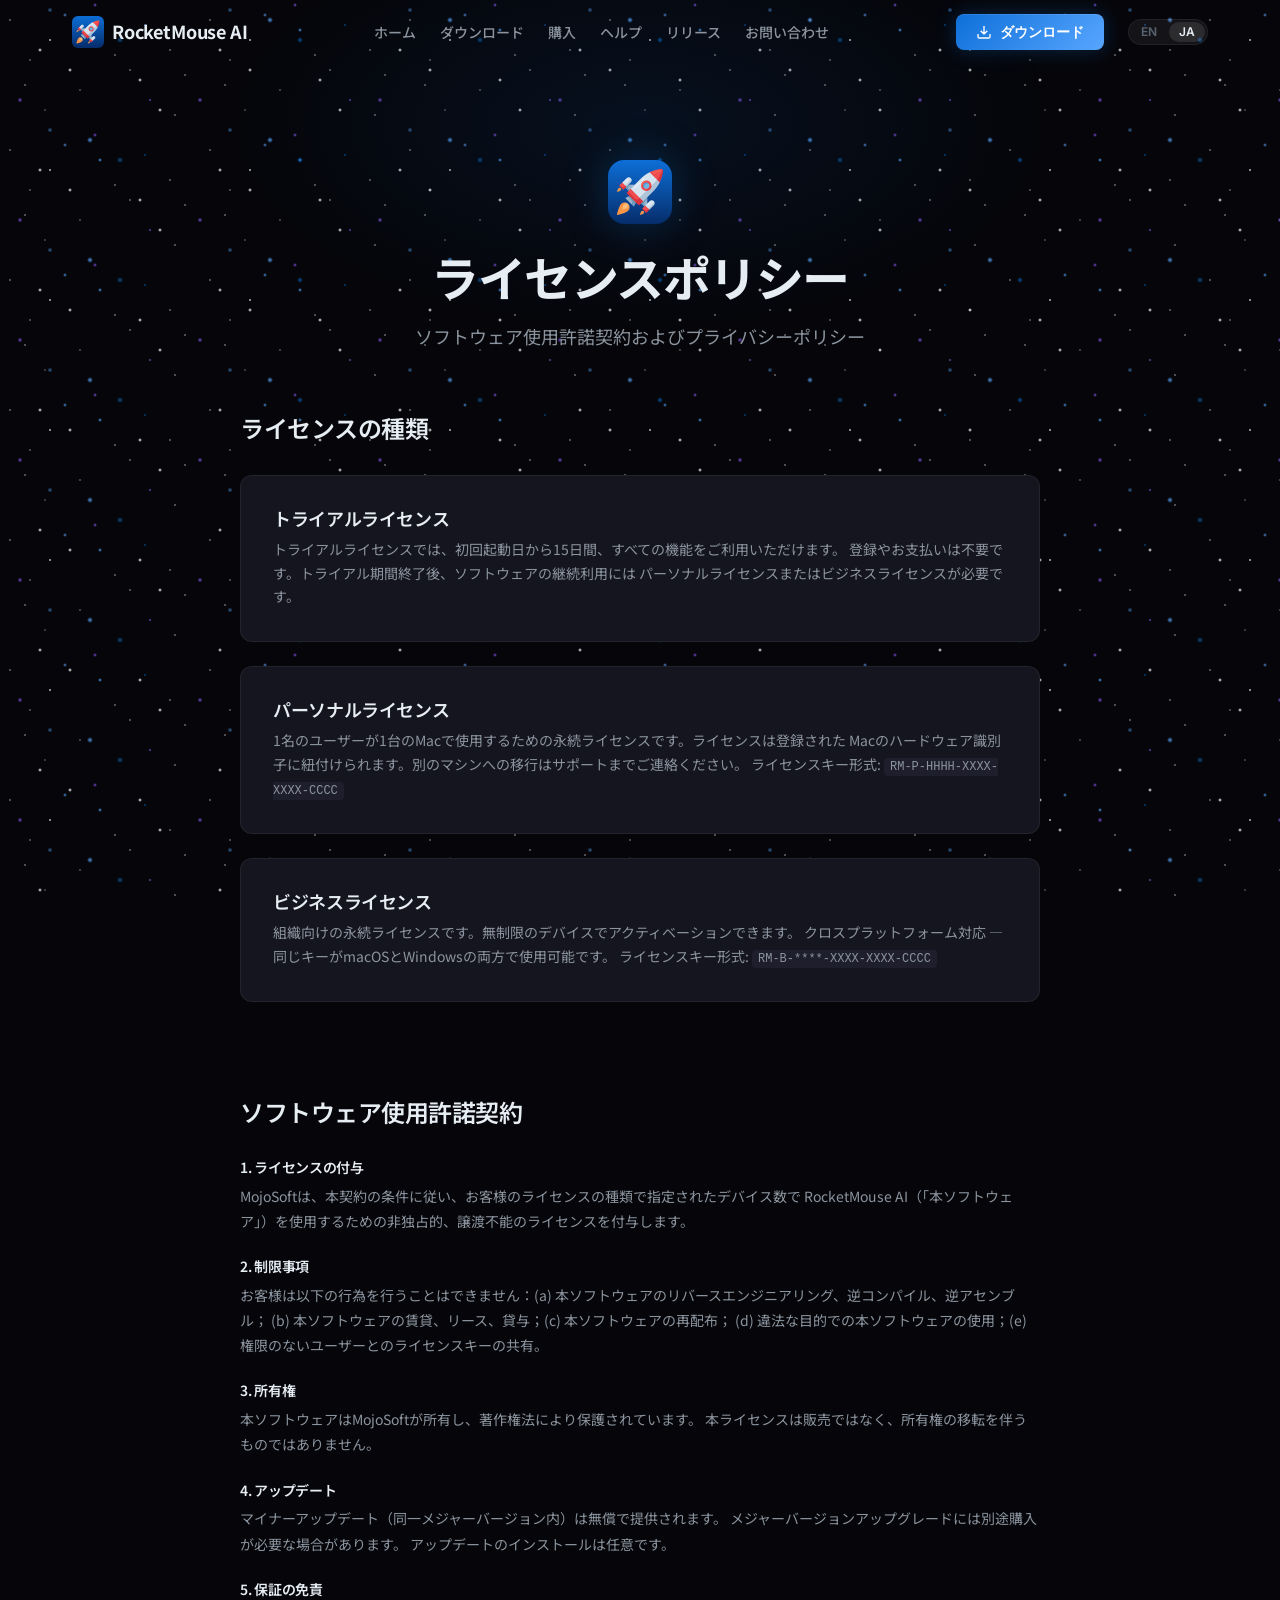
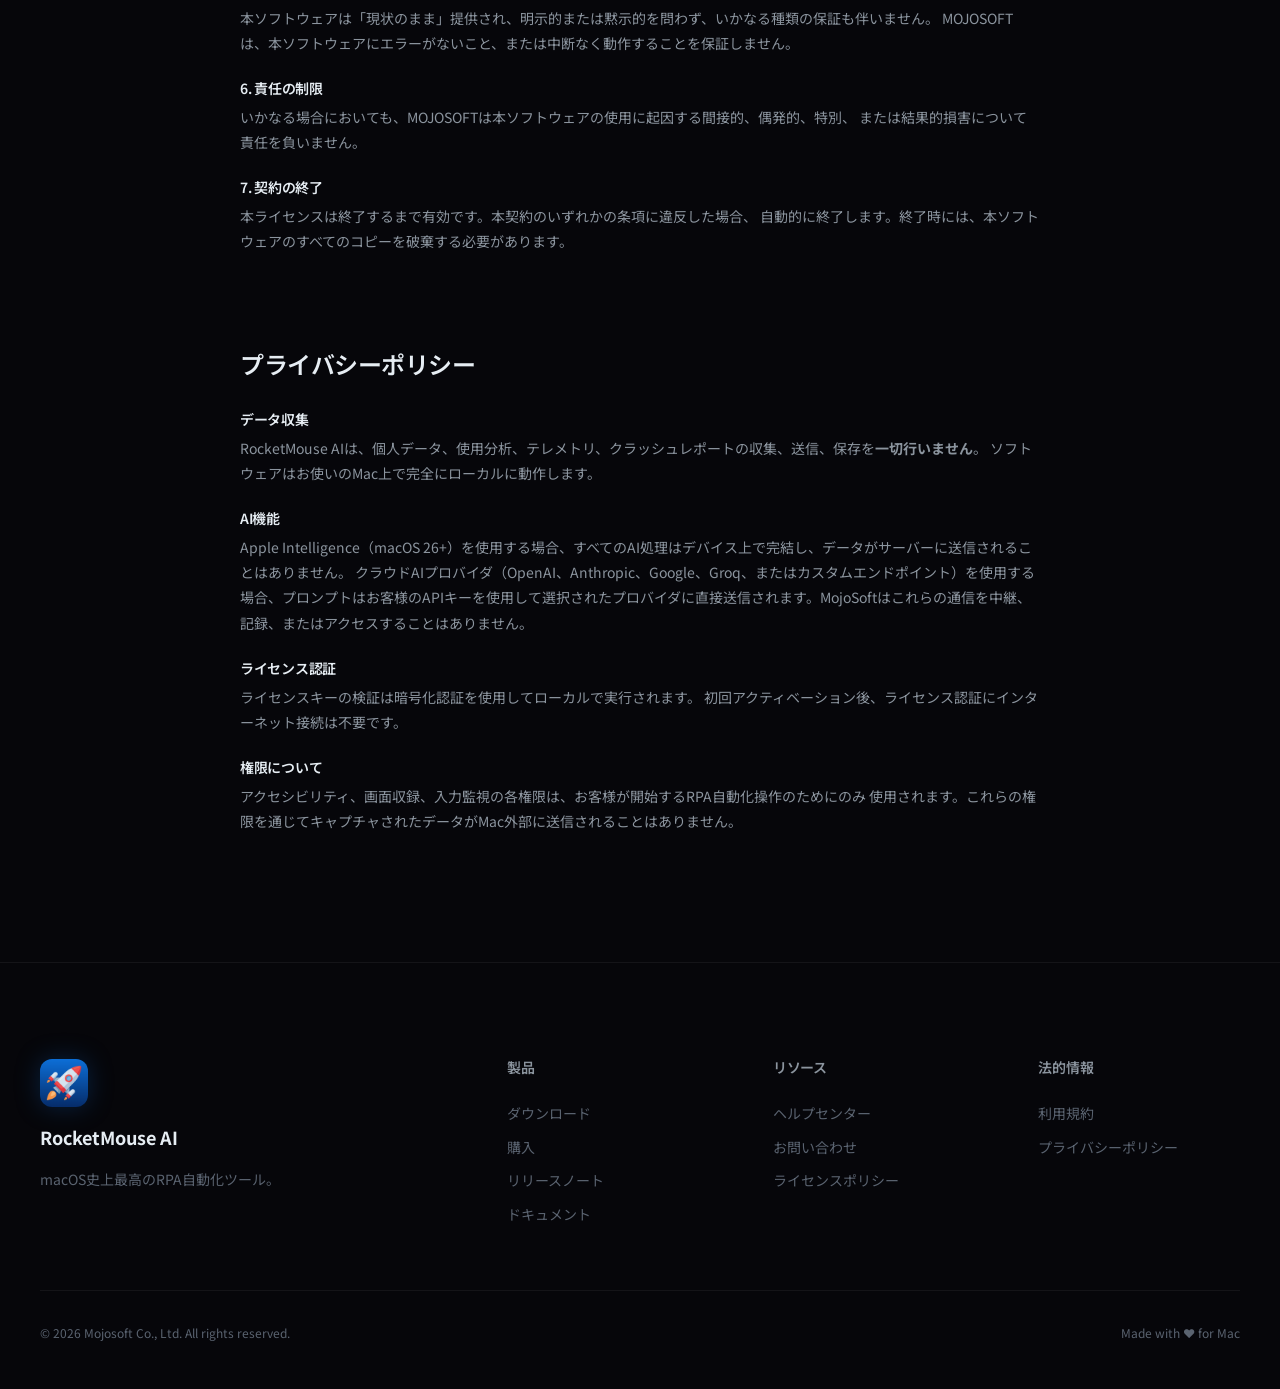
<file: ja/license.html>
<!DOCTYPE html>
<html lang="ja">
<head>
  <meta charset="UTF-8">
  <meta name="viewport" content="width=device-width, initial-scale=1.0">
  <title>ライセンスポリシー — RocketMouse AI</title>
  <meta name="description" content="RocketMouse AI のライセンス契約、利用規約、プライバシーポリシー。パーソナル・ビジネスライセンスの条件、返金ポリシー、データ取り扱いについて。">
  <meta name="theme-color" content="#06060a">
  
  
  
  <meta property="og:title" content="ライセンスポリシー — RocketMouse AI">
  <meta property="og:description" content="RocketMouse AI のライセンス契約、利用規約、プライバシーポリシー。パーソナル・ビジネスライセンスの条件、返金ポリシー、データ取り扱いについて。">
  <meta property="og:type" content="website">
  <meta property="og:url" content="https://mojosoftjp.github.io/rocketmouse-mac/ja/license.html">
  <meta property="og:image" content="https://mojosoftjp.github.io/rocketmouse-mac/images/og-image.png">
  <meta property="og:site_name" content="Mojosoft">
  <meta property="og:locale" content="ja_JP">
  <meta name="twitter:card" content="summary_large_image">
  <meta name="twitter:title" content="ライセンスポリシー — RocketMouse AI">
  <meta name="twitter:description" content="RocketMouse AI のライセンス契約、利用規約、プライバシーポリシー。パーソナル・ビジネスライセンスの条件、返金ポリシー、データ取り扱いについて。">
  <meta name="twitter:image" content="https://mojosoftjp.github.io/rocketmouse-mac/images/og-image.png">
  <link rel="apple-touch-icon" href="../images/app-icon-256.png">
  <link rel="icon" type="image/png" href="../images/app-icon-128.png">
  <link rel="preconnect" href="https://fonts.googleapis.com">
  <link rel="preconnect" href="https://fonts.gstatic.com" crossorigin>
  <link href="https://fonts.googleapis.com/css2?family=Inter:wght@400;500;600;700;800&family=Noto+Sans+JP:wght@400;500;600;700;800&display=swap" rel="stylesheet">
  <link rel="stylesheet" href="../css/style.css">
  <style>body { font-family: 'Noto Sans JP', 'Inter', -apple-system, sans-serif; }</style>
  <link rel="canonical" href="https://mojosoftjp.github.io/rocketmouse-mac/ja/license.html">
  <link rel="alternate" href="https://mojosoftjp.github.io/rocketmouse-mac/license.html" hreflang="en">
  <link rel="alternate" href="https://mojosoftjp.github.io/rocketmouse-mac/ja/license.html" hreflang="ja">
  <meta name="robots" content="index, follow, max-image-preview:large">
  <meta property="og:image:alt" content="ライセンスポリシー — RocketMouse AI">
  <meta name="twitter:image:alt" content="ライセンスポリシー — RocketMouse AI">
  <meta property="og:image:width" content="1200">
  <meta property="og:image:height" content="630">
</head>
<body>

  <!-- Navigation -->
  <nav class="nav" role="navigation">
    <div class="nav__inner">
      <a href="index.html" class="nav__brand">
        <img src="../images/app-icon-128.png" alt="RocketMouse AI" width="32" height="32">
        <span>RocketMouse AI</span>
      </a>
      <ul class="nav__links">
        <li><a href="index.html">ホーム</a></li>
        <li><a href="download.html">ダウンロード</a></li>
        <li><a href="pricing.html">購入</a></li>
        <li><a href="help.html">ヘルプ</a></li>
        <li><a href="releases.html">リリース</a></li>
        <li><a href="contact.html">お問い合わせ</a></li>
      </ul>
      <div class="nav__cta">
        <a href="download.html" class="btn btn--primary">
          <svg viewBox="0 0 24 24" fill="none" stroke="currentColor" stroke-width="2"><path d="M21 15v4a2 2 0 01-2 2H5a2 2 0 01-2-2v-4M7 10l5 5 5-5M12 15V3"/></svg>
          ダウンロード
        </a>
        <div class="lang-switch">
          <a href="../license.html" class="lang-switch__btn">EN</a>
          <a href="license.html" class="lang-switch__btn active">JA</a>
        </div>
      </div>
      <button class="nav__toggle" aria-label="メニュー切替" aria-expanded="false">
        <svg viewBox="0 0 24 24" fill="none" stroke="currentColor" stroke-width="2"><path d="M3 12h18M3 6h18M3 18h18"/></svg>
      </button>
    </div>
  </nav>


  <!-- Page Header -->
  <header class="page-header">
    <img src="../images/app-icon-128.png" alt="" class="page-header__icon reveal" width="64" height="64">
    <h1 class="page-header__title reveal">ライセンスポリシー</h1>
    <p class="page-header__desc reveal reveal-delay-1">
      ソフトウェア使用許諾契約およびプライバシーポリシー
    </p>
  </header>


  <!-- License Types -->
  <section class="section" style="padding-top: 0;">
    <div class="container--narrow" style="max-width: 800px; margin: 0 auto;">

      <div class="reveal">
        <h2 style="font-size: var(--text-2xl); margin-bottom: var(--space-xl);">ライセンスの種類</h2>

        <div style="display: flex; flex-direction: column; gap: var(--space-lg); margin-bottom: var(--space-4xl);">
          <div style="background: var(--bg-card); border: 1px solid var(--border-subtle); border-radius: var(--radius-lg); padding: var(--space-xl);">
            <h3 style="font-size: var(--text-lg); margin-bottom: var(--space-sm);">トライアルライセンス</h3>
            <p style="font-size: var(--text-sm); color: var(--text-secondary); line-height: 1.7;">
              トライアルライセンスでは、初回起動日から15日間、すべての機能をご利用いただけます。
              登録やお支払いは不要です。トライアル期間終了後、ソフトウェアの継続利用には
              パーソナルライセンスまたはビジネスライセンスが必要です。
            </p>
          </div>

          <div style="background: var(--bg-card); border: 1px solid var(--border-subtle); border-radius: var(--radius-lg); padding: var(--space-xl);">
            <h3 style="font-size: var(--text-lg); margin-bottom: var(--space-sm);">パーソナルライセンス</h3>
            <p style="font-size: var(--text-sm); color: var(--text-secondary); line-height: 1.7;">
              1名のユーザーが1台のMacで使用するための永続ライセンスです。ライセンスは登録された
              Macのハードウェア識別子に紐付けられます。別のマシンへの移行はサポートまでご連絡ください。
              ライセンスキー形式: <code style="font-family: var(--font-mono); background: var(--bg-elevated); padding: 2px 6px; border-radius: 4px; font-size: var(--text-xs);">RM-P-HHHH-XXXX-XXXX-CCCC</code>
            </p>
          </div>

          <div style="background: var(--bg-card); border: 1px solid var(--border-subtle); border-radius: var(--radius-lg); padding: var(--space-xl);">
            <h3 style="font-size: var(--text-lg); margin-bottom: var(--space-sm);">ビジネスライセンス</h3>
            <p style="font-size: var(--text-sm); color: var(--text-secondary); line-height: 1.7;">
              組織向けの永続ライセンスです。無制限のデバイスでアクティベーションできます。
              クロスプラットフォーム対応 — 同じキーがmacOSとWindowsの両方で使用可能です。
              ライセンスキー形式: <code style="font-family: var(--font-mono); background: var(--bg-elevated); padding: 2px 6px; border-radius: 4px; font-size: var(--text-xs);">RM-B-****-XXXX-XXXX-CCCC</code>
            </p>
          </div>
        </div>
      </div>


      <div class="reveal" style="margin-bottom: var(--space-4xl);">
        <h2 style="font-size: var(--text-2xl); margin-bottom: var(--space-xl);">ソフトウェア使用許諾契約</h2>

        <div style="font-size: var(--text-sm); color: var(--text-secondary); line-height: 1.8; display: flex; flex-direction: column; gap: var(--space-lg);">
          <div>
            <h4 style="color: var(--text-primary); margin-bottom: var(--space-sm);">1. ライセンスの付与</h4>
            <p>MojoSoftは、本契約の条件に従い、お客様のライセンスの種類で指定されたデバイス数で
            RocketMouse AI（「本ソフトウェア」）を使用するための非独占的、譲渡不能のライセンスを付与します。</p>
          </div>

          <div>
            <h4 style="color: var(--text-primary); margin-bottom: var(--space-sm);">2. 制限事項</h4>
            <p>お客様は以下の行為を行うことはできません：(a) 本ソフトウェアのリバースエンジニアリング、逆コンパイル、逆アセンブル；
            (b) 本ソフトウェアの賃貸、リース、貸与；(c) 本ソフトウェアの再配布；
            (d) 違法な目的での本ソフトウェアの使用；(e) 権限のないユーザーとのライセンスキーの共有。</p>
          </div>

          <div>
            <h4 style="color: var(--text-primary); margin-bottom: var(--space-sm);">3. 所有権</h4>
            <p>本ソフトウェアはMojoSoftが所有し、著作権法により保護されています。
            本ライセンスは販売ではなく、所有権の移転を伴うものではありません。</p>
          </div>

          <div>
            <h4 style="color: var(--text-primary); margin-bottom: var(--space-sm);">4. アップデート</h4>
            <p>マイナーアップデート（同一メジャーバージョン内）は無償で提供されます。
            メジャーバージョンアップグレードには別途購入が必要な場合があります。
            アップデートのインストールは任意です。</p>
          </div>

          <div>
            <h4 style="color: var(--text-primary); margin-bottom: var(--space-sm);">5. 保証の免責</h4>
            <p>本ソフトウェアは「現状のまま」提供され、明示的または黙示的を問わず、いかなる種類の保証も伴いません。
            MOJOSOFTは、本ソフトウェアにエラーがないこと、または中断なく動作することを保証しません。</p>
          </div>

          <div>
            <h4 style="color: var(--text-primary); margin-bottom: var(--space-sm);">6. 責任の制限</h4>
            <p>いかなる場合においても、MOJOSOFTは本ソフトウェアの使用に起因する間接的、偶発的、特別、
            または結果的損害について責任を負いません。</p>
          </div>

          <div>
            <h4 style="color: var(--text-primary); margin-bottom: var(--space-sm);">7. 契約の終了</h4>
            <p>本ライセンスは終了するまで有効です。本契約のいずれかの条項に違反した場合、
            自動的に終了します。終了時には、本ソフトウェアのすべてのコピーを破棄する必要があります。</p>
          </div>
        </div>
      </div>


      <div class="reveal">
        <h2 style="font-size: var(--text-2xl); margin-bottom: var(--space-xl);">プライバシーポリシー</h2>

        <div style="font-size: var(--text-sm); color: var(--text-secondary); line-height: 1.8; display: flex; flex-direction: column; gap: var(--space-lg);">
          <div>
            <h4 style="color: var(--text-primary); margin-bottom: var(--space-sm);">データ収集</h4>
            <p>RocketMouse AIは、個人データ、使用分析、テレメトリ、クラッシュレポートの収集、送信、保存を<strong>一切行いません</strong>。
            ソフトウェアはお使いのMac上で完全にローカルに動作します。</p>
          </div>

          <div>
            <h4 style="color: var(--text-primary); margin-bottom: var(--space-sm);">AI機能</h4>
            <p>Apple Intelligence（macOS 26+）を使用する場合、すべてのAI処理はデバイス上で完結し、データがサーバーに送信されることはありません。
            クラウドAIプロバイダ（OpenAI、Anthropic、Google、Groq、またはカスタムエンドポイント）を使用する場合、プロンプトはお客様のAPIキーを使用して選択されたプロバイダに直接送信されます。MojoSoftはこれらの通信を中継、記録、またはアクセスすることはありません。</p>
          </div>

          <div>
            <h4 style="color: var(--text-primary); margin-bottom: var(--space-sm);">ライセンス認証</h4>
            <p>ライセンスキーの検証は暗号化認証を使用してローカルで実行されます。
            初回アクティベーション後、ライセンス認証にインターネット接続は不要です。</p>
          </div>

          <div>
            <h4 style="color: var(--text-primary); margin-bottom: var(--space-sm);">権限について</h4>
            <p>アクセシビリティ、画面収録、入力監視の各権限は、お客様が開始するRPA自動化操作のためにのみ
            使用されます。これらの権限を通じてキャプチャされたデータがMac外部に送信されることはありません。</p>
          </div>
        </div>
      </div>

    </div>
  </section>


  <!-- Footer -->
  <footer class="footer">
    <div class="footer__inner">
      <div class="footer__brand">
        <img src="../images/app-icon-128.png" alt="RocketMouse AI" class="footer__brand-icon" width="48" height="48">
        <div class="footer__brand-name">
          RocketMouse AI
        </div>
        <p class="footer__brand-desc">macOS史上最高のRPA自動化ツール。</p>
      </div>
      <div>
        <h4 class="footer__col-title">製品</h4>
        <ul class="footer__links">
          <li><a href="download.html">ダウンロード</a></li>
          <li><a href="pricing.html">購入</a></li>
          <li><a href="releases.html">リリースノート</a></li>
          <li><a href="help.html">ドキュメント</a></li>
        </ul>
      </div>
      <div>
        <h4 class="footer__col-title">リソース</h4>
        <ul class="footer__links">
          <li><a href="help.html">ヘルプセンター</a></li>
          <li><a href="contact.html">お問い合わせ</a></li>
          <li><a href="license.html">ライセンスポリシー</a></li>
        </ul>
      </div>
      <div>
        <h4 class="footer__col-title">法的情報</h4>
        <ul class="footer__links">
          <li><a href="license.html">利用規約</a></li>
          <li><a href="license.html">プライバシーポリシー</a></li>
        </ul>
      </div>
    </div>
    <div class="footer__bottom">
      <span>&copy; 2026 <a href="https://mojosoft.biz/" target="_blank" rel="noopener">Mojosoft Co., Ltd.</a> All rights reserved.</span>
      <span>Made with &#x2764; for Mac</span>
    </div>
  </footer>

  <script src="../js/main.js"></script>
</body>
</html>
</file>
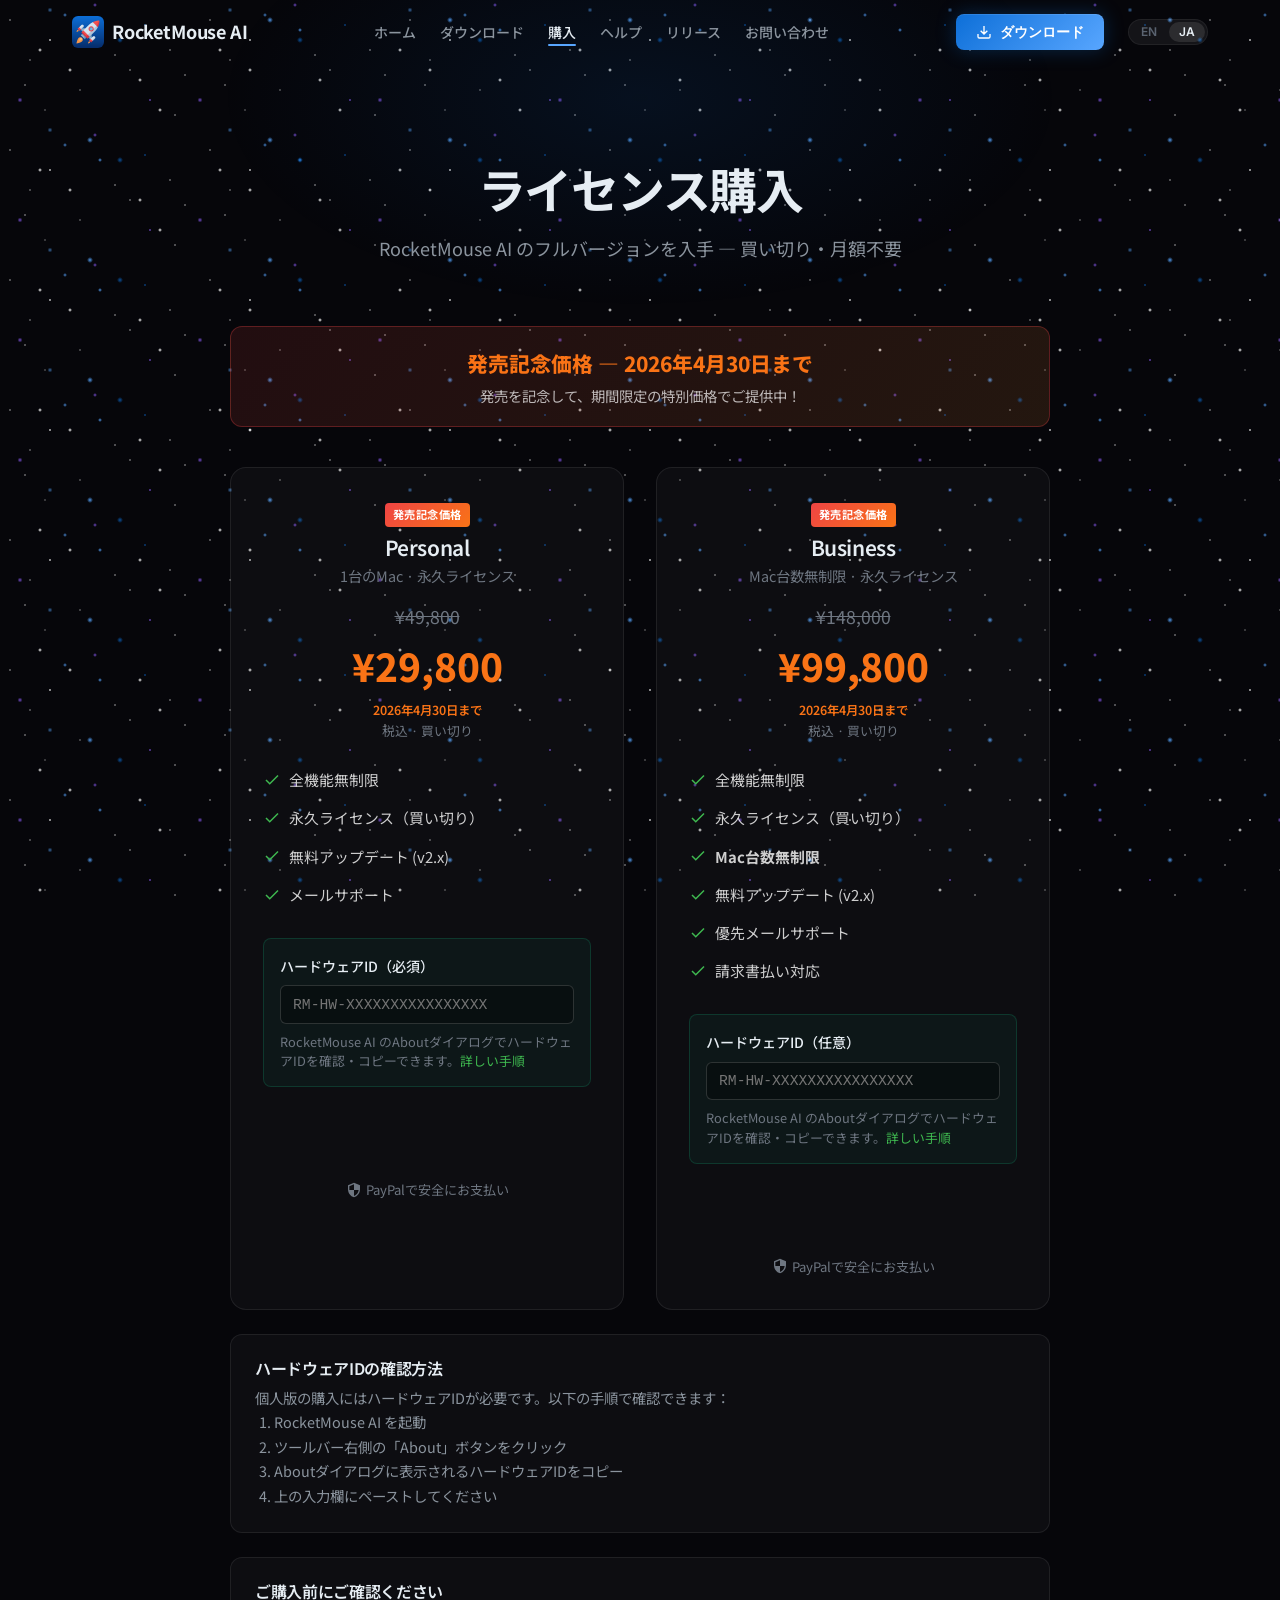
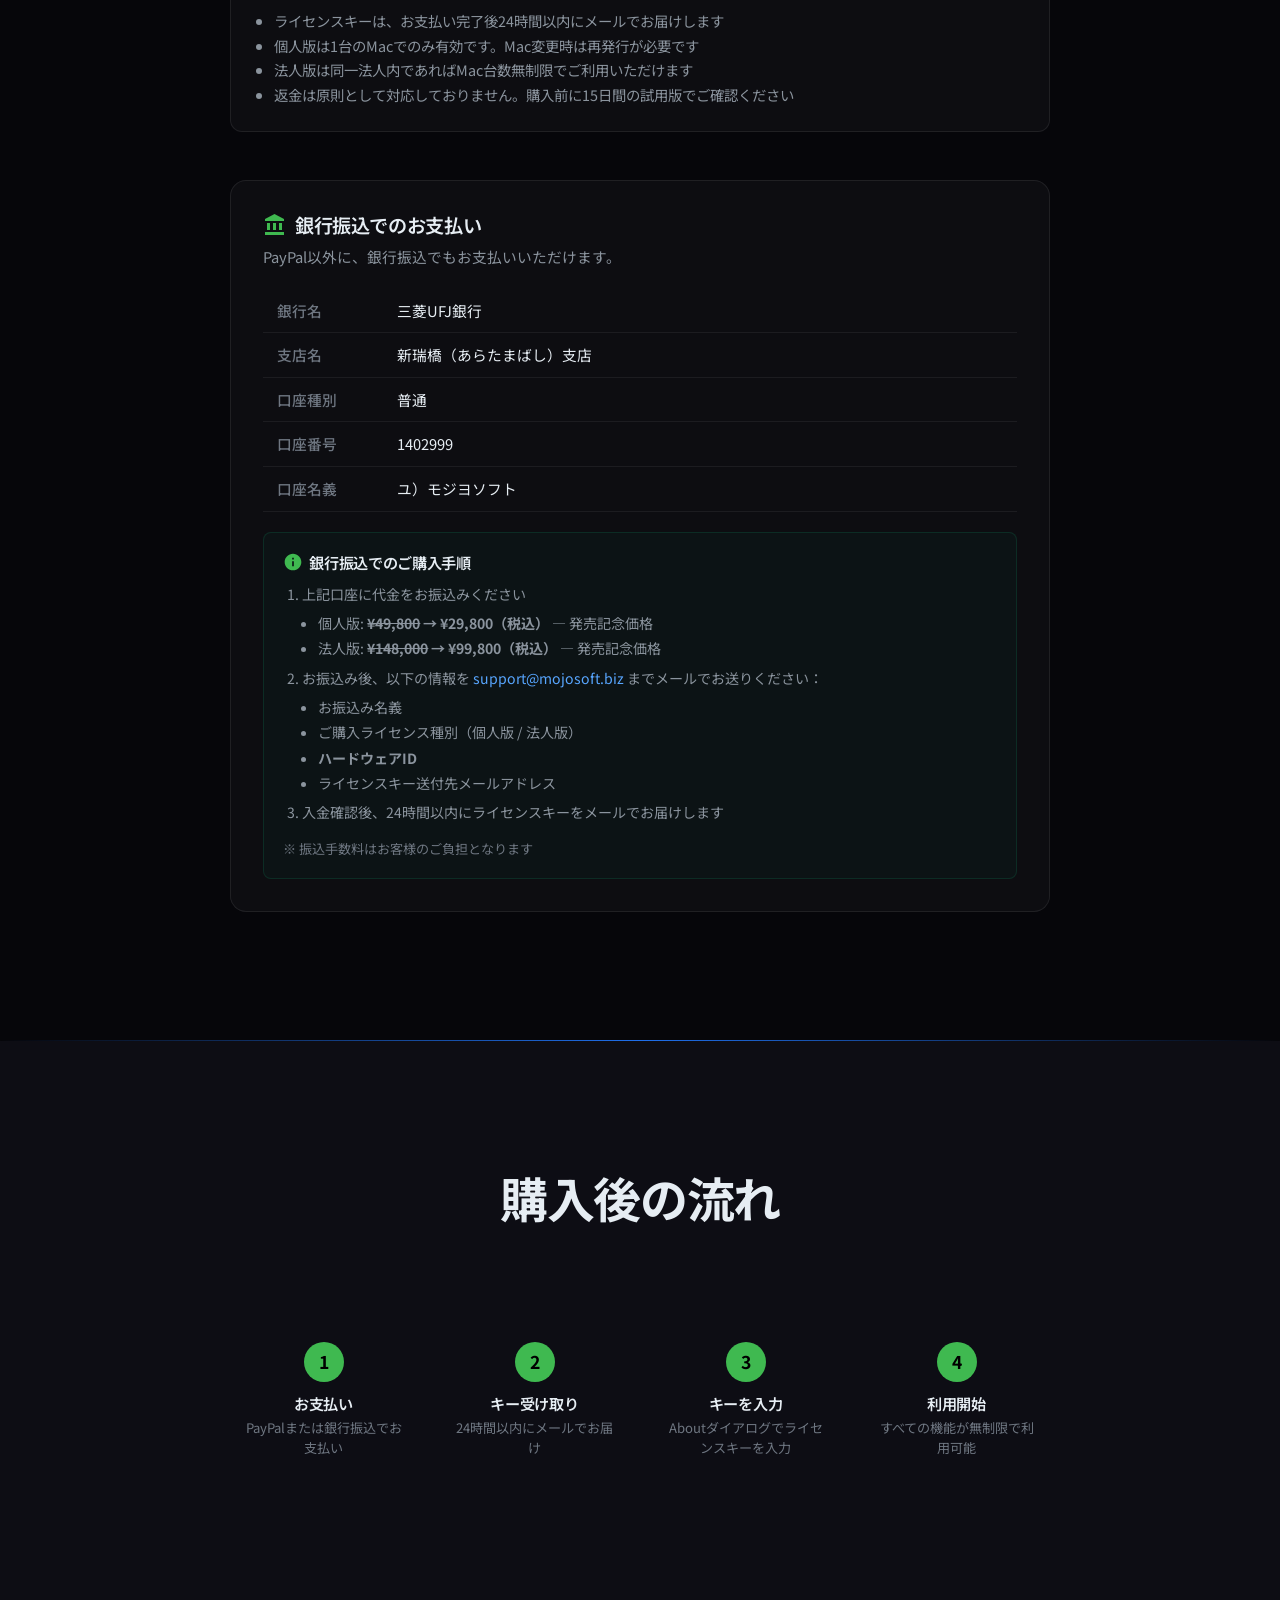
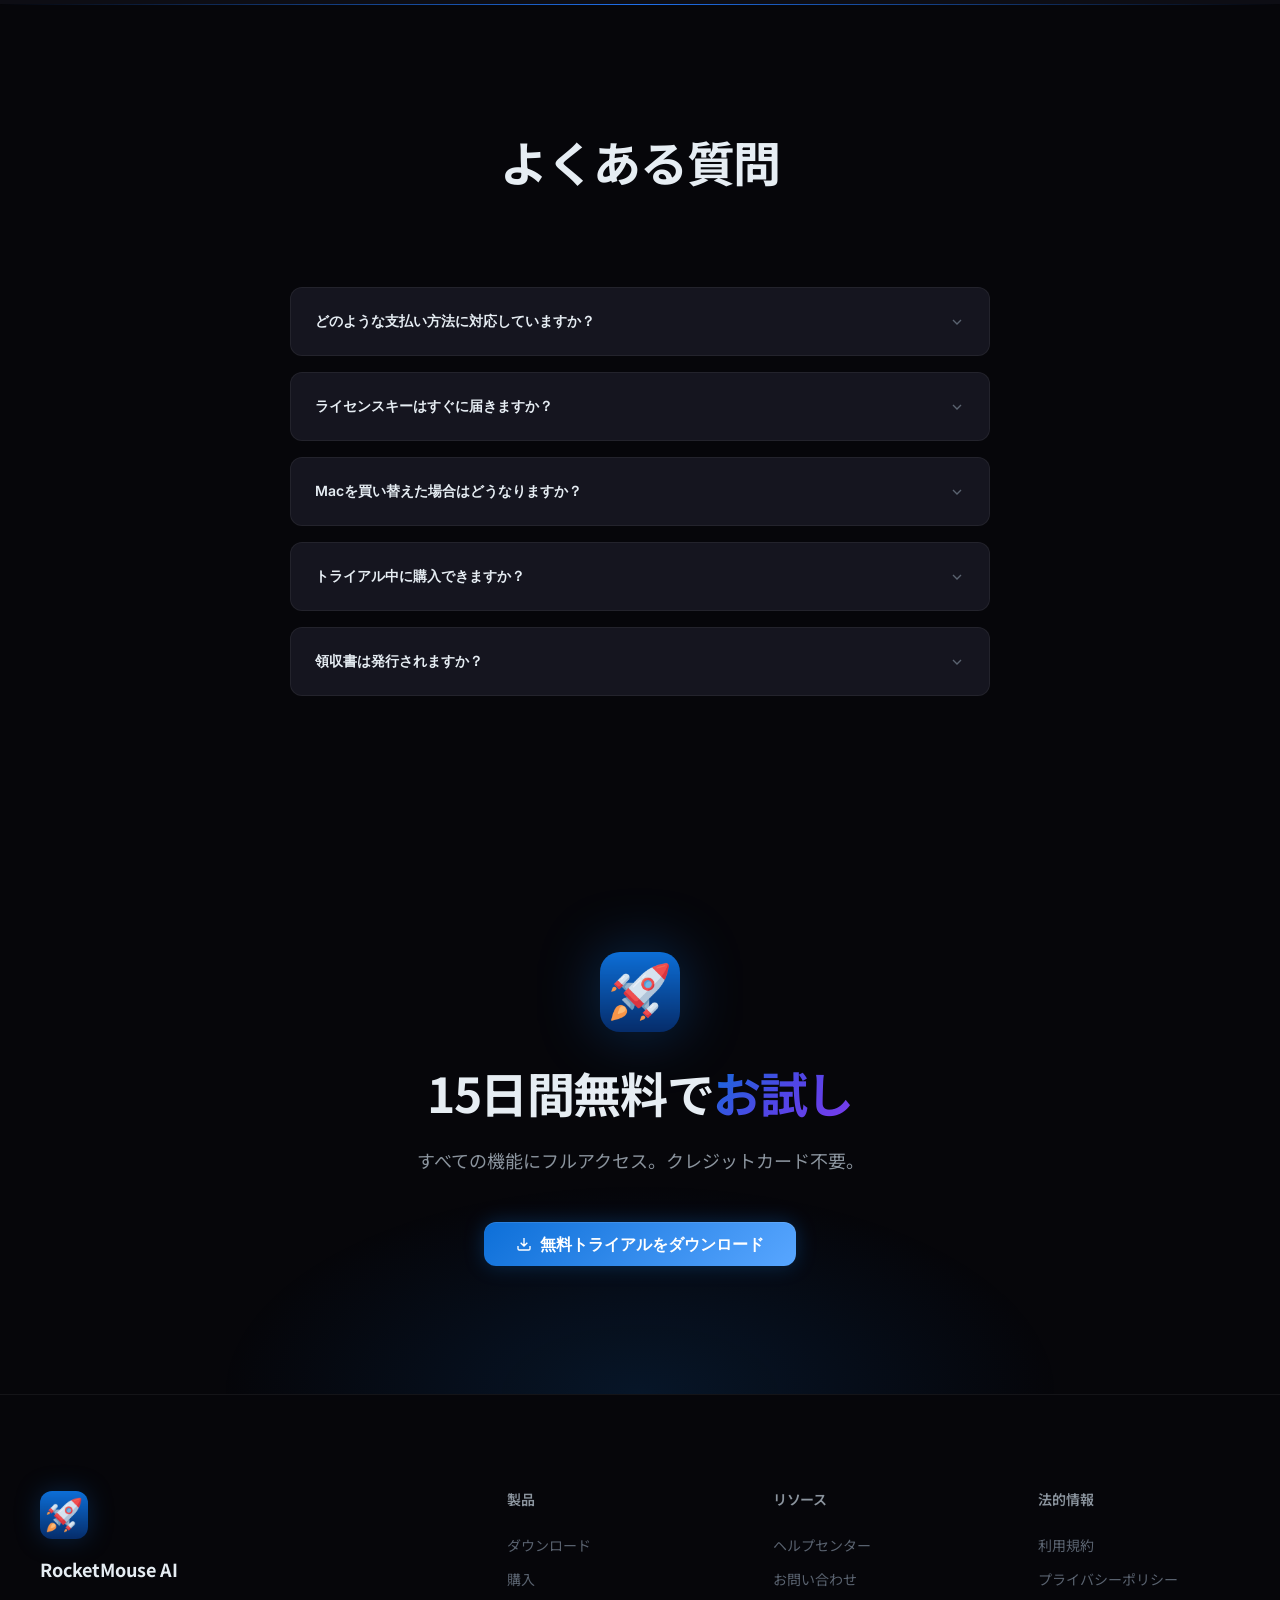
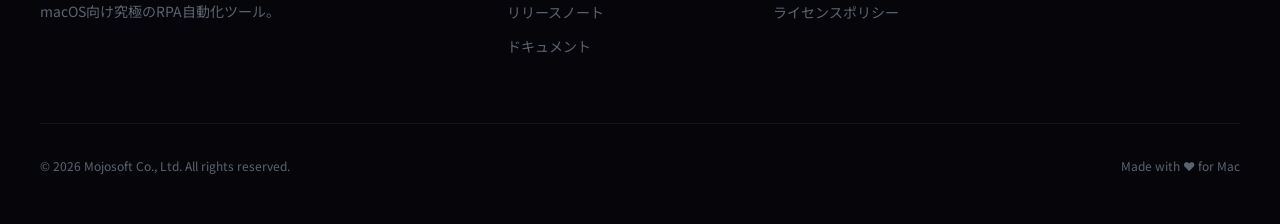
<file: ja/pricing.html>
<!DOCTYPE html>
<html lang="ja">
<head>
  <meta charset="UTF-8">
  <meta name="viewport" content="width=device-width, initial-scale=1.0">
  <title>購入 — RocketMouse AI</title>
  <meta name="description" content="RocketMouse AI ライセンスの購入。発売記念価格 4/30まで！パーソナル¥29,800・ビジネス¥99,800（税込）。PayPal・銀行振込対応。">
  <meta name="theme-color" content="#06060a">
  
  
  
  <meta property="og:title" content="購入 — RocketMouse AI">
  <meta property="og:description" content="RocketMouse AI ライセンスの購入。発売記念価格 4/30まで！パーソナル¥29,800・ビジネス¥99,800（税込）。PayPal・銀行振込対応。">
  <meta property="og:type" content="website">
  <meta property="og:url" content="https://mojosoftjp.github.io/rocketmouse-mac/ja/pricing.html">
  <meta property="og:image" content="https://mojosoftjp.github.io/rocketmouse-mac/images/og-image.png">
  <meta property="og:site_name" content="Mojosoft">
  <meta property="og:locale" content="ja_JP">
  <meta name="twitter:card" content="summary_large_image">
  <meta name="twitter:title" content="購入 — RocketMouse AI">
  <meta name="twitter:description" content="RocketMouse AI ライセンスの購入。発売記念価格 4/30まで！パーソナル¥29,800・ビジネス¥99,800（税込）。PayPal・銀行振込対応。">
  <meta name="twitter:image" content="https://mojosoftjp.github.io/rocketmouse-mac/images/og-image.png">
  <link rel="apple-touch-icon" href="../images/app-icon-256.png">
  <link rel="icon" type="image/png" href="../images/app-icon-128.png">
  <link rel="preconnect" href="https://fonts.googleapis.com">
  <link rel="preconnect" href="https://fonts.gstatic.com" crossorigin>
  <link href="https://fonts.googleapis.com/css2?family=Inter:wght@400;500;600;700;800&family=Noto+Sans+JP:wght@400;500;600;700;800&display=swap" rel="stylesheet">
  <link rel="stylesheet" href="../css/style.css">
  <style>
    body{font-family:'Noto Sans JP','Inter',-apple-system,BlinkMacSystemFont,sans-serif;}

    /* --- Launch Sale banner --- */
    .sale-banner {
      max-width: 820px;
      margin: 0 auto 32px;
      background: linear-gradient(135deg, rgba(239,68,68,0.12), rgba(251,146,60,0.12));
      border: 1px solid rgba(239,68,68,0.3);
      border-radius: 12px;
      padding: 1.2rem 1.5rem;
      text-align: center;
    }
    .sale-banner__title {
      font-size: 1.3rem;
      font-weight: 800;
      color: #f97316;
      margin-bottom: 4px;
      display: flex;
      align-items: center;
      justify-content: center;
      gap: 8px;
    }
    .sale-banner__desc {
      color: rgba(255,255,255,0.7);
      font-size: 0.9rem;
    }
    .sale-badge {
      display: inline-block;
      background: linear-gradient(135deg, #ef4444, #f97316);
      color: #fff;
      font-size: 0.7rem;
      font-weight: 700;
      padding: 3px 8px;
      border-radius: 4px;
      text-transform: uppercase;
      letter-spacing: 0.5px;
      margin-bottom: 8px;
    }
    .price-original {
      font-size: 1.1rem;
      color: var(--text-muted, #6e7681);
      text-decoration: line-through;
      margin-bottom: 2px;
    }
    .price-sale {
      font-size: 2.4rem;
      font-weight: 800;
      color: #f97316;
      margin: 4px 0 4px;
    }
    .sale-until {
      color: #f97316;
      font-size: 0.78rem;
      font-weight: 600;
    }

    /* --- Purchase page specific --- */
    .purchase-grid {
      display: grid;
      grid-template-columns: 1fr 1fr;
      gap: 32px;
      max-width: 820px;
      margin: 40px auto 0;
    }
    @media (max-width: 768px) {
      .purchase-grid { grid-template-columns: 1fr; max-width: 420px; }
    }
    .purchase-card {
      background: var(--glass-bg, rgba(255,255,255,0.03));
      border: 1px solid var(--glass-border, rgba(255,255,255,0.08));
      border-radius: 16px;
      padding: 2rem;
      text-align: center;
      transition: border-color 0.3s, box-shadow 0.3s;
    }
    .purchase-card:hover {
      border-color: rgba(255,255,255,0.15);
      box-shadow: 0 0 40px rgba(16,185,129,0.06);
    }
    .purchase-card h3 {
      font-size: 1.3rem;
      color: var(--text-primary, #e6edf3);
      margin-bottom: 4px;
    }
    .purchase-card .subtitle {
      color: var(--text-muted, #6e7681);
      font-size: 0.9rem;
      margin-bottom: 16px;
    }
    .purchase-card .price {
      font-size: 2.2rem;
      font-weight: 800;
      color: var(--accent-green, #10b981);
      margin: 12px 0 4px;
    }
    .purchase-card .price-note {
      color: var(--text-muted, #6e7681);
      font-size: 0.8rem;
      margin-bottom: 20px;
    }
    .purchase-card ul {
      list-style: none;
      text-align: left;
      margin-bottom: 24px;
      padding: 0;
    }
    .purchase-card ul li {
      color: rgba(255,255,255,0.8);
      padding: 0.45rem 0;
      display: flex;
      align-items: center;
      gap: 0.5rem;
      font-size: 0.93rem;
    }
    .purchase-card ul li svg {
      width: 18px; height: 18px;
      color: var(--accent-green, #10b981);
      flex-shrink: 0;
    }

    /* Hardware ID */
    .hardware-id-section {
      margin-bottom: 1.5rem;
      padding: 1rem;
      background: rgba(16,185,129,0.06);
      border: 1px solid rgba(16,185,129,0.2);
      border-radius: 8px;
      text-align: left;
    }
    .hardware-id-section label {
      display: block;
      color: var(--text-primary, #e6edf3);
      font-size: 0.88rem;
      margin-bottom: 0.5rem;
      font-weight: 500;
    }
    .hardware-id-section input {
      width: 100%;
      padding: 0.65rem 0.75rem;
      border: 1px solid rgba(255,255,255,0.15);
      border-radius: 6px;
      background: rgba(0,0,0,0.3);
      color: var(--text-primary, #e6edf3);
      font-size: 0.92rem;
      font-family: 'SF Mono', 'Menlo', monospace;
      box-sizing: border-box;
    }
    .hardware-id-section input:focus {
      outline: none;
      border-color: var(--accent-green, #10b981);
      box-shadow: 0 0 0 2px rgba(16,185,129,0.2);
    }
    .hardware-id-section .help-text {
      color: var(--text-muted, #6e7681);
      font-size: 0.8rem;
      margin-top: 0.5rem;
      line-height: 1.5;
    }
    .hardware-id-section .help-text a { color: var(--accent-green, #10b981); }
    .hardware-id-error {
      color: #ef4444;
      font-size: 0.82rem;
      margin-top: 0.4rem;
      display: none;
    }

    /* PayPal */
    .paypal-button-container { min-height: 55px; }
    .payment-note {
      text-align: center;
      color: var(--text-muted, #6e7681);
      font-size: 0.82rem;
      margin-top: 0.8rem;
      display: flex;
      align-items: center;
      justify-content: center;
      gap: 4px;
    }
    .payment-note svg { width: 16px; height: 16px; }

    /* Bank transfer */
    .bank-transfer-section {
      max-width: 820px;
      margin: 48px auto 0;
      background: var(--glass-bg, rgba(255,255,255,0.03));
      border: 1px solid var(--glass-border, rgba(255,255,255,0.08));
      border-radius: 16px;
      padding: 2rem;
    }
    .bank-transfer-section h3 {
      font-size: 1.2rem;
      color: var(--text-primary, #e6edf3);
      margin-bottom: 8px;
      display: flex;
      align-items: center;
      gap: 8px;
    }
    .bank-transfer-section h3 svg { width: 24px; height: 24px; color: var(--accent-green, #10b981); }
    .bank-description {
      color: var(--text-secondary, #8b949e);
      font-size: 0.92rem;
      margin-bottom: 20px;
    }
    .bank-table {
      width: 100%;
      border-collapse: collapse;
      margin-bottom: 20px;
    }
    .bank-table th, .bank-table td {
      padding: 10px 14px;
      text-align: left;
      border-bottom: 1px solid rgba(255,255,255,0.06);
      font-size: 0.92rem;
    }
    .bank-table th { color: var(--text-muted, #6e7681); width: 120px; font-weight: 500; }
    .bank-table td { color: var(--text-primary, #e6edf3); }
    .bank-notice {
      background: rgba(16,185,129,0.04);
      border: 1px solid rgba(16,185,129,0.15);
      border-radius: 8px;
      padding: 1.2rem;
    }
    .bank-notice h4 {
      color: var(--text-primary, #e6edf3);
      font-size: 0.95rem;
      margin-bottom: 10px;
      display: flex;
      align-items: center;
      gap: 6px;
    }
    .bank-notice h4 svg { width: 20px; height: 20px; color: var(--accent-green, #10b981); }
    .bank-notice ol {
      color: var(--text-secondary, #8b949e);
      font-size: 0.88rem;
      padding-left: 1.2rem;
      line-height: 1.8;
    }
    .bank-notice ol ul { list-style: disc; padding-left: 1rem; margin: 4px 0; }
    .bank-notice ol ul li { color: var(--text-secondary, #8b949e); }
    .bank-note {
      color: var(--text-muted, #6e7681);
      font-size: 0.82rem;
      margin-top: 12px;
      line-height: 1.6;
    }

    /* Notice box */
    .notice-box {
      max-width: 820px;
      margin: 24px auto 0;
      background: var(--glass-bg, rgba(255,255,255,0.03));
      border: 1px solid var(--glass-border, rgba(255,255,255,0.08));
      border-radius: 12px;
      padding: 1.5rem;
    }
    .notice-box h4 {
      color: var(--text-primary, #e6edf3);
      font-size: 1rem;
      margin-bottom: 8px;
    }
    .notice-box p, .notice-box li {
      color: var(--text-secondary, #8b949e);
      font-size: 0.9rem;
      line-height: 1.7;
    }
    .notice-box ol { padding-left: 1.2rem; }
    .notice-box ul { list-style: disc; padding-left: 1.2rem; }

    /* Process steps */
    .process-steps {
      display: grid;
      grid-template-columns: repeat(4, 1fr);
      gap: 24px;
      max-width: 820px;
      margin: 32px auto 0;
    }
    @media (max-width: 768px) {
      .process-steps { grid-template-columns: 1fr 1fr; }
    }
    .process-step { text-align: center; padding: 1.2rem 0.8rem; }
    .step-number {
      width: 40px; height: 40px;
      border-radius: 50%;
      background: var(--accent-green, #10b981);
      color: #000;
      font-weight: 700;
      display: flex;
      align-items: center;
      justify-content: center;
      margin: 0 auto 12px;
      font-size: 1.1rem;
    }
    .process-step h4 {
      color: var(--text-primary, #e6edf3);
      font-size: 0.95rem;
      margin-bottom: 6px;
    }
    .process-step p {
      color: var(--text-muted, #6e7681);
      font-size: 0.82rem;
      line-height: 1.5;
    }

    /* Success modal */
    .success-modal-overlay {
      position: fixed; inset: 0;
      background: rgba(0,0,0,0.7);
      backdrop-filter: blur(8px);
      z-index: 10000;
      display: flex;
      align-items: center;
      justify-content: center;
      opacity: 0;
      pointer-events: none;
      transition: opacity 0.3s;
    }
    .success-modal-overlay.active { opacity: 1; pointer-events: auto; }
    .success-modal {
      background: #111;
      border: 1px solid rgba(255,255,255,0.08);
      border-radius: 20px;
      padding: 2.5rem;
      max-width: 460px;
      width: 90%;
      text-align: center;
    }
    .success-icon {
      width: 60px; height: 60px;
      border-radius: 50%;
      background: var(--accent-green, #10b981);
      display: flex;
      align-items: center;
      justify-content: center;
      margin: 0 auto 16px;
    }
    .success-icon svg { width: 32px; height: 32px; color: #000; }
    .success-modal h2 { color: var(--text-primary, #e6edf3); font-size: 1.4rem; margin-bottom: 4px; }
    .success-subtitle { color: var(--text-secondary, #8b949e); font-size: 0.92rem; margin-bottom: 24px; }
    .success-details {
      background: rgba(255,255,255,0.03);
      border: 1px solid rgba(255,255,255,0.06);
      border-radius: 10px;
      padding: 16px;
      margin-bottom: 20px;
    }
    .detail-row {
      display: flex;
      justify-content: space-between;
      padding: 8px 0;
      border-bottom: 1px solid rgba(255,255,255,0.04);
    }
    .detail-row:last-child { border-bottom: none; }
    .detail-label { color: var(--text-muted, #6e7681); font-size: 0.85rem; }
    .detail-value { color: var(--text-primary, #e6edf3); font-size: 0.85rem; font-weight: 500; }
    .success-next-steps {
      background: rgba(16,185,129,0.06);
      border: 1px solid rgba(16,185,129,0.15);
      border-radius: 8px;
      padding: 14px;
      margin-bottom: 20px;
      text-align: left;
    }
    .success-next-steps h4 {
      color: var(--text-primary, #e6edf3);
      font-size: 0.9rem;
      margin-bottom: 8px;
      display: flex; align-items: center; gap: 6px;
    }
    .success-next-steps h4 svg { width: 18px; height: 18px; color: var(--accent-green, #10b981); }
    .success-next-steps p { color: var(--text-secondary, #8b949e); font-size: 0.85rem; line-height: 1.6; }
    .success-close-btn {
      background: var(--accent-green, #10b981);
      color: #000; border: none;
      border-radius: 8px;
      padding: 10px 32px;
      font-size: 0.95rem;
      font-weight: 600;
      cursor: pointer;
      transition: opacity 0.2s;
    }
    .success-close-btn:hover { opacity: 0.85; }
  </style>
  <link rel="canonical" href="https://mojosoftjp.github.io/rocketmouse-mac/ja/pricing.html">
  <link rel="alternate" href="https://mojosoftjp.github.io/rocketmouse-mac/pricing.html" hreflang="en">
  <link rel="alternate" href="https://mojosoftjp.github.io/rocketmouse-mac/ja/pricing.html" hreflang="ja">
  <meta name="robots" content="index, follow, max-image-preview:large">
  <meta property="og:image:alt" content="購入 — RocketMouse AI">
  <meta name="twitter:image:alt" content="購入 — RocketMouse AI">
  <meta property="og:image:width" content="1200">
  <meta property="og:image:height" content="630">
</head>
<body>
  <nav class="nav" role="navigation"><div class="nav__inner">
    <a href="index.html" class="nav__brand"><img src="../images/app-icon-128.png" alt="RocketMouse AI" width="32" height="32"><span>RocketMouse AI</span></a>
    <ul class="nav__links"><li><a href="index.html">ホーム</a></li><li><a href="download.html">ダウンロード</a></li><li><a href="pricing.html" class="active">購入</a></li><li><a href="help.html">ヘルプ</a></li><li><a href="releases.html">リリース</a></li><li><a href="contact.html">お問い合わせ</a></li></ul>
    <div class="nav__cta"><a href="download.html" class="btn btn--primary"><svg viewBox="0 0 24 24" fill="none" stroke="currentColor" stroke-width="2"><path d="M21 15v4a2 2 0 01-2 2H5a2 2 0 01-2-2v-4M7 10l5 5 5-5M12 15V3"/></svg>ダウンロード</a><div class="lang-switch"><a href="../pricing.html" class="lang-switch__btn">EN</a><a href="pricing.html" class="lang-switch__btn active">JA</a></div></div>
    <button class="nav__toggle" aria-label="メニュー" aria-expanded="false"><svg viewBox="0 0 24 24" fill="none" stroke="currentColor" stroke-width="2"><path d="M3 12h18M3 6h18M3 18h18"/></svg></button>
  </div></nav>

  <header class="page-header">
    <h1 class="page-header__title reveal">ライセンス購入</h1>
    <p class="page-header__desc reveal reveal-delay-1">RocketMouse AI のフルバージョンを入手 — 買い切り・月額不要</p>
  </header>

  <!-- 発売記念セールバナー -->
  <section class="section" style="padding-top:0;padding-bottom:0;">
    <div class="sale-banner reveal">
      <div class="sale-banner__title">発売記念価格 — 2026年4月30日まで</div>
      <p class="sale-banner__desc">発売を記念して、期間限定の特別価格でご提供中！</p>
    </div>
  </section>

  <!-- 購入カード -->
  <section class="section" style="padding-top:0;">
    <div class="purchase-grid reveal">

      <!-- 個人版 -->
      <div class="purchase-card">
        <span class="sale-badge">発売記念価格</span>
        <h3>Personal</h3>
        <p class="subtitle">1台のMac &middot; 永久ライセンス</p>
        <div class="price-original">&yen;49,800</div>
        <div class="price-sale">&yen;29,800</div>
        <p class="sale-until">2026年4月30日まで</p>
        <p class="price-note">税込 &middot; 買い切り</p>
        <ul>
          <li><svg viewBox="0 0 24 24" fill="none" stroke="currentColor" stroke-width="2"><polyline points="20 6 9 17 4 12"/></svg>全機能無制限</li>
          <li><svg viewBox="0 0 24 24" fill="none" stroke="currentColor" stroke-width="2"><polyline points="20 6 9 17 4 12"/></svg>永久ライセンス（買い切り）</li>
          <li><svg viewBox="0 0 24 24" fill="none" stroke="currentColor" stroke-width="2"><polyline points="20 6 9 17 4 12"/></svg>無料アップデート (v2.x)</li>
          <li><svg viewBox="0 0 24 24" fill="none" stroke="currentColor" stroke-width="2"><polyline points="20 6 9 17 4 12"/></svg>メールサポート</li>
        </ul>
        <div class="hardware-id-section">
          <label for="hardware-id-input">ハードウェアID（必須）</label>
          <input type="text" id="hardware-id-input" placeholder="RM-HW-XXXXXXXXXXXXXXXX" maxlength="23">
          <p class="help-text">RocketMouse AI のAboutダイアログでハードウェアIDを確認・コピーできます。<a href="#hardware-id-guide">詳しい手順</a></p>
          <p id="hardware-id-error" class="hardware-id-error">ハードウェアIDを入力してください</p>
        </div>
        <div id="paypal-button-personal" class="paypal-button-container"></div>
        <p class="payment-note">
          <svg viewBox="0 0 24 24" fill="currentColor"><path d="M12 1L3 5v6c0 5.55 3.84 10.74 9 12 5.16-1.26 9-6.45 9-12V5l-9-4zm0 10.99h7c-.53 4.12-3.28 7.79-7 8.94V12H5V6.3l7-3.11v8.8z"/></svg>
          PayPalで安全にお支払い
        </p>
      </div>

      <!-- 法人版 -->
      <div class="purchase-card">
        <span class="sale-badge">発売記念価格</span>
        <h3>Business</h3>
        <p class="subtitle">Mac台数無制限 &middot; 永久ライセンス</p>
        <div class="price-original">&yen;148,000</div>
        <div class="price-sale">&yen;99,800</div>
        <p class="sale-until">2026年4月30日まで</p>
        <p class="price-note">税込 &middot; 買い切り</p>
        <ul>
          <li><svg viewBox="0 0 24 24" fill="none" stroke="currentColor" stroke-width="2"><polyline points="20 6 9 17 4 12"/></svg>全機能無制限</li>
          <li><svg viewBox="0 0 24 24" fill="none" stroke="currentColor" stroke-width="2"><polyline points="20 6 9 17 4 12"/></svg>永久ライセンス（買い切り）</li>
          <li><svg viewBox="0 0 24 24" fill="none" stroke="currentColor" stroke-width="2"><polyline points="20 6 9 17 4 12"/></svg><strong>Mac台数無制限</strong></li>
          <li><svg viewBox="0 0 24 24" fill="none" stroke="currentColor" stroke-width="2"><polyline points="20 6 9 17 4 12"/></svg>無料アップデート (v2.x)</li>
          <li><svg viewBox="0 0 24 24" fill="none" stroke="currentColor" stroke-width="2"><polyline points="20 6 9 17 4 12"/></svg>優先メールサポート</li>
          <li><svg viewBox="0 0 24 24" fill="none" stroke="currentColor" stroke-width="2"><polyline points="20 6 9 17 4 12"/></svg>請求書払い対応</li>
        </ul>
        <div class="hardware-id-section">
          <label for="hardware-id-input-business">ハードウェアID（任意）</label>
          <input type="text" id="hardware-id-input-business" placeholder="RM-HW-XXXXXXXXXXXXXXXX" maxlength="23">
          <p class="help-text">RocketMouse AI のAboutダイアログでハードウェアIDを確認・コピーできます。<a href="#hardware-id-guide">詳しい手順</a></p>
        </div>
        <div id="paypal-button-business" class="paypal-button-container"></div>
        <p class="payment-note">
          <svg viewBox="0 0 24 24" fill="currentColor"><path d="M12 1L3 5v6c0 5.55 3.84 10.74 9 12 5.16-1.26 9-6.45 9-12V5l-9-4zm0 10.99h7c-.53 4.12-3.28 7.79-7 8.94V12H5V6.3l7-3.11v8.8z"/></svg>
          PayPalで安全にお支払い
        </p>
      </div>
    </div>

    <!-- ハードウェアID確認手順 -->
    <div class="notice-box reveal" id="hardware-id-guide">
      <h4>ハードウェアIDの確認方法</h4>
      <p>個人版の購入にはハードウェアIDが必要です。以下の手順で確認できます：</p>
      <ol>
        <li>RocketMouse AI を起動</li>
        <li>ツールバー右側の「About」ボタンをクリック</li>
        <li>Aboutダイアログに表示されるハードウェアIDをコピー</li>
        <li>上の入力欄にペーストしてください</li>
      </ol>
    </div>

    <!-- ご購入前の注意 -->
    <div class="notice-box reveal">
      <h4>ご購入前にご確認ください</h4>
      <ul>
        <li>ライセンスキーは、お支払い完了後24時間以内にメールでお届けします</li>
        <li>個人版は1台のMacでのみ有効です。Mac変更時は再発行が必要です</li>
        <li>法人版は同一法人内であればMac台数無制限でご利用いただけます</li>
        <li>返金は原則として対応しておりません。購入前に15日間の試用版でご確認ください</li>
      </ul>
    </div>

    <!-- 銀行振込 -->
    <div class="bank-transfer-section reveal">
      <h3>
        <svg viewBox="0 0 24 24" fill="currentColor"><path d="M4 10v7h3v-7H4zm6 0v7h3v-7h-3zM2 22h19v-3H2v3zm14-12v7h3v-7h-3zm-4.5-9L2 6v2h19V6l-9.5-5z"/></svg>
        銀行振込でのお支払い
      </h3>
      <p class="bank-description">PayPal以外に、銀行振込でもお支払いいただけます。</p>
      <table class="bank-table">
        <tr><th>銀行名</th><td>三菱UFJ銀行</td></tr>
        <tr><th>支店名</th><td>新瑞橋（あらたまばし）支店</td></tr>
        <tr><th>口座種別</th><td>普通</td></tr>
        <tr><th>口座番号</th><td>1402999</td></tr>
        <tr><th>口座名義</th><td>ユ）モジヨソフト</td></tr>
      </table>
      <div class="bank-notice">
        <h4>
          <svg viewBox="0 0 24 24" fill="currentColor"><path d="M12 2C6.48 2 2 6.48 2 12s4.48 10 10 10 10-4.48 10-10S17.52 2 12 2zm1 15h-2v-6h2v6zm0-8h-2V7h2v2z"/></svg>
          銀行振込でのご購入手順
        </h4>
        <ol>
          <li>上記口座に代金をお振込みください
            <ul>
              <li>個人版: <strong><del>&yen;49,800</del> → &yen;29,800（税込）</strong> — 発売記念価格</li>
              <li>法人版: <strong><del>&yen;148,000</del> → &yen;99,800（税込）</strong> — 発売記念価格</li>
            </ul>
          </li>
          <li>お振込み後、以下の情報を <a href="mailto:support@mojosoft.biz?subject=RocketMouse%20AI%20Mac%E7%89%88%20%E9%8A%80%E8%A1%8C%E6%8C%AF%E8%BE%BC%20%E3%83%A9%E3%82%A4%E3%82%BB%E3%83%B3%E3%82%B9%E7%94%B3%E8%AB%8B">support@mojosoft.biz</a> までメールでお送りください：
            <ul>
              <li>お振込み名義</li>
              <li>ご購入ライセンス種別（個人版 / 法人版）</li>
              <li><strong>ハードウェアID</strong></li>
              <li>ライセンスキー送付先メールアドレス</li>
            </ul>
          </li>
          <li>入金確認後、24時間以内にライセンスキーをメールでお届けします</li>
        </ol>
        <p class="bank-note">※ 振込手数料はお客様のご負担となります</p>
      </div>
    </div>
  </section>

  <hr class="glow-line">

  <!-- 購入後の流れ -->
  <section class="section section--alt">
    <div class="section__header reveal"><h2 class="section__title">購入後の流れ</h2></div>
    <div class="process-steps reveal">
      <div class="process-step">
        <div class="step-number">1</div>
        <h4>お支払い</h4>
        <p>PayPalまたは銀行振込でお支払い</p>
      </div>
      <div class="process-step">
        <div class="step-number">2</div>
        <h4>キー受け取り</h4>
        <p>24時間以内にメールでお届け</p>
      </div>
      <div class="process-step">
        <div class="step-number">3</div>
        <h4>キーを入力</h4>
        <p>Aboutダイアログでライセンスキーを入力</p>
      </div>
      <div class="process-step">
        <div class="step-number">4</div>
        <h4>利用開始</h4>
        <p>すべての機能が無制限で利用可能</p>
      </div>
    </div>
  </section>

  <hr class="glow-line">

  <!-- よくある質問 -->
  <section class="section">
    <div class="section__header reveal"><h2 class="section__title">よくある質問</h2></div>
    <div class="faq-list" style="max-width:700px;margin:0 auto;">
      <div class="faq-item reveal">
        <button class="faq-item__question">どのような支払い方法に対応していますか？<svg viewBox="0 0 24 24" fill="none" stroke="currentColor" stroke-width="2"><polyline points="6 9 12 15 18 9"/></svg></button>
        <div class="faq-item__answer"><p>PayPalと銀行振込に対応しています。PayPalではクレジットカード、デビットカード、PayPal残高でお支払いいただけます。</p></div>
      </div>
      <div class="faq-item reveal reveal-delay-1">
        <button class="faq-item__question">ライセンスキーはすぐに届きますか？<svg viewBox="0 0 24 24" fill="none" stroke="currentColor" stroke-width="2"><polyline points="6 9 12 15 18 9"/></svg></button>
        <div class="faq-item__answer"><p>お支払い確認後、24時間以内にメールでライセンスキーをお届けします。通常は数時間以内にお届けしますが、時差や確認作業により遅れる場合があります。</p></div>
      </div>
      <div class="faq-item reveal reveal-delay-2">
        <button class="faq-item__question">Macを買い替えた場合はどうなりますか？<svg viewBox="0 0 24 24" fill="none" stroke="currentColor" stroke-width="2"><polyline points="6 9 12 15 18 9"/></svg></button>
        <div class="faq-item__answer"><p><strong>個人版</strong>の場合は、サポートまでご連絡ください。新しいMacで使用できるようライセンスを再発行いたします。<strong>法人版</strong>の場合は、Mac台数無制限のため再発行は不要です。</p></div>
      </div>
      <div class="faq-item reveal reveal-delay-3">
        <button class="faq-item__question">トライアル中に購入できますか？<svg viewBox="0 0 24 24" fill="none" stroke="currentColor" stroke-width="2"><polyline points="6 9 12 15 18 9"/></svg></button>
        <div class="faq-item__answer"><p>はい。トライアル期間中またはトライアル終了後いつでもライセンスを購入・認証できます。</p></div>
      </div>
      <div class="faq-item reveal reveal-delay-4">
        <button class="faq-item__question">領収書は発行されますか？<svg viewBox="0 0 24 24" fill="none" stroke="currentColor" stroke-width="2"><polyline points="6 9 12 15 18 9"/></svg></button>
        <div class="faq-item__answer"><p>はい。PayPalの購入レシートが領収書となります。法人向け請求書が必要な場合は<a href="contact.html">お問い合わせ</a>ください。</p></div>
      </div>
    </div>
  </section>

  <!-- CTA -->
  <section class="cta-section">
    <img src="../images/app-icon.png" alt="" class="cta-icon reveal" width="80" height="80">
    <h2 class="cta__title reveal reveal-delay-1">15日間無料で<span class="text-gradient">お試し</span></h2>
    <p class="cta__desc reveal reveal-delay-2">すべての機能にフルアクセス。クレジットカード不要。</p>
    <div class="cta__actions reveal reveal-delay-3"><a href="download.html" class="btn btn--primary btn--large"><svg viewBox="0 0 24 24" fill="none" stroke="currentColor" stroke-width="2"><path d="M21 15v4a2 2 0 01-2 2H5a2 2 0 01-2-2v-4M7 10l5 5 5-5M12 15V3"/></svg>無料トライアルをダウンロード</a></div>
  </section>

  <!-- 購入完了モーダル -->
  <div id="success-modal" class="success-modal-overlay">
    <div class="success-modal">
      <div class="success-icon">
        <svg viewBox="0 0 24 24" fill="none" stroke="currentColor" stroke-width="3"><polyline points="20 6 9 17 4 12"/></svg>
      </div>
      <h2>お支払い完了</h2>
      <p class="success-subtitle">ご購入ありがとうございます！</p>
      <div class="success-details">
        <div class="detail-row"><span class="detail-label">ご購入製品</span><span class="detail-value" id="modal-product">-</span></div>
        <div class="detail-row"><span class="detail-label">お支払い金額</span><span class="detail-value" id="modal-amount">-</span></div>
        <div class="detail-row"><span class="detail-label">メールアドレス</span><span class="detail-value" id="modal-email">-</span></div>
        <div class="detail-row" id="modal-hwid-row"><span class="detail-label">ハードウェアID</span><span class="detail-value" id="modal-hwid">-</span></div>
      </div>
      <div class="success-next-steps">
        <h4>
          <svg viewBox="0 0 24 24" fill="currentColor"><path d="M20 4H4c-1.1 0-2 .9-2 2v12c0 1.1.9 2 2 2h16c1.1 0 2-.9 2-2V6c0-1.1-.9-2-2-2zm0 4l-8 5-8-5V6l8 5 8-5v2z"/></svg>
          次のステップ
        </h4>
        <p>ライセンスキーは<strong>24時間以内</strong>に上記メールアドレス宛にお届けします。届きましたらRocketMouse AI のAboutダイアログでキーを入力してください。</p>
      </div>
      <button class="success-close-btn" onclick="closeSuccessModal()">閉じる</button>
    </div>
  </div>

  <footer class="footer"><div class="footer__inner">
    <div class="footer__brand"><img src="../images/app-icon-128.png" alt="RocketMouse AI" class="footer__brand-icon" width="48" height="48"><div class="footer__brand-name">RocketMouse AI</div><p class="footer__brand-desc">macOS向け究極のRPA自動化ツール。</p></div>
    <div><h4 class="footer__col-title">製品</h4><ul class="footer__links"><li><a href="download.html">ダウンロード</a></li><li><a href="pricing.html">購入</a></li><li><a href="releases.html">リリースノート</a></li><li><a href="help.html">ドキュメント</a></li></ul></div>
    <div><h4 class="footer__col-title">リソース</h4><ul class="footer__links"><li><a href="help.html">ヘルプセンター</a></li><li><a href="contact.html">お問い合わせ</a></li><li><a href="license.html">ライセンスポリシー</a></li></ul></div>
    <div><h4 class="footer__col-title">法的情報</h4><ul class="footer__links"><li><a href="license.html">利用規約</a></li><li><a href="license.html">プライバシーポリシー</a></li></ul></div>
  </div><div class="footer__bottom"><span>&copy; 2026 <a href="https://mojosoft.biz/" target="_blank" rel="noopener">Mojosoft Co., Ltd.</a> All rights reserved.</span><span>Made with &#x2764; for Mac</span></div></footer>

  <script src="../js/main.js"></script>

  <!-- PayPal SDK (JPY) -->
  <script src="https://www.paypal.com/sdk/js?client-id=AQW_pNfSyvlWxHshLEfmnSzEq85x3im5k-2Khrpns2wh7XV2yp5oYYkwb1_8-8fT2U6fnVIX4xlrTvgO&currency=JPY&locale=ja_JP"></script>
  <script>
    /* --- 購入完了モーダル --- */
    function showSuccessModal(product, amount, email, hardwareId) {
      document.getElementById('modal-product').textContent = product;
      document.getElementById('modal-amount').textContent = amount;
      document.getElementById('modal-email').textContent = email;
      var hwidRow = document.getElementById('modal-hwid-row');
      var hwidValue = document.getElementById('modal-hwid');
      if (hardwareId) {
        hwidRow.style.display = 'flex';
        hwidValue.textContent = hardwareId;
      } else {
        hwidRow.style.display = 'none';
      }
      document.getElementById('success-modal').classList.add('active');
      document.body.style.overflow = 'hidden';
    }
    function closeSuccessModal() {
      document.getElementById('success-modal').classList.remove('active');
      document.body.style.overflow = '';
    }
    document.getElementById('success-modal').addEventListener('click', function(e) {
      if (e.target === this) closeSuccessModal();
    });

    /* --- ハードウェアID検証 (RM-HW- + 16文字英数字) --- */
    function validateHardwareId(id) {
      return /^RM-HW-[A-Z0-9]{16}$/.test(id);
    }
    function showHardwareIdError(show, msg) {
      var el = document.getElementById('hardware-id-error');
      if (el) {
        el.textContent = msg || 'ハードウェアIDを入力してください';
        el.style.display = show ? 'block' : 'none';
      }
    }

    /* --- 個人版 PayPalボタン --- */
    if (document.getElementById('paypal-button-personal')) {
      paypal.Buttons({
        style: { layout: 'vertical', color: 'blue', shape: 'rect', label: 'paypal' },
        onClick: function(data, actions) {
          var input = document.getElementById('hardware-id-input');
          var hwid = input ? input.value.trim().toUpperCase() : '';
          if (!hwid) {
            showHardwareIdError(true, 'ハードウェアIDを入力してください');
            input.focus();
            return actions.reject();
          }
          if (!validateHardwareId(hwid)) {
            showHardwareIdError(true, 'ハードウェアIDの形式が正しくありません（例: RM-HW-A3F2K9X1B7D4E6G8）');
            input.focus();
            return actions.reject();
          }
          showHardwareIdError(false);
          return actions.resolve();
        },
        createOrder: function(data, actions) {
          var input = document.getElementById('hardware-id-input');
          var hwid = input ? input.value.trim().toUpperCase() : '';
          return actions.order.create({
            purchase_units: [{
              description: 'RocketMouse AI 個人版ライセンス (Mac) [発売記念価格] [HW:' + hwid + ']',
              amount: {
                currency_code: 'JPY',
                value: '29800',
                breakdown: { item_total: { currency_code: 'JPY', value: '29800' } }
              },
              items: [{
                name: 'RocketMouse AI 個人版ライセンス (Mac) [発売記念価格]',
                sku: 'MJ020',
                unit_amount: { currency_code: 'JPY', value: '29800' },
                quantity: '1',
                description: 'HW:' + hwid
              }],
              custom_id: 'MJ020|' + hwid
            }]
          });
        },
        onApprove: function(data, actions) {
          return actions.order.capture().then(function(details) {
            var input = document.getElementById('hardware-id-input');
            var hwid = input ? input.value.trim().toUpperCase() : '';
            showSuccessModal('RocketMouse AI 個人版（発売記念価格）', '¥29,800（税込）', details.payer.email_address, hwid);
          });
        },
        onError: function(err) {
          console.error('PayPal Error:', err);
          alert('決済処理中にエラーが発生しました。もう一度お試しください。');
        }
      }).render('#paypal-button-personal');
    }

    /* --- 法人版 PayPalボタン --- */
    if (document.getElementById('paypal-button-business')) {
      paypal.Buttons({
        style: { layout: 'vertical', color: 'gold', shape: 'rect', label: 'paypal' },
        createOrder: function(data, actions) {
          var input = document.getElementById('hardware-id-input-business');
          var hwid = input ? input.value.trim().toUpperCase() : '';
          var desc = hwid
            ? 'RocketMouse AI 法人版ライセンス (Mac, Mac台数無制限) [HW:' + hwid + ']'
            : 'RocketMouse AI 法人版ライセンス (Mac, Mac台数無制限)';
          return actions.order.create({
            purchase_units: [{
              description: desc,
              amount: {
                currency_code: 'JPY',
                value: '99800',
                breakdown: { item_total: { currency_code: 'JPY', value: '99800' } }
              },
              items: [{
                name: 'RocketMouse AI 法人版ライセンス (Mac, Mac台数無制限) [発売記念価格]',
                sku: 'MJ021',
                unit_amount: { currency_code: 'JPY', value: '99800' },
                quantity: '1',
                description: hwid ? 'HW:' + hwid : 'Mac台数無制限'
              }],
              custom_id: 'MJ021|' + (hwid || 'UNLIMITED')
            }]
          });
        },
        onApprove: function(data, actions) {
          return actions.order.capture().then(function(details) {
            var input = document.getElementById('hardware-id-input-business');
            var hwid = input ? input.value.trim().toUpperCase() : '';
            showSuccessModal('RocketMouse AI 法人版（Mac台数無制限・発売記念価格）', '¥99,800（税込）', details.payer.email_address, hwid || null);
          });
        },
        onError: function(err) {
          console.error('PayPal Error:', err);
          alert('決済処理中にエラーが発生しました。もう一度お試しください。');
        }
      }).render('#paypal-button-business');
    }
  </script>
</body>
</html>
</file>
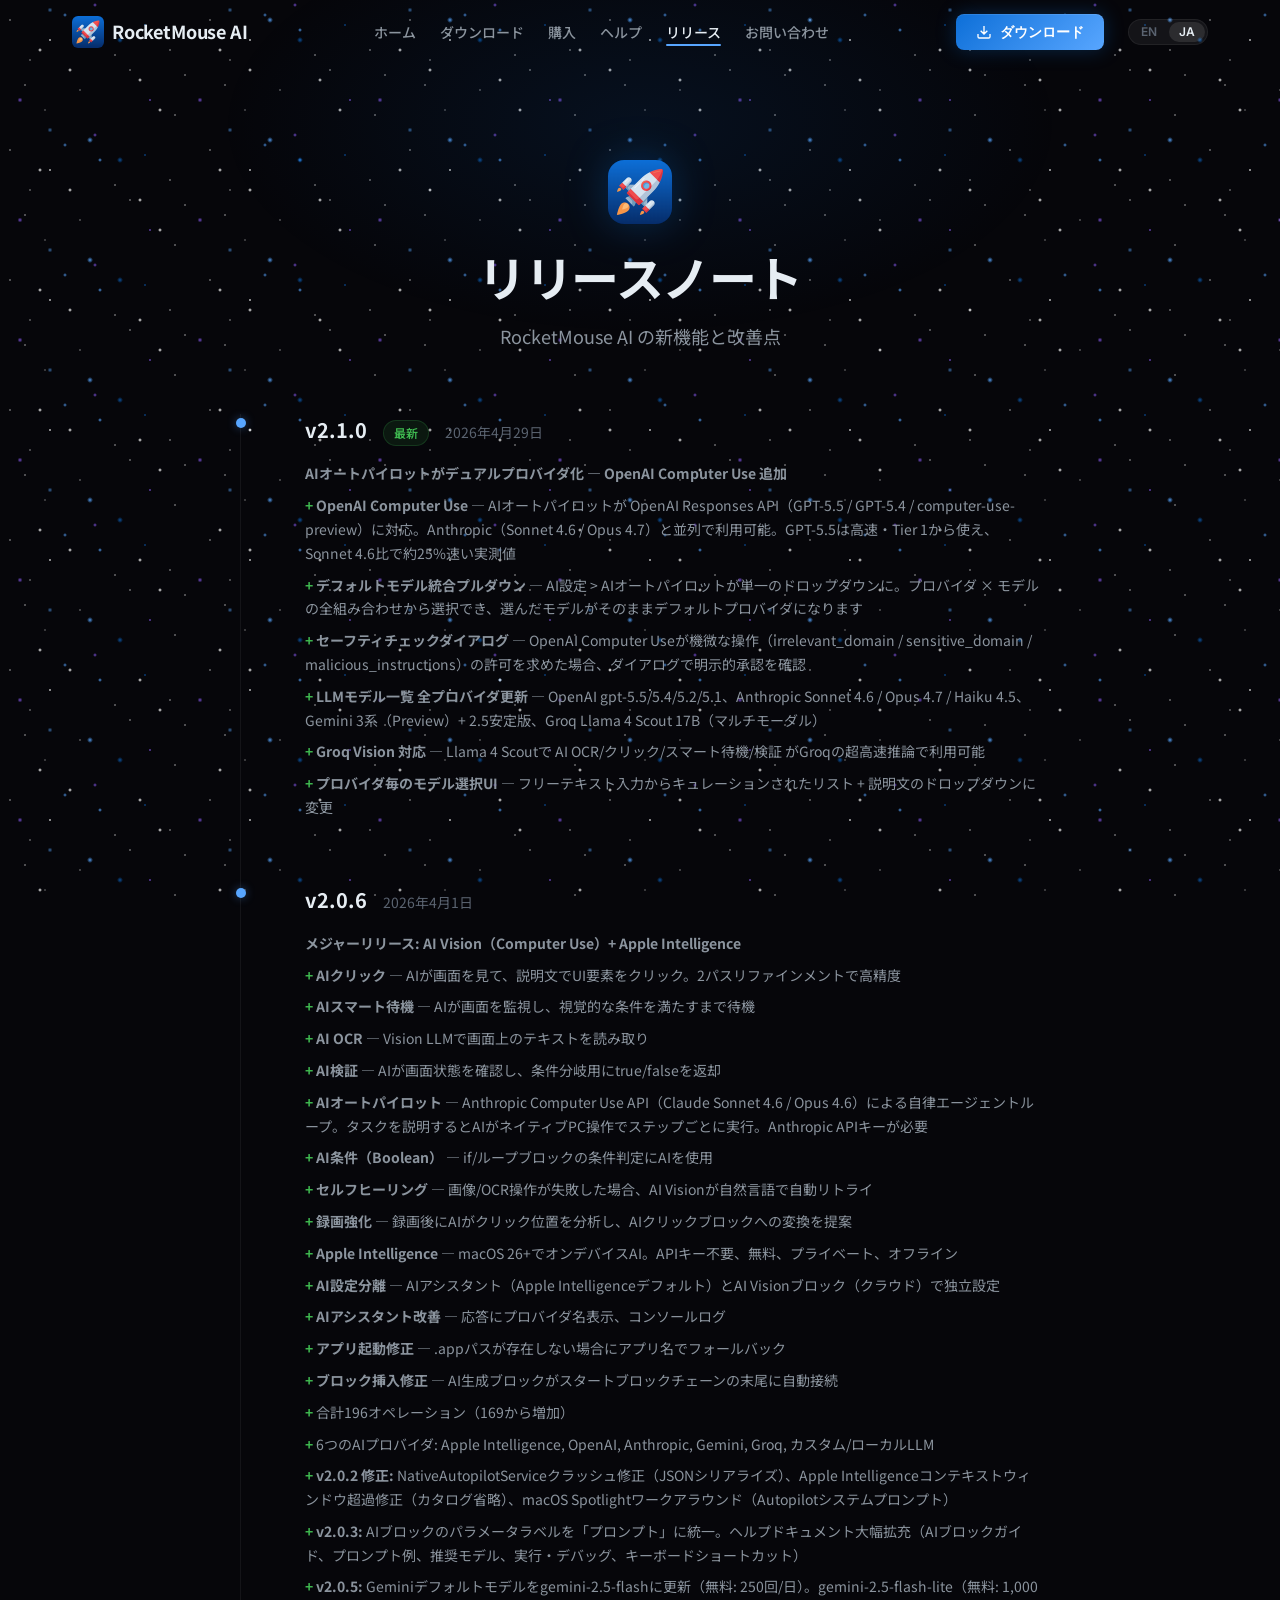
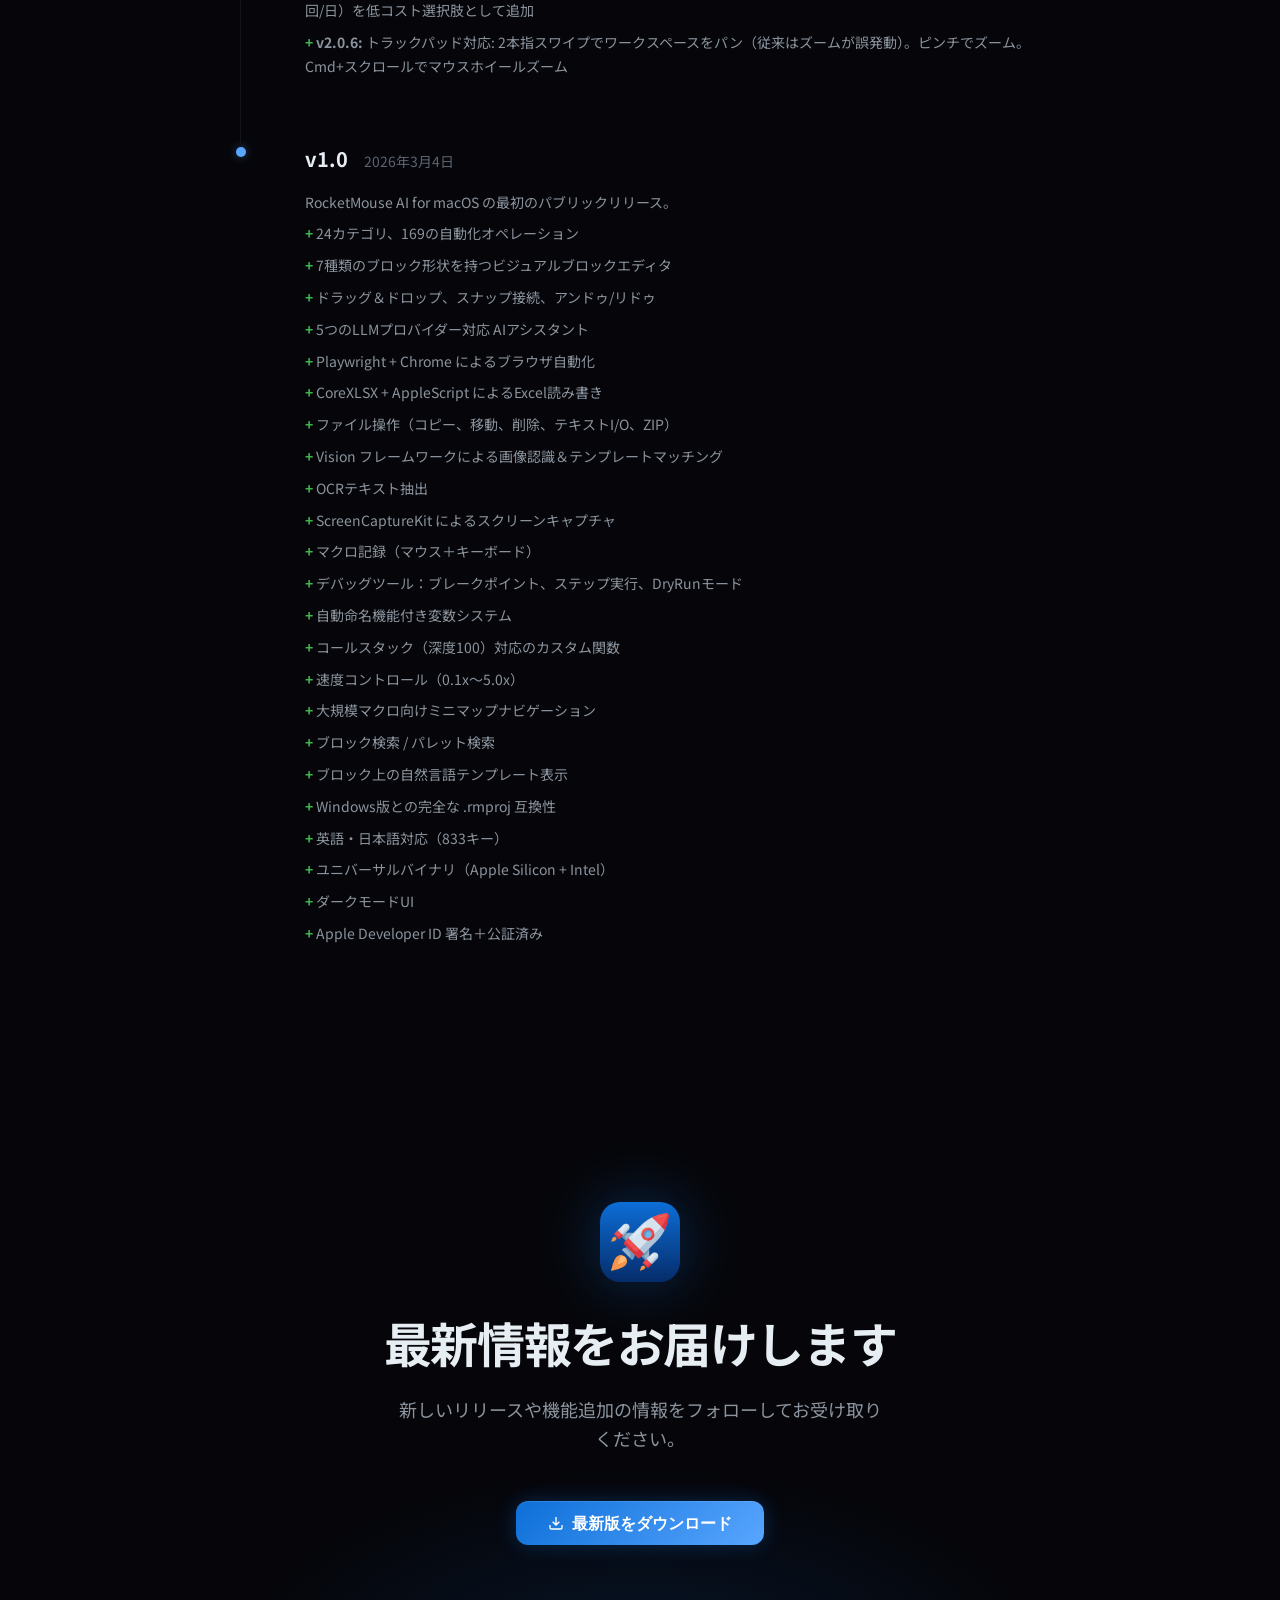
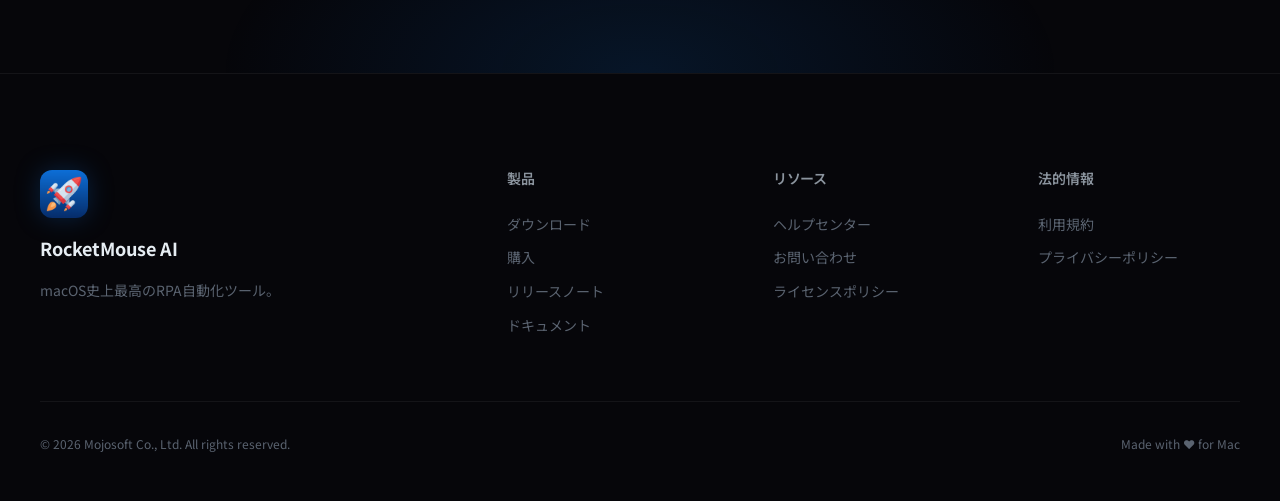
<file: ja/releases.html>
<!DOCTYPE html>
<html lang="ja">
<head>
  <meta charset="UTF-8">
  <meta name="viewport" content="width=device-width, initial-scale=1.0">
  <title>リリースノート — RocketMouse AI</title>
  <meta name="description" content="RocketMouse AI のリリースノートとバージョン履歴。各アップデートの新機能、改善点、バグ修正をご確認いただけます。">
  <meta name="theme-color" content="#06060a">
  
  
  
  <meta property="og:title" content="リリースノート — RocketMouse AI">
  <meta property="og:description" content="RocketMouse AI のリリースノートとバージョン履歴。各アップデートの新機能、改善点、バグ修正をご確認いただけます。">
  <meta property="og:type" content="website">
  <meta property="og:url" content="https://mojosoftjp.github.io/rocketmouse-mac/ja/releases.html">
  <meta property="og:image" content="https://mojosoftjp.github.io/rocketmouse-mac/images/og-image.png">
  <meta property="og:site_name" content="Mojosoft">
  <meta property="og:locale" content="ja_JP">
  <meta name="twitter:card" content="summary_large_image">
  <meta name="twitter:title" content="リリースノート — RocketMouse AI">
  <meta name="twitter:description" content="RocketMouse AI のリリースノートとバージョン履歴。各アップデートの新機能、改善点、バグ修正をご確認いただけます。">
  <meta name="twitter:image" content="https://mojosoftjp.github.io/rocketmouse-mac/images/og-image.png">
  <link rel="apple-touch-icon" href="../images/app-icon-256.png">
  <link rel="icon" type="image/png" href="../images/app-icon-128.png">
  <link rel="preconnect" href="https://fonts.googleapis.com">
  <link rel="preconnect" href="https://fonts.gstatic.com" crossorigin>
  <link href="https://fonts.googleapis.com/css2?family=Inter:wght@400;500;600;700;800&family=Noto+Sans+JP:wght@400;500;600;700;800&display=swap" rel="stylesheet">
  <link rel="stylesheet" href="../css/style.css">
  <style>body { font-family: 'Noto Sans JP', 'Inter', -apple-system, sans-serif; }</style>
  <link rel="canonical" href="https://mojosoftjp.github.io/rocketmouse-mac/ja/releases.html">
  <link rel="alternate" href="https://mojosoftjp.github.io/rocketmouse-mac/releases.html" hreflang="en">
  <link rel="alternate" href="https://mojosoftjp.github.io/rocketmouse-mac/ja/releases.html" hreflang="ja">
  <meta name="robots" content="index, follow, max-image-preview:large">
  <meta property="og:image:alt" content="リリースノート — RocketMouse AI">
  <meta name="twitter:image:alt" content="リリースノート — RocketMouse AI">
  <meta property="og:image:width" content="1200">
  <meta property="og:image:height" content="630">
</head>
<body>

  <!-- Navigation -->
  <nav class="nav" role="navigation">
    <div class="nav__inner">
      <a href="index.html" class="nav__brand">
        <img src="../images/app-icon-128.png" alt="RocketMouse AI" width="32" height="32">
        <span>RocketMouse AI</span>
      </a>
      <ul class="nav__links">
        <li><a href="index.html">ホーム</a></li>
        <li><a href="download.html">ダウンロード</a></li>
        <li><a href="pricing.html">購入</a></li>
        <li><a href="help.html">ヘルプ</a></li>
        <li><a href="releases.html" class="active">リリース</a></li>
        <li><a href="contact.html">お問い合わせ</a></li>
      </ul>
      <div class="nav__cta">
        <a href="download.html" class="btn btn--primary">
          <svg viewBox="0 0 24 24" fill="none" stroke="currentColor" stroke-width="2"><path d="M21 15v4a2 2 0 01-2 2H5a2 2 0 01-2-2v-4M7 10l5 5 5-5M12 15V3"/></svg>
          ダウンロード
        </a>
        <div class="lang-switch">
          <a href="../releases.html" class="lang-switch__btn">EN</a>
          <a href="releases.html" class="lang-switch__btn active">JA</a>
        </div>
      </div>
      <button class="nav__toggle" aria-label="メニュー切替" aria-expanded="false">
        <svg viewBox="0 0 24 24" fill="none" stroke="currentColor" stroke-width="2"><path d="M3 12h18M3 6h18M3 18h18"/></svg>
      </button>
    </div>
  </nav>


  <!-- Page Header -->
  <header class="page-header">
    <img src="../images/app-icon-128.png" alt="" class="page-header__icon reveal" width="64" height="64">
    <h1 class="page-header__title reveal">リリースノート</h1>
    <p class="page-header__desc reveal reveal-delay-1">
      RocketMouse AI の新機能と改善点
    </p>
  </header>


  <!-- Timeline -->
  <section class="section" style="padding-top: 0;">
    <div class="releases-timeline">

      <!-- v2.1.0 -->
      <div class="release-item reveal">
        <div class="release-item__header">
          <span class="release-item__version">v2.1.0</span>
          <span class="release-item__tag">最新</span>
          <span class="release-item__date">2026年4月29日</span>
        </div>
        <div class="release-item__body">
          <p><strong>AIオートパイロットがデュアルプロバイダ化 — OpenAI Computer Use 追加</strong></p>
          <ul>
            <li><strong>OpenAI Computer Use</strong> — AIオートパイロットが OpenAI Responses API（GPT-5.5 / GPT-5.4 / computer-use-preview）に対応。Anthropic（Sonnet 4.6 / Opus 4.7）と並列で利用可能。GPT-5.5は高速・Tier 1から使え、Sonnet 4.6比で約25%速い実測値</li>
            <li><strong>デフォルトモデル統合プルダウン</strong> — AI設定 &gt; AIオートパイロットが単一のドロップダウンに。プロバイダ × モデルの全組み合わせから選択でき、選んだモデルがそのままデフォルトプロバイダになります</li>
            <li><strong>セーフティチェックダイアログ</strong> — OpenAI Computer Useが機微な操作（irrelevant_domain / sensitive_domain / malicious_instructions）の許可を求めた場合、ダイアログで明示的承認を確認</li>
            <li><strong>LLMモデル一覧 全プロバイダ更新</strong> — OpenAI gpt-5.5/5.4/5.2/5.1、Anthropic Sonnet 4.6 / Opus 4.7 / Haiku 4.5、Gemini 3系（Preview）+ 2.5安定版、Groq Llama 4 Scout 17B（マルチモーダル）</li>
            <li><strong>Groq Vision 対応</strong> — Llama 4 Scoutで AI OCR/クリック/スマート待機/検証 がGroqの超高速推論で利用可能</li>
            <li><strong>プロバイダ毎のモデル選択UI</strong> — フリーテキスト入力からキュレーションされたリスト + 説明文のドロップダウンに変更</li>
          </ul>
        </div>
      </div>

      <!-- v2.0.x -->
      <div class="release-item reveal">
        <div class="release-item__header">
          <span class="release-item__version">v2.0.6</span>
          <span class="release-item__date">2026年4月1日</span>
        </div>
        <div class="release-item__body">
          <p><strong>メジャーリリース: AI Vision（Computer Use）+ Apple Intelligence</strong></p>
          <ul>
            <li><strong>AIクリック</strong> — AIが画面を見て、説明文でUI要素をクリック。2パスリファインメントで高精度</li>
            <li><strong>AIスマート待機</strong> — AIが画面を監視し、視覚的な条件を満たすまで待機</li>
            <li><strong>AI OCR</strong> — Vision LLMで画面上のテキストを読み取り</li>
            <li><strong>AI検証</strong> — AIが画面状態を確認し、条件分岐用にtrue/falseを返却</li>
            <li><strong>AIオートパイロット</strong> — Anthropic Computer Use API（Claude Sonnet 4.6 / Opus 4.6）による自律エージェントループ。タスクを説明するとAIがネイティブPC操作でステップごとに実行。Anthropic APIキーが必要</li>
            <li><strong>AI条件（Boolean）</strong> — if/ループブロックの条件判定にAIを使用</li>
            <li><strong>セルフヒーリング</strong> — 画像/OCR操作が失敗した場合、AI Visionが自然言語で自動リトライ</li>
            <li><strong>録画強化</strong> — 録画後にAIがクリック位置を分析し、AIクリックブロックへの変換を提案</li>
            <li><strong>Apple Intelligence</strong> — macOS 26+でオンデバイスAI。APIキー不要、無料、プライベート、オフライン</li>
            <li><strong>AI設定分離</strong> — AIアシスタント（Apple Intelligenceデフォルト）とAI Visionブロック（クラウド）で独立設定</li>
            <li><strong>AIアシスタント改善</strong> — 応答にプロバイダ名表示、コンソールログ</li>
            <li><strong>アプリ起動修正</strong> — .appパスが存在しない場合にアプリ名でフォールバック</li>
            <li><strong>ブロック挿入修正</strong> — AI生成ブロックがスタートブロックチェーンの末尾に自動接続</li>
            <li>合計196オペレーション（169から増加）</li>
            <li>6つのAIプロバイダ: Apple Intelligence, OpenAI, Anthropic, Gemini, Groq, カスタム/ローカルLLM</li>
            <li><strong>v2.0.2 修正:</strong> NativeAutopilotServiceクラッシュ修正（JSONシリアライズ）、Apple Intelligenceコンテキストウィンドウ超過修正（カタログ省略）、macOS Spotlightワークアラウンド（Autopilotシステムプロンプト）</li>
            <li><strong>v2.0.3:</strong> AIブロックのパラメータラベルを「プロンプト」に統一。ヘルプドキュメント大幅拡充（AIブロックガイド、プロンプト例、推奨モデル、実行・デバッグ、キーボードショートカット）</li>
            <li><strong>v2.0.5:</strong> Geminiデフォルトモデルをgemini-2.5-flashに更新（無料: 250回/日）。gemini-2.5-flash-lite（無料: 1,000回/日）を低コスト選択肢として追加</li>
            <li><strong>v2.0.6:</strong> トラックパッド対応: 2本指スワイプでワークスペースをパン（従来はズームが誤発動）。ピンチでズーム。Cmd+スクロールでマウスホイールズーム</li>
          </ul>
        </div>
      </div>

      <!-- v1.0 -->
      <div class="release-item reveal">
        <div class="release-item__header">
          <span class="release-item__version">v1.0</span>
          <span class="release-item__date">2026年3月4日</span>
        </div>
        <div class="release-item__body">
          <p>RocketMouse AI for macOS の最初のパブリックリリース。</p>
          <ul>
            <li>24カテゴリ、169の自動化オペレーション</li>
            <li>7種類のブロック形状を持つビジュアルブロックエディタ</li>
            <li>ドラッグ＆ドロップ、スナップ接続、アンドゥ/リドゥ</li>
            <li>5つのLLMプロバイダー対応 AIアシスタント</li>
            <li>Playwright + Chrome によるブラウザ自動化</li>
            <li>CoreXLSX + AppleScript によるExcel読み書き</li>
            <li>ファイル操作（コピー、移動、削除、テキストI/O、ZIP）</li>
            <li>Vision フレームワークによる画像認識＆テンプレートマッチング</li>
            <li>OCRテキスト抽出</li>
            <li>ScreenCaptureKit によるスクリーンキャプチャ</li>
            <li>マクロ記録（マウス＋キーボード）</li>
            <li>デバッグツール：ブレークポイント、ステップ実行、DryRunモード</li>
            <li>自動命名機能付き変数システム</li>
            <li>コールスタック（深度100）対応のカスタム関数</li>
            <li>速度コントロール（0.1x〜5.0x）</li>
            <li>大規模マクロ向けミニマップナビゲーション</li>
            <li>ブロック検索 / パレット検索</li>
            <li>ブロック上の自然言語テンプレート表示</li>
            <li>Windows版との完全な .rmproj 互換性</li>
            <li>英語・日本語対応（833キー）</li>
            <li>ユニバーサルバイナリ（Apple Silicon + Intel）</li>
            <li>ダークモードUI</li>
            <li>Apple Developer ID 署名＋公証済み</li>
          </ul>
        </div>
      </div>

    </div>
  </section>


  <!-- Subscribe -->
  <section class="cta-section">
    <img src="../images/app-icon.png" alt="" class="cta-icon reveal" width="80" height="80">
    <h2 class="cta__title reveal">最新情報をお届けします</h2>
    <p class="cta__desc reveal reveal-delay-1">新しいリリースや機能追加の情報をフォローしてお受け取りください。</p>
    <div class="cta__actions reveal reveal-delay-2">
      <a href="download.html" class="btn btn--primary btn--large">
        <svg viewBox="0 0 24 24" fill="none" stroke="currentColor" stroke-width="2"><path d="M21 15v4a2 2 0 01-2 2H5a2 2 0 01-2-2v-4M7 10l5 5 5-5M12 15V3"/></svg>
        最新版をダウンロード
      </a>
    </div>
  </section>


  <!-- Footer -->
  <footer class="footer">
    <div class="footer__inner">
      <div class="footer__brand">
        <img src="../images/app-icon-128.png" alt="RocketMouse AI" class="footer__brand-icon" width="48" height="48">
        <div class="footer__brand-name">
          RocketMouse AI
        </div>
        <p class="footer__brand-desc">macOS史上最高のRPA自動化ツール。</p>
      </div>
      <div>
        <h4 class="footer__col-title">製品</h4>
        <ul class="footer__links">
          <li><a href="download.html">ダウンロード</a></li>
          <li><a href="pricing.html">購入</a></li>
          <li><a href="releases.html">リリースノート</a></li>
          <li><a href="help.html">ドキュメント</a></li>
        </ul>
      </div>
      <div>
        <h4 class="footer__col-title">リソース</h4>
        <ul class="footer__links">
          <li><a href="help.html">ヘルプセンター</a></li>
          <li><a href="contact.html">お問い合わせ</a></li>
          <li><a href="license.html">ライセンスポリシー</a></li>
        </ul>
      </div>
      <div>
        <h4 class="footer__col-title">法的情報</h4>
        <ul class="footer__links">
          <li><a href="license.html">利用規約</a></li>
          <li><a href="license.html">プライバシーポリシー</a></li>
        </ul>
      </div>
    </div>
    <div class="footer__bottom">
      <span>&copy; 2026 <a href="https://mojosoft.biz/" target="_blank" rel="noopener">Mojosoft Co., Ltd.</a> All rights reserved.</span>
      <span>Made with &#x2764; for Mac</span>
    </div>
  </footer>

  <script src="../js/main.js"></script>
</body>
</html>
</file>
<file: css/style.css>
/* ============================================================
   RocketMouse AI — Design System
   Inspired by Linear, Raycast, Arc Browser
   Dark-first, cinematic, modern SaaS aesthetic
   ============================================================ */

/* --- Custom Properties --- */
:root {
  /* Backgrounds */
  --bg-primary: #06060a;
  --bg-secondary: #0d0d14;
  --bg-surface: #111119;
  --bg-card: #15151f;
  --bg-card-hover: #1a1a26;
  --bg-elevated: #1e1e2c;

  /* Borders */
  --border-subtle: rgba(255, 255, 255, 0.06);
  --border-default: rgba(255, 255, 255, 0.1);
  --border-hover: rgba(255, 255, 255, 0.15);
  --border-accent: rgba(88, 166, 255, 0.3);

  /* Text */
  --text-primary: #e6edf3;
  --text-secondary: #8b949e;
  --text-tertiary: #5a6370;
  --text-inverse: #06060a;

  /* Accent Colors */
  --accent-blue: #58a6ff;
  --accent-blue-dim: #1f6feb;
  --accent-blue-bright: #79c0ff;
  --accent-purple: #8b5cf6;
  --accent-purple-dim: #6d3fbf;
  --accent-green: #3fb950;
  --accent-orange: #f0883e;
  --accent-pink: #f778ba;
  --accent-cyan: #39d2c0;

  /* Gradients */
  --gradient-hero: linear-gradient(135deg, #0d6fd8 0%, #4f46e5 50%, #7c3aed 100%);
  --gradient-blue: linear-gradient(135deg, #0d6fd8, #58a6ff);
  --gradient-purple: linear-gradient(135deg, #6d3fbf, #8b5cf6);
  --gradient-mesh: radial-gradient(ellipse at 20% 50%, rgba(13, 111, 216, 0.15) 0%, transparent 50%),
                   radial-gradient(ellipse at 80% 20%, rgba(139, 92, 246, 0.1) 0%, transparent 50%),
                   radial-gradient(ellipse at 50% 80%, rgba(88, 166, 255, 0.08) 0%, transparent 50%);

  /* Spacing */
  --space-xs: 0.25rem;
  --space-sm: 0.5rem;
  --space-md: 1rem;
  --space-lg: 1.5rem;
  --space-xl: 2rem;
  --space-2xl: 3rem;
  --space-3xl: 4rem;
  --space-4xl: 6rem;
  --space-5xl: 8rem;

  /* Typography */
  --font-sans: 'Inter', -apple-system, BlinkMacSystemFont, 'Segoe UI', system-ui, sans-serif;
  --font-mono: 'JetBrains Mono', 'SF Mono', 'Fira Code', monospace;

  --text-xs: 0.75rem;
  --text-sm: 0.875rem;
  --text-base: 1rem;
  --text-lg: 1.125rem;
  --text-xl: 1.25rem;
  --text-2xl: 1.5rem;
  --text-3xl: 1.875rem;
  --text-4xl: 2.25rem;
  --text-5xl: 3rem;
  --text-6xl: 3.75rem;
  --text-7xl: 4.5rem;
  --text-8xl: 6rem;

  /* Radius */
  --radius-sm: 6px;
  --radius-md: 8px;
  --radius-lg: 12px;
  --radius-xl: 16px;
  --radius-2xl: 24px;
  --radius-full: 9999px;

  /* Shadows */
  --shadow-sm: 0 1px 2px rgba(0, 0, 0, 0.3);
  --shadow-md: 0 4px 12px rgba(0, 0, 0, 0.4);
  --shadow-lg: 0 8px 32px rgba(0, 0, 0, 0.5);
  --shadow-xl: 0 16px 64px rgba(0, 0, 0, 0.6);
  --shadow-glow-blue: 0 0 40px rgba(88, 166, 255, 0.15);
  --shadow-glow-purple: 0 0 40px rgba(139, 92, 246, 0.15);

  /* Transitions */
  --transition-fast: 150ms cubic-bezier(0.4, 0, 0.2, 1);
  --transition-base: 250ms cubic-bezier(0.4, 0, 0.2, 1);
  --transition-slow: 400ms cubic-bezier(0.4, 0, 0.2, 1);
  --transition-spring: 500ms cubic-bezier(0.34, 1.56, 0.64, 1);

  /* Layout */
  --max-width: 1200px;
  --max-width-narrow: 800px;
  --nav-height: 64px;
}


/* --- Reset & Base --- */
*,
*::before,
*::after {
  margin: 0;
  padding: 0;
  box-sizing: border-box;
}

html {
  scroll-behavior: smooth;
  -webkit-font-smoothing: antialiased;
  -moz-osx-font-smoothing: grayscale;
  text-rendering: optimizeLegibility;
}

body {
  font-family: var(--font-sans);
  font-size: var(--text-base);
  line-height: 1.6;
  color: var(--text-primary);
  background-color: var(--bg-primary);
  overflow-x: hidden;
}

/* --- Global Star Field (all pages) --- */
body::before {
  content: '';
  position: fixed;
  top: 0;
  left: 0;
  width: 100%;
  height: 100%;
  pointer-events: none;
  z-index: 0;
  background-image:
    radial-gradient(1px 1px at 10px 20px, #fff, transparent),
    radial-gradient(1px 1px at 30px 60px, rgba(255,255,255,0.9), transparent),
    radial-gradient(1.5px 1.5px at 50px 40px, #fff, transparent),
    radial-gradient(1px 1px at 80px 90px, rgba(255,255,255,0.8), transparent),
    radial-gradient(2px 2px at 100px 30px, rgba(88,166,255,0.9), transparent),
    radial-gradient(1px 1px at 130px 70px, #fff, transparent),
    radial-gradient(1.5px 1.5px at 150px 100px, rgba(139,92,246,0.9), transparent),
    radial-gradient(1px 1px at 170px 50px, #fff, transparent),
    radial-gradient(1px 1px at 25px 85px, #fff, transparent),
    radial-gradient(2px 2px at 65px 15px, rgba(88,166,255,0.8), transparent),
    radial-gradient(1px 1px at 115px 55px, #fff, transparent),
    radial-gradient(1.5px 1.5px at 145px 25px, rgba(13,111,216,0.7), transparent),
    radial-gradient(1px 1px at 185px 75px, #fff, transparent),
    radial-gradient(1px 1px at 45px 110px, rgba(255,255,255,0.7), transparent),
    radial-gradient(2px 2px at 95px 5px, rgba(139,92,246,0.8), transparent),
    radial-gradient(1px 1px at 175px 115px, #fff, transparent);
  background-size: 200px 130px;
  animation: star-twinkle-1 3s ease-in-out infinite;
}

body::after {
  content: '';
  position: fixed;
  top: 0;
  left: 0;
  width: 100%;
  height: 100%;
  pointer-events: none;
  z-index: 0;
  background-image:
    radial-gradient(2px 2px at 40px 50px, #fff, transparent),
    radial-gradient(3px 3px at 90px 20px, rgba(88,166,255,0.9), transparent),
    radial-gradient(2px 2px at 140px 80px, #fff, transparent),
    radial-gradient(2.5px 2.5px at 20px 100px, rgba(139,92,246,0.8), transparent),
    radial-gradient(2px 2px at 70px 70px, #fff, transparent),
    radial-gradient(3px 3px at 120px 40px, rgba(13,111,216,0.7), transparent),
    radial-gradient(2px 2px at 160px 110px, #fff, transparent),
    radial-gradient(2.5px 2.5px at 50px 10px, rgba(88,166,255,0.6), transparent);
  background-size: 180px 120px;
  animation: star-twinkle-2 4s ease-in-out infinite 1s;
}

@keyframes star-twinkle-1 {
  0%, 100% { opacity: 0.5; }
  50% { opacity: 0.9; }
}

@keyframes star-twinkle-2 {
  0%, 100% { opacity: 0.4; }
  50% { opacity: 0.8; }
}

a {
  color: var(--accent-blue);
  text-decoration: none;
  transition: color var(--transition-fast);
}

a:hover {
  color: var(--accent-blue-bright);
}

img {
  max-width: 100%;
  height: auto;
  display: block;
}

h1, h2, h3, h4, h5, h6 {
  line-height: 1.2;
  font-weight: 600;
  letter-spacing: -0.02em;
}

::selection {
  background: rgba(88, 166, 255, 0.3);
  color: var(--text-primary);
}


/* --- Utilities --- */
.container {
  width: 100%;
  max-width: var(--max-width);
  margin: 0 auto;
  padding: 0 var(--space-xl);
}

.container--narrow {
  max-width: var(--max-width-narrow);
}

.text-gradient {
  background: var(--gradient-hero);
  -webkit-background-clip: text;
  -webkit-text-fill-color: transparent;
  background-clip: text;
}

.text-gradient-blue {
  background: var(--gradient-blue);
  -webkit-background-clip: text;
  -webkit-text-fill-color: transparent;
  background-clip: text;
}

.text-gradient-purple {
  background: var(--gradient-purple);
  -webkit-background-clip: text;
  -webkit-text-fill-color: transparent;
  background-clip: text;
}

.text-secondary {
  color: var(--text-secondary);
}

.text-center {
  text-align: center;
}

.visually-hidden {
  position: absolute;
  width: 1px;
  height: 1px;
  padding: 0;
  margin: -1px;
  overflow: hidden;
  clip: rect(0, 0, 0, 0);
  white-space: nowrap;
  border-width: 0;
}


/* --- Reveal Animations --- */
.reveal {
  opacity: 0;
  transform: translateY(30px);
  transition: opacity 0.7s cubic-bezier(0.16, 1, 0.3, 1),
              transform 0.7s cubic-bezier(0.16, 1, 0.3, 1);
}

.reveal.revealed {
  opacity: 1;
  transform: translateY(0);
}

.reveal-delay-1 { transition-delay: 0.1s; }
.reveal-delay-2 { transition-delay: 0.2s; }
.reveal-delay-3 { transition-delay: 0.3s; }
.reveal-delay-4 { transition-delay: 0.4s; }
.reveal-delay-5 { transition-delay: 0.5s; }

.reveal-scale {
  opacity: 0;
  transform: scale(0.95);
  transition: opacity 0.7s cubic-bezier(0.16, 1, 0.3, 1),
              transform 0.7s cubic-bezier(0.16, 1, 0.3, 1);
}

.reveal-scale.revealed {
  opacity: 1;
  transform: scale(1);
}


/* --- Navigation --- */
.nav {
  position: fixed;
  top: 0;
  left: 0;
  right: 0;
  height: var(--nav-height);
  z-index: 1000;
  transition: background var(--transition-base), border-color var(--transition-base),
              backdrop-filter var(--transition-base);
  border-bottom: 1px solid transparent;
}

.nav.scrolled {
  background: rgba(6, 6, 10, 0.8);
  backdrop-filter: blur(20px) saturate(180%);
  -webkit-backdrop-filter: blur(20px) saturate(180%);
  border-bottom-color: var(--border-subtle);
}

.nav__inner {
  display: flex;
  align-items: center;
  justify-content: space-between;
  height: 100%;
  max-width: var(--max-width);
  margin: 0 auto;
  padding: 0 var(--space-xl);
}

.nav__brand {
  display: flex;
  align-items: center;
  gap: var(--space-sm);
  font-weight: 700;
  font-size: var(--text-lg);
  color: var(--text-primary);
  text-decoration: none;
}

.nav__brand img {
  width: 32px;
  height: 32px;
  border-radius: var(--radius-sm);
}

.nav__brand span {
  letter-spacing: -0.01em;
}

.nav__links {
  display: flex;
  align-items: center;
  gap: var(--space-lg);
  list-style: none;
}

.nav__links a {
  color: var(--text-secondary);
  font-size: var(--text-sm);
  font-weight: 500;
  transition: color var(--transition-fast);
  position: relative;
}

.nav__links a:hover,
.nav__links a.active {
  color: var(--text-primary);
}

.nav__links a.active::after {
  content: '';
  position: absolute;
  bottom: -4px;
  left: 0;
  right: 0;
  height: 2px;
  background: var(--accent-blue);
  border-radius: 1px;
}

.nav__cta {
  display: flex;
  align-items: center;
  gap: var(--space-md);
}

/* Mobile menu */
.nav__toggle {
  display: none;
  background: none;
  border: none;
  color: var(--text-primary);
  cursor: pointer;
  padding: var(--space-sm);
}

.nav__toggle svg {
  width: 24px;
  height: 24px;
}


/* --- Buttons --- */
.btn {
  display: inline-flex;
  align-items: center;
  justify-content: center;
  gap: var(--space-sm);
  padding: 0.625rem 1.25rem;
  border-radius: var(--radius-md);
  font-family: var(--font-sans);
  font-size: var(--text-sm);
  font-weight: 600;
  line-height: 1;
  cursor: pointer;
  border: none;
  transition: all var(--transition-fast);
  white-space: nowrap;
  text-decoration: none;
}

.btn--primary {
  background: var(--gradient-blue);
  color: white;
  box-shadow: 0 0 20px rgba(13, 111, 216, 0.3), inset 0 1px 0 rgba(255, 255, 255, 0.1);
}

.btn--primary:hover {
  transform: translateY(-1px);
  box-shadow: 0 0 30px rgba(13, 111, 216, 0.5), inset 0 1px 0 rgba(255, 255, 255, 0.15);
  color: white;
}

.btn--secondary {
  background: rgba(255, 255, 255, 0.06);
  color: var(--text-primary);
  border: 1px solid var(--border-default);
}

.btn--secondary:hover {
  background: rgba(255, 255, 255, 0.1);
  border-color: var(--border-hover);
  color: var(--text-primary);
}

.btn--ghost {
  background: transparent;
  color: var(--text-secondary);
  padding: 0.5rem 0.75rem;
}

.btn--ghost:hover {
  color: var(--text-primary);
  background: rgba(255, 255, 255, 0.05);
}

.btn--large {
  padding: 0.875rem 2rem;
  font-size: var(--text-base);
  border-radius: var(--radius-lg);
}

.btn--icon {
  width: 40px;
  height: 40px;
  padding: 0;
  border-radius: var(--radius-md);
}

.btn svg {
  width: 16px;
  height: 16px;
  flex-shrink: 0;
}


/* --- Badge --- */
.badge {
  display: inline-flex;
  align-items: center;
  gap: 6px;
  padding: 6px 14px;
  border-radius: var(--radius-full);
  font-size: var(--text-xs);
  font-weight: 600;
  letter-spacing: 0.03em;
  text-transform: uppercase;
  border: 1px solid var(--border-accent);
  background: rgba(88, 166, 255, 0.08);
  color: var(--accent-blue);
}

.badge--purple {
  border-color: rgba(139, 92, 246, 0.3);
  background: rgba(139, 92, 246, 0.08);
  color: var(--accent-purple);
}

.badge__dot {
  width: 6px;
  height: 6px;
  border-radius: 50%;
  background: currentColor;
  animation: pulse-dot 2s ease-in-out infinite;
}

@keyframes pulse-dot {
  0%, 100% { opacity: 1; }
  50% { opacity: 0.4; }
}


/* ============================================================
   HERO SECTION
   ============================================================ */
.hero {
  position: relative;
  min-height: 100vh;
  display: flex;
  flex-direction: column;
  align-items: center;
  justify-content: center;
  padding: calc(var(--nav-height) + var(--space-4xl)) var(--space-xl) var(--space-4xl);
  overflow: hidden;
}

/* Animated gradient mesh background */
.hero__bg {
  position: absolute;
  inset: 0;
  z-index: 0;
  overflow: hidden;
}

.hero__bg::before {
  content: '';
  position: absolute;
  width: 150%;
  height: 150%;
  top: -25%;
  left: -25%;
  background:
    radial-gradient(ellipse 600px 400px at 30% 30%, rgba(13, 111, 216, 0.2) 0%, transparent 70%),
    radial-gradient(ellipse 500px 500px at 70% 60%, rgba(139, 92, 246, 0.12) 0%, transparent 70%),
    radial-gradient(ellipse 800px 300px at 50% 80%, rgba(88, 166, 255, 0.08) 0%, transparent 70%);
  animation: hero-mesh 20s ease-in-out infinite alternate;
}

@keyframes hero-mesh {
  0% { transform: translate(0, 0) rotate(0deg); }
  33% { transform: translate(2%, -1%) rotate(1deg); }
  66% { transform: translate(-1%, 2%) rotate(-0.5deg); }
  100% { transform: translate(1%, -2%) rotate(0.5deg); }
}

/* Grid overlay */
.hero__grid {
  position: absolute;
  inset: 0;
  background-image:
    linear-gradient(rgba(255, 255, 255, 0.02) 1px, transparent 1px),
    linear-gradient(90deg, rgba(255, 255, 255, 0.02) 1px, transparent 1px);
  background-size: 60px 60px;
  mask-image: radial-gradient(ellipse 80% 60% at 50% 40%, black, transparent);
  -webkit-mask-image: radial-gradient(ellipse 80% 60% at 50% 40%, black, transparent);
}

/* Stars/particles */
.hero__stars {
  position: absolute;
  inset: 0;
  overflow: hidden;
}

.star {
  position: absolute;
  width: 2px;
  height: 2px;
  background: white;
  border-radius: 50%;
  opacity: 0;
  animation: twinkle var(--duration, 3s) ease-in-out var(--delay, 0s) infinite;
}

@keyframes twinkle {
  0%, 100% { opacity: 0; transform: scale(0.5); }
  50% { opacity: var(--max-opacity, 0.6); transform: scale(1); }
}

/* Shooting Stars (WPF版準拠: 8本, グラデーション尾 + 光るヘッドドット) */
.shooting-star {
  position: absolute;
  pointer-events: none;
  height: 2px;
  border-radius: 999px;
  opacity: 0;
  z-index: 1;
}
.shooting-star::before {
  content: '';
  position: absolute;
  top: 0; right: 0;
  width: 100%; height: 100%;
  border-radius: inherit;
  background: linear-gradient(90deg, transparent 0%, rgba(16,185,129,0.3) 15%, rgba(6,182,212,0.7) 50%, #fff 100%);
}
.shooting-star::after {
  content: '';
  position: absolute;
  top: -3px; right: -2px;
  width: 8px; height: 8px;
  border-radius: 50%;
  background: #fff;
  box-shadow: 0 0 10px 4px rgba(255,255,255,0.8), 0 0 25px 8px rgba(16,185,129,0.5);
}

.shooting-star-1 { top: 3%; right: 2%; width: 200px; transform: rotate(145deg); animation: shoot1 6s ease-in infinite 0.5s; }
.shooting-star-2 { top: 18%; right: 8%; width: 160px; transform: rotate(150deg); animation: shoot2 7s ease-in infinite 2.5s; }
.shooting-star-2::before { background: linear-gradient(90deg, transparent 0%, rgba(99,102,241,0.3) 15%, rgba(6,182,212,0.7) 50%, #fff 100%); }
.shooting-star-2::after { box-shadow: 0 0 10px 4px rgba(255,255,255,0.8), 0 0 25px 8px rgba(99,102,241,0.5); }

.shooting-star-3 { top: 38%; right: 0%; width: 240px; height: 2.5px; transform: rotate(142deg); animation: shoot3 8s ease-in infinite 5s; }
.shooting-star-3::before { background: linear-gradient(90deg, transparent 0%, rgba(6,182,212,0.3) 10%, rgba(16,185,129,0.7) 45%, #fff 100%); }
.shooting-star-3::after { width: 10px; height: 10px; top: -4px; box-shadow: 0 0 12px 5px rgba(255,255,255,0.9), 0 0 30px 10px rgba(6,182,212,0.5); }

.shooting-star-4 { top: 55%; right: 5%; width: 140px; transform: rotate(148deg); animation: shoot4 9s ease-in infinite 3.8s; }
.shooting-star-4::before { background: linear-gradient(90deg, transparent 0%, rgba(99,102,241,0.3) 15%, rgba(16,185,129,0.7) 50%, #fff 100%); }
.shooting-star-4::after { box-shadow: 0 0 10px 4px rgba(255,255,255,0.8), 0 0 25px 8px rgba(16,185,129,0.5); }

.shooting-star-5 { top: 72%; right: 3%; width: 180px; transform: rotate(138deg); animation: shoot5 7.5s ease-in infinite 7s; }
.shooting-star-5::before { background: linear-gradient(90deg, transparent 0%, rgba(16,185,129,0.3) 15%, rgba(99,102,241,0.7) 50%, #fff 100%); }
.shooting-star-5::after { box-shadow: 0 0 10px 4px rgba(255,255,255,0.8), 0 0 25px 8px rgba(99,102,241,0.5); }

.shooting-star-6 { top: 12%; right: 0%; width: 220px; height: 2.5px; transform: rotate(140deg); animation: shoot6 8.5s ease-in infinite 1.5s; }
.shooting-star-6::before { background: linear-gradient(90deg, transparent 0%, rgba(167,139,250,0.3) 15%, rgba(16,185,129,0.7) 50%, #fff 100%); }
.shooting-star-6::after { width: 10px; height: 10px; top: -4px; box-shadow: 0 0 12px 5px rgba(255,255,255,0.9), 0 0 30px 10px rgba(167,139,250,0.5); }

.shooting-star-7 { top: 48%; right: 10%; width: 170px; transform: rotate(152deg); animation: shoot7 6.5s ease-in infinite 4.5s; }
.shooting-star-7::before { background: linear-gradient(90deg, transparent 0%, rgba(6,182,212,0.3) 15%, rgba(99,102,241,0.7) 50%, #fff 100%); }
.shooting-star-7::after { box-shadow: 0 0 10px 4px rgba(255,255,255,0.8), 0 0 25px 8px rgba(6,182,212,0.5); }

.shooting-star-8 { top: 82%; right: 0%; width: 260px; height: 3px; transform: rotate(136deg); animation: shoot8 10s ease-in infinite 6.5s; }
.shooting-star-8::before { background: linear-gradient(90deg, transparent 0%, rgba(16,185,129,0.3) 10%, rgba(6,182,212,0.7) 45%, #fff 100%); }
.shooting-star-8::after { width: 12px; height: 12px; top: -5px; box-shadow: 0 0 14px 6px rgba(255,255,255,0.9), 0 0 35px 12px rgba(16,185,129,0.5); }

@keyframes shoot1 {
  0%   { opacity: 0; transform: rotate(145deg) translateX(0); }
  2%   { opacity: 1; }
  14%  { opacity: 1; transform: rotate(145deg) translateX(1500px); }
  17%  { opacity: 0; transform: rotate(145deg) translateX(1700px); }
  100% { opacity: 0; }
}
@keyframes shoot2 {
  0%   { opacity: 0; transform: rotate(150deg) translateX(0); }
  2%   { opacity: 1; }
  12%  { opacity: 1; transform: rotate(150deg) translateX(1300px); }
  15%  { opacity: 0; transform: rotate(150deg) translateX(1500px); }
  100% { opacity: 0; }
}
@keyframes shoot3 {
  0%   { opacity: 0; transform: rotate(142deg) translateX(0); }
  2%   { opacity: 1; }
  13%  { opacity: 1; transform: rotate(142deg) translateX(1600px); }
  16%  { opacity: 0; transform: rotate(142deg) translateX(1800px); }
  100% { opacity: 0; }
}
@keyframes shoot4 {
  0%   { opacity: 0; transform: rotate(148deg) translateX(0); }
  2%   { opacity: 1; }
  11%  { opacity: 1; transform: rotate(148deg) translateX(1200px); }
  14%  { opacity: 0; transform: rotate(148deg) translateX(1400px); }
  100% { opacity: 0; }
}
@keyframes shoot5 {
  0%   { opacity: 0; transform: rotate(138deg) translateX(0); }
  2%   { opacity: 1; }
  13%  { opacity: 1; transform: rotate(138deg) translateX(1400px); }
  16%  { opacity: 0; transform: rotate(138deg) translateX(1600px); }
  100% { opacity: 0; }
}
@keyframes shoot6 {
  0%   { opacity: 0; transform: rotate(140deg) translateX(0); }
  2%   { opacity: 1; }
  12%  { opacity: 1; transform: rotate(140deg) translateX(1600px); }
  15%  { opacity: 0; transform: rotate(140deg) translateX(1800px); }
  100% { opacity: 0; }
}
@keyframes shoot7 {
  0%   { opacity: 0; transform: rotate(152deg) translateX(0); }
  2%   { opacity: 1; }
  14%  { opacity: 1; transform: rotate(152deg) translateX(1300px); }
  17%  { opacity: 0; transform: rotate(152deg) translateX(1500px); }
  100% { opacity: 0; }
}
@keyframes shoot8 {
  0%   { opacity: 0; transform: rotate(136deg) translateX(0); }
  2%   { opacity: 1; }
  11%  { opacity: 1; transform: rotate(136deg) translateX(1800px); }
  14%  { opacity: 0; transform: rotate(136deg) translateX(2000px); }
  100% { opacity: 0; }
}

/* Aurora / Nebula glow in hero */
.hero__aurora {
  position: absolute;
  top: 0;
  left: 0;
  width: 100%;
  height: 100%;
  background:
    radial-gradient(ellipse 80% 50% at 20% 0%, rgba(13, 111, 216, 0.18) 0%, transparent 50%),
    radial-gradient(ellipse 60% 40% at 80% 10%, rgba(139, 92, 246, 0.12) 0%, transparent 50%),
    radial-gradient(ellipse 70% 35% at 50% 5%, rgba(88, 166, 255, 0.1) 0%, transparent 50%);
  animation: aurora-shift 8s ease-in-out infinite alternate;
  pointer-events: none;
  z-index: 0;
}

@keyframes aurora-shift {
  0% {
    opacity: 0.5;
    transform: translateY(0) scale(1);
  }
  100% {
    opacity: 1;
    transform: translateY(20px) scale(1.05);
  }
}

.hero__content {
  position: relative;
  z-index: 1;
  text-align: center;
  max-width: 900px;
  margin: 0 auto;
}

.hero__badge {
  margin-bottom: var(--space-xl);
}

.hero__title {
  font-size: clamp(var(--text-5xl), 8vw, var(--text-8xl));
  font-weight: 800;
  letter-spacing: -0.04em;
  line-height: 1.05;
  margin-bottom: var(--space-xl);
}

.hero__title .line {
  display: block;
}

.hero__subtitle {
  font-size: clamp(var(--text-lg), 2.5vw, var(--text-xl));
  color: var(--text-secondary);
  max-width: 600px;
  margin: 0 auto var(--space-2xl);
  line-height: 1.6;
}

.hero__actions {
  display: flex;
  align-items: center;
  justify-content: center;
  gap: var(--space-md);
  margin-bottom: var(--space-3xl);
}

.hero__meta {
  display: flex;
  align-items: center;
  justify-content: center;
  gap: var(--space-2xl);
  color: var(--text-tertiary);
  font-size: var(--text-sm);
}

.hero__meta-item {
  display: flex;
  align-items: center;
  gap: var(--space-sm);
}

.hero__meta-item svg {
  width: 16px;
  height: 16px;
  color: var(--text-tertiary);
}

/* Hero window mockup */
.hero__window {
  position: relative;
  z-index: 1;
  margin-top: var(--space-4xl);
  max-width: 1000px;
  margin-left: auto;
  margin-right: auto;
}

.window-frame {
  background: var(--bg-card);
  border: 1px solid var(--border-default);
  border-radius: var(--radius-xl);
  overflow: hidden;
  box-shadow: var(--shadow-xl), var(--shadow-glow-blue);
}

.window-frame__titlebar {
  display: flex;
  align-items: center;
  gap: var(--space-sm);
  padding: 12px 16px;
  background: var(--bg-elevated);
  border-bottom: 1px solid var(--border-subtle);
}

.window-dot {
  width: 12px;
  height: 12px;
  border-radius: 50%;
}

.window-dot--red { background: #ff5f57; }
.window-dot--yellow { background: #febc2e; }
.window-dot--green { background: #28c840; }

.window-frame__title {
  flex: 1;
  text-align: center;
  font-size: var(--text-xs);
  color: var(--text-tertiary);
  font-weight: 500;
}

.window-frame__body {
  padding: var(--space-xl);
  min-height: 300px;
  position: relative;
}

/* Block editor mockup */
.block-editor-mock {
  display: flex;
  gap: var(--space-lg);
}

.block-palette-mock {
  width: 200px;
  flex-shrink: 0;
  display: flex;
  flex-direction: column;
  gap: var(--space-sm);
}

.palette-category {
  padding: 8px 12px;
  border-radius: var(--radius-sm);
  font-size: var(--text-xs);
  font-weight: 600;
  color: white;
  opacity: 0.9;
}

.block-workspace-mock {
  flex: 1;
  display: flex;
  flex-direction: column;
  gap: 4px;
}

.mock-block {
  padding: 10px 16px;
  border-radius: var(--radius-sm);
  font-size: var(--text-sm);
  font-family: var(--font-sans);
  color: white;
  font-weight: 500;
  position: relative;
  box-shadow: 0 2px 4px rgba(0, 0, 0, 0.2);
}

.mock-block--indent {
  margin-left: 24px;
}

.mock-block--indent-2 {
  margin-left: 48px;
}

.mock-block input {
  background: rgba(0, 0, 0, 0.25);
  border: 1px solid rgba(255, 255, 255, 0.15);
  border-radius: 4px;
  color: white;
  font-size: var(--text-xs);
  padding: 2px 8px;
  font-family: var(--font-mono);
  width: 80px;
}

.mock-block .reporter {
  display: inline-block;
  background: rgba(0, 0, 0, 0.3);
  border: 1px solid rgba(255, 255, 255, 0.15);
  border-radius: var(--radius-full);
  padding: 1px 10px;
  font-size: var(--text-xs);
  font-family: var(--font-mono);
}

/* Screenshot placeholder */
.screenshot-placeholder {
  width: 100%;
  aspect-ratio: 16 / 10;
  background: var(--bg-secondary);
  border-radius: var(--radius-md);
  display: flex;
  align-items: center;
  justify-content: center;
  color: var(--text-tertiary);
  font-size: var(--text-sm);
  border: 1px dashed var(--border-default);
}


/* ============================================================
   SECTION STYLES
   ============================================================ */
.section {
  padding: var(--space-5xl) var(--space-xl);
  position: relative;
  z-index: 1;
}

.section--alt {
  background: var(--bg-secondary);
}

.section__header {
  text-align: center;
  max-width: 700px;
  margin: 0 auto var(--space-4xl);
}

.section__overline {
  font-size: var(--text-sm);
  font-weight: 600;
  text-transform: uppercase;
  letter-spacing: 0.08em;
  color: var(--accent-blue);
  margin-bottom: var(--space-md);
}

.section__title {
  font-size: clamp(var(--text-3xl), 4vw, var(--text-5xl));
  font-weight: 700;
  letter-spacing: -0.03em;
  margin-bottom: var(--space-lg);
}

.section__desc {
  font-size: var(--text-lg);
  color: var(--text-secondary);
  line-height: 1.7;
}

/* Divider line */
.section__divider {
  width: 100%;
  height: 1px;
  background: var(--border-subtle);
  border: none;
}


/* ============================================================
   FEATURE BENTO GRID
   ============================================================ */
.bento-grid {
  display: grid;
  grid-template-columns: repeat(3, 1fr);
  gap: var(--space-lg);
  max-width: var(--max-width);
  margin: 0 auto;
}

.bento-card {
  background: var(--bg-card);
  border: 1px solid var(--border-subtle);
  border-radius: var(--radius-xl);
  padding: var(--space-2xl);
  transition: all var(--transition-base);
  position: relative;
  overflow: hidden;
}

.bento-card::before {
  content: '';
  position: absolute;
  inset: 0;
  border-radius: inherit;
  background: radial-gradient(600px circle at var(--mouse-x, 50%) var(--mouse-y, 50%),
    rgba(88, 166, 255, 0.06), transparent 40%);
  opacity: 0;
  transition: opacity var(--transition-base);
}

.bento-card:hover {
  border-color: var(--border-hover);
  transform: translateY(-2px);
}

.bento-card:hover::before {
  opacity: 1;
}

.bento-card--wide {
  grid-column: span 2;
}

.bento-card--tall {
  grid-row: span 2;
}

.bento-card__icon {
  width: 48px;
  height: 48px;
  border-radius: var(--radius-lg);
  display: flex;
  align-items: center;
  justify-content: center;
  margin-bottom: var(--space-lg);
  font-size: 24px;
}

.bento-card__icon--blue {
  background: rgba(88, 166, 255, 0.1);
  color: var(--accent-blue);
}

.bento-card__icon--purple {
  background: rgba(139, 92, 246, 0.1);
  color: var(--accent-purple);
}

.bento-card__icon--green {
  background: rgba(63, 185, 80, 0.1);
  color: var(--accent-green);
}

.bento-card__icon--orange {
  background: rgba(240, 136, 62, 0.1);
  color: var(--accent-orange);
}

.bento-card__icon--pink {
  background: rgba(247, 120, 186, 0.1);
  color: var(--accent-pink);
}

.bento-card__icon--cyan {
  background: rgba(57, 210, 192, 0.1);
  color: var(--accent-cyan);
}

.bento-card__title {
  font-size: var(--text-xl);
  font-weight: 600;
  margin-bottom: var(--space-sm);
  letter-spacing: -0.01em;
}

.bento-card__desc {
  font-size: var(--text-sm);
  color: var(--text-secondary);
  line-height: 1.6;
}

.bento-card__visual {
  margin-top: var(--space-xl);
  border-radius: var(--radius-md);
  overflow: hidden;
}


/* ============================================================
   STATS BAR
   ============================================================ */
.stats-bar {
  display: flex;
  align-items: center;
  justify-content: center;
  gap: var(--space-4xl);
  padding: var(--space-3xl) var(--space-xl);
  border-top: 1px solid var(--border-subtle);
  border-bottom: 1px solid var(--border-subtle);
}

.stat {
  text-align: center;
}

.stat__number {
  font-size: var(--text-4xl);
  font-weight: 800;
  letter-spacing: -0.03em;
  margin-bottom: var(--space-xs);
}

.stat__label {
  font-size: var(--text-sm);
  color: var(--text-secondary);
  font-weight: 500;
}


/* ============================================================
   AI SECTION (Purple themed)
   ============================================================ */
.ai-section {
  position: relative;
  overflow: hidden;
}

.ai-section::before {
  content: '';
  position: absolute;
  inset: 0;
  background:
    radial-gradient(ellipse 600px 400px at 30% 50%, rgba(139, 92, 246, 0.08) 0%, transparent 70%),
    radial-gradient(ellipse 400px 400px at 70% 30%, rgba(88, 166, 255, 0.05) 0%, transparent 70%);
}

.ai-features {
  display: grid;
  grid-template-columns: repeat(3, 1fr);
  gap: var(--space-lg);
  max-width: var(--max-width);
  margin: 0 auto;
  position: relative;
}

.ai-card {
  background: rgba(139, 92, 246, 0.05);
  border: 1px solid rgba(139, 92, 246, 0.15);
  border-radius: var(--radius-xl);
  padding: var(--space-2xl);
  transition: all var(--transition-base);
}

.ai-card:hover {
  background: rgba(139, 92, 246, 0.08);
  border-color: rgba(139, 92, 246, 0.25);
  transform: translateY(-2px);
}

.ai-card__icon {
  font-size: 32px;
  margin-bottom: var(--space-lg);
}

.ai-card__title {
  font-size: var(--text-xl);
  font-weight: 600;
  margin-bottom: var(--space-sm);
}

.ai-card__desc {
  font-size: var(--text-sm);
  color: var(--text-secondary);
  line-height: 1.6;
}

.ai-providers {
  display: flex;
  align-items: center;
  justify-content: center;
  gap: var(--space-2xl);
  margin-top: var(--space-3xl);
  flex-wrap: wrap;
  position: relative;
}

.ai-provider {
  display: flex;
  align-items: center;
  gap: var(--space-sm);
  color: var(--text-tertiary);
  font-size: var(--text-sm);
  font-weight: 500;
  transition: color var(--transition-fast);
}

.ai-provider:hover {
  color: var(--text-secondary);
}

.ai-provider svg,
.ai-provider img {
  width: 20px;
  height: 20px;
  opacity: 0.5;
}


/* ============================================================
   BLOCK SHAPES SHOWCASE
   ============================================================ */
.shapes-showcase {
  display: grid;
  grid-template-columns: repeat(auto-fit, minmax(140px, 1fr));
  gap: var(--space-md);
  max-width: var(--max-width);
  margin: 0 auto;
}

.shape-item {
  background: var(--bg-card);
  border: 1px solid var(--border-subtle);
  border-radius: var(--radius-lg);
  padding: var(--space-xl);
  text-align: center;
  transition: all var(--transition-base);
}

.shape-item:hover {
  border-color: var(--border-hover);
  transform: translateY(-2px);
}

.shape-item__visual {
  height: 60px;
  display: flex;
  align-items: center;
  justify-content: center;
  margin-bottom: var(--space-md);
}

.shape-item__name {
  font-size: var(--text-sm);
  font-weight: 600;
}

.shape-item__desc {
  font-size: var(--text-xs);
  color: var(--text-tertiary);
  margin-top: var(--space-xs);
}


/* ============================================================
   CATEGORY GRID
   ============================================================ */
.category-grid {
  display: grid;
  grid-template-columns: repeat(auto-fill, minmax(200px, 1fr));
  gap: var(--space-md);
  max-width: var(--max-width);
  margin: 0 auto;
}

.category-item {
  background: var(--bg-card);
  border: 1px solid var(--border-subtle);
  border-radius: var(--radius-lg);
  padding: var(--space-lg);
  display: flex;
  align-items: center;
  gap: var(--space-md);
  transition: all var(--transition-base);
}

.category-item:hover {
  border-color: var(--border-hover);
  background: var(--bg-card-hover);
}

.category-item__color {
  width: 4px;
  height: 32px;
  border-radius: 2px;
  flex-shrink: 0;
}

.category-item__info {
  flex: 1;
  min-width: 0;
}

.category-item__name {
  font-size: var(--text-sm);
  font-weight: 600;
}

.category-item__count {
  font-size: var(--text-xs);
  color: var(--text-tertiary);
}


/* ============================================================
   CTA SECTION
   ============================================================ */
.cta-section {
  position: relative;
  z-index: 1;
  padding: var(--space-5xl) var(--space-xl);
  text-align: center;
  overflow: hidden;
}

.cta-section::before {
  content: '';
  position: absolute;
  inset: 0;
  background:
    radial-gradient(ellipse 600px 300px at 50% 100%, rgba(13, 111, 216, 0.15) 0%, transparent 70%);
}

.cta__title {
  font-size: clamp(var(--text-3xl), 5vw, var(--text-5xl));
  font-weight: 700;
  letter-spacing: -0.03em;
  margin-bottom: var(--space-lg);
  position: relative;
}

.cta__desc {
  font-size: var(--text-lg);
  color: var(--text-secondary);
  max-width: 500px;
  margin: 0 auto var(--space-2xl);
  position: relative;
}

.cta__actions {
  display: flex;
  align-items: center;
  justify-content: center;
  gap: var(--space-md);
  position: relative;
}


/* ============================================================
   COMPARISON TABLE (RPA vs Computer Use vs RocketMouse)
   ============================================================ */
.comparison-table {
  width: 100%;
  max-width: 900px;
  margin: 0 auto;
  border-collapse: collapse;
  font-size: var(--text-sm);
}
.comparison-table th,
.comparison-table td {
  padding: 12px 16px;
  text-align: center;
  border-bottom: 1px solid var(--border-subtle);
}
.comparison-table th {
  color: var(--text-secondary);
  font-weight: 600;
  font-size: var(--text-xs);
  text-transform: uppercase;
  letter-spacing: 0.05em;
}
.comparison-table th:first-child,
.comparison-table td:first-child {
  text-align: left;
  color: var(--text-primary);
  font-weight: 500;
}
.comparison-table td {
  color: var(--text-secondary);
}
.comparison-table .highlight-col {
  background: linear-gradient(180deg, rgba(167, 139, 250, 0.08) 0%, rgba(167, 139, 250, 0.03) 100%);
  color: var(--text-primary);
  font-weight: 500;
}
.comparison-table .highlight-col-header {
  background: linear-gradient(180deg, rgba(167, 139, 250, 0.15) 0%, rgba(167, 139, 250, 0.05) 100%);
  color: var(--accent-purple);
  font-weight: 700;
  font-size: var(--text-sm);
}
.comparison-table .check {
  color: #10B981;
}
.comparison-table .cross {
  color: #EF4444;
  opacity: 0.6;
}
.comparison-table .partial {
  color: #F59E0B;
}
.comparison-table-wrapper {
  overflow-x: auto;
  -webkit-overflow-scrolling: touch;
}
@media (max-width: 640px) {
  .comparison-table {
    font-size: 11px;
    min-width: 500px;
  }
  .comparison-table th,
  .comparison-table td {
    padding: 8px 6px;
  }
}


/* ============================================================
   FOOTER
   ============================================================ */
.footer {
  position: relative;
  z-index: 1;
  border-top: 1px solid var(--border-subtle);
  padding: var(--space-4xl) var(--space-xl) var(--space-2xl);
}

.footer__inner {
  max-width: var(--max-width);
  margin: 0 auto;
  display: grid;
  grid-template-columns: 2fr repeat(3, 1fr);
  gap: var(--space-3xl);
}

.footer__brand {
  display: flex;
  flex-direction: column;
  gap: var(--space-md);
}

.footer__brand-name {
  display: flex;
  align-items: center;
  gap: var(--space-sm);
  font-weight: 700;
  font-size: var(--text-lg);
}

.footer__brand-name img {
  width: 28px;
  height: 28px;
  border-radius: var(--radius-sm);
}

.footer__brand-desc {
  font-size: var(--text-sm);
  color: var(--text-tertiary);
  line-height: 1.6;
  max-width: 280px;
}

.footer__col-title {
  font-size: var(--text-sm);
  font-weight: 600;
  margin-bottom: var(--space-lg);
  color: var(--text-secondary);
}

.footer__links {
  list-style: none;
  display: flex;
  flex-direction: column;
  gap: var(--space-sm);
}

.footer__links a {
  font-size: var(--text-sm);
  color: var(--text-tertiary);
  transition: color var(--transition-fast);
}

.footer__links a:hover {
  color: var(--text-primary);
}

.footer__bottom {
  max-width: var(--max-width);
  margin: var(--space-3xl) auto 0;
  padding-top: var(--space-xl);
  border-top: 1px solid var(--border-subtle);
  display: flex;
  align-items: center;
  justify-content: space-between;
  font-size: var(--text-xs);
  color: var(--text-tertiary);
}
.footer__bottom a {
  color: var(--text-tertiary);
  text-decoration: none;
  transition: color .2s;
}
.footer__bottom a:hover {
  color: var(--text-secondary);
}
.footer__bottom-link {
  color: inherit;
  text-decoration: none;
  transition: color .2s;
}
.footer__bottom-link:hover {
  color: var(--text-secondary);
}


/* ============================================================
   PRICING PAGE
   ============================================================ */
.pricing-grid {
  display: grid;
  grid-template-columns: repeat(3, 1fr);
  gap: var(--space-lg);
  max-width: 960px;
  margin: 0 auto;
}

.pricing-card {
  background: var(--bg-card);
  border: 1px solid var(--border-subtle);
  border-radius: var(--radius-xl);
  padding: var(--space-2xl);
  position: relative;
  transition: all var(--transition-base);
}

.pricing-card--featured {
  border-color: var(--accent-blue-dim);
  box-shadow: var(--shadow-glow-blue);
}

.pricing-card--featured::before {
  content: '';
  position: absolute;
  inset: -1px;
  border-radius: var(--radius-xl);
  padding: 1px;
  background: var(--gradient-blue);
  mask: linear-gradient(#fff 0 0) content-box, linear-gradient(#fff 0 0);
  mask-composite: exclude;
  -webkit-mask: linear-gradient(#fff 0 0) content-box, linear-gradient(#fff 0 0);
  -webkit-mask-composite: xor;
  pointer-events: none;
}

.pricing-card:hover {
  transform: translateY(-4px);
}

.pricing-card__badge {
  position: absolute;
  top: -12px;
  left: 50%;
  transform: translateX(-50%);
  background: var(--gradient-blue);
  color: white;
  padding: 4px 16px;
  border-radius: var(--radius-full);
  font-size: var(--text-xs);
  font-weight: 700;
  text-transform: uppercase;
  letter-spacing: 0.05em;
}

.pricing-card__name {
  font-size: var(--text-xl);
  font-weight: 700;
  margin-bottom: var(--space-sm);
}

.pricing-card__price {
  font-size: var(--text-4xl);
  font-weight: 800;
  letter-spacing: -0.03em;
  margin-bottom: var(--space-xs);
}

.pricing-card__price span {
  font-size: var(--text-base);
  font-weight: 500;
  color: var(--text-secondary);
}

.pricing-card__desc {
  font-size: var(--text-sm);
  color: var(--text-secondary);
  margin-bottom: var(--space-xl);
}

.pricing-card__features {
  list-style: none;
  display: flex;
  flex-direction: column;
  gap: var(--space-sm);
  margin-bottom: var(--space-xl);
}

.pricing-card__features li {
  display: flex;
  align-items: center;
  gap: var(--space-sm);
  font-size: var(--text-sm);
  color: var(--text-secondary);
}

.pricing-card__features li svg {
  width: 16px;
  height: 16px;
  color: var(--accent-green);
  flex-shrink: 0;
}

.pricing-card .btn {
  width: 100%;
}


/* ============================================================
   DOWNLOAD PAGE
   ============================================================ */
.download-hero {
  text-align: center;
  padding: calc(var(--nav-height) + var(--space-4xl)) var(--space-xl) var(--space-3xl);
}

.download-hero__icon {
  width: 128px;
  height: 128px;
  margin: 0 auto var(--space-xl);
  border-radius: 28px;
  box-shadow: var(--shadow-lg);
}

.download-hero__version {
  font-size: var(--text-sm);
  color: var(--text-tertiary);
  margin-top: var(--space-md);
}

.requirements-grid {
  display: grid;
  grid-template-columns: repeat(2, 1fr);
  gap: var(--space-lg);
  max-width: var(--max-width-narrow);
  margin: 0 auto;
}

.requirement-card {
  background: var(--bg-card);
  border: 1px solid var(--border-subtle);
  border-radius: var(--radius-lg);
  padding: var(--space-xl);
}

.requirement-card__label {
  font-size: var(--text-xs);
  color: var(--text-tertiary);
  text-transform: uppercase;
  letter-spacing: 0.05em;
  font-weight: 600;
  margin-bottom: var(--space-sm);
}

.requirement-card__value {
  font-size: var(--text-base);
  font-weight: 600;
}

.permissions-list {
  max-width: var(--max-width-narrow);
  margin: 0 auto;
  display: flex;
  flex-direction: column;
  gap: var(--space-md);
}

.permission-item {
  background: var(--bg-card);
  border: 1px solid var(--border-subtle);
  border-radius: var(--radius-lg);
  padding: var(--space-xl);
  display: flex;
  gap: var(--space-lg);
  align-items: flex-start;
}

.permission-item__icon {
  width: 40px;
  height: 40px;
  border-radius: var(--radius-md);
  display: flex;
  align-items: center;
  justify-content: center;
  flex-shrink: 0;
  font-size: 20px;
  background: rgba(88, 166, 255, 0.1);
}

.permission-item__title {
  font-size: var(--text-base);
  font-weight: 600;
  margin-bottom: var(--space-xs);
}

.permission-item__desc {
  font-size: var(--text-sm);
  color: var(--text-secondary);
}

/* Install steps */
.install-steps {
  max-width: var(--max-width-narrow);
  margin: 0 auto;
  display: flex;
  flex-direction: column;
  gap: var(--space-lg);
}

.install-step {
  display: flex;
  gap: var(--space-lg);
  align-items: flex-start;
}

.install-step__number {
  width: 36px;
  height: 36px;
  border-radius: 50%;
  background: rgba(88, 166, 255, 0.1);
  border: 1px solid rgba(88, 166, 255, 0.2);
  color: var(--accent-blue);
  display: flex;
  align-items: center;
  justify-content: center;
  font-weight: 700;
  font-size: var(--text-sm);
  flex-shrink: 0;
}

.install-step__content h4 {
  font-size: var(--text-base);
  font-weight: 600;
  margin-bottom: var(--space-xs);
}

.install-step__content p {
  font-size: var(--text-sm);
  color: var(--text-secondary);
}


/* ============================================================
   HELP PAGE
   ============================================================ */
.help-grid {
  display: grid;
  grid-template-columns: repeat(auto-fill, minmax(280px, 1fr));
  gap: var(--space-lg);
  max-width: var(--max-width);
  margin: 0 auto;
}

.help-card {
  background: var(--bg-card);
  border: 1px solid var(--border-subtle);
  border-radius: var(--radius-lg);
  padding: var(--space-xl);
  transition: all var(--transition-base);
  text-decoration: none;
  color: inherit;
  display: block;
}

.help-card:hover {
  border-color: var(--border-hover);
  background: var(--bg-card-hover);
  transform: translateY(-2px);
  color: inherit;
}

.help-card__icon {
  font-size: 28px;
  margin-bottom: var(--space-md);
}

.help-card__title {
  font-size: var(--text-base);
  font-weight: 600;
  margin-bottom: var(--space-sm);
}

.help-card__desc {
  font-size: var(--text-sm);
  color: var(--text-secondary);
}

.help-card__count {
  margin-top: var(--space-md);
  font-size: var(--text-xs);
  color: var(--text-tertiary);
  font-weight: 500;
}


/* ============================================================
   CONTACT PAGE
   ============================================================ */
.contact-grid {
  display: grid;
  grid-template-columns: 1fr 1fr;
  gap: var(--space-3xl);
  max-width: var(--max-width-narrow);
  margin: 0 auto;
}

.contact-form {
  display: flex;
  flex-direction: column;
  gap: var(--space-lg);
}

.form-group {
  display: flex;
  flex-direction: column;
  gap: var(--space-sm);
}

.form-group label {
  font-size: var(--text-sm);
  font-weight: 600;
  color: var(--text-secondary);
}

.form-group input,
.form-group textarea,
.form-group select {
  background: var(--bg-card);
  border: 1px solid var(--border-default);
  border-radius: var(--radius-md);
  padding: 10px 14px;
  font-family: var(--font-sans);
  font-size: var(--text-sm);
  color: var(--text-primary);
  transition: border-color var(--transition-fast);
  outline: none;
}

.form-group input:focus,
.form-group textarea:focus,
.form-group select:focus {
  border-color: var(--accent-blue);
  box-shadow: 0 0 0 3px rgba(88, 166, 255, 0.1);
}

.form-group textarea {
  min-height: 120px;
  resize: vertical;
}

.faq-list {
  display: flex;
  flex-direction: column;
  gap: var(--space-md);
}

.faq-item {
  background: var(--bg-card);
  border: 1px solid var(--border-subtle);
  border-radius: var(--radius-lg);
  overflow: hidden;
}

.faq-item__question {
  width: 100%;
  background: none;
  border: none;
  padding: var(--space-lg);
  font-family: var(--font-sans);
  font-size: var(--text-sm);
  font-weight: 600;
  color: var(--text-primary);
  text-align: left;
  cursor: pointer;
  display: flex;
  align-items: center;
  justify-content: space-between;
  gap: var(--space-md);
  transition: background var(--transition-fast);
}

.faq-item__question:hover {
  background: var(--bg-card-hover);
}

.faq-item__question svg {
  width: 16px;
  height: 16px;
  color: var(--text-tertiary);
  transition: transform var(--transition-fast);
  flex-shrink: 0;
}

.faq-item.open .faq-item__question svg {
  transform: rotate(180deg);
}

.faq-item__answer {
  padding: 0 var(--space-lg);
  max-height: 0;
  overflow: hidden;
  transition: all var(--transition-base);
}

.faq-item.open .faq-item__answer {
  padding: 0 var(--space-lg) var(--space-lg);
  max-height: 500px;
}

.faq-item__answer p {
  font-size: var(--text-sm);
  color: var(--text-secondary);
  line-height: 1.6;
}


/* ============================================================
   RELEASES PAGE
   ============================================================ */
.releases-timeline {
  max-width: var(--max-width-narrow);
  margin: 0 auto;
}

.release-item {
  position: relative;
  padding-left: var(--space-3xl);
  padding-bottom: var(--space-3xl);
  border-left: 1px solid var(--border-subtle);
}

.release-item:last-child {
  border-left-color: transparent;
  padding-bottom: 0;
}

.release-item::before {
  content: '';
  position: absolute;
  left: -5px;
  top: 4px;
  width: 10px;
  height: 10px;
  border-radius: 50%;
  background: var(--accent-blue);
  box-shadow: 0 0 10px rgba(88, 166, 255, 0.4);
}

.release-item__header {
  display: flex;
  align-items: baseline;
  gap: var(--space-md);
  margin-bottom: var(--space-md);
}

.release-item__version {
  font-size: var(--text-xl);
  font-weight: 700;
}

.release-item__date {
  font-size: var(--text-sm);
  color: var(--text-tertiary);
}

.release-item__tag {
  font-size: var(--text-xs);
  font-weight: 600;
  padding: 2px 10px;
  border-radius: var(--radius-full);
  background: rgba(63, 185, 80, 0.1);
  color: var(--accent-green);
  border: 1px solid rgba(63, 185, 80, 0.2);
}

.release-item__body {
  font-size: var(--text-sm);
  color: var(--text-secondary);
  line-height: 1.7;
}

.release-item__body ul {
  list-style: none;
  display: flex;
  flex-direction: column;
  gap: var(--space-sm);
  margin-top: var(--space-sm);
}

.release-item__body li::before {
  content: '+ ';
  color: var(--accent-green);
  font-weight: 700;
}


/* ============================================================
   TABLE
   ============================================================ */
.spec-table {
  width: 100%;
  border-collapse: collapse;
  max-width: var(--max-width-narrow);
  margin: 0 auto;
}

.spec-table th,
.spec-table td {
  padding: var(--space-md) var(--space-lg);
  text-align: left;
  border-bottom: 1px solid var(--border-subtle);
  font-size: var(--text-sm);
}

.spec-table th {
  color: var(--text-tertiary);
  font-weight: 600;
  font-size: var(--text-xs);
  text-transform: uppercase;
  letter-spacing: 0.05em;
}

.spec-table td:first-child {
  color: var(--text-secondary);
  font-weight: 500;
}


/* ============================================================
   PAGE HEADER (subpages)
   ============================================================ */
.page-header {
  text-align: center;
  padding: calc(var(--nav-height) + var(--space-4xl)) var(--space-xl) var(--space-3xl);
  z-index: 1;
  position: relative;
}

.page-header::before {
  content: '';
  position: absolute;
  inset: 0;
  background: radial-gradient(ellipse 600px 300px at 50% 30%, rgba(13, 111, 216, 0.1) 0%, transparent 70%);
}

.page-header__title {
  font-size: clamp(var(--text-3xl), 5vw, var(--text-5xl));
  font-weight: 700;
  letter-spacing: -0.03em;
  margin-bottom: var(--space-md);
  position: relative;
}

.page-header__desc {
  font-size: var(--text-lg);
  color: var(--text-secondary);
  max-width: 600px;
  margin: 0 auto;
  position: relative;
}


/* ============================================================
   RESPONSIVE
   ============================================================ */
@media (max-width: 1024px) {
  .bento-grid {
    grid-template-columns: repeat(2, 1fr);
  }

  .bento-card--wide {
    grid-column: span 2;
  }

  .ai-features {
    grid-template-columns: repeat(2, 1fr);
  }

  .footer__inner {
    grid-template-columns: repeat(2, 1fr);
  }
}

@media (max-width: 768px) {
  :root {
    --space-xl: 1.25rem;
    --space-4xl: 3rem;
    --space-5xl: 4rem;
  }

  .nav__links {
    display: none;
  }

  .nav__toggle {
    display: block;
  }

  .nav__links.open {
    display: flex;
    flex-direction: column;
    position: absolute;
    top: var(--nav-height);
    left: 0;
    right: 0;
    background: rgba(6, 6, 10, 0.95);
    backdrop-filter: blur(20px);
    padding: var(--space-xl);
    border-bottom: 1px solid var(--border-subtle);
  }

  .bento-grid {
    grid-template-columns: 1fr;
  }

  .bento-card--wide {
    grid-column: span 1;
  }

  .ai-features {
    grid-template-columns: 1fr;
  }

  .pricing-grid {
    grid-template-columns: 1fr;
    max-width: 400px;
  }

  .stats-bar {
    flex-direction: column;
    gap: var(--space-xl);
  }

  .hero__actions {
    flex-direction: column;
  }

  .hero__meta {
    flex-direction: column;
    gap: var(--space-md);
  }

  .footer__inner {
    grid-template-columns: 1fr;
    gap: var(--space-xl);
  }

  .contact-grid {
    grid-template-columns: 1fr;
  }

  .requirements-grid {
    grid-template-columns: 1fr;
  }

  .block-palette-mock {
    display: none;
  }

  .category-grid {
    grid-template-columns: repeat(auto-fill, minmax(160px, 1fr));
  }
}

@media (max-width: 480px) {
  .hero__title {
    font-size: var(--text-4xl);
  }

  .section__title {
    font-size: var(--text-3xl);
  }

  .shapes-showcase {
    grid-template-columns: repeat(2, 1fr);
  }
}


/* ============================================================
   ANIMATIONS
   ============================================================ */
@keyframes float {
  0%, 100% { transform: translateY(0px); }
  50% { transform: translateY(-10px); }
}

@keyframes shimmer {
  0% { background-position: -200% center; }
  100% { background-position: 200% center; }
}

.animate-float {
  animation: float 6s ease-in-out infinite;
}

.animate-shimmer {
  background: linear-gradient(
    90deg,
    var(--text-primary) 0%,
    var(--accent-blue-bright) 50%,
    var(--text-primary) 100%
  );
  background-size: 200% auto;
  -webkit-background-clip: text;
  -webkit-text-fill-color: transparent;
  background-clip: text;
  animation: shimmer 3s ease-in-out infinite;
}

/* Typing cursor for hero */
.typing-cursor {
  display: inline-block;
  width: 3px;
  height: 1em;
  background: var(--accent-blue);
  margin-left: 4px;
  animation: blink-cursor 1s step-end infinite;
  vertical-align: text-bottom;
}

@keyframes blink-cursor {
  0%, 100% { opacity: 1; }
  50% { opacity: 0; }
}

/* Glow line separator */
.glow-line {
  position: relative;
  z-index: 1;
  height: 1px;
  background: linear-gradient(90deg, transparent, var(--accent-blue-dim), transparent);
  border: none;
  margin: 0;
}


/* ============================================================
   HERO APP ICON (large, glowing, floating)
   ============================================================ */
.hero-icon {
  position: relative;
  display: inline-block;
  margin-bottom: var(--space-xl);
}

.hero-icon__img {
  width: 140px;
  height: 140px;
  border-radius: 32px;
  position: relative;
  z-index: 1;
  animation: float 6s ease-in-out infinite;
  filter: drop-shadow(0 0 40px rgba(13, 111, 216, 0.4))
          drop-shadow(0 0 80px rgba(13, 111, 216, 0.2));
}

.hero-icon__glow {
  position: absolute;
  inset: -30%;
  border-radius: 50%;
  background: radial-gradient(circle, rgba(13, 111, 216, 0.3) 0%, rgba(88, 166, 255, 0.1) 40%, transparent 70%);
  z-index: 0;
  animation: pulse-glow 4s ease-in-out infinite alternate;
}

@keyframes pulse-glow {
  0% { transform: scale(1); opacity: 0.7; }
  100% { transform: scale(1.15); opacity: 1; }
}

/* CTA icon */
.cta-icon {
  width: 80px;
  height: 80px;
  border-radius: 20px;
  margin: 0 auto var(--space-xl);
  position: relative;
  filter: drop-shadow(0 0 30px rgba(13, 111, 216, 0.35));
  animation: float 5s ease-in-out infinite;
}

/* Download page icon enhanced */
.download-hero__icon {
  width: 128px;
  height: 128px;
  margin: 0 auto var(--space-xl);
  border-radius: 28px;
  box-shadow: var(--shadow-lg), 0 0 60px rgba(13, 111, 216, 0.3);
  animation: float 6s ease-in-out infinite;
}

/* Page header icon */
.page-header__icon {
  width: 64px;
  height: 64px;
  border-radius: 16px;
  margin: 0 auto var(--space-lg);
  position: relative;
  filter: drop-shadow(0 0 20px rgba(13, 111, 216, 0.3));
}

/* Footer icon enhanced */
.footer__brand-icon {
  width: 48px;
  height: 48px;
  border-radius: 12px;
  filter: drop-shadow(0 0 12px rgba(13, 111, 216, 0.25));
}

/* Section background watermark icon */
.section-watermark {
  position: absolute;
  right: -5%;
  top: 50%;
  transform: translateY(-50%);
  width: 300px;
  height: 300px;
  opacity: 0.03;
  pointer-events: none;
  z-index: 0;
}


/* ============================================================
   LANGUAGE SWITCHER
   ============================================================ */
.lang-switch {
  display: flex;
  align-items: center;
  gap: 2px;
  background: rgba(255, 255, 255, 0.06);
  border: 1px solid var(--border-subtle);
  border-radius: var(--radius-full);
  padding: 2px;
  margin-left: var(--space-sm);
}

.lang-switch__btn {
  display: flex;
  align-items: center;
  justify-content: center;
  padding: 4px 10px;
  border-radius: var(--radius-full);
  font-size: var(--text-xs);
  font-weight: 600;
  color: var(--text-tertiary);
  background: transparent;
  border: none;
  cursor: pointer;
  font-family: var(--font-sans);
  transition: all var(--transition-fast);
  text-decoration: none;
  line-height: 1;
}

.lang-switch__btn:hover {
  color: var(--text-secondary);
}

.lang-switch__btn.active {
  background: rgba(255, 255, 255, 0.1);
  color: var(--text-primary);
}

@media (max-width: 768px) {
  .lang-switch {
    margin-left: 0;
  }

  .hero-icon__img {
    width: 100px;
    height: 100px;
    border-radius: 24px;
  }

  .cta-icon {
    width: 64px;
    height: 64px;
    border-radius: 16px;
  }
}
</file>
